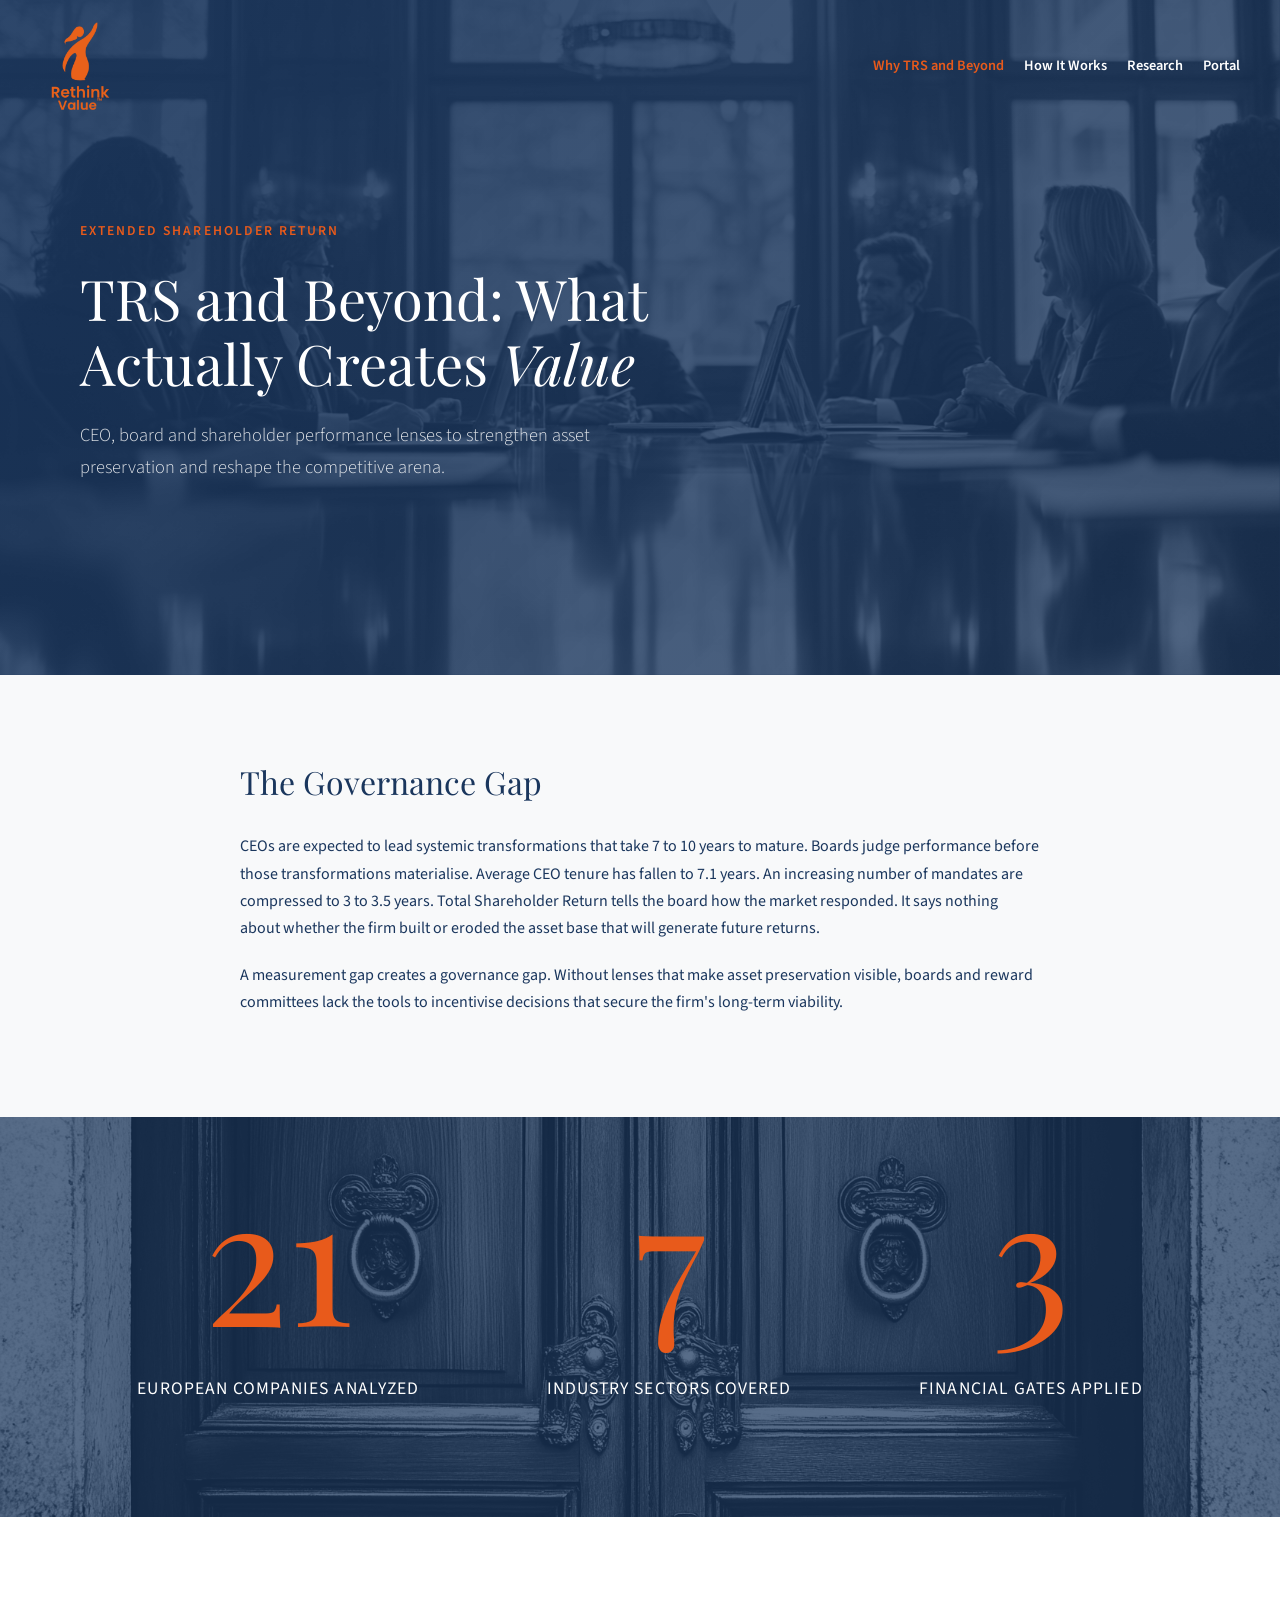
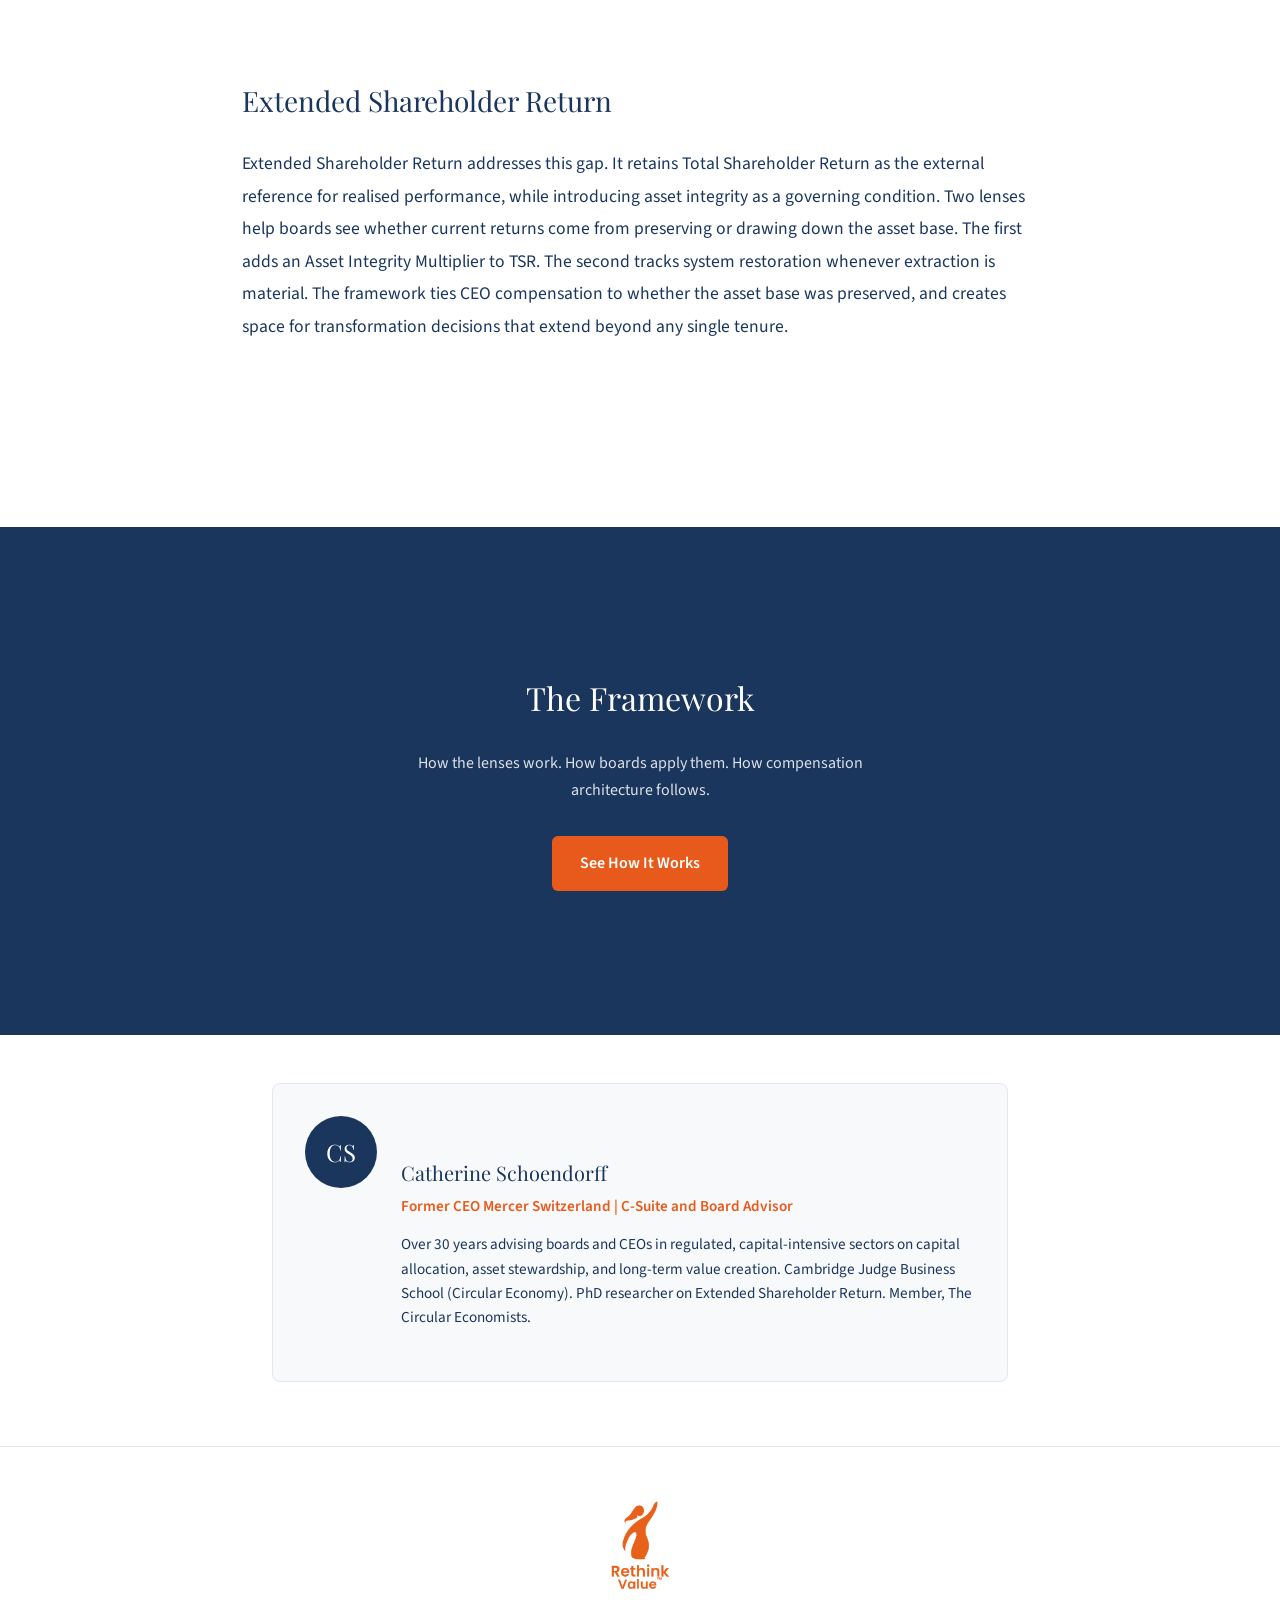
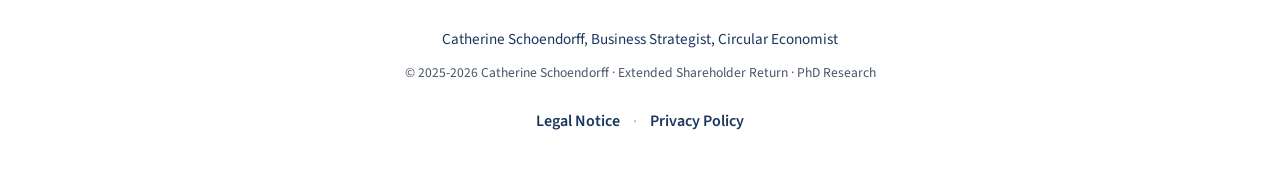
<file: index.html>
<!DOCTYPE html>
<html lang="en">
<head>
    <meta charset="UTF-8">
    <meta name="viewport" content="width=device-width, initial-scale=1.0">
    <title>Rethink Value™ | Extended Shareholder Return for CEOs and Boards</title>
    <meta name="description" content="Extended Shareholder Return metrics that tie CEO compensation to long-term asset preservation. Built for boards measuring real competitive advantage.">
    <meta name="author" content="Catherine Schoendorff">
    
    <!-- SEO: Open Graph for LinkedIn/social sharing -->
    <meta property="og:title" content="Rethink Value™ | Extended Shareholder Return for CEOs and Boards">
    <meta property="og:description" content="Extended Shareholder Return metrics that tie CEO compensation to long-term asset preservation.">
    <meta property="og:type" content="website">
    <meta property="og:url" content="https://catherineschoendorff.github.io/tr2s-formulas-website/">
    <meta property="og:image" content="https://catherineschoendorff.github.io/tr2s-formulas-website/images/u7742118559_Corporate_board_meeting_in_a_classic_Zurich_board_72cc7290-ce93-4769-8830-04294963a5be_2.png">
    
    <!-- SEO: Twitter Card -->
    <meta name="twitter:card" content="summary_large_image">
    <meta name="twitter:title" content="Rethink Value™ | Extended Shareholder Return for CEOs and Boards">
    <meta name="twitter:description" content="Extended Shareholder Return metrics that tie CEO compensation to long-term asset preservation.">
    
    <!-- SEO: Canonical URL -->
    <link rel="canonical" href="https://catherineschoendorff.github.io/tr2s-formulas-website/">
    
    <!-- SEO: Schema.org JSON-LD for E-E-A-T -->
    <script type="application/ld+json">
    {
        "@context": "https://schema.org",
        "@type": "WebSite",
        "name": "Rethink Value™",
        "description": "Extended Shareholder Return framework for CEOs and boards measuring long-term asset preservation and competitive advantage.",
        "url": "https://catherineschoendorff.github.io/tr2s-formulas-website/",
        "author": {
            "@type": "Person",
            "name": "Catherine Schoendorff",
            "jobTitle": "C-Suite and Board Advisor, Capital Stewardship",
            "description": "Former CEO of Mercer Switzerland. Over 30 years advising boards and CEOs in regulated, capital-intensive sectors on capital allocation, asset stewardship, and long-term value creation. PhD researcher on Extended Shareholder Return.",
            "sameAs": "https://www.linkedin.com/in/ceo-strategic-advisor",
            "alumniOf": [
                {
                    "@type": "EducationalOrganization",
                    "name": "Cambridge Judge Business School",
                    "department": "Circular Economy and Sustainability Strategies"
                },
                {
                    "@type": "EducationalOrganization",
                    "name": "POBS Fernstudium",
                    "department": "Doctoral Research Program, Business Administration"
                }
            ],
            "memberOf": {
                "@type": "Organization",
                "name": "The Circular Economists"
            },
            "knowsAbout": ["Capital Stewardship", "Board-Level Strategy", "Strategic Governance", "Asset Stewardship", "Regulated Environments", "CEO Compensation", "Circular Economy"]
        }
    }
    </script>
    
    <!-- Fonts -->
    <link rel="preconnect" href="https://fonts.googleapis.com">
    <link rel="preconnect" href="https://fonts.gstatic.com" crossorigin>
    <link href="https://fonts.googleapis.com/css2?family=Playfair+Display:ital,wght@0,400;0,500;1,400;1,500&family=Source+Sans+3:wght@400;600&display=swap" rel="stylesheet">
    
    <style>
        :root {
            --navy: #1a365d;
            --orange: #E85A1B;
            --white: #ffffff;
            --bg-light: #f8f9fa;
            --border: #e2e8f0;
            --text: #1a365d;
            --text-light: #4a5568;
        }

        * {
            margin: 0;
            padding: 0;
            box-sizing: border-box;
        }

        html {
            scroll-behavior: smooth;
        }

        body {
            font-family: 'Source Sans 3', sans-serif;
            color: var(--text);
            line-height: 1.7;
            background: var(--white);
        }

        /* Navigation */
        nav {
            position: fixed;
            top: 0;
            left: 0;
            right: 0;
            z-index: 100;
            padding: 1rem 2rem;
            background: transparent;
            transition: background 0.3s ease, box-shadow 0.3s ease;
        }

        nav.scrolled {
            background: var(--white);
            box-shadow: 0 2px 10px rgba(0,0,0,0.1);
        }

        .nav-inner {
            max-width: 1200px;
            margin: 0 auto;
            display: flex;
            justify-content: space-between;
            align-items: center;
        }

        .logo {
            display: flex;
            align-items: center;
            gap: 0.75rem;
            text-decoration: none;
        }

        .logo-icon {
            width: 80px;
            height: auto;
        }

        .nav-links {
            display: flex;
            list-style: none;
            gap: 1.25rem;
        }

        .nav-links a {
            text-decoration: none;
            color: var(--white);
            font-weight: 600;
            font-size: 0.9rem;
            transition: color 0.3s ease;
            white-space: nowrap;
        }

        /* Hide mobile CTA on desktop */
        .nav-cta-item {
            display: none;
        }

        nav.scrolled .nav-links a {
            color: var(--navy);
        }

        .nav-links a:hover,
        .nav-links a.active {
            color: var(--orange);
        }

        /* Hamburger Menu */
        .nav-toggle {
            display: none;
            flex-direction: column;
            justify-content: center;
            gap: 5px;
            width: 30px;
            height: 30px;
            background: none;
            border: none;
            cursor: pointer;
            padding: 0;
        }

        .nav-toggle span {
            display: block;
            width: 100%;
            height: 2px;
            background: var(--white);
            transition: all 0.3s ease;
        }

        nav.scrolled .nav-toggle span {
            background: var(--navy);
        }

        /* Hero */
        .hero {
            position: relative;
            width: 100%;
            height: 75vh;
            min-height: 500px;
            overflow: hidden;
        }

        .hero-bg {
            position: absolute;
            top: 0;
            left: 0;
            width: 100%;
            height: 100%;
            z-index: 0;
            background: #2d3748;
            overflow: hidden;
        }

        @-webkit-keyframes slowZoom {
            0%   { -webkit-transform: scale(1.0); transform: scale(1.0); }
            100% { -webkit-transform: scale(1.3); transform: scale(1.3); }
        }

        @keyframes slowZoom {
            0%   { transform: scale(1.0); }
            100% { transform: scale(1.3); }
        }

        .hero-bg img {
            width: 100%;
            height: 100%;
            object-fit: cover;
            object-position: center center;
            filter: grayscale(100%);
            -webkit-filter: grayscale(100%);
            transform-origin: center center;
            -webkit-animation: slowZoom 20s ease-in-out infinite alternate;
            animation: slowZoom 20s ease-in-out infinite alternate;
            will-change: transform;
        }

        .hero-overlay {
            position: absolute;
            top: 0;
            left: 0;
            width: 100%;
            height: 100%;
            background: linear-gradient(135deg, rgba(26,54,93,0.92) 0%, rgba(26,54,93,0.75) 100%);
            z-index: 1;
        }

        .hero-content {
            position: relative;
            z-index: 3;
            height: 100%;
            display: flex;
            flex-direction: column;
            justify-content: center;
            max-width: 700px;
            padding: 6rem 3rem 3rem;
        }

        @media (max-width: 900px) {
            .hero-content {
                justify-content: flex-start;
                padding-top: 140px;
            }
        }

        @-webkit-keyframes fadeInUp {
            0% { 
                opacity: 0; 
                -webkit-transform: translateY(30px);
                transform: translateY(30px); 
            }
            100% { 
                opacity: 1; 
                -webkit-transform: translateY(0);
                transform: translateY(0); 
            }
        }

        @keyframes fadeInUp {
            0% { 
                opacity: 0; 
                transform: translateY(30px); 
            }
            100% { 
                opacity: 1; 
                transform: translateY(0); 
            }
        }

        .hero-label {
            display: inline-block;
            font-size: 0.85rem;
            font-weight: 600;
            letter-spacing: 0.15em;
            text-transform: uppercase;
            color: var(--orange);
            margin-bottom: 1.5rem;
            opacity: 0;
            -webkit-animation: fadeInUp 1s ease forwards;
            animation: fadeInUp 1s ease forwards;
            animation-delay: 0.3s;
        }

        .hero h1 {
            font-family: 'Playfair Display', serif;
            font-size: clamp(2.5rem, 5vw, 3.5rem);
            font-weight: 400;
            line-height: 1.15;
            color: #ffffff;
            margin-bottom: 1.5rem;
            opacity: 0;
            animation: fadeInUp 1s ease-out 0.8s forwards;
        }

        .hero h1 em {
            font-style: italic;
        }

        .hero-intro {
            font-family: 'Source Sans 3', sans-serif;
            font-size: 1.15rem;
            font-weight: 300;
            line-height: 1.75;
            color: rgba(255, 255, 255, 0.85);
            max-width: 550px;
            opacity: 0;
            animation: fadeInUp 1s ease-out 1.1s forwards;
        }

        .hero-cta {
            display: flex;
            gap: 1rem;
            justify-content: center;
            flex-wrap: wrap;
        }

        .btn {
            display: inline-flex;
            align-items: center;
            gap: 0.5rem;
            padding: 0.875rem 1.75rem;
            font-family: 'Source Sans 3', sans-serif;
            font-size: 1rem;
            font-weight: 600;
            text-decoration: none;
            border-radius: 6px;
            transition: all 0.2s ease;
        }

        .btn-primary {
            background: var(--orange);
            color: var(--white);
        }

        .btn-primary:hover {
            background: #d14f15;
            transform: translateY(-2px);
        }

        .btn-secondary {
            background: transparent;
            color: var(--white);
            border: 2px solid var(--white);
        }

        .btn-secondary:hover {
            background: var(--white);
            color: var(--navy);
        }

        /* Sections */
        section {
            padding: 5rem 2rem;
        }

        .section-inner {
            max-width: 800px;
            margin: 0 auto;
        }

        .section-alt {
            background: var(--bg-light);
        }

        h2 {
            font-family: 'Playfair Display', serif;
            font-size: 2rem;
            font-weight: 400;
            color: var(--navy);
            margin-bottom: 1.5rem;
        }

        h3 {
            font-family: 'Playfair Display', serif;
            font-size: 1.5rem;
            font-weight: 400;
            color: var(--navy);
            margin: 2.5rem 0 1rem;
        }

        p {
            margin-bottom: 1.25rem;
            color: var(--text);
        }

        p strong {
            color: var(--navy);
        }

        /* Framework Cards */
        .framework-grid {
            display: grid;
            grid-template-columns: repeat(3, 1fr);
            gap: 1.5rem;
            margin: 3rem 0;
        }

        .framework-card {
            background: var(--navy);
            color: var(--white);
            padding: 2rem;
            border-radius: 8px;
            text-align: center;
        }

        .framework-card .label {
            font-size: 0.75rem;
            text-transform: uppercase;
            letter-spacing: 0.1em;
            opacity: 0.7;
            margin-bottom: 0.5rem;
        }

        .framework-card h3 {
            font-family: 'Playfair Display', serif;
            font-size: 2.5rem;
            color: var(--white);
            margin: 0.5rem 0;
        }

        .framework-card .highlight {
            color: var(--orange);
            font-weight: 600;
            font-size: 0.95rem;
            margin-bottom: 1rem;
        }

        .framework-card p {
            color: rgba(255,255,255,0.85);
            font-size: 0.95rem;
            margin-bottom: 0;
        }

        /* Highlight Box */
        .highlight-box {
            background: linear-gradient(135deg, rgba(26,54,93,0.08) 0%, rgba(232,90,27,0.08) 100%);
            border-left: 4px solid var(--orange);
            border-radius: 0 8px 8px 0;
            padding: 1.5rem 2rem;
            margin: 2rem 0;
        }

        .highlight-box p {
            margin-bottom: 0;
            font-weight: 600;
            font-size: 1.1rem;
            color: var(--navy);
            font-family: 'Playfair Display', serif;
            font-style: italic;
        }

        /* Figures */
        .figure {
            margin: 3rem 0;
            text-align: center;
        }

        .figure img {
            max-width: 100%;
            height: auto;
            border-radius: 8px;
            box-shadow: 0 4px 20px rgba(0,0,0,0.1);
        }

        .figure-caption {
            margin-top: 1rem;
            font-size: 0.9rem;
            color: var(--text-light);
            font-style: italic;
        }

        /* Image Break */
        .image-break {
            width: 100%;
            height: 400px;
            overflow: hidden;
        }

        .image-break img {
            width: 100%;
            height: 100%;
            object-fit: cover;
            filter: grayscale(100%);
        }

        .image-break-overlay {
            position: relative;
        }

        .image-break-navy-overlay {
            position: absolute;
            top: 0;
            left: 0;
            width: 100%;
            height: 100%;
            background: rgba(26, 54, 93, 0.72);
            pointer-events: none;
        }

        /* Stats on Doors Overlay */
        .doors-stats {
            position: absolute;
            top: 0;
            left: 0;
            right: 0;
            bottom: 18%;
            display: flex;
            align-items: center;
            justify-content: center;
            gap: 8rem;
            z-index: 3;
        }
        .doors-stat {
            text-align: center;
        }
        .doors-stat-number {
            font-family: 'Playfair Display', serif;
            font-size: clamp(5rem, 15vw, 11rem);
            color: #E85A1B;
            line-height: 1.1;
            display: block;
        }
        .doors-stat-label {
            font-family: 'Source Sans 3', sans-serif;
            font-size: clamp(0.85rem, 1.4vw, 1.1rem);
            color: #ffffff;
            margin-top: 1.4rem;
            letter-spacing: 0.06em;
            text-transform: uppercase;
            display: block;
        }

        /* Stats */
        .stats-grid {
            display: grid;
            grid-template-columns: repeat(3, 1fr);
            gap: 2rem;
            text-align: center;
            padding: 3rem 0;
        }

        .stat-number {
            font-family: 'Playfair Display', serif;
            font-size: 3.5rem;
            color: var(--orange);
            line-height: 1;
            margin-bottom: 0.5rem;
        }

        .stat-label {
            font-size: 0.95rem;
            color: var(--text-light);
        }

        /* CTA Section */
        .cta-section {
            background: var(--navy);
            color: var(--white);
            text-align: center;
        }

        .cta-section h2 {
            color: var(--white);
        }

        .cta-section p {
            color: rgba(255,255,255,0.85);
            max-width: 500px;
            margin: 0 auto 2rem;
        }

        /* Footer */
        footer {
            background: var(--white);
            border-top: 1px solid var(--border);
            padding: 3rem 2rem;
            text-align: center;
        }

        .footer-legal {
            margin-bottom: 1.5rem;
            font-size: 1rem;
            color: var(--navy);
        }

        .footer-legal a {
            color: var(--navy);
            text-decoration: none;
            font-weight: 600;
            transition: color 0.2s;
        }

        .footer-legal a:hover {
            color: var(--orange);
        }

        .footer-legal span {
            margin: 0 0.6rem;
            color: #a0aec0;
        }

        .footer-logo {
            display: flex;
            flex-direction: column;
            align-items: center;
            gap: 0.25rem;
            margin-bottom: 1.5rem;
        }

        .footer-logo img {
            width: 80px;
            height: auto;
            margin-bottom: 0.5rem;
        }

        .footer-author {
            font-size: 0.95rem;
            color: var(--text);
            margin-bottom: 0.5rem;
        }

        .footer-meta {
            font-size: 0.85rem;
            color: var(--text-light);
        }


        /* Mobile */
        @media (max-width: 900px) {
            nav {
                padding: 1rem 1.5rem;
            }

            .logo-icon {
                width: 60px;
            }

            .logo {
                z-index: 1001;
            }

            .nav-toggle {
                display: flex;
                z-index: 1001;
            }

            .nav-links {
                position: fixed;
                top: 0;
                right: -100%;
                width: 280px;
                height: auto;
                max-height: 100vh;
                flex-direction: column;
                background: var(--navy);
                padding: 5rem 2rem 2.5rem;
                gap: 0;
                transition: right 0.3s ease;
                box-shadow: -5px 0 20px rgba(0,0,0,0.2);
                border-radius: 0 0 0 12px;
            }

            .nav-links.open {
                right: 0;
            }

            .nav-links li {
                border-bottom: 1px solid rgba(255,255,255,0.1);
            }

            .nav-links a {
                display: block;
                padding: 1rem 0;
                color: var(--white) !important;
                font-size: 1.1rem;
            }

            .nav-links a:hover,
            .nav-links a.active {
                color: var(--orange) !important;
            }

            /* Mobile Nav CTA Button */
            .nav-cta-item {
                display: block !important;
                border-bottom: none !important;
                padding-top: 1.5rem;
                margin-top: 0.5rem;
            }

            .nav-cta-button {
                display: block;
                background: var(--orange) !important;
                color: var(--white) !important;
                padding: 1rem 2rem !important;
                border-radius: 8px;
                text-align: center;
                font-weight: 600;
                font-size: 1.1rem;
            }

            .nav-cta-button:hover {
                background: #d14f15 !important;
                color: var(--white) !important;
            }

            /* Hamburger animation when open */
            .nav-toggle.open span:nth-child(1) {
                transform: rotate(45deg) translate(5px, 5px);
            }

            .nav-toggle.open span:nth-child(2) {
                opacity: 0;
            }

            .nav-toggle.open span:nth-child(3) {
                transform: rotate(-45deg) translate(5px, -5px);
            }

            .hero h1 {
                font-size: 2.25rem;
            }

            .hero-intro {
                font-size: 1.1rem;
            }

            .hero {
                height: auto;
                min-height: 100vh;
            }

            .hero-content {
                padding: 120px 1.5rem 3rem;
            }

            .framework-grid,
            .stats-grid {
                grid-template-columns: 1fr;
            }

            h2 {
                font-size: 1.75rem;
            }

            section {
                padding: 3rem 1.5rem;
            }

            /* Stats on Doors - Mobile */
            .doors-stats {
                flex-direction: column;
                gap: 2rem;
                bottom: 10%;
            }

            .doors-stat-number {
                font-size: 3.5rem;
            }

            .doors-stat-label {
                font-size: 0.75rem;
            }
        }

        /* Author Section (E-E-A-T) */
        .author-section {
            max-width: 800px;
            margin: 0 auto;
            padding: 3rem 2rem 4rem;
        }

        .author-card {
            background: #f8f9fa;
            border: 1px solid var(--border);
            border-radius: 8px;
            padding: 2rem;
            display: flex;
            gap: 1.5rem;
            align-items: flex-start;
        }

        .author-avatar {
            width: 72px;
            height: 72px;
            border-radius: 50%;
            background: var(--navy);
            display: flex;
            align-items: center;
            justify-content: center;
            flex-shrink: 0;
        }

        .author-avatar span {
            font-family: 'Playfair Display', serif;
            font-size: 1.5rem;
            color: var(--white);
        }

        .author-info h3 {
            font-family: 'Playfair Display', serif;
            font-size: 1.25rem;
            font-weight: 400;
            color: var(--navy);
            margin-bottom: 0.25rem;
        }

        .author-title {
            font-size: 0.95rem;
            color: var(--orange);
            font-weight: 600;
            margin-bottom: 0.75rem;
        }

        .author-bio {
            font-size: 0.95rem;
            line-height: 1.6;
            color: var(--navy);
        }

        @media (max-width: 600px) {
            .author-card {
                flex-direction: column;
                text-align: center;
                align-items: center;
            }

            .hero h1 {
                font-size: 1.85rem;
            }

            .hero-intro {
                font-size: 1rem;
                line-height: 1.6;
            }

            .hero-label {
                font-size: 0.7rem;
            }

            .hero-content {
                padding: 100px 1.25rem 2rem;
            }
        }
    </style>
</head>
<body>
    <!-- Navigation -->
    <nav id="nav">
        <div class="nav-inner">
            <a href="index.html" class="logo">
                <img src="images/Rethink%20Value%20Logo%20Final.png" alt="Rethink Value" class="logo-icon">
            </a>
            <button class="nav-toggle" id="navToggle" aria-label="Toggle menu">
                <span></span>
                <span></span>
                <span></span>
            </button>
            <ul class="nav-links" id="navLinks">
                <li><a href="index.html" class="active">Why TRS and Beyond</a></li>
                <li><a href="formulas.html">How It Works</a></li>
                <li><a href="research.html">Research</a></li>
                <li><a href="portal.html">Portal</a></li>
                <li class="nav-cta-item"><a href="contact.html" class="nav-cta-button">Find Out More</a></li>
            </ul>
        </div>
    </nav>

    <!-- Hero -->
    <section class="hero">
        <div class="hero-bg">
            <img src="images/u7742118559_Corporate_board_meeting_in_a_classic_Zurich_board_72cc7290-ce93-4769-8830-04294963a5be_2.png" alt="Executive boardroom">
        </div>
        <div class="hero-overlay"></div>
        <div class="hero-content">
            <span class="hero-label">EXTENDED SHAREHOLDER RETURN</span>
            <h1>TRS and Beyond: What Actually Creates <em>Value</em></h1>
            <p class="hero-intro">CEO, board and shareholder performance lenses to strengthen asset preservation and reshape the competitive arena.</p>
        </div>
    </section>

    <!-- The Problem - One focused statement -->
    <section id="introduction" class="section-alt">
        <div class="section-inner editorial-intro">

            <h2 class="editorial-heading">The Governance Gap</h2>
            <p>CEOs are expected to lead systemic transformations that take 7 to 10 years to mature. Boards judge performance before those transformations materialise. Average CEO tenure has fallen to 7.1 years. An increasing number of mandates are compressed to 3 to 3.5 years. Total Shareholder Return tells the board how the market responded. It says nothing about whether the firm built or eroded the asset base that will generate future returns.</p>
            <p>A measurement gap creates a governance gap. Without lenses that make asset preservation visible, boards and reward committees lack the tools to incentivise decisions that secure the firm's long-term viability.</p>

        </div>
    </section>


    <!-- Doors Image Break -->
    <div class="image-break image-break-overlay">
        <img src="images/u7742118559_Detail_of_grand_wooden_double_doors_with_brass_ha_5fed3058-12bf-4ce0-a2aa-5bdc9b8b6dda_2.png" alt="Grand entrance doors">
        <div class="image-break-navy-overlay"></div>
        <div class="doors-stats">
            <div class="doors-stat">
                <div class="doors-stat-number">21</div>
                <div class="doors-stat-label">European companies analyzed</div>
            </div>
            <div class="doors-stat">
                <div class="doors-stat-number">7</div>
                <div class="doors-stat-label">Industry sectors covered</div>
            </div>
            <div class="doors-stat">
                <div class="doors-stat-number">3</div>
                <div class="doors-stat-label">Financial Gates Applied</div>
            </div>
        </div>
    </div>


    <!-- The Direction -->
    <section class="esr-bridge-section">
        <div class="section-inner" style="max-width: 860px; padding: 5rem 2rem;">
            <h2 class="editorial-heading" style="font-size: 1.75rem; margin-bottom: 1.5rem;">Extended Shareholder Return</h2>
            <p style="font-size: 1.1rem; line-height: 1.85; color: #1a365d; margin-bottom: 1.5rem;">Extended Shareholder Return addresses this gap. It retains Total Shareholder Return as the external reference for realised performance, while introducing asset integrity as a governing condition. Two lenses help boards see whether current returns come from preserving or drawing down the asset base. The first adds an Asset Integrity Multiplier to TSR. The second tracks system restoration whenever extraction is material. The framework ties CEO compensation to whether the asset base was preserved, and creates space for transformation decisions that extend beyond any single tenure.</p>
        </div>
    </section>

    <!-- CTA -->
    <section class="cta-section">
        <div class="section-inner" style="padding: 4rem 0;">
            <h2>The Framework</h2>
            <p>How the lenses work. How boards apply them. How compensation architecture follows.</p>
            <a href="formulas.html" class="btn btn-primary">See How It Works</a>
        </div>
    </section>

    <!-- Author Section (E-E-A-T Signal) -->
    <section class="author-section">
        <div class="author-card">
            <div class="author-avatar">
                <span>CS</span>
            </div>
            <div class="author-info">
                <h3>Catherine Schoendorff</h3>
                <p class="author-title">Former CEO Mercer Switzerland | C-Suite and Board Advisor</p>
                <p class="author-bio">Over 30 years advising boards and CEOs in regulated, capital-intensive sectors on capital allocation, asset stewardship, and long-term value creation. Cambridge Judge Business School (Circular Economy). PhD researcher on Extended Shareholder Return. Member, The Circular Economists.</p>
            </div>
        </div>
    </section>

    <!-- Footer -->
    <footer>
        <div class="footer-logo">
            <img src="images/Rethink%20Value%20Logo%20Final.png" alt="Rethink Value Logo">
        </div>
        <p class="footer-author">Catherine Schoendorff, Business Strategist, Circular Economist</p>
        <p class="footer-meta">© 2025-2026 Catherine Schoendorff · Extended Shareholder Return · PhD Research</p>
        <div class="footer-legal" style="margin-top: 1.5rem; margin-bottom: 0;">
            <a href="impressum.html">Legal Notice</a>
            <span>·</span>
            <a href="datenschutz.html">Privacy Policy</a>
        </div>
    </footer>

    <script>
        // Navigation scroll effect
        const nav = document.getElementById('nav');
        window.addEventListener('scroll', () => {
            if (window.scrollY > 20) {
                nav.classList.add('scrolled');
            } else {
                nav.classList.remove('scrolled');
            }
        });

        // Mobile menu toggle
        const navToggle = document.getElementById('navToggle');
        const navLinks = document.getElementById('navLinks');

        navToggle.addEventListener('click', function() {
            navToggle.classList.toggle('open');
            navLinks.classList.toggle('open');
        });

        // Close menu when clicking a link
        navLinks.querySelectorAll('a').forEach(link => {
            link.addEventListener('click', () => {
                navToggle.classList.remove('open');
                navLinks.classList.remove('open');
            });
        });
    </script>
</body>
</html>
</file>
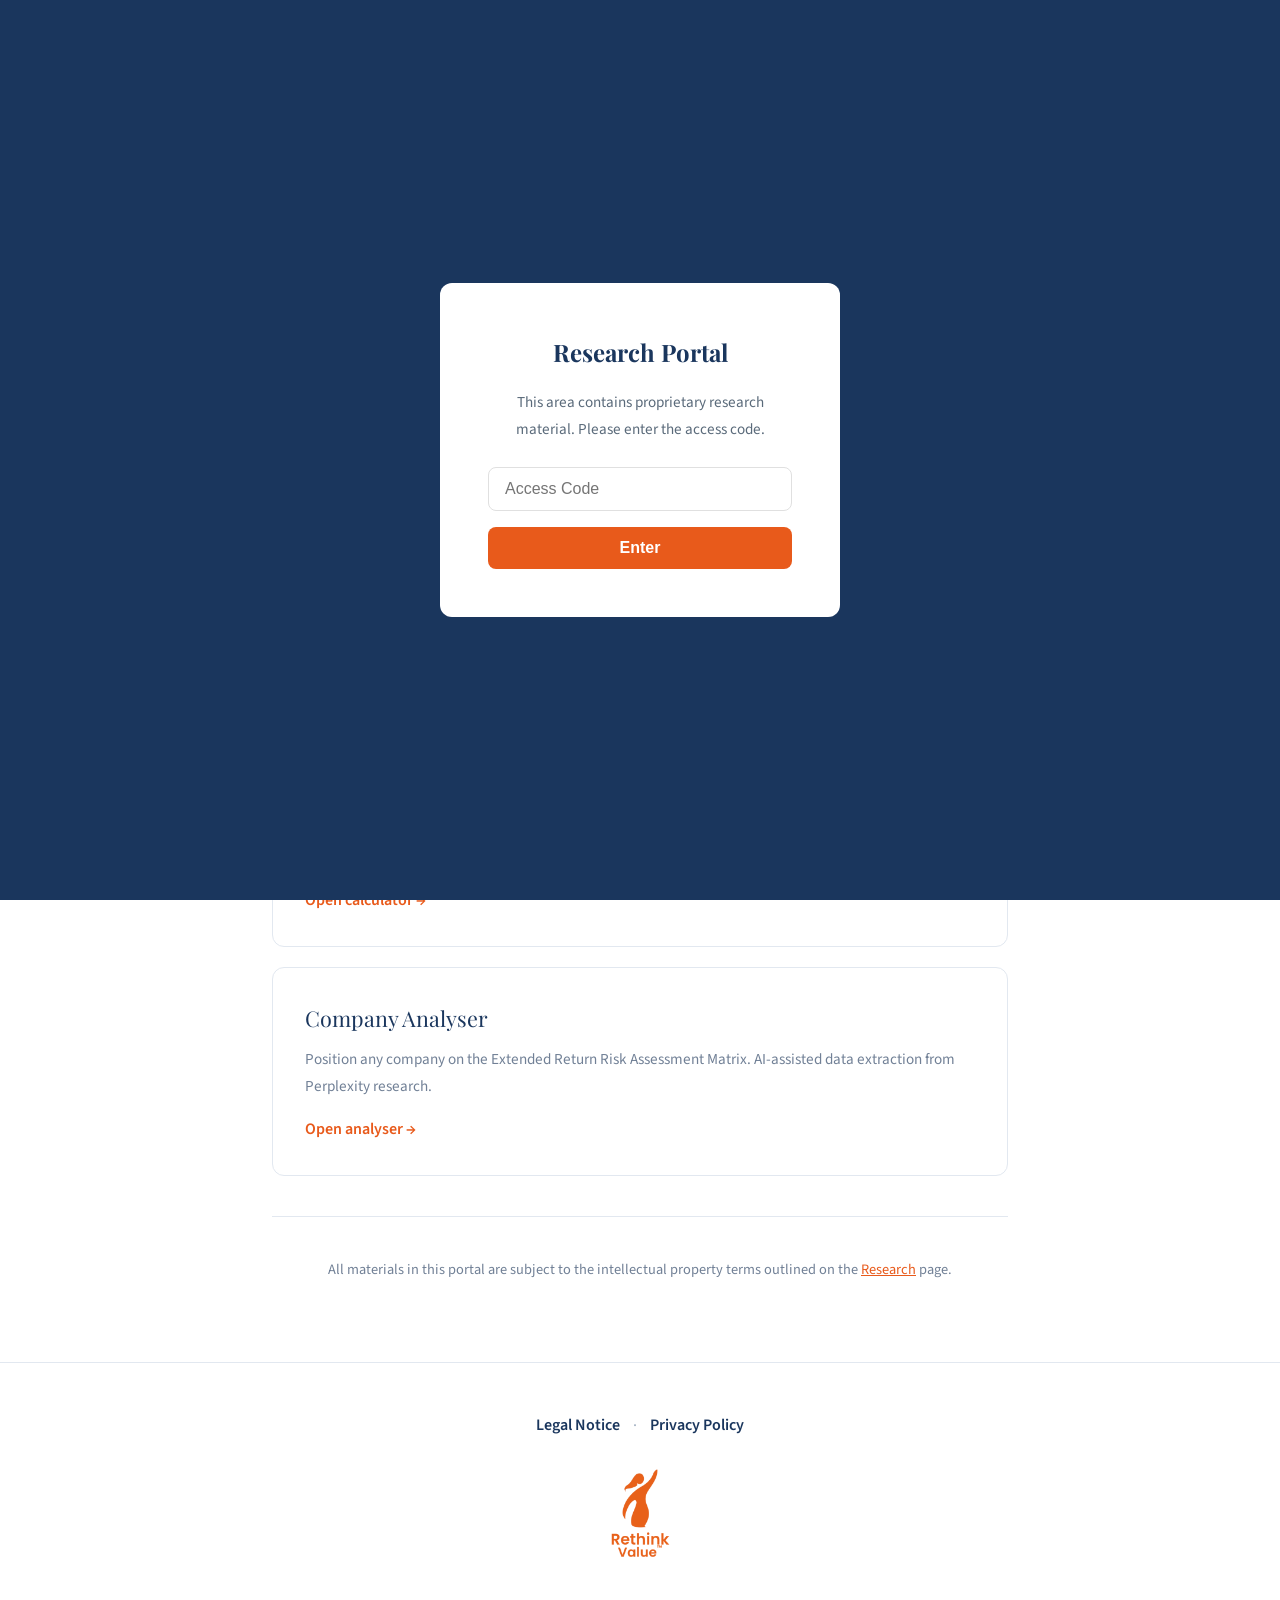
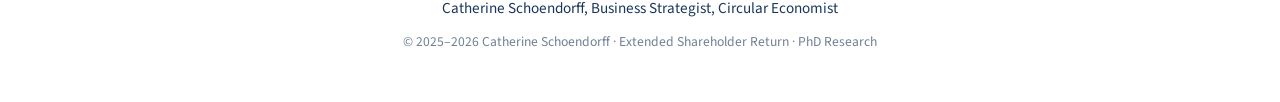
<file: analyzer.html>
<!DOCTYPE html>
<html lang="en">
<head>
    <meta charset="UTF-8">
    <meta name="viewport" content="width=device-width, initial-scale=1.0">
    <title>Company Analyzer | Rethink Value™</title>
    <link rel="preconnect" href="https://fonts.googleapis.com">
    <link rel="preconnect" href="https://fonts.gstatic.com" crossorigin>
    <link href="https://fonts.googleapis.com/css2?family=Playfair+Display:ital,wght@0,400;0,500;0,600;1,400;1,500&family=Source+Sans+3:wght@300;400;500;600&display=swap" rel="stylesheet">
    <style>
        :root {
            --color-brand: #1a365d;
            --color-orange: #E85A1B;
            --color-white: #ffffff;
            --color-bg: #faf9f7;
            --color-text-light: #64748b;
            --color-border: #e2e8f0;
            --font-display: 'Playfair Display', Georgia, serif;
            --font-body: 'Source Sans 3', -apple-system, BlinkMacSystemFont, sans-serif;
        }

        * { margin: 0; padding: 0; box-sizing: border-box; }

        body {
            font-family: var(--font-body);
            background-color: var(--color-bg);
            color: var(--color-brand);
            line-height: 1.7;
        }

        /* Navigation */
        nav {
            position: fixed;
            top: 0;
            left: 0;
            right: 0;
            padding: 1.25rem 2rem;
            z-index: 1000;
            background: transparent;
            transition: background 0.3s ease, box-shadow 0.3s ease;
        }

        nav.scrolled {
            background: var(--color-white);
            box-shadow: 0 2px 10px rgba(0,0,0,0.1);
        }

        .nav-inner {
            max-width: 1200px;
            margin: 0 auto;
            display: flex;
            justify-content: space-between;
            align-items: center;
        }

        .logo {
            display: flex;
            align-items: center;
            text-decoration: none;
        }

        .logo-icon {
            width: 80px;
            height: auto;
        }

        .nav-links {
            display: flex;
            list-style: none;
            gap: 1.25rem;
        }

        .nav-links a {
            text-decoration: none;
            color: rgba(255, 255, 255, 0.9);
            font-weight: 600;
            font-size: 0.9rem;
            transition: color 0.2s;
        }

        nav.scrolled .nav-links a {
            color: var(--color-brand);
        }

        .nav-links a:hover,
        .nav-links a.active {
            color: var(--color-orange);
        }

        /* Hamburger */
        .nav-toggle {
            display: none;
            flex-direction: column;
            gap: 5px;
            background: none;
            border: none;
            cursor: pointer;
            padding: 0;
        }

        .nav-toggle span {
            display: block;
            width: 28px;
            height: 2px;
            background: var(--color-white);
            transition: all 0.3s ease;
        }

        nav.scrolled .nav-toggle span {
            background: var(--color-brand);
        }

        @media (max-width: 900px) {
            .nav-toggle { display: flex; }
            .nav-links {
                position: fixed;
                top: 0;
                right: -100%;
                width: 280px;
                height: auto;
                flex-direction: column;
                background: var(--color-brand);
                padding: 5rem 2rem 2.5rem;
                gap: 0;
                transition: right 0.3s ease;
                box-shadow: -5px 0 20px rgba(0,0,0,0.2);
            }
            .nav-links.open { right: 0; }
            .nav-links li { border-bottom: 1px solid rgba(255,255,255,0.1); }
            .nav-links a {
                display: block;
                padding: 1rem 0;
                color: var(--color-white) !important;
            }
            .nav-toggle.open span:nth-child(1) { transform: rotate(45deg) translate(5px, 5px); }
            .nav-toggle.open span:nth-child(2) { opacity: 0; }
            .nav-toggle.open span:nth-child(3) { transform: rotate(-45deg) translate(5px, -5px); }
        }

        /* Hero */
        .hero {
            position: relative;
            width: 100%;
            height: 50vh;
            min-height: 350px;
            overflow: hidden;
        }

        .hero-background {
            position: absolute;
            top: 0;
            left: 0;
            width: 100%;
            height: 100%;
            z-index: 1;
        }

        .hero-background img {
            width: 100%;
            height: 100%;
            object-fit: cover;
            filter: grayscale(100%);
            transform: scale(1);
            transform-origin: center center;
            animation: slowZoom 25s ease-out forwards;
        }

        @keyframes slowZoom {
            0% { transform: scale(1.0); }
            100% { transform: scale(1.15); }
        }

        .hero-overlay {
            position: absolute;
            top: 0;
            left: 0;
            width: 100%;
            height: 100%;
            background: linear-gradient(135deg, rgba(26,54,93,0.88) 0%, rgba(26,54,93,0.75) 40%, rgba(26,54,93,0.55) 100%);
            z-index: 2;
        }

        .hero-content {
            position: relative;
            z-index: 3;
            height: 100%;
            display: flex;
            flex-direction: column;
            justify-content: center;
            max-width: 700px;
            padding: 6rem 3rem 3rem;
        }

        @media (max-width: 900px) {
            .hero-content {
                justify-content: flex-start;
                padding: 7rem 1.5rem 2rem;
            }
        }

        .category {
            font-size: 0.75rem;
            font-weight: 600;
            letter-spacing: 0.2em;
            text-transform: uppercase;
            color: var(--color-orange);
            margin-bottom: 1rem;
        }

        .hero-content h1 {
            font-family: var(--font-display);
            font-size: clamp(2rem, 4vw, 2.75rem);
            font-weight: 400;
            line-height: 1.2;
            color: var(--color-white);
            margin-bottom: 1rem;
        }

        .hero-content h1 em { font-style: italic; }

        .hero-intro {
            font-size: 1.1rem;
            color: rgba(255,255,255,0.85);
            max-width: 550px;
        }

        /* Main Content */
        main {
            background: var(--color-white);
        }

        .content {
            max-width: 1100px;
            margin: 0 auto;
            padding: 4rem 2rem;
        }

        /* Two Column Layout */
        .analyzer-grid {
            display: grid;
            grid-template-columns: 1fr 1fr;
            gap: 3rem;
        }

        @media (max-width: 900px) {
            .analyzer-grid {
                grid-template-columns: 1fr;
            }
        }

        /* Input Panel */
        .input-panel {
            background: #f8f9fa;
            border: 1px solid var(--color-border);
            border-radius: 12px;
            padding: 2rem;
        }

        .panel-title {
            font-family: var(--font-display);
            font-size: 1.35rem;
            color: var(--color-brand);
            margin-bottom: 1.5rem;
        }

        .step {
            margin-bottom: 2rem;
        }

        .step-header {
            display: flex;
            align-items: center;
            gap: 0.75rem;
            margin-bottom: 1rem;
        }

        .step-number {
            width: 28px;
            height: 28px;
            background: var(--color-orange);
            color: white;
            border-radius: 50%;
            display: flex;
            align-items: center;
            justify-content: center;
            font-weight: 600;
            font-size: 0.85rem;
        }

        .step-title {
            font-weight: 600;
            color: var(--color-brand);
        }

        .form-group {
            margin-bottom: 1rem;
        }

        label {
            display: block;
            font-size: 0.9rem;
            font-weight: 600;
            color: var(--color-brand);
            margin-bottom: 0.5rem;
        }

        input, select, textarea {
            width: 100%;
            padding: 0.75rem 1rem;
            border: 1px solid var(--color-border);
            border-radius: 6px;
            font-family: var(--font-body);
            font-size: 1rem;
            color: var(--color-brand);
            background: var(--color-white);
            transition: border-color 0.2s;
        }

        input:focus, select:focus, textarea:focus {
            outline: none;
            border-color: var(--color-orange);
        }

        textarea {
            min-height: 120px;
            resize: vertical;
        }

        .input-row {
            display: grid;
            grid-template-columns: 1fr 1fr;
            gap: 1rem;
        }

        @media (max-width: 500px) {
            .input-row {
                grid-template-columns: 1fr;
            }
        }

        .input-hint {
            font-size: 0.8rem;
            color: var(--color-text-light);
            margin-top: 0.25rem;
        }

        /* Prompt Box */
        .prompt-box {
            background: var(--color-brand);
            color: white;
            padding: 1.25rem;
            border-radius: 8px;
            font-size: 0.85rem;
            line-height: 1.6;
            margin-bottom: 1rem;
            max-height: 200px;
            overflow-y: auto;
        }

        .copy-btn {
            display: inline-flex;
            align-items: center;
            gap: 0.5rem;
            background: var(--color-orange);
            color: white;
            border: none;
            padding: 0.6rem 1.25rem;
            border-radius: 6px;
            font-weight: 600;
            font-size: 0.9rem;
            cursor: pointer;
            transition: background 0.2s;
        }

        .copy-btn:hover {
            background: #d14e15;
        }

        .copy-btn.copied {
            background: #22c55e;
        }

        /* Analyze Button */
        .analyze-btn {
            width: 100%;
            background: var(--color-brand);
            color: white;
            border: none;
            padding: 1rem;
            border-radius: 8px;
            font-family: var(--font-body);
            font-size: 1.1rem;
            font-weight: 600;
            cursor: pointer;
            transition: background 0.2s, transform 0.2s;
        }

        .analyze-btn:hover {
            background: #2d4a6f;
            transform: translateY(-1px);
        }

        .analyze-btn:disabled {
            background: #94a3b8;
            cursor: not-allowed;
            transform: none;
        }

        /* Results Panel */
        .results-panel {
            position: sticky;
            top: 100px;
        }

        @media (max-width: 900px) {
            .results-panel {
                position: static;
            }
        }

        .matrix-container {
            background: var(--color-brand);
            border-radius: 12px;
            padding: 1.5rem;
            margin-bottom: 1.5rem;
        }

        .matrix-svg {
            width: 100%;
            height: auto;
        }

        /* Results Cards */
        .results-cards {
            display: flex;
            flex-direction: column;
            gap: 1rem;
        }

        .result-card {
            background: #f8f9fa;
            border: 1px solid var(--color-border);
            border-radius: 8px;
            padding: 1.25rem;
        }

        .result-card.highlight {
            border-color: var(--color-orange);
            border-width: 2px;
        }

        .result-label {
            font-size: 0.8rem;
            font-weight: 600;
            text-transform: uppercase;
            letter-spacing: 0.05em;
            color: var(--color-text-light);
            margin-bottom: 0.25rem;
        }

        .result-value {
            font-family: var(--font-display);
            font-size: 1.5rem;
            color: var(--color-brand);
        }

        .result-value.pass { color: #22c55e; }
        .result-value.fail { color: var(--color-orange); }

        .result-description {
            font-size: 0.9rem;
            color: var(--color-text-light);
            margin-top: 0.5rem;
        }

        /* Gate Status */
        .gates-grid {
            display: grid;
            grid-template-columns: repeat(3, 1fr);
            gap: 0.75rem;
            margin-top: 0.75rem;
        }

        .gate-item {
            text-align: center;
            padding: 0.75rem;
            background: white;
            border-radius: 6px;
        }

        .gate-icon {
            font-size: 1.25rem;
            margin-bottom: 0.25rem;
        }

        .gate-icon.pass { color: var(--color-brand); }
        .gate-icon.fail { color: var(--color-orange); }

        .gate-name {
            font-size: 0.75rem;
            color: var(--color-text-light);
        }

        /* Quadrant Badge */
        .quadrant-badge {
            display: inline-block;
            padding: 0.5rem 1rem;
            border-radius: 20px;
            font-weight: 600;
            font-size: 0.9rem;
        }

        .quadrant-badge.stewards { background: rgba(34,197,94,0.15); color: #16a34a; }
        .quadrant-badge.underpriced { background: rgba(59,130,246,0.15); color: #2563eb; }
        .quadrant-badge.trap { background: rgba(232,90,27,0.15); color: var(--color-orange); }
        .quadrant-badge.deathzone { background: rgba(239,68,68,0.15); color: #dc2626; }

        /* Vulnerability Indicator */
        .vulnerability-dot {
            display: inline-block;
            width: 14px;
            height: 14px;
            border-radius: 50%;
            margin-right: 0.5rem;
            vertical-align: middle;
        }

        .vulnerability-dot.low {
            background: white;
            border: 2px solid var(--color-brand);
        }

        .vulnerability-dot.medium {
            background: white;
            box-shadow: 0 0 0 3px var(--color-orange);
        }

        .vulnerability-dot.high {
            background: var(--color-orange);
        }

        /* Placeholder State */
        .placeholder-state {
            text-align: center;
            padding: 3rem 2rem;
            color: var(--color-text-light);
        }

        .placeholder-state svg {
            width: 64px;
            height: 64px;
            margin-bottom: 1rem;
            opacity: 0.5;
        }

        /* Research Findings Summary */
        .findings-summary {
            background: #f8f9fa;
            border: 1px solid var(--color-border);
            border-radius: 8px;
            padding: 1.5rem;
            margin-bottom: 1.5rem;
        }

        .findings-title {
            font-family: var(--font-display);
            font-size: 1.1rem;
            color: var(--color-brand);
            margin-bottom: 1rem;
            padding-bottom: 0.75rem;
            border-bottom: 1px solid var(--color-border);
        }

        .findings-grid {
            display: grid;
            grid-template-columns: 1fr 1fr;
            gap: 1rem;
        }

        @media (max-width: 500px) {
            .findings-grid {
                grid-template-columns: 1fr;
            }
        }

        .finding-item {
            padding: 0.75rem;
            background: white;
            border-radius: 6px;
            border-left: 3px solid var(--color-orange);
        }

        .finding-label {
            font-size: 0.75rem;
            font-weight: 600;
            text-transform: uppercase;
            letter-spacing: 0.03em;
            color: var(--color-text-light);
            margin-bottom: 0.25rem;
        }

        .finding-value {
            font-size: 0.95rem;
            color: var(--color-brand);
            line-height: 1.5;
        }

        .finding-item.full-width {
            grid-column: 1 / -1;
        }

        .findings-note {
            margin-top: 1rem;
            padding-top: 0.75rem;
            border-top: 1px solid var(--color-border);
            font-size: 0.85rem;
            color: var(--color-text-light);
            font-style: italic;
        }

        /* Footer */
        footer {
            background: var(--color-white);
            padding: 4rem 2rem;
            text-align: center;
            border-top: 1px solid var(--color-border);
        }

        .footer-legal {
            margin-bottom: 1.5rem;
        }

        .footer-legal a {
            color: var(--color-brand);
            text-decoration: none;
            font-weight: 600;
        }

        .footer-legal a:hover {
            color: var(--color-orange);
        }

        .footer-legal span {
            margin: 0 0.6rem;
            color: #a0aec0;
        }

        .footer-logo {
            margin-bottom: 1.5rem;
        }

        .footer-logo img {
            width: 80px;
        }

        .footer-author {
            font-size: 0.95rem;
            color: var(--color-brand);
            margin-bottom: 0.5rem;
        }

        .footer-meta {
            font-size: 0.85rem;
            color: var(--color-text-light);
        }
    </style>
</head>
<body>
    <!-- Navigation -->
    <nav id="nav">
        <div class="nav-inner">
            <a href="index.html" class="logo">
                <img src="images/Rethink%20Value%20Logo%20Final.png" alt="Rethink Value" class="logo-icon">
            </a>
            <button class="nav-toggle" id="navToggle" aria-label="Toggle menu">
                <span></span>
                <span></span>
                <span></span>
            </button>
            <ul class="nav-links" id="navLinks">
                <li><a href="index.html">Why TRS and Beyond</a></li>
                <li><a href="formulas.html">How It Works</a></li>
                <li><a href="research.html">Research</a></li>
                <li><a href="portal.html">Portal</a></li>
                <li><a href="mechanics.html">Manual</a></li>
                <li><a href="examples.html">Examples</a></li>
                <li><a href="calculator.html">Calculator</a></li>
                <li><a href="analyzer.html" class="active">Analyzer</a></li>
                <li class="nav-cta-item"><a href="contact.html" class="nav-cta-button">Find Out More</a></li>
            </ul>
        </div>
    </nav>

    <!-- Hero -->
    <section class="hero">
        <div class="hero-background">
            <img src="images/Frontal_view_of_elegant_19th_century_bourgeois.png" alt="Elegant building facade">
        </div>
        <div class="hero-overlay"></div>
        <div class="hero-content">
            <span class="category">Analysis Tool</span>
            <h1>Company <em>Analyzer</em></h1>
            <p class="hero-intro">Position any company on the Extended Return Risk Assessment Matrix using the TR²S/TR³S framework.</p>
        </div>
    </section>

    <!-- Main Content -->
    <main>
        <div class="content">
            <div class="analyzer-grid">
                <!-- Input Panel -->
                <div class="input-panel">
                    <h2 class="panel-title">Analyze a Company</h2>

                    <!-- Step 1: Company Info -->
                    <div class="step">
                        <div class="step-header">
                            <span class="step-number">1</span>
                            <span class="step-title">Company Information</span>
                        </div>
                        <div class="form-group">
                            <label for="companyName">Company Name</label>
                            <input type="text" id="companyName" placeholder="e.g., Siemens AG">
                        </div>
                        <div class="form-group">
                            <label for="sector">Sector</label>
                            <select id="sector">
                                <option value="">Select sector...</option>
                                <option value="extractives">Extractives & Primary Materials</option>
                                <option value="manufacturing">Manufacturing</option>
                                <option value="construction">Construction & Built Environment</option>
                                <option value="consumer">Consumer Goods & Fashion</option>
                                <option value="food">Food Systems</option>
                                <option value="transport">Transport & Logistics</option>
                                <option value="technology">Technology & Digital Platforms</option>
                            </select>
                        </div>
                    </div>

                    <!-- Step 2: Perplexity Prompt -->
                    <div class="step">
                        <div class="step-header">
                            <span class="step-number">2</span>
                            <span class="step-title">Research with Perplexity</span>
                        </div>
                        <p style="font-size: 0.9rem; color: var(--color-text-light); margin-bottom: 1rem;">Copy this prompt and use it in Perplexity to gather the required data:</p>
                        <div class="prompt-box" id="promptBox">For [COMPANY NAME], provide the following metrics with sources:

CAPITAL STEWARDSHIP (X-Axis)
1. ROIC (Return on Invested Capital) - last 3 years average
2. WACC (Weighted Average Cost of Capital) - current estimate
3. ROIC-WACC spread trend over 3 years

ECONOMIC ASSET VIABILITY (Y-Axis)
4. Primary Material Dependency - share of inputs from primary vs. secondary raw materials, recycled content percentage
5. Resource Cost Exposure - sensitivity of margins to commodity price fluctuations, raw material cost as % of COGS
6. Circular Revenue Share - revenue from repair, reuse, refurbishment, recycling, service models as % of total
7. Asset Utilization - capex intensity trend, revenue per installed base, asset turnover

Focus on concrete numbers from annual reports and sustainability reports. Cite sources.</div>
                        <button class="copy-btn" id="copyPrompt" onclick="copyPrompt()">
                            <svg width="16" height="16" viewBox="0 0 24 24" fill="none" stroke="currentColor" stroke-width="2"><rect x="9" y="9" width="13" height="13" rx="2" ry="2"></rect><path d="M5 15H4a2 2 0 0 1-2-2V4a2 2 0 0 1 2-2h9a2 2 0 0 1 2 2v1"></path></svg>
                            Copy Prompt
                        </button>
                    </div>

                    <!-- Step 2.5: Paste Results -->
                    <div class="step">
                        <div class="step-header">
                            <span class="step-number" style="background: var(--color-brand);">2b</span>
                            <span class="step-title">Paste Perplexity Results</span>
                        </div>
                        <p style="font-size: 0.9rem; color: var(--color-text-light); margin-bottom: 1rem;">Paste the Perplexity response below and click "Extract Data" to auto-fill the form:</p>
                        <div class="form-group">
                            <textarea id="perplexityResults" placeholder="Paste Perplexity response here..." style="min-height: 180px; font-size: 0.9rem;"></textarea>
                        </div>
                        <button class="copy-btn" onclick="parsePerplexityResults()" style="background: var(--color-brand);">
                            <svg width="16" height="16" viewBox="0 0 24 24" fill="none" stroke="currentColor" stroke-width="2"><path d="M14 2H6a2 2 0 0 0-2 2v16a2 2 0 0 0 2 2h12a2 2 0 0 0 2-2V8z"></path><polyline points="14 2 14 8 20 8"></polyline><line x1="16" y1="13" x2="8" y2="13"></line><line x1="16" y1="17" x2="8" y2="17"></line></svg>
                            Extract Data
                        </button>
                        <div id="extractionResult" style="margin-top: 1rem; display: none;"></div>
                    </div>

                    <!-- Step 3: Input Data -->
                    <div class="step">
                        <div class="step-header">
                            <span class="step-number">3</span>
                            <span class="step-title">Capital Stewardship (X-Axis)</span>
                        </div>
                        <p style="font-size: 0.85rem; color: var(--color-text-light); margin-bottom: 1rem;">ROIC exceeding WACC = Low Capital Risk (right side of matrix)</p>
                        <div class="input-row">
                            <div class="form-group">
                                <label for="roic">ROIC (%)</label>
                                <input type="number" id="roic" step="0.1" placeholder="e.g., 12.5">
                                <span class="input-hint">3-year average</span>
                            </div>
                            <div class="form-group">
                                <label for="wacc">WACC (%)</label>
                                <input type="number" id="wacc" step="0.1" placeholder="e.g., 8.0">
                                <span class="input-hint">Current estimate</span>
                            </div>
                        </div>
                    </div>

                    <!-- Step 4: Asset Viability -->
                    <div class="step">
                        <div class="step-header">
                            <span class="step-number">4</span>
                            <span class="step-title">Economic Asset Viability (Y-Axis)</span>
                        </div>
                        <p style="font-size: 0.85rem; color: var(--color-text-light); margin-bottom: 1rem;">Reduced primary resource dependency = Low Asset Risk (top of matrix)</p>
                        
                        <div class="form-group">
                            <label for="primaryMaterialDep">1. Primary Material Dependency</label>
                            <select id="primaryMaterialDep">
                                <option value="">Select level...</option>
                                <option value="low">Low - >50% secondary/recycled inputs</option>
                                <option value="medium">Medium - 20-50% secondary/recycled inputs</option>
                                <option value="high">High - <20% secondary/recycled inputs</option>
                            </select>
                        </div>

                        <div class="form-group">
                            <label for="resourceCostExposure">2. Resource Cost Exposure</label>
                            <select id="resourceCostExposure">
                                <option value="">Select level...</option>
                                <option value="low">Low - Margins stable despite commodity swings</option>
                                <option value="medium">Medium - Some margin sensitivity to raw materials</option>
                                <option value="high">High - Margins highly volatile with commodity prices</option>
                            </select>
                        </div>

                        <div class="form-group">
                            <label for="circularRevenue">3. Circular Revenue Share (%)</label>
                            <input type="number" id="circularRevenue" step="1" placeholder="e.g., 25">
                            <span class="input-hint">Revenue from repair, reuse, refurbishment, recycling, services</span>
                        </div>

                        <div class="form-group">
                            <label for="assetUtilization">4. Asset Utilization Intensity</label>
                            <select id="assetUtilization">
                                <option value="">Select trend...</option>
                                <option value="improving">Improving - Declining capex intensity, more value from existing assets</option>
                                <option value="stable">Stable - Capex intensity holding steady</option>
                                <option value="worsening">Worsening - Growth requires constant new asset creation</option>
                            </select>
                        </div>
                    </div>

                    <button class="analyze-btn" id="analyzeBtn" onclick="analyzeCompany()">
                        Analyze Company
                    </button>
                </div>

                <!-- Results Panel -->
                <div class="results-panel">
                    <!-- Matrix Visualization -->
                    <div class="matrix-container">
                        <svg class="matrix-svg" viewBox="0 0 400 340" xmlns="http://www.w3.org/2000/svg">
                            <!-- Matrix area -->
                            <rect x="60" y="30" width="320" height="260" fill="none" stroke="rgba(255,255,255,0.2)" stroke-width="1"/>
                            
                            <!-- Quadrant fills -->
                            <rect x="60" y="30" width="160" height="130" fill="rgba(255,255,255,0.05)"/>
                            <rect x="220" y="30" width="160" height="130" fill="rgba(255,255,255,0.08)"/>
                            <rect x="60" y="160" width="160" height="130" fill="rgba(232,90,27,0.15)"/>
                            <rect x="220" y="160" width="160" height="130" fill="rgba(232,90,27,0.08)"/>
                            
                            <!-- Grid lines -->
                            <line x1="220" y1="30" x2="220" y2="290" stroke="rgba(255,255,255,0.3)" stroke-width="1" stroke-dasharray="4,3"/>
                            <line x1="60" y1="160" x2="380" y2="160" stroke="rgba(255,255,255,0.3)" stroke-width="1" stroke-dasharray="4,3"/>
                            
                            <!-- Axes -->
                            <line x1="60" y1="290" x2="380" y2="290" stroke="#ffffff" stroke-width="2"/>
                            <line x1="60" y1="30" x2="60" y2="290" stroke="#ffffff" stroke-width="2"/>
                            
                            <!-- Axis labels -->
                            <text x="220" y="320" text-anchor="middle" font-family="Source Sans 3" font-size="11" fill="#ffffff">Capital Stewardship</text>
                            <text x="25" y="160" text-anchor="middle" font-family="Source Sans 3" font-size="11" fill="#ffffff" transform="rotate(-90, 25, 160)">Asset Viability</text>
                            
                            <!-- Quadrant labels -->
                            <text x="140" y="75" text-anchor="middle" font-family="Playfair Display" font-size="12" fill="#ffffff">Undervalued Asset</text>
                            <text x="140" y="90" text-anchor="middle" font-family="Playfair Display" font-size="12" fill="#ffffff">Risk Zone</text>
                            
                            <text x="300" y="75" text-anchor="middle" font-family="Playfair Display" font-size="12" fill="#ffffff">Resilient</text>
                            <text x="300" y="90" text-anchor="middle" font-family="Playfair Display" font-size="12" fill="#ffffff">Transformation Zone</text>
                            
                            <text x="140" y="205" text-anchor="middle" font-family="Playfair Display" font-size="12" fill="#ffffff">Stranded Asset</text>
                            <text x="140" y="220" text-anchor="middle" font-family="Playfair Display" font-size="12" fill="#ffffff">Risk Zone</text>
                            
                            <text x="300" y="205" text-anchor="middle" font-family="Playfair Display" font-size="12" fill="#ffffff">Commoditization</text>
                            <text x="300" y="220" text-anchor="middle" font-family="Playfair Display" font-size="12" fill="#ffffff">Risk Zone</text>
                            
                            <!-- Sector Benchmark Points (hidden initially, shown when sector selected) -->
                            <g id="benchmarkPoints"></g>
                            
                            <!-- Company Point (hidden initially) -->
                            <g id="companyPoint" style="display: none;">
                                <circle id="pointCircle" cx="0" cy="0" r="10" fill="#E85A1B" stroke="#ffffff" stroke-width="2"/>
                                <text id="pointLabel" x="0" y="-15" text-anchor="middle" font-family="Source Sans 3" font-size="11" font-weight="600" fill="#ffffff"></text>
                            </g>
                        </svg>
                        
                        <!-- Vulnerability Legend -->
                        <div class="matrix-legend" style="display: flex; justify-content: center; gap: 1.5rem; margin-top: 1rem; font-size: 0.8rem; color: var(--color-text-light);">
                            <span style="font-weight: 600; color: var(--color-navy);">Structural Vulnerability:</span>
                            <div style="display: flex; align-items: center; gap: 0.35rem;">
                                <span style="width: 12px; height: 12px; border-radius: 50%; background: #ffffff; border: 2px solid #1a365d; display: inline-block;"></span>
                                <span>Low</span>
                            </div>
                            <div style="display: flex; align-items: center; gap: 0.35rem;">
                                <span style="width: 12px; height: 12px; border-radius: 50%; background: #ffffff; border: 3px solid #E85A1B; display: inline-block;"></span>
                                <span>Medium</span>
                            </div>
                            <div style="display: flex; align-items: center; gap: 0.35rem;">
                                <span style="width: 12px; height: 12px; border-radius: 50%; background: #E85A1B; border: 2px solid #ffffff; display: inline-block;"></span>
                                <span>High</span>
                            </div>
                        </div>
                    </div>

                    <!-- Research Findings Summary -->
                    <div id="findingsSummary" class="findings-summary" style="display: none;">
                        <h3 class="findings-title">Research Findings</h3>
                        <div id="findingsContent"></div>
                    </div>

                    <!-- Results Cards -->
                    <div class="results-cards" id="resultsCards">
                        <div class="placeholder-state">
                            <svg viewBox="0 0 24 24" fill="none" stroke="currentColor" stroke-width="1.5">
                                <path d="M9 17v-2m3 2v-4m3 4v-6m2 10H7a2 2 0 01-2-2V5a2 2 0 012-2h5.586a1 1 0 01.707.293l5.414 5.414a1 1 0 01.293.707V19a2 2 0 01-2 2z"/>
                            </svg>
                            <p>Enter company data and click "Analyze" to see results</p>
                        </div>
                    </div>
                </div>
            </div>
        </div>
    </main>

    <!-- Footer -->
    <footer>
        <div class="footer-legal">
            <a href="impressum.html">Legal Notice</a>
            <span>&#183;</span>
            <a href="datenschutz.html">Privacy Policy</a>
        </div>
        <div class="footer-logo">
            <img src="images/Rethink%20Value%20Logo%20Final.png" alt="Rethink Value Logo">
        </div>
        <p class="footer-author">Catherine Schoendorff, Business Strategist, Circular Economist</p>
        <p class="footer-meta">&#169; 2025-2026 Catherine Schoendorff &#183; Extended Shareholder Return &#183; PhD Research</p>
    </footer>

    <script>
        // Portal authentication check
        (function() {
            if (sessionStorage.getItem('portalAuth') !== 'true') {
                window.location.href = 'portal.html';
            }
        })();

        // Mobile menu
        const navToggle = document.getElementById('navToggle');
        const navLinks = document.getElementById('navLinks');
        navToggle.addEventListener('click', () => {
            navToggle.classList.toggle('open');
            navLinks.classList.toggle('open');
        });

        // Nav scroll
        const nav = document.getElementById('nav');
        window.addEventListener('scroll', () => {
            nav.classList.toggle('scrolled', window.scrollY > 50);
        });

        // Benchmark companies by sector (from examples.html - updated positions)
        const sectorBenchmarks = {
            'consumer': [
                { name: 'Pandora', cs: 62, av: 40, vulnerability: 'high' },
                { name: 'Inditex', cs: 42, av: 72, vulnerability: 'medium' },
                { name: 'H&M', cs: 35, av: 29, vulnerability: 'high' }
            ],
            'manufacturing': [
                { name: 'Signify', cs: 65, av: 71, vulnerability: 'medium' },
                { name: 'ABB', cs: 78, av: 48, vulnerability: 'medium' },
                { name: 'Schneider', cs: 68, av: 73, vulnerability: 'medium' }
            ],
            'extractives': [
                { name: 'ArcelorMittal', cs: 75, av: 33, vulnerability: 'high' },
                { name: 'ThyssenKrupp', cs: 18, av: 27, vulnerability: 'high' },
                { name: 'SSAB', cs: 80, av: 73, vulnerability: 'high' },
                { name: 'Caterpillar', cs: 45, av: 40, vulnerability: 'high' }
            ],
            'construction': [
                { name: 'Sika', cs: 78, av: 71, vulnerability: 'low' },
                { name: 'Holcim', cs: 72, av: 59, vulnerability: 'high' },
                { name: 'Saint-Gobain', cs: 45, av: 68, vulnerability: 'high' },
                { name: 'Heidelberg', cs: 85, av: 60, vulnerability: 'high' }
            ],
            'food': [
                { name: 'Unilever', cs: 28, av: 40, vulnerability: 'high' },
                { name: 'Danone', cs: 22, av: 35, vulnerability: 'high' }
            ],
            'transport': [
                { name: 'Renault', cs: 45, av: 55, vulnerability: 'high' },
                { name: 'Rolls-Royce', cs: 72, av: 78, vulnerability: 'low' },
                { name: 'Maersk', cs: 38, av: 58, vulnerability: 'high' },
                { name: 'Volvo', cs: 48, av: 63, vulnerability: 'high' }
            ],
            'technology': [
                { name: 'Siemens', cs: 48, av: 44, vulnerability: 'high' }
            ]
        };

        // Show sector benchmarks when sector is selected
        document.getElementById('sector').addEventListener('change', function() {
            const sector = this.value;
            showSectorBenchmarks(sector);
        });

        function showSectorBenchmarks(sector) {
            const benchmarkGroup = document.getElementById('benchmarkPoints');
            benchmarkGroup.innerHTML = '';
            
            if (!sector || !sectorBenchmarks[sector]) return;
            
            const companies = sectorBenchmarks[sector];
            
            companies.forEach(company => {
                // Convert scores to SVG coordinates
                const x = 60 + (company.cs / 100) * 320;
                const y = 290 - (company.av / 100) * 260;
                
                // Determine fill based on vulnerability
                let fill, stroke, strokeWidth;
                if (company.vulnerability === 'low') {
                    fill = 'rgba(255,255,255,0.6)';
                    stroke = 'rgba(255,255,255,0.8)';
                    strokeWidth = 2;
                } else if (company.vulnerability === 'medium') {
                    fill = 'rgba(255,255,255,0.6)';
                    stroke = 'rgba(232,90,27,0.8)';
                    strokeWidth = 3;
                } else {
                    fill = 'rgba(232,90,27,0.6)';
                    stroke = 'rgba(255,255,255,0.8)';
                    strokeWidth = 2;
                }
                
                const point = document.createElementNS('http://www.w3.org/2000/svg', 'g');
                point.innerHTML = `
                    <circle cx="${x}" cy="${y}" r="7" fill="${fill}" stroke="${stroke}" stroke-width="${strokeWidth}" opacity="0.7"/>
                    <text x="${x}" y="${y - 10}" text-anchor="middle" font-family="Source Sans 3" font-size="9" fill="rgba(255,255,255,0.8)">${company.name}</text>
                `;
                benchmarkGroup.appendChild(point);
            });
        }

        // Copy prompt
        function copyPrompt() {
            const companyName = document.getElementById('companyName').value || '[COMPANY NAME]';
            const promptText = document.getElementById('promptBox').innerText.replace('[COMPANY NAME]', companyName);
            navigator.clipboard.writeText(promptText);
            
            const btn = document.getElementById('copyPrompt');
            btn.innerHTML = '<svg width="16" height="16" viewBox="0 0 24 24" fill="none" stroke="currentColor" stroke-width="2"><polyline points="20 6 9 17 4 12"></polyline></svg> Copied!';
            btn.classList.add('copied');
            
            setTimeout(() => {
                btn.innerHTML = '<svg width="16" height="16" viewBox="0 0 24 24" fill="none" stroke="currentColor" stroke-width="2"><rect x="9" y="9" width="13" height="13" rx="2" ry="2"></rect><path d="M5 15H4a2 2 0 0 1-2-2V4a2 2 0 0 1 2-2h9a2 2 0 0 1 2 2v1"></path></svg> Copy Prompt';
                btn.classList.remove('copied');
            }, 2000);
        }

        // Analyze company
        function analyzeCompany() {
            const companyName = document.getElementById('companyName').value;
            const sector = document.getElementById('sector').value;
            const roic = parseFloat(document.getElementById('roic').value);
            const wacc = parseFloat(document.getElementById('wacc').value);
            
            // Asset Viability inputs
            const primaryMaterialDep = document.getElementById('primaryMaterialDep').value;
            const resourceCostExposure = document.getElementById('resourceCostExposure').value;
            const circularRevenue = parseFloat(document.getElementById('circularRevenue').value) || 0;
            const assetUtilization = document.getElementById('assetUtilization').value;

            // Validation
            if (!companyName || !sector || isNaN(roic) || isNaN(wacc) || !primaryMaterialDep || !resourceCostExposure || !assetUtilization) {
                alert('Please fill in all required fields.');
                return;
            }

            // Calculate positions
            const spread = roic - wacc;
            const capitalPosition = calculateCapitalPosition(spread);
            const assetViabilityPosition = calculateAssetViabilityPosition(primaryMaterialDep, resourceCostExposure, circularRevenue, assetUtilization);
            const quadrant = determineQuadrant(capitalPosition, assetViabilityPosition);
            const gatePass = roic > wacc;
            
            // Calculate formula inputs
            const formulaInputs = calculateFormulaInputs(primaryMaterialDep, resourceCostExposure, circularRevenue, assetUtilization);

            // Update visualization
            updateMatrix(capitalPosition, assetViabilityPosition, companyName, primaryMaterialDep, resourceCostExposure);
            
            // Update results
            updateResults(companyName, quadrant, gatePass, spread, roic, wacc, primaryMaterialDep, resourceCostExposure, circularRevenue, assetUtilization, formulaInputs);
        }

        function calculateCapitalPosition(spread) {
            // X-axis position based on ROIC-WACC spread
            // Direct mapping: spread determines position
            // Spread <= 0: Left side (Gate FAIL)
            // Spread > 0: Right side (Gate PASS)
            
            // Position ranges:
            // Spread <= -5pp: 15 (far left)
            // Spread -5 to 0: 25-45 (left)
            // Spread 0 to +2pp: 50-55 (just right of center)
            // Spread +2 to +5pp: 55-70 (right)
            // Spread +5 to +10pp: 70-85 (far right)
            // Spread > +10pp: 85-95 (maximum)
            
            if (spread <= -5) return 15;
            if (spread <= 0) return 25 + (spread + 5) * 4; // -5 to 0 maps to 25-45
            if (spread <= 2) return 50 + (spread * 2.5); // 0 to 2 maps to 50-55
            if (spread <= 5) return 55 + ((spread - 2) * 5); // 2 to 5 maps to 55-70
            if (spread <= 10) return 70 + ((spread - 5) * 3); // 5 to 10 maps to 70-85
            return Math.min(95, 85 + (spread - 10)); // >10 caps at 95
        }

        function calculateFormulaInputs(primaryMaterialDep, resourceCostExposure, circularRevenue, assetUtilization) {
            // Map assessment questions to formula inputs
            let rar, lve, crr, thetaAdj;
            
            // Primary Material Dependency → RAR
            if (primaryMaterialDep === 'low') rar = 0.85;
            else if (primaryMaterialDep === 'medium') rar = 0.50;
            else rar = 0.15;
            
            // Asset Utilization Intensity → LVE
            if (assetUtilization === 'improving') lve = 0.85;
            else if (assetUtilization === 'stable') lve = 0.50;
            else lve = 0.15;
            
            // Circular Revenue Share → CRR
            crr = Math.min(1.0, circularRevenue / 50);
            
            // Resource Cost Exposure → θ adjustment
            if (resourceCostExposure === 'low') thetaAdj = 0.05;
            else if (resourceCostExposure === 'medium') thetaAdj = 0.00;
            else thetaAdj = -0.05;
            
            return { rar, lve, crr, thetaAdj };
        }

        function calculateAssetViabilityPosition(primaryMaterialDep, resourceCostExposure, circularRevenue, assetUtilization) {
            // Count how many factors are "good" (low dependency/exposure, high circular, improving utilization)
            let goodCount = 0;
            let badCount = 0;
            
            // Primary Material Dependency: low = good, high = bad
            if (primaryMaterialDep === 'low') goodCount++;
            else if (primaryMaterialDep === 'high') badCount++;
            
            // Resource Cost Exposure: low = good, high = bad
            if (resourceCostExposure === 'low') goodCount++;
            else if (resourceCostExposure === 'high') badCount++;
            
            // Circular Revenue Share: >30% = good, <10% = bad
            if (circularRevenue >= 30) goodCount++;
            else if (circularRevenue < 10) badCount++;
            
            // Asset Utilization: improving = good, worsening = bad
            if (assetUtilization === 'improving') goodCount++;
            else if (assetUtilization === 'worsening') badCount++;
            
            // Position based on balance of good vs bad factors
            // 4 good, 0 bad = 85 (top)
            // 3 good, 0-1 bad = 70
            // 2 good or mixed = 50 (middle)
            // 1 good, 2-3 bad = 30
            // 0 good, 3-4 bad = 15 (bottom)
            
            const netScore = goodCount - badCount;
            
            if (netScore >= 4) return 85;
            if (netScore >= 3) return 75;
            if (netScore >= 2) return 65;
            if (netScore >= 1) return 55;
            if (netScore >= 0) return 45;
            if (netScore >= -1) return 35;
            if (netScore >= -2) return 25;
            return 15;
        }

        function calculateVulnerability(primaryMaterialDep, resourceCostExposure, spread) {
            let riskScore = 0;
            
            if (primaryMaterialDep === 'high') riskScore += 2;
            else if (primaryMaterialDep === 'medium') riskScore += 1;
            
            if (resourceCostExposure === 'high') riskScore += 2;
            else if (resourceCostExposure === 'medium') riskScore += 1;
            
            if (spread < 2) riskScore += 1;
            
            if (riskScore >= 4) return 'high';
            if (riskScore >= 2) return 'medium';
            return 'low';
        }

        function determineQuadrant(capitalStewardship, assetViability) {
            // Capital Stewardship > 50 means ROIC > WACC (positive spread)
            // Asset Viability >= 50 means low primary resource dependency
            if (capitalStewardship > 50 && assetViability >= 50) return 'stewards';
            if (capitalStewardship <= 50 && assetViability >= 50) return 'underpriced';
            if (capitalStewardship > 50 && assetViability < 50) return 'trap';
            return 'deathzone';
        }

        function updateMatrix(capitalPosition, assetViabilityPosition, companyName, primaryMaterialDep, resourceCostExposure) {
            const point = document.getElementById('companyPoint');
            const circle = document.getElementById('pointCircle');
            const label = document.getElementById('pointLabel');
            
            // Convert positions to SVG coordinates
            // X: 60 (left) to 380 (right) = 320 width
            // Y: 290 (bottom) to 30 (top) = 260 height
            const x = 60 + (capitalPosition / 100) * 320;
            const y = 290 - (assetViabilityPosition / 100) * 260;
            
            point.style.display = 'block';
            circle.setAttribute('cx', x);
            circle.setAttribute('cy', y);
            label.setAttribute('x', x);
            label.setAttribute('y', y - 15);
            label.textContent = companyName.length > 15 ? companyName.substring(0, 12) + '...' : companyName;
            
            // Set color based on primary material dependency
            if (primaryMaterialDep === 'low' && resourceCostExposure === 'low') {
                circle.setAttribute('fill', '#ffffff');
                circle.setAttribute('stroke', '#1a365d');
                circle.setAttribute('stroke-width', '2');
            } else if (primaryMaterialDep === 'high' || resourceCostExposure === 'high') {
                circle.setAttribute('fill', '#E85A1B');
                circle.setAttribute('stroke', '#ffffff');
                circle.setAttribute('stroke-width', '2');
            } else {
                circle.setAttribute('fill', '#ffffff');
                circle.setAttribute('stroke', '#E85A1B');
                circle.setAttribute('stroke-width', '4');
            }
        }

        function updateResults(companyName, quadrant, gatePass, spread, roic, wacc, primaryMaterialDep, resourceCostExposure, circularRevenue, assetUtilization, formulaInputs) {
            const quadrantNames = {
                'stewards': 'Resilient Transformation Zone',
                'underpriced': 'Undervalued Asset Risk Zone',
                'trap': 'Commoditization Risk Zone',
                'deathzone': 'Stranded Asset Risk Zone'
            };

            const quadrantDescriptions = {
                'stewards': 'Lowest risk profile. ROIC exceeds WACC and asset base is being preserved through reduced primary resource dependency.',
                'underpriced': 'Capital discipline risk. Asset base is being preserved but ROIC at or below WACC despite sound transformation logic.',
                'trap': 'Commoditization risk. ROIC exceeds WACC but high primary resource dependency creates margin erosion exposure.',
                'deathzone': 'Highest risk zone. ROIC at or below WACC combined with high primary resource dependency. Stranded asset exposure.'
            };

            const resultsHTML = `
                <div class="result-card highlight">
                    <div class="result-label">Position</div>
                    <div class="result-value">
                        <span class="quadrant-badge ${quadrant}">${quadrantNames[quadrant]}</span>
                    </div>
                    <div class="result-description">${quadrantDescriptions[quadrant]}</div>
                </div>

                <div class="result-card">
                    <div class="result-label">Capital Discipline Gate</div>
                    <div class="result-value ${gatePass ? 'pass' : 'fail'}">${gatePass ? 'PASS' : 'FAIL'}</div>
                    <div class="result-description">
                        ROIC ${roic}% ${gatePass ? '>' : '≤'} WACC ${wacc}%<br>
                        Spread: ${spread >= 0 ? '+' : ''}${spread.toFixed(2)}pp
                    </div>
                    <div class="result-description" style="margin-top: 0.5rem;">
                        ${gatePass ? 'Extended return metrics (TR²S/TR³S) are eligible for LTI consideration.' : 'Extended return metrics blocked until ROIC exceeds WACC.'}
                    </div>
                </div>

                <div class="result-card">
                    <div class="result-label">Capital Stewardship (X-Axis)</div>
                    <div style="margin-top: 0.5rem;">
                        <div style="font-size: 1.5rem; font-weight: 600; color: var(--color-brand);">
                            ROIC-WACC Spread: ${spread >= 0 ? '+' : ''}${spread.toFixed(2)}pp
                        </div>
                        <div style="font-size: 0.85rem; color: var(--color-text-light); margin-top: 0.25rem;">
                            ROIC ${roic}% vs WACC ${wacc}%
                        </div>
                    </div>
                </div>

                <div class="result-card">
                    <div class="result-label">Economic Asset Viability (Y-Axis)</div>
                    <div style="display: grid; grid-template-columns: 1fr 1fr; gap: 0.75rem; margin-top: 0.75rem;">
                        <div style="padding: 0.5rem; background: ${primaryMaterialDep === 'low' ? '#f0fdf4' : primaryMaterialDep === 'high' ? '#fef2f2' : '#fffbeb'}; border-radius: 4px;">
                            <div style="font-size: 0.7rem; text-transform: uppercase; color: var(--color-text-light);">Material Dependency → RAR</div>
                            <div style="font-weight: 600;">${primaryMaterialDep === 'low' ? 'Low' : primaryMaterialDep === 'high' ? 'High' : 'Medium'} <span style="color: var(--color-orange);">${formulaInputs.rar.toFixed(2)}</span></div>
                        </div>
                        <div style="padding: 0.5rem; background: ${resourceCostExposure === 'low' ? '#f0fdf4' : resourceCostExposure === 'high' ? '#fef2f2' : '#fffbeb'}; border-radius: 4px;">
                            <div style="font-size: 0.7rem; text-transform: uppercase; color: var(--color-text-light);">Cost Exposure → θ adj.</div>
                            <div style="font-weight: 600;">${resourceCostExposure === 'low' ? 'Low' : resourceCostExposure === 'high' ? 'High' : 'Medium'} <span style="color: var(--color-orange);">${formulaInputs.thetaAdj >= 0 ? '+' : ''}${formulaInputs.thetaAdj.toFixed(2)}</span></div>
                        </div>
                        <div style="padding: 0.5rem; background: #f8f9fa; border-radius: 4px;">
                            <div style="font-size: 0.7rem; text-transform: uppercase; color: var(--color-text-light);">Circular Revenue → CRR</div>
                            <div style="font-weight: 600;">${circularRevenue}% <span style="color: var(--color-orange);">${formulaInputs.crr.toFixed(2)}</span></div>
                        </div>
                        <div style="padding: 0.5rem; background: ${assetUtilization === 'improving' ? '#f0fdf4' : assetUtilization === 'worsening' ? '#fef2f2' : '#fffbeb'}; border-radius: 4px;">
                            <div style="font-size: 0.7rem; text-transform: uppercase; color: var(--color-text-light);">Asset Utilization → LVE</div>
                            <div style="font-weight: 600;">${assetUtilization === 'improving' ? 'Improving' : assetUtilization === 'worsening' ? 'Worsening' : 'Stable'} <span style="color: var(--color-orange);">${formulaInputs.lve.toFixed(2)}</span></div>
                        </div>
                    </div>
                </div>

                <div class="result-card">
                    <div class="result-label">Formula Inputs for Calculator</div>
                    <div style="background: #f8f9fa; padding: 1rem; border-radius: 4px; margin-top: 0.5rem; font-family: monospace; font-size: 0.85rem;">
                        RAR = ${formulaInputs.rar.toFixed(2)} | LVE = ${formulaInputs.lve.toFixed(2)} | CRR = ${formulaInputs.crr.toFixed(2)} | θ adj = ${formulaInputs.thetaAdj >= 0 ? '+' : ''}${formulaInputs.thetaAdj.toFixed(2)}
                    </div>
                    <div style="font-size: 0.8rem; color: var(--color-text-light); margin-top: 0.5rem;">
                        Use these values in the Calculator to compute TR²S and TR³S with sector-specific weights.
                    </div>
                </div>

                <div class="result-card">
                    <div class="result-label">Board Relevance</div>
                    <div class="result-description" style="margin-top: 0;">
                        ${generateBoardRelevance(quadrant, gatePass, companyName, primaryMaterialDep)}
                    </div>
                </div>
            `;

            document.getElementById('resultsCards').innerHTML = resultsHTML;
        }

        function generateBoardRelevance(quadrant, gatePass, companyName, primaryMaterialDep) {
            if (quadrant === 'stewards' && gatePass) {
                return `<strong>Full Proceed.</strong> ${companyName} passes the Capital Discipline Gate and demonstrates asset preservation. TR²S and TR³S metrics can be applied to LTI vesting.`;
            } else if (quadrant === 'underpriced') {
                return `<strong>Conditional Proceed.</strong> ${companyName} shows strong asset preservation but capital discipline needs attention. ${gatePass ? 'Gate passed, but monitor ROIC-WACC spread.' : 'Gate failed. Focus on restoring ROIC above WACC before applying extended metrics.'}`;
            } else if (quadrant === 'trap') {
                return `<strong>Strategic Review Required.</strong> ${companyName} demonstrates capital discipline but primary resource dependency remains high. Asset preservation must improve before extended metrics fully apply.`;
            } else {
                return `<strong>Action Required.</strong> ${companyName} shows both capital discipline gaps and high resource dependency. Focus on restoring ROIC above WACC and reducing primary material inputs.`;
            }
        }

        // Parse Perplexity Results
        function parsePerplexityResults() {
            const text = document.getElementById('perplexityResults').value;
            const resultDiv = document.getElementById('extractionResult');
            
            if (!text.trim()) {
                resultDiv.style.display = 'block';
                resultDiv.innerHTML = '<p style="color: var(--color-orange);">Please paste Perplexity results first.</p>';
                return;
            }

            // Extract data using regex patterns
            const extracted = {
                roic: null,
                wacc: null,
                circularRevenue: null,
                primaryMaterialDep: null,
                resourceCostExposure: null,
                assetUtilization: null
            };

            // Helper function to extract average from range like "~3.2% to 3.8%" or "3.2% - 3.8%"
            function extractValueOrRange(text, patterns) {
                for (const pattern of patterns) {
                    const match = text.match(pattern);
                    if (match) {
                        // Check if it's a range (two numbers)
                        if (match[2]) {
                            // Return average of range
                            return (parseFloat(match[1]) + parseFloat(match[2])) / 2;
                        }
                        return parseFloat(match[1]);
                    }
                }
                return null;
            }

            // ROIC patterns - handle ranges and table formats
            const roicPatterns = [
                /ROIC[^|]*\|\s*~?(\d+\.?\d*)%?\s*to\s*(\d+\.?\d*)%/i,
                /ROIC[^|]*\|\s*~?(\d+\.?\d*)%/i,
                /ROIC[^\d]*(\d+\.?\d*)%?\s*to\s*(\d+\.?\d*)%/i,
                /ROIC[^\d]*(\d+\.?\d*)\s*%/i,
                /return on invested capital[^\d]*(\d+\.?\d*)%/i,
                /ROIC[^|]*is\s*(\d+\.?\d*)%/i,
                /ROIC[^|]*estimate[^\d]*(\d+\.?\d*)%/i
            ];
            extracted.roic = extractValueOrRange(text, roicPatterns);

            // WACC patterns - handle ranges and table formats
            const waccPatterns = [
                /WACC[^|]*\|\s*~?(\d+\.?\d*)%?\s*to\s*(\d+\.?\d*)%/i,
                /WACC[^|]*\|\s*~?(\d+\.?\d*)%/i,
                /WACC[^\d]*(\d+\.?\d*)%?\s*to\s*(\d+\.?\d*)%/i,
                /WACC[^\d]*(\d+\.?\d*)\s*%/i,
                /weighted average cost of capital[^\d]*(\d+\.?\d*)%/i,
                /WACC[^|]*is\s*(\d+\.?\d*)%/i,
                /WACC[^|]*estimate[^\d]*(\d+\.?\d*)%/i
            ];
            extracted.wacc = extractValueOrRange(text, waccPatterns);

            // Circular/Service revenue patterns
            const circularPatterns = [
                /circular[^\d]*revenue[^\d]*(\d+\.?\d*)%/i,
                /service[^\d]*revenue[^\d]*(\d+\.?\d*)%/i,
                /services[^\d]*segment[^\d]*(\d+\.?\d*)\s*bn/i,
                /aftermarket[^\d]*(\d+\.?\d*)%/i,
                /recurring[^\d]*revenue[^\d]*(\d+\.?\d*)%/i,
                /financial services[^\d]*(\d+\.?\d*)\s*bn/i
            ];
            extracted.circularRevenue = extractValueOrRange(text, circularPatterns);

            const textLower = text.toLowerCase();

            // Primary Material Dependency assessment - improved detection
            const secondaryPatterns = [
                /recycled[^\d]*content[^\d]*(\d+\.?\d*)%/i,
                /secondary[^\d]*material[^\d]*(\d+\.?\d*)%/i,
                /recycled[^\d]*input[^\d]*(\d+\.?\d*)%/i,
                /(\d+\.?\d*)%[^\d]*recycl/i
            ];
            let secondaryPercent = extractValueOrRange(text, secondaryPatterns);
            
            if (secondaryPercent !== null) {
                if (secondaryPercent > 50) extracted.primaryMaterialDep = 'low';
                else if (secondaryPercent >= 20) extracted.primaryMaterialDep = 'medium';
                else extracted.primaryMaterialDep = 'high';
            } else if (textLower.includes('high recycled') || textLower.includes('majority secondary') || textLower.includes('circular inputs') || textLower.includes('closed loop')) {
                extracted.primaryMaterialDep = 'low';
            } else if (textLower.includes('increasing the use of secondary') || textLower.includes('some recycled') || textLower.includes('increasing secondary') || textLower.includes('secondary first')) {
                extracted.primaryMaterialDep = 'medium';
            } else if (textLower.includes('does not disclose') || textLower.includes('primarily virgin') || textLower.includes('raw material') || textLower.includes('commodity inputs') || textLower.includes('not publish')) {
                extracted.primaryMaterialDep = 'high';
            }

            // Resource Cost Exposure assessment - improved detection
            if (textLower.includes('margin stability') || textLower.includes('hedging') || textLower.includes('pass-through') || textLower.includes('pricing power') || textLower.includes('premium brand')) {
                extracted.resourceCostExposure = 'low';
            } else if (textLower.includes('reduce geopolitical risk') || textLower.includes('commodity exposure is material') || textLower.includes('some exposure') || textLower.includes('moderate sensitivity')) {
                extracted.resourceCostExposure = 'medium';
            } else if (textLower.includes('volatile margin') || textLower.includes('commodity exposed') || textLower.includes('raw material cost') || textLower.includes('high exposure')) {
                extracted.resourceCostExposure = 'high';
            }

            // Asset Utilization assessment - improved detection
            if (textLower.includes('investment in future projects to decrease') || textLower.includes('declining capex') || textLower.includes('asset-light') || textLower.includes('improving utilization') || textLower.includes('moderation in capex')) {
                extracted.assetUtilization = 'improving';
            } else if (textLower.includes('stable capex') || textLower.includes('steady investment') || textLower.includes('capex ratio of')) {
                extracted.assetUtilization = 'stable';
            } else if (textLower.includes('heavy capex') || textLower.includes('capital intensive') || textLower.includes('expansion') || textLower.includes('new capacity') || textLower.includes('capex up from')) {
                extracted.assetUtilization = 'worsening';
            }

            // Auto-fill the form
            let filledCount = 0;
            
            if (extracted.roic !== null) {
                document.getElementById('roic').value = extracted.roic.toFixed(1);
                filledCount++;
            }
            if (extracted.wacc !== null) {
                document.getElementById('wacc').value = extracted.wacc.toFixed(1);
                filledCount++;
            }
            if (extracted.circularRevenue !== null) {
                document.getElementById('circularRevenue').value = extracted.circularRevenue;
                filledCount++;
            }
            if (extracted.primaryMaterialDep) {
                document.getElementById('primaryMaterialDep').value = extracted.primaryMaterialDep;
                filledCount++;
            }
            if (extracted.resourceCostExposure) {
                document.getElementById('resourceCostExposure').value = extracted.resourceCostExposure;
                filledCount++;
            }
            if (extracted.assetUtilization) {
                document.getElementById('assetUtilization').value = extracted.assetUtilization;
                filledCount++;
            }

            // Extract key findings for display
            const findings = extractFindings(text);
            displayFindings(findings);

            // Show results
            resultDiv.style.display = 'block';
            resultDiv.innerHTML = `
                <div style="background: #f0fdf4; border: 1px solid #22c55e; border-radius: 6px; padding: 1rem; font-size: 0.9rem;">
                    <strong style="color: #16a34a;">✓ Extracted ${filledCount} data points:</strong>
                    <ul style="margin: 0.5rem 0 0 1.5rem; color: var(--color-brand);">
                        ${extracted.roic !== null ? `<li>ROIC: ${extracted.roic.toFixed(1)}%</li>` : '<li style="color: var(--color-text-light);">ROIC: not found</li>'}
                        ${extracted.wacc !== null ? `<li>WACC: ${extracted.wacc.toFixed(1)}%</li>` : '<li style="color: var(--color-text-light);">WACC: not found</li>'}
                        ${extracted.primaryMaterialDep ? `<li>Primary Material Dependency: ${extracted.primaryMaterialDep}</li>` : '<li style="color: var(--color-text-light);">Primary Material Dependency: not found</li>'}
                        ${extracted.resourceCostExposure ? `<li>Resource Cost Exposure: ${extracted.resourceCostExposure}</li>` : '<li style="color: var(--color-text-light);">Resource Cost Exposure: not found</li>'}
                        ${extracted.circularRevenue !== null ? `<li>Circular Revenue: ${extracted.circularRevenue}%</li>` : '<li style="color: var(--color-text-light);">Circular Revenue: not found</li>'}
                        ${extracted.assetUtilization ? `<li>Asset Utilization: ${extracted.assetUtilization}</li>` : '<li style="color: var(--color-text-light);">Asset Utilization: not found</li>'}
                    </ul>
                    <p style="margin-top: 0.75rem; font-size: 0.85rem; color: var(--color-text-light);">Review and adjust values in Steps 3 and 4 below, then click "Analyze Company".</p>
                </div>
            `;
        }

        // Extract structured findings from Perplexity text
        function extractFindings(text) {
            const findings = {
                financials: '',
                circularInitiatives: '',
                moatAssessment: '',
                riskFactors: '',
                keyInsight: ''
            };

            // Extract financial metrics section
            const revenueMatch = text.match(/revenue[^.]*\d+\.?\d*\s*(bn|billion|EUR|USD)[^.]*\./gi);
            const roicWaccMatch = text.match(/ROIC[^.]*WACC[^.]*\./gi) || text.match(/spread[^.]*favor[^.]*\./gi);
            if (revenueMatch || roicWaccMatch) {
                findings.financials = (revenueMatch ? revenueMatch[0] : '') + ' ' + (roicWaccMatch ? roicWaccMatch[0] : '');
                findings.financials = findings.financials.trim().replace(/\s+/g, ' ');
            }

            // Extract circular initiatives
            const circularMatches = text.match(/circular[^.]*\./gi) || [];
            const recyclingMatches = text.match(/recycl[^.]*\./gi) || [];
            const secondaryMatches = text.match(/secondary[^.]*material[^.]*\./gi) || [];
            const allCircular = [...circularMatches, ...recyclingMatches, ...secondaryMatches];
            if (allCircular.length > 0) {
                // Take the most informative sentences (up to 2)
                findings.circularInitiatives = allCircular
                    .filter(s => s.length > 50)
                    .slice(0, 2)
                    .join(' ')
                    .replace(/\s+/g, ' ')
                    .trim();
            }

            // Extract moat assessment
            const moatMatches = text.match(/moat[^.]*\./gi) || [];
            const defensibleMatches = text.match(/defensible[^.]*\./gi) || [];
            const brandMatches = text.match(/brand[^.]*equity[^.]*\./gi) || [];
            const allMoat = [...moatMatches, ...defensibleMatches, ...brandMatches];
            if (allMoat.length > 0) {
                findings.moatAssessment = allMoat[0].replace(/\s+/g, ' ').trim();
            }

            // Extract risk factors
            const riskMatches = text.match(/risk[^.]*\./gi) || [];
            const strandingMatches = text.match(/stranding[^.]*\./gi) || [];
            const transitionMatches = text.match(/transition[^.]*\./gi) || [];
            const allRisk = [...strandingMatches, ...riskMatches.filter(r => r.toLowerCase().includes('asset') || r.toLowerCase().includes('obsolescence'))];
            if (allRisk.length > 0) {
                findings.riskFactors = allRisk[0].replace(/\s+/g, ' ').trim();
            }

            // Extract key insight (practical readout or summary)
            const insightMatches = text.match(/looks like[^.]*\./gi) || text.match(/interpretation[^.]*\./gi) || text.match(/readout[^.]*\./gi);
            if (insightMatches) {
                findings.keyInsight = insightMatches[0].replace(/\s+/g, ' ').trim();
            }

            return findings;
        }

        // Display findings in the summary panel
        function displayFindings(findings) {
            const summaryDiv = document.getElementById('findingsSummary');
            const contentDiv = document.getElementById('findingsContent');
            
            const companyName = document.getElementById('companyName').value || 'Company';

            let html = '<div class="findings-grid">';

            if (findings.financials) {
                html += `
                    <div class="finding-item">
                        <div class="finding-label">Capital Discipline (ROIC/WACC)</div>
                        <div class="finding-value">${findings.financials.substring(0, 200)}${findings.financials.length > 200 ? '...' : ''}</div>
                    </div>
                `;
            }

            if (findings.moatAssessment) {
                html += `
                    <div class="finding-item">
                        <div class="finding-label">Competitive Position</div>
                        <div class="finding-value">${findings.moatAssessment.substring(0, 200)}${findings.moatAssessment.length > 200 ? '...' : ''}</div>
                    </div>
                `;
            }

            if (findings.circularInitiatives) {
                html += `
                    <div class="finding-item full-width">
                        <div class="finding-label">Asset Preservation Evidence</div>
                        <div class="finding-value">${findings.circularInitiatives.substring(0, 300)}${findings.circularInitiatives.length > 300 ? '...' : ''}</div>
                    </div>
                `;
            }

            if (findings.riskFactors) {
                html += `
                    <div class="finding-item full-width">
                        <div class="finding-label">Resource & Cost Exposure</div>
                        <div class="finding-value">${findings.riskFactors.substring(0, 250)}${findings.riskFactors.length > 250 ? '...' : ''}</div>
                    </div>
                `;
            }

            html += '</div>';

            if (findings.keyInsight) {
                html += `<div class="findings-note"><strong>Board Discussion Point: Interpretation</strong> ${findings.keyInsight}</div>`;
            }

            html += `<p style="font-size: 0.8rem; color: var(--color-text-light); margin-top: 1rem; font-style: italic;">For sources, consult the Perplexity research output above.</p>`;

            contentDiv.innerHTML = html;
            summaryDiv.style.display = 'block';
        }
    </script>
</body>
</html>
</file>
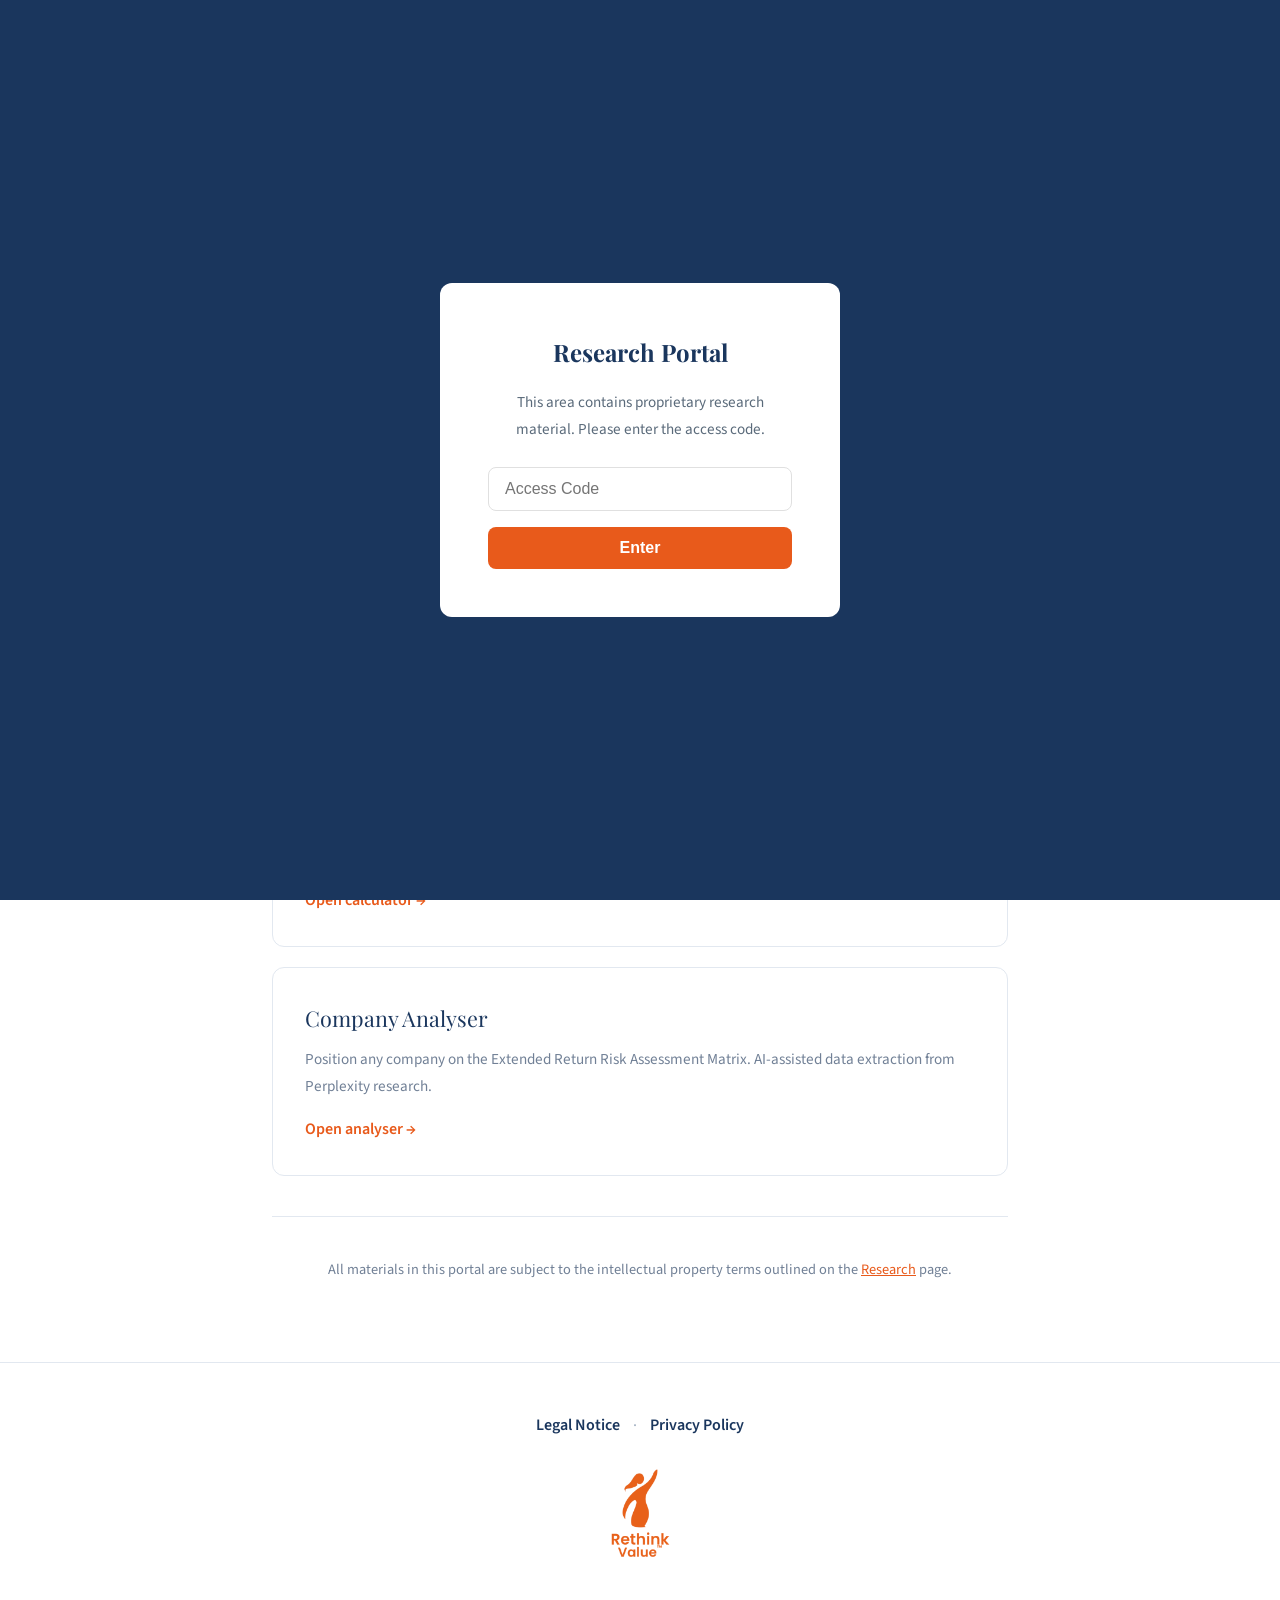
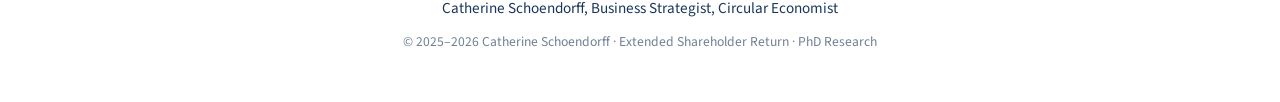
<file: calculator.html>
<!DOCTYPE html>
<html lang="en">
<head>
    <meta charset="UTF-8">
    <meta name="viewport" content="width=device-width, initial-scale=1.0">
    <title>Extended Shareholder Return Calculator | Rethink Value™</title>
    
    <!-- Portal Authentication Check -->
    <script>
        (function() {
            if (sessionStorage.getItem('calculatorAuth') !== 'true') {
                window.location.href = 'portal.html';
            }
        })();
    </script>
    
    <!-- SEO Meta Tags -->
    <meta name="description" content="Calculate TR²S and TR³S extended shareholder returns. Assess capital stewardship, circular asset allocation, and CEO compensation scenarios for European incumbent firms.">
    <meta name="keywords" content="extended shareholder return, TR2S, TR3S, circular economy, regenerative business, CEO compensation, capital stewardship, ESG metrics, sustainable finance">
    <meta name="author" content="Catherine Schoendorff">
    <meta name="robots" content="index, follow">
    
    <!-- Open Graph / Social Media -->
    <meta property="og:type" content="website">
    <meta property="og:title" content="Extended Shareholder Return Calculator | Rethink Value™">
    <meta property="og:description" content="Calculate TR²S and TR³S extended shareholder returns. Assess capital stewardship and circular asset allocation for strategic governance.">
    <meta property="og:url" content="https://catherineschoendorff.github.io/tr2s-formulas-website/calculator.html">
    <meta property="og:site_name" content="Rethink Value™">
    <meta property="og:locale" content="en_US">
    
    <!-- Twitter Card -->
    <meta name="twitter:card" content="summary_large_image">
    <meta name="twitter:title" content="Extended Shareholder Return Calculator | Rethink Value™">
    <meta name="twitter:description" content="Calculate TR²S and TR³S extended shareholder returns for circular economy governance.">
    
    <!-- Canonical URL -->
    <link rel="canonical" href="https://catherineschoendorff.github.io/tr2s-formulas-website/calculator.html">
    
    <!-- Fonts -->
    <link rel="preconnect" href="https://fonts.googleapis.com">
    <link rel="preconnect" href="https://fonts.gstatic.com" crossorigin>
    <link href="https://fonts.googleapis.com/css2?family=Playfair+Display:ital,wght@0,400;0,500;1,400&family=Source+Sans+3:wght@400;600&display=swap" rel="stylesheet">
    
    <style>
        :root {
            --color-navy: #1a365d;
            --color-navy-light: #2d4a6f;
            --color-orange: #E85A1B;
            --color-orange-hover: #c94d16;
            --color-white: #ffffff;
            --color-bg: #ffffff;
            --color-grey-box: #f8f9fa;
            --color-border: #e2e8f0;
            --color-text: #1a365d;
            --color-text-light: #5a6a7a;
            --color-success: #38a169;
            --color-danger: #c53030;
            --color-warning: #d69e2e;
            --font-display: 'Playfair Display', Georgia, serif;
            --font-body: 'Source Sans 3', -apple-system, BlinkMacSystemFont, sans-serif;
        }

        * { margin: 0; padding: 0; box-sizing: border-box; }

        body {
            font-family: var(--font-body);
            background-color: var(--color-bg);
            color: var(--color-text);
            line-height: 1.6;
        }

        /* Navigation - always white background (no hero on this page) */
        nav {
            position: fixed;
            top: 0;
            left: 0;
            right: 0;
            z-index: 1000;
            padding: 1.25rem 2rem;
            background: var(--color-white);
            box-shadow: 0 2px 10px rgba(0,0,0,0.1);
        }

        .nav-inner {
            max-width: 1200px;
            margin: 0 auto;
            display: flex;
            justify-content: space-between;
            align-items: center;
        }

        .logo {
            display: flex;
            align-items: center;
            gap: 0.75rem;
            text-decoration: none;
            z-index: 1001;
        }

        .logo-icon {
            width: 80px;
            height: auto;
        }

        .nav-links {
            display: flex;
            list-style: none;
            gap: 1.25rem;
        }

        .nav-links a {
            text-decoration: none;
            color: var(--color-navy);
            font-weight: 600;
            font-size: 0.9rem;
            transition: color 0.2s;
            white-space: nowrap;
        }

        /* Hide mobile CTA on desktop */
        .nav-cta-item {
            display: none;
        }

        .nav-links a:hover,
        .nav-links a.active {
            color: var(--color-orange);
        }

        /* Hamburger Menu */
        .nav-toggle {
            display: none;
            flex-direction: column;
            justify-content: center;
            gap: 5px;
            width: 30px;
            height: 30px;
            background: none;
            border: none;
            cursor: pointer;
            padding: 0;
            z-index: 1001;
        }

        .nav-toggle span {
            display: block;
            width: 100%;
            height: 2px;
            background: var(--color-navy);
            transition: all 0.3s ease;
        }

        @media (max-width: 768px) {
            nav {
                padding: 1rem 1.5rem;
            }

            .logo-icon {
                width: 60px;
            }

            .nav-toggle {
                display: flex;
            }

            .nav-links {
                position: fixed;
                top: 0;
                right: -100%;
                width: 280px;
                height: auto;
                max-height: 100vh;
                flex-direction: column;
                background: var(--color-navy);
                padding: 5rem 2rem 2.5rem;
                gap: 0;
                transition: right 0.3s ease;
                box-shadow: -5px 0 20px rgba(0,0,0,0.2);
                border-radius: 0 0 0 12px;
            }

            .nav-links.open {
                right: 0;
            }

            .nav-links li {
                border-bottom: 1px solid rgba(255,255,255,0.1);
            }

            .nav-links a {
                display: block;
                padding: 1rem 0;
                color: var(--color-white) !important;
                font-size: 1.1rem;
            }

            .nav-links a:hover,
            .nav-links a.active {
                color: var(--color-orange) !important;
            }

            /* Mobile Nav CTA Button */
            .nav-cta-item {
                display: block !important;
                border-bottom: none !important;
                padding-top: 1.5rem;
                margin-top: 0.5rem;
            }

            .nav-cta-button {
                display: block;
                background: var(--color-orange) !important;
                color: var(--color-white) !important;
                padding: 1rem 2rem !important;
                border-radius: 8px;
                text-align: center;
                font-weight: 600;
                font-size: 1.1rem;
            }

            .nav-cta-button:hover {
                background: #d14f15 !important;
                color: var(--color-white) !important;
            }

            /* Hamburger animation when open */
            .nav-toggle.open span:nth-child(1) {
                transform: rotate(45deg) translate(5px, 5px);
            }

            .nav-toggle.open span:nth-child(2) {
                opacity: 0;
            }

            .nav-toggle.open span:nth-child(3) {
                transform: rotate(-45deg) translate(5px, -5px);
            }
        }

        /* Main Content */
        main {
            max-width: 1200px;
            margin: 0 auto;
            padding: 140px 2rem 3rem;
        }

        @media (max-width: 900px) {
            main {
                padding: 120px 1rem 2rem;
            }
        }

        /* Page Header */
        .page-header {
            text-align: center;
            margin-bottom: 2rem;
        }

        .page-header h1 {
            font-family: var(--font-display);
            font-size: 2.25rem;
            font-weight: 400;
            color: var(--color-navy);
            margin-bottom: 0.5rem;
        }

        .page-header p {
            color: var(--color-text-light);
            font-size: 1.1rem;
        }

        /* Mode Toggle */
        .mode-toggle {
            display: flex;
            justify-content: center;
            gap: 1rem;
            margin-bottom: 2rem;
        }

        .mode-btn {
            padding: 0.875rem 2rem;
            font-family: var(--font-body);
            font-size: 1rem;
            font-weight: 600;
            border: 2px solid var(--color-navy);
            border-radius: 8px;
            cursor: pointer;
            transition: all 0.2s;
            background: var(--color-white);
            color: var(--color-navy);
        }

        .mode-btn:hover {
            background: var(--color-grey-box);
        }

        .mode-btn.active {
            background: var(--color-navy);
            color: var(--color-white);
        }

        /* Prompt Helper */
        .prompt-helper {
            background: var(--color-grey-box);
            border: 1px solid var(--color-border);
            border-radius: 8px;
            padding: 1.5rem;
            margin-bottom: 2rem;
            display: flex;
            align-items: center;
            gap: 1.5rem;
            flex-wrap: wrap;
        }

        .prompt-helper.hidden {
            display: none;
        }

        .prompt-helper-content {
            flex: 1;
            min-width: 250px;
        }

        .prompt-helper-content h3 {
            font-family: var(--font-display);
            font-size: 1.1rem;
            font-weight: 400;
            color: var(--color-navy);
            margin-bottom: 0.25rem;
        }

        .prompt-helper-content p {
            font-size: 0.9rem;
            color: var(--color-text-light);
            margin: 0;
        }

        .prompt-helper-note {
            font-size: 0.8rem;
            color: #8a9bb3;
            margin-top: 0.5rem !important;
            flex-basis: 100%;
        }

        .prompt-helper-buttons {
            display: flex;
            gap: 0.75rem;
            flex-wrap: wrap;
        }

        /* Buttons */
        .btn {
            padding: 0.75rem 1.5rem;
            border-radius: 8px;
            font-family: var(--font-body);
            font-size: 0.9rem;
            font-weight: 600;
            cursor: pointer;
            transition: all 0.2s;
            border: none;
            text-decoration: none;
            display: inline-flex;
            align-items: center;
            gap: 0.5rem;
        }

        .btn-primary {
            background: var(--color-orange);
            color: var(--color-white);
        }

        .btn-primary:hover {
            background: var(--color-orange-hover);
        }

        .btn-navy {
            background: var(--color-navy);
            color: var(--color-white);
        }

        .btn-navy:hover {
            background: var(--color-navy-light);
        }

        .btn-secondary {
            background: var(--color-white);
            color: var(--color-navy);
            border: 1px solid var(--color-border);
        }

        .btn-secondary:hover {
            background: var(--color-grey-box);
        }

        .copy-feedback {
            display: none;
            color: var(--color-success);
            font-size: 0.9rem;
            font-weight: 600;
        }

        .copy-feedback.show {
            display: inline;
        }

        /* Modal */
        .modal-overlay {
            display: none;
            position: fixed;
            top: 0;
            left: 0;
            right: 0;
            bottom: 0;
            background: rgba(0,0,0,0.5);
            z-index: 2000;
            align-items: center;
            justify-content: center;
            padding: 1rem;
        }

        .modal-overlay.show {
            display: flex;
        }

        .modal {
            background: var(--color-white);
            border-radius: 12px;
            max-width: 900px;
            width: 100%;
            max-height: 85vh;
            overflow: hidden;
            display: flex;
            flex-direction: column;
        }

        .modal-header {
            padding: 1.25rem 1.5rem;
            border-bottom: 1px solid var(--color-border);
            display: flex;
            justify-content: space-between;
            align-items: center;
        }

        .modal-header h2 {
            font-family: var(--font-display);
            font-size: 1.25rem;
            font-weight: 400;
            color: var(--color-navy);
        }

        .modal-close {
            background: none;
            border: none;
            font-size: 1.75rem;
            cursor: pointer;
            color: var(--color-text-light);
            line-height: 1;
        }

        .modal-close:hover {
            color: var(--color-navy);
        }

        .modal-body {
            padding: 1.5rem;
            overflow-y: auto;
            flex: 1;
        }

        .modal-body pre {
            background: var(--color-grey-box);
            padding: 1.25rem;
            border-radius: 8px;
            font-size: 0.8rem;
            line-height: 1.6;
            white-space: pre-wrap;
            font-family: 'SF Mono', Monaco, 'Courier New', monospace;
            border: 1px solid var(--color-border);
        }

        .modal-footer {
            padding: 1rem 1.5rem;
            border-top: 1px solid var(--color-border);
            display: flex;
            gap: 0.75rem;
            justify-content: flex-end;
        }

        /* Calculator Grid */
        .calculator-grid {
            display: grid;
            grid-template-columns: 1fr 1fr;
            gap: 1.5rem;
            margin-bottom: 2rem;
        }

        .card.full-width {
            grid-column: 1 / -1;
        }

        @media (max-width: 900px) {
            .calculator-grid {
                grid-template-columns: 1fr;
            }
        }

        /* Cards */
        .card {
            background: var(--color-white);
            border: 1px solid var(--color-border);
            border-radius: 8px;
            padding: 1.5rem;
        }

        .card-header {
            display: flex;
            align-items: center;
            gap: 0.75rem;
            margin-bottom: 1.25rem;
            padding-bottom: 0.75rem;
            border-bottom: 1px solid var(--color-border);
        }

        .card-header .step {
            width: 32px;
            height: 32px;
            border-radius: 50%;
            background: var(--color-navy);
            color: var(--color-white);
            display: flex;
            align-items: center;
            justify-content: center;
            font-weight: 600;
            font-size: 0.9rem;
        }

        .card-header h2 {
            font-family: var(--font-display);
            font-size: 1.15rem;
            font-weight: 400;
            color: var(--color-navy);
        }

        .card-header .subtitle {
            font-size: 0.85rem;
            color: var(--color-text-light);
            font-weight: 400;
        }

        /* Form Elements */
        .form-group {
            margin-bottom: 1rem;
        }

        .form-group:last-child {
            margin-bottom: 0;
        }

        .form-row {
            display: grid;
            grid-template-columns: 1fr 1fr;
            gap: 1rem;
        }

        .form-row-3 {
            display: grid;
            grid-template-columns: 1fr 1fr 1fr;
            gap: 0.75rem;
        }

        @media (max-width: 500px) {
            .form-row {
                grid-template-columns: 1fr;
            }
            .form-row-3 {
                gap: 0.5rem;
            }
        }

        label {
            display: block;
            font-size: 0.9rem;
            font-weight: 600;
            margin-bottom: 0.35rem;
            color: var(--color-navy);
        }

        label .hint {
            font-weight: 400;
            color: var(--color-text-light);
        }

        label .required {
            color: var(--color-orange);
        }

        .label-subtext {
            display: block;
            font-size: 0.75rem;
            font-weight: 400;
            color: #8a9bb3;
            margin-top: -0.2rem;
            margin-bottom: 0.35rem;
        }

        input, select {
            width: 100%;
            padding: 0.7rem 0.9rem;
            border: 1px solid var(--color-border);
            border-radius: 8px;
            font-size: 1rem;
            font-family: var(--font-body);
            color: var(--color-navy);
            background: var(--color-white);
        }

        input:focus, select:focus {
            outline: none;
            border-color: var(--color-orange);
            box-shadow: 0 0 0 3px rgba(232, 90, 27, 0.15);
        }

        input:read-only {
            background: var(--color-grey-box);
            color: var(--color-text-light);
        }

        select:required:invalid {
            color: var(--color-text-light);
        }

        /* Sliders */
        .slider-container {
            display: flex;
            align-items: center;
            gap: 0.75rem;
        }

        .slider-container input[type="range"] {
            flex: 1;
            padding: 0;
            height: 6px;
            -webkit-appearance: none;
            background: var(--color-border);
            border-radius: 3px;
            border: none;
        }

        .slider-container input[type="range"]::-webkit-slider-thumb {
            -webkit-appearance: none;
            width: 20px;
            height: 20px;
            border-radius: 50%;
            background: var(--color-orange);
            cursor: pointer;
            border: 2px solid var(--color-white);
            box-shadow: 0 2px 4px rgba(0,0,0,0.2);
        }

        .slider-value {
            min-width: 50px;
            text-align: right;
            font-weight: 600;
            color: var(--color-navy);
            font-size: 0.95rem;
        }

        /* Coefficients Display */
        .coefficients-display {
            background: var(--color-grey-box);
            border: 1px solid var(--color-border);
            border-radius: 8px;
            padding: 1rem;
            margin-top: 1rem;
        }

        .coefficients-display p {
            font-size: 0.85rem;
            color: var(--color-text-light);
            margin-bottom: 0.5rem;
        }

        .coefficients-grid {
            display: flex;
            flex-wrap: wrap;
            gap: 1rem;
        }

        .coef-item {
            display: flex;
            align-items: center;
            gap: 0.35rem;
        }

        .coef-item .coef-label {
            font-weight: 600;
            color: var(--color-navy);
        }

        .coef-item .coef-value {
            color: var(--color-text-light);
        }

        /* Gate Status */
        .gate-row {
            display: grid;
            grid-template-columns: 1fr 1fr 50px;
            gap: 0.75rem;
            align-items: end;
            margin-bottom: 1rem;
            padding-bottom: 1rem;
            border-bottom: 1px solid var(--color-border);
        }

        .gate-row .form-group {
            display: flex;
            flex-direction: column;
        }

        .gate-row .gate-status {
            align-self: end;
            margin-bottom: 8px;
            justify-self: center;
        }

        .gate-row:last-of-type {
            border-bottom: none;
            margin-bottom: 0;
            padding-bottom: 0;
        }

        @media (max-width: 500px) {
            .gate-row {
                grid-template-columns: 1fr 1fr;
            }
            .gate-row .gate-status {
                grid-column: 1 / -1;
                justify-self: center;
                margin-bottom: 0;
            }
        }

        .gate-status {
            width: 40px;
            height: 40px;
            border-radius: 50%;
            display: flex;
            align-items: center;
            justify-content: center;
            font-weight: 700;
            font-size: 1.1rem;
            position: relative;
            cursor: help;
        }

        .gate-status::after {
            content: attr(data-tooltip);
            position: absolute;
            right: 50px;
            top: 50%;
            transform: translateY(-50%);
            background: var(--color-navy);
            color: var(--color-white);
            padding: 0.5rem 0.75rem;
            border-radius: 6px;
            font-size: 0.75rem;
            font-weight: 400;
            white-space: nowrap;
            opacity: 0;
            visibility: hidden;
            transition: opacity 0.2s, visibility 0.2s;
            z-index: 10;
        }

        .gate-status:hover::after {
            opacity: 1;
            visibility: visible;
        }

        .gate-status.pass {
            background: var(--color-success);
            color: var(--color-white);
        }

        .gate-status.fail {
            background: var(--color-danger);
            color: var(--color-white);
        }

        .gate-status.pending {
            background: var(--color-border);
            color: var(--color-text-light);
        }

        /* CES Display */
        .ces-result-wrapper {
            display: flex;
            align-items: center;
            gap: 1rem;
            margin-top: 1.5rem;
        }

        .ces-display {
            flex: 1;
            padding: 1.25rem;
            border-radius: 8px;
            text-align: center;
            background: #f8f9fa;
            border: 1px solid #e2e8f0;
        }

        .ces-display .ces-label {
            font-size: 0.8rem;
            text-transform: uppercase;
            letter-spacing: 0.5px;
            margin-bottom: 0.25rem;
        }

        .ces-display .ces-value {
            font-size: 1.75rem;
            font-weight: 700;
        }

        .ces-gate-help {
            flex-shrink: 0;
        }

        /* TR²S Result Display */
        .tr2s-result-wrapper {
            display: flex;
            align-items: center;
            gap: 1rem;
            margin-top: 1.5rem;
        }

        .tr2s-result {
            flex: 1;
            padding: 1.25rem;
            border-radius: 8px;
            text-align: center;
            background: #f8f9fa;
            border: 1px solid #e2e8f0;
        }

        .tr2s-result .tr2s-label {
            font-size: 0.8rem;
            text-transform: uppercase;
            letter-spacing: 0.5px;
            margin-bottom: 0.25rem;
            color: var(--color-text-light);
        }

        .tr2s-result .tr2s-value {
            font-size: 1.5rem;
            font-weight: 700;
            color: var(--color-navy);
        }

        /* Dynamic weight display */
        .weight-display {
            font-size: 0.8rem;
            color: var(--color-orange);
            font-weight: 600;
            margin-left: 0.5rem;
        }

        /* Slider explanation text */
        .slider-explanation {
            font-size: 0.8rem;
            color: var(--color-text-light);
            font-style: italic;
            margin-top: 0.25rem;
            margin-bottom: 0;
        }

        /* Slider scale labels */
        .slider-scale {
            display: flex;
            justify-content: space-between;
            font-size: 0.75rem;
            color: var(--color-text-light);
            margin-top: 0.25rem;
            padding: 0 0.25rem;
        }

        /* SCF Grid (Card 5) */
        .scf-grid {
            display: grid;
            grid-template-columns: 1fr 1fr;
            gap: 2rem;
        }

        .scf-inputs {
            display: flex;
            flex-direction: column;
            gap: 1rem;
        }

        .scf-explanation {
            display: flex;
            flex-direction: column;
            gap: 1rem;
        }

        .scf-explanation .formula-explanation {
            background: #f8f9fa;
            border: 1px solid #e2e8f0;
            border-radius: 8px;
            padding: 1rem 1.5rem;
        }

        .formula-line {
            font-family: var(--font-heading);
            font-size: 1rem;
            color: var(--color-navy);
            margin: 0;
            text-align: center;
        }

        .formula-desc {
            font-size: 0.8rem;
            color: var(--color-text-light);
            font-style: italic;
            margin: 0.25rem 0 1rem 0;
            text-align: center;
        }

        .formula-desc:last-child {
            margin-bottom: 0;
        }

        /* RI and RE Result Boxes */
        .ri-re-results {
            display: grid;
            grid-template-columns: 1fr 1fr;
            gap: 1rem;
            margin-top: 1rem;
        }

        .ri-result-box,
        .re-result-box {
            background: #f8f9fa;
            border: 1px solid #e2e8f0;
            border-radius: 8px;
            padding: 1rem;
            text-align: center;
        }

        .ri-label,
        .re-label {
            font-size: 0.8rem;
            text-transform: uppercase;
            letter-spacing: 0.5px;
            color: var(--color-text-light);
            margin-bottom: 0.25rem;
        }

        .ri-value,
        .re-value {
            font-size: 1.25rem;
            font-weight: 700;
            color: var(--color-navy);
        }

        .result-explanation {
            font-size: 0.75rem;
            color: var(--color-text-light);
            font-style: italic;
            margin: 0.5rem 0 0 0;
        }

        /* Card 6: Compensation Structure */
        .comp-intro {
            font-size: 0.9rem;
            color: var(--color-text-light);
            margin-bottom: 1.5rem;
        }

        .comp-boxes {
            display: grid;
            grid-template-columns: repeat(5, 1fr);
            gap: 1rem;
            margin-bottom: 2rem;
        }

        .comp-box {
            background: #f8f9fa;
            border: 1px solid #e2e8f0;
            border-radius: 8px;
            padding: 1rem;
            text-align: center;
        }

        .comp-box-label {
            font-size: 0.75rem;
            text-transform: uppercase;
            letter-spacing: 0.5px;
            color: var(--color-text-light);
            margin-bottom: 0.5rem;
        }

        .comp-box-input {
            display: flex;
            align-items: center;
            justify-content: center;
            gap: 0.25rem;
        }

        .comp-box-input input {
            width: 80px;
            text-align: center;
            font-size: 1.25rem;
            font-weight: 700;
            color: var(--color-navy);
            border: 1px solid #e2e8f0;
            border-radius: 4px;
            padding: 0.5rem;
        }

        .comp-box-input select {
            font-size: 1.25rem;
            font-weight: 700;
            color: var(--color-navy);
            border: 1px solid #e2e8f0;
            border-radius: 4px;
            padding: 0.5rem;
        }

        .comp-box-unit {
            font-size: 1rem;
            color: var(--color-navy);
            font-weight: 600;
        }

        .comp-box-hint {
            font-size: 0.7rem;
            color: var(--color-text-light);
            font-style: italic;
            margin-top: 0.5rem;
        }

        /* Vesting Section */
        .vesting-section {
            margin-bottom: 2rem;
        }

        .vesting-section h3 {
            font-family: var(--font-heading);
            font-size: 1.1rem;
            color: var(--color-navy);
            margin-bottom: 0.5rem;
        }

        .vesting-intro {
            font-size: 0.85rem;
            color: var(--color-text-light);
            font-style: italic;
            margin-bottom: 1rem;
        }

        .vesting-table {
            width: 100%;
            border-collapse: collapse;
        }

        .vesting-table th {
            background: var(--color-navy);
            color: white;
            padding: 0.75rem;
            font-size: 0.85rem;
            text-align: center;
        }

        .vesting-table th .hint {
            display: block;
            font-size: 0.7rem;
            font-weight: 400;
            opacity: 0.8;
        }

        .vesting-table td {
            padding: 0.75rem;
            text-align: center;
            border-bottom: 1px solid #e2e8f0;
        }

        .vesting-table td.metric-name {
            font-weight: 700;
            color: var(--color-navy);
            text-align: left;
        }

        .vesting-table input {
            width: 50px;
            text-align: center;
            border: 1px solid #e2e8f0;
            border-radius: 4px;
            padding: 0.4rem;
            font-size: 0.9rem;
        }

        /* Metric Selection */
        .metric-selection {
            margin-bottom: 1.5rem;
        }

        .metric-selection h3 {
            font-family: var(--font-heading);
            font-size: 1.1rem;
            color: var(--color-navy);
            margin-bottom: 0.5rem;
        }

        .selection-intro {
            font-size: 0.85rem;
            color: var(--color-text-light);
            font-style: italic;
            margin-bottom: 1rem;
        }

        .metric-options {
            display: grid;
            grid-template-columns: repeat(3, 1fr);
            gap: 1rem;
        }

        .metric-option {
            display: flex;
            flex-direction: column;
            align-items: center;
            padding: 1rem;
            background: #f8f9fa;
            border: 1px solid #e2e8f0;
            border-radius: 8px;
            cursor: pointer;
            transition: all 0.2s;
        }

        .metric-option:hover {
            background: #f1f5f9;
        }

        .metric-option input[type="radio"] {
            margin-bottom: 0.5rem;
            accent-color: var(--color-navy);
        }

        .metric-option:has(input:checked) {
            background: #f1f5f9;
            border-color: var(--color-navy);
        }

        .metric-option:has(input:checked) .metric-label {
            color: var(--color-navy);
        }

        .metric-label {
            font-size: 1.25rem;
            font-weight: 700;
            color: var(--color-navy);
        }

        .metric-desc {
            font-size: 0.75rem;
            color: var(--color-text-light);
            text-align: center;
            margin-top: 0.25rem;
        }

        @media (max-width: 768px) {
            .comp-boxes {
                grid-template-columns: repeat(2, 1fr);
            }
            .metric-options {
                grid-template-columns: 1fr;
            }
        }

        /* Card 6: Strategic Map styles */
        .strategic-map-card {
            background: var(--color-navy);
            color: white;
        }

        .strategic-map-card .card-header h2 {
            color: white;
        }

        .strategic-map-card .card-header .step {
            background: var(--color-orange);
            color: white;
        }

        .strategic-map-card .card-help {
            background: rgba(255,255,255,0.2);
            color: white;
        }

        .map-intro {
            font-size: 0.9rem;
            color: rgba(255,255,255,0.8);
            margin-bottom: 1.5rem;
        }

        .map-grid {
            display: grid;
            grid-template-columns: 1fr 1fr;
            gap: 2rem;
            margin-bottom: 1.5rem;
        }

        .map-section-title {
            font-family: var(--font-heading);
            font-size: 1rem;
            color: white;
            margin-bottom: 0.75rem;
            font-weight: 600;
        }

        .map-row {
            display: flex;
            justify-content: space-between;
            padding: 0.5rem 0;
            border-bottom: 1px solid rgba(255,255,255,0.2);
        }

        .map-label {
            color: rgba(255,255,255,0.8);
            font-size: 0.9rem;
        }

        .map-value {
            font-weight: 600;
            color: white;
        }

        .map-value.pass {
            color: #9ae6b4;
        }

        .map-value.fail {
            color: #feb2b2;
        }

        .map-value.positive {
            color: #9ae6b4;
        }

        .map-value.negative {
            color: #feb2b2;
        }

        .position-box {
            background: rgba(255,255,255,0.1);
            border: 1px solid rgba(255,255,255,0.2);
            border-radius: 8px;
            padding: 1.5rem;
            margin: 1.5rem 0;
        }

        .position-grid {
            display: grid;
            grid-template-columns: repeat(4, 1fr);
            gap: 1rem;
        }

        .position-item {
            text-align: center;
        }

        .pos-label {
            font-size: 0.75rem;
            color: rgba(255,255,255,0.7);
            text-transform: uppercase;
            letter-spacing: 0.5px;
            margin-bottom: 0.25rem;
        }

        .pos-value {
            font-size: 1.25rem;
            font-weight: 700;
            color: white;
        }

        .pos-value.quadrant {
            font-size: 1rem;
        }

        .interpretation {
            font-size: 0.9rem;
            color: rgba(255,255,255,0.9);
            padding: 1rem;
            background: rgba(255,255,255,0.1);
            border: 1px solid rgba(255,255,255,0.2);
            border-radius: 8px;
        }

        /* Card 7: Scenarios Section */
        .scenarios-section {
            margin-top: 2rem;
            padding-top: 1.5rem;
            border-top: 1px solid #e2e8f0;
        }

        .scenarios-section h3 {
            font-family: var(--font-heading);
            font-size: 1.1rem;
            color: var(--color-navy);
            margin-bottom: 0.5rem;
        }

        .scenarios-intro {
            font-size: 0.85rem;
            color: var(--color-text-light);
            font-style: italic;
            margin-bottom: 1rem;
        }

        .scenarios-table {
            width: 100%;
            border-collapse: collapse;
        }

        .scenarios-table th {
            background: var(--color-navy);
            color: white;
            padding: 0.75rem;
            font-size: 0.85rem;
            text-align: center;
        }

        .scenarios-table td {
            padding: 0.75rem;
            text-align: center;
            border-bottom: 1px solid #e2e8f0;
        }

        .scenarios-table td.metric-name {
            font-weight: 700;
            color: var(--color-navy);
            text-align: left;
        }

        .scenarios-table .vs-trs {
            color: var(--color-orange);
            font-weight: 600;
        }

        /* Selected metric row highlighting */
        .scenario-row {
            opacity: 0.4;
            transition: opacity 0.2s;
        }

        .scenario-row.selected {
            opacity: 1;
            background: #f8f9fa;
        }

        .scenario-row.selected td {
            font-weight: 600;
        }

        .scenario-row.selected td.metric-name {
            color: var(--color-navy);
        }

        /* Print Buttons - Orange, no icons */
        .print-row {
            display: flex;
            justify-content: center;
            gap: 1rem;
            margin: 2rem 0;
        }

        .print-row .btn-primary {
            background: var(--color-orange);
            color: white;
            border: none;
            padding: 0.75rem 2rem;
            border-radius: 8px;
            font-size: 1rem;
            font-weight: 600;
            cursor: pointer;
            transition: background 0.2s;
        }

        .print-row .btn-primary:hover {
            background: #d14e17;
        }

        @media (max-width: 768px) {
            .map-grid {
                grid-template-columns: 1fr;
            }
            .position-grid {
                grid-template-columns: repeat(2, 1fr);
            }
        }

        /* TR³S Result Display */
        .tr3s-result-wrapper {
            display: flex;
            align-items: center;
            gap: 1rem;
            margin-top: 1.5rem;
        }

        .tr3s-result {
            flex: 1;
            padding: 1.25rem;
            border-radius: 8px;
            text-align: center;
            background: #f8f9fa;
            border: 1px solid #e2e8f0;
        }

        .tr3s-result .tr3s-label {
            font-size: 0.8rem;
            text-transform: uppercase;
            letter-spacing: 0.5px;
            margin-bottom: 0.25rem;
            color: var(--color-text-light);
        }

        .tr3s-result .tr3s-value {
            font-size: 1.5rem;
            font-weight: 700;
            color: var(--color-navy);
        }

        @media (max-width: 768px) {
            .scf-grid {
                grid-template-columns: 1fr;
            }
        }

        .ces-display.pass {
            background: linear-gradient(135deg, #c6f6d5 0%, #9ae6b4 100%);
        }

        .ces-display.fail {
            background: linear-gradient(135deg, #fed7d7 0%, #feb2b2 100%);
        }

        .ces-display.pass .ces-label {
            color: #22543d;
        }

        .ces-display.fail .ces-label {
            color: #742a2a;
        }

        .ces-display.pass .ces-value {
            color: #276749;
        }

        .ces-display.fail .ces-value {
            color: #c53030;
        }

        .ces-explanation {
            font-size: 0.8rem;
            color: #8a9bb3;
            text-align: left;
            margin-top: 1rem;
            font-style: italic;
            line-height: 1.5;
        }

        /* Formula explanations */
        .formula-explanation {
            font-size: 0.85rem;
            color: var(--color-navy);
            font-family: var(--font-heading);
            text-align: center;
            margin-top: 1rem;
            padding: 0.5rem;
            background: #f8f9fa;
            border-radius: 4px;
        }

        .formula-text {
            font-size: 0.85rem;
            color: var(--color-text-light);
            font-style: italic;
            text-align: left;
            margin-top: 0.75rem;
        }

        .formula-note {
            font-size: 0.8rem;
            color: #c53030;
            text-align: center;
            margin-top: 0.5rem;
            font-style: italic;
        }

        /* AVF Grid Layout */
        .avf-grid {
            display: grid;
            grid-template-columns: 1fr 1fr;
            gap: 2rem;
        }

        @media (max-width: 900px) {
            .avf-grid {
                grid-template-columns: 1fr;
            }
        }

        .avf-sliders {
            display: flex;
            flex-direction: column;
            gap: 1rem;
        }

        .avf-explanation {
            display: flex;
            flex-direction: column;
            gap: 0.75rem;
        }

        .avf-intro {
            font-size: 0.85rem;
            color: var(--color-text-light);
            line-height: 1.6;
        }

        .weights-table {
            width: 100%;
            border-collapse: collapse;
            font-size: 0.8rem;
        }

        .weights-table th,
        .weights-table td {
            padding: 0.5rem 0.4rem;
            text-align: center;
            border-bottom: 1px solid var(--color-border);
        }

        .weights-table th {
            background: var(--color-navy);
            color: white;
            font-weight: 600;
        }

        .weights-table th:first-child,
        .weights-table td:first-child {
            text-align: left;
        }

        .weights-table tbody tr:hover {
            background: #f8f9fa;
        }

        .weights-table .separator {
            width: 2px;
            padding: 0;
            background: var(--color-border);
        }

        .weights-table thead .separator {
            background: rgba(255,255,255,0.3);
        }

        .avf-board-note {
            font-size: 0.8rem;
            color: #8a9bb3;
            text-align: left;
            margin-top: 1rem;
            font-style: italic;
            line-height: 1.5;
        }

        /* Card header with help icon */
        .card-header {
            position: relative;
        }

        .card-help {
            position: absolute;
            right: 0;
            top: 50%;
            transform: translateY(-50%);
            width: 32px;
            height: 32px;
            font-size: 0.9rem;
        }

        /* Slider with help layout */
        .slider-with-help .label-row {
            display: flex;
            justify-content: space-between;
            align-items: center;
            margin-bottom: 0.5rem;
        }

        .slider-help {
            width: 28px;
            height: 28px;
            font-size: 0.8rem;
            flex-shrink: 0;
        }

        /* RM header with help */
        .rm-header {
            display: flex;
            justify-content: space-between;
            align-items: center;
        }

        .rm-header p {
            margin: 0;
        }

        /* Print Buttons Row */
        .print-row {
            display: flex;
            justify-content: center;
            gap: 1rem;
            margin: 2rem 0;
        }

        /* Output Section */
        .output-section {
            margin-top: 3rem;
        }

        .output-section h2 {
            font-family: var(--font-display);
            font-size: 1.75rem;
            font-weight: 400;
            color: var(--color-navy);
            text-align: center;
            margin-bottom: 2rem;
        }

        /* Strategic Map Panel */
        /* CEO Compensation Panel */
        .compensation-panel {
            background: var(--color-white);
            border: 1px solid var(--color-border);
            border-radius: 8px;
            padding: 2rem;
        }

        .compensation-panel h3 {
            font-family: var(--font-display);
            font-size: 1.5rem;
            font-weight: 400;
            color: var(--color-navy);
            margin-bottom: 0.5rem;
        }

        .compensation-panel .panel-subtitle {
            color: var(--color-text-light);
            font-size: 0.95rem;
            margin-bottom: 2rem;
        }

        /* Comp Structure */
        .comp-structure {
            display: grid;
            grid-template-columns: repeat(4, 1fr);
            gap: 1rem;
            margin-bottom: 2rem;
        }

        @media (max-width: 700px) {
            .comp-structure {
                grid-template-columns: repeat(2, 1fr);
            }
        }

        .comp-box {
            border: 1px solid var(--color-border);
            border-radius: 8px;
            padding: 1rem;
            text-align: center;
        }

        .comp-box .comp-label {
            font-size: 0.7rem;
            font-weight: 600;
            text-transform: uppercase;
            letter-spacing: 0.05em;
            color: var(--color-text-light);
            margin-bottom: 0.5rem;
        }

        .comp-box .comp-value {
            font-size: 1.25rem;
            font-weight: 600;
            color: var(--color-navy);
        }

        /* Scenarios Table */
        .scenarios-title {
            font-family: var(--font-display);
            font-size: 1.1rem;
            font-weight: 400;
            color: var(--color-navy);
            margin-bottom: 1rem;
        }

        .scenarios-table {
            width: 100%;
            border-collapse: collapse;
            margin-bottom: 1rem;
        }

        .scenarios-table th {
            background: var(--color-navy);
            color: var(--color-white);
            padding: 0.875rem 1rem;
            text-align: left;
            font-size: 0.75rem;
            font-weight: 600;
            text-transform: uppercase;
            letter-spacing: 0.05em;
        }

        .scenarios-table th:first-child {
            border-radius: 8px 0 0 0;
        }

        .scenarios-table th:last-child {
            border-radius: 0 8px 0 0;
        }

        .scenarios-table td {
            padding: 1rem;
            border-bottom: 1px solid var(--color-border);
            color: var(--color-navy);
        }

        .scenarios-table tbody tr:last-child td {
            border-bottom: none;
        }

        .scenarios-table tbody tr:hover {
            background: var(--color-grey-box);
        }

        .scenarios-table .metric-name {
            font-weight: 600;
        }

        .scenarios-table .positive {
            color: var(--color-success);
        }

        .scenarios-table .negative {
            color: var(--color-danger);
        }

        .scenarios-table .vs-trs {
            font-weight: 600;
            color: var(--color-success);
        }

        /* Footer */
        footer {
            background-color: var(--color-white);
            padding: 4rem 2rem;
            text-align: center;
            border-top: 1px solid var(--color-border);
        }

        .footer-legal {
            margin-bottom: 1.5rem;
            font-size: 1rem;
            color: var(--color-navy);
        }

        .footer-legal a {
            color: var(--color-navy);
            text-decoration: none;
            font-weight: 600;
            transition: color 0.2s;
        }

        .footer-legal a:hover {
            color: var(--color-orange);
        }

        .footer-legal span {
            margin: 0 0.6rem;
            color: #a0aec0;
        }

        .footer-logo {
            display: flex;
            flex-direction: column;
            align-items: center;
            gap: 0.25rem;
            margin-bottom: 1.5rem;
        }

        .footer-logo img {
            width: 80px;
            height: auto;
            margin-bottom: 0.5rem;
        }

        .footer-author {
            font-size: 0.95rem;
            color: var(--color-navy);
            margin-bottom: 0.5rem;
        }

        .footer-meta {
            font-size: 0.85rem;
            color: var(--color-text-light);
        }

        /* Print Styles */
        @media print {
            nav, .mode-toggle, .prompt-helper, .print-row, footer, .nav-toggle, .btn {
                display: none !important;
            }

            main {
                padding: 0;
                max-width: 100%;
            }

            .card, .strategic-map-panel, .compensation-panel {
                break-inside: avoid;
                page-break-inside: avoid;
            }

            .strategic-map-panel {
                background: var(--color-navy) !important;
                -webkit-print-color-adjust: exact;
                print-color-adjust: exact;
            }

            .print-header {
                display: block !important;
                text-align: center;
                margin-bottom: 2rem;
                padding-bottom: 1rem;
                border-bottom: 2px solid var(--color-navy);
            }

            .print-header img {
                width: 50px;
                margin-bottom: 0.5rem;
            }

            .print-header h1 {
                font-family: var(--font-display);
                font-size: 1.5rem;
                color: var(--color-navy);
                margin-bottom: 0.25rem;
            }

            .print-header p {
                color: var(--color-text-light);
                font-size: 0.9rem;
            }

            .print-footer {
                display: block !important;
                text-align: center;
                margin-top: 2rem;
                padding-top: 1rem;
                border-top: 1px solid var(--color-border);
                font-size: 0.8rem;
                color: var(--color-text-light);
            }
        }

        .print-header, .print-footer {
            display: none;
        }

        /* Validation Error */
        .validation-error {
            background: #fed7d7;
            border: 1px solid #fc8181;
            border-radius: 8px;
            padding: 1rem;
            margin-bottom: 1.5rem;
            color: #742a2a;
            font-weight: 500;
            text-align: center;
            display: none;
        }

        .validation-error.show {
            display: block;
        }
    </style>
</head>
<body>
    <!-- Authentication Check -->
    <script>
        if (sessionStorage.getItem('calculatorAuth') !== 'true') {
            window.location.href = 'portal.html';
        }
    </script>

    <!-- Navigation -->
    <nav>
        <div class="nav-inner">
            <a href="index.html" class="logo">
                <img src="images/Rethink%20Value%20Logo%20Final.png" alt="Rethink Value" class="logo-icon">
            </a>
            <button class="nav-toggle" id="navToggle" aria-label="Toggle menu">
                <span></span>
                <span></span>
                <span></span>
            </button>
            <ul class="nav-links" id="navLinks">
                <li><a href="index.html">Why TRS and Beyond</a></li>
                <li><a href="formulas.html">How It Works</a></li>
                <li><a href="research.html">Research</a></li>
                <li><a href="portal.html">Portal</a></li>
                <li><a href="mechanics.html">Manual</a></li>
                <li><a href="examples.html">Examples</a></li>
                <li><a href="calculator.html" class="active">Calculator</a></li>
                <li><a href="analyzer.html">Analyzer</a></li>
                <li class="nav-cta-item"><a href="contact.html" class="nav-cta-button">Find Out More</a></li>
            </ul>
        </div>
    </nav>

    <!-- Print Header (only visible when printing) -->
    <div class="print-header">
        <img src="images/Rethink%20Value%20Logo%20Final.png" alt="Rethink Value">
        <h1>Extended Shareholder Return Calculator</h1>
        <p>Generated: <span id="printDate"></span></p>
    </div>

    <main>
        <div class="page-header">
            <h1>Extended Return Calculator</h1>
            <p>Capital Stewardship Assessment</p>
        </div>

        <!-- Mode Toggle -->
        <div class="mode-toggle">
            <button class="mode-btn active" id="modePublic" onclick="setMode('public')">Public Company</button>
            <button class="mode-btn" id="modePrivate" onclick="setMode('private')">Private Company</button>
        </div>

        <!-- Perplexity Prompt Helper -->
        <div class="prompt-helper" id="promptHelper">
            <div class="prompt-helper-content">
                <h3>Need help collecting data?</h3>
                <p>Use our Perplexity Deep Research prompt to gather all required inputs for any public company.</p>
            </div>
            <div class="prompt-helper-buttons">
                <button class="btn btn-navy" onclick="openPromptModal()">View Prompt</button>
                <button class="btn btn-primary" onclick="copyPrompt()">Copy to Clipboard</button>
                <button class="btn btn-primary" onclick="openImportModal()">Import Data</button>
                <button class="btn btn-secondary" id="resetImportBtn" onclick="resetImport()" style="display: none;">Reset Import</button>
                <span class="copy-feedback" id="copyFeedback">Copied!</span>
            </div>
            <p class="prompt-helper-note" style="width: 100%; margin-top: 1rem;"><em>No data is transmitted. The prompt is copied locally to your clipboard for use on external platforms.</em></p>
        </div>

        <!-- Validation Error -->
        <div class="validation-error" id="validationError">
            Please select a sector to proceed with calculations.
        </div>

        <!-- Calculator Grid -->
        <div class="calculator-grid">

            <!-- Card 1: Company -->
            <div class="card">
                <div class="card-header">
                    <span class="step">1</span>
                    <h2>Company</h2>
                </div>
                <div class="form-row">
                    <div class="form-group">
                        <label>Company Name <span class="required">*</span></label>
                        <input type="text" id="companyName" placeholder="e.g., Pandora A/S" required>
                    </div>
                    <div class="form-group">
                        <label>Ticker <span class="required">*</span></label>
                        <input type="text" id="ticker" placeholder="e.g., PNDORA.CO" required>
                    </div>
                </div>
                <div class="form-row">
                    <div class="form-group">
                        <label>Year <span class="required">*</span></label>
                        <input type="text" id="year" placeholder="e.g., 2024" required>
                    </div>
                    <div class="form-group">
                        <label>Currency <span class="required">*</span></label>
                        <select id="currency" required>
                            <option value="" disabled selected>Select...</option>
                            <option value="EUR">EUR</option>
                            <option value="CHF">CHF</option>
                            <option value="USD">USD</option>
                            <option value="GBP">GBP</option>
                            <option value="DKK">DKK</option>
                            <option value="SEK">SEK</option>
                            <option value="NOK">NOK</option>
                        </select>
                    </div>
                </div>
                <div class="form-row">
                    <div class="form-group">
                        <label>Sector <span class="required">*</span></label>
                        <select id="sector" onchange="applySectorPresets()" required>
                            <option value="" disabled selected>Select sector...</option>
                            <option value="extractives">Extractives & Primary Materials</option>
                            <option value="manufacturing">Manufacturing</option>
                            <option value="construction">Construction & Built Environment</option>
                            <option value="consumer">Consumer Goods & Fashion</option>
                            <option value="food">Food Systems</option>
                            <option value="transport">Transport & Logistics</option>
                            <option value="technology">Technology & Digital Platforms</option>
                        </select>
                    </div>
                    <div class="form-group">
                        <!-- Empty for alignment -->
                    </div>
                </div>
            </div>

            <!-- Card 2: Stock Data (was Card 3) -->
            <div class="card" id="stockDataCard">
                <div class="card-header">
                    <span class="step">2</span>
                    <h2>Stock Data <span class="subtitle">with TRS Calculation</span></h2>
                </div>
                <div class="form-row">
                    <div class="form-group">
                        <label>P₀ <span class="hint">Opening price</span></label>
                        <input type="number" id="p0" step="0.01" placeholder="e.g., 236.50" oninput="calculate()">
                    </div>
                    <div class="form-group">
                        <label>P₁ <span class="hint">Closing price</span></label>
                        <input type="number" id="p1" step="0.01" placeholder="e.g., 340.00" oninput="calculate()">
                    </div>
                </div>
                <div class="form-row">
                    <div class="form-group">
                        <label>D <span class="hint">Dividends per share</span></label>
                        <input type="number" id="dividends" step="0.01" placeholder="e.g., 3.60" oninput="calculate()">
                    </div>
                    <div class="form-group">
                        <label>Currency</label>
                        <input type="text" id="stockCurrency" readonly style="background: #f1f5f9; cursor: not-allowed;" value="-">
                        <span class="label-subtext">From Company settings</span>
                    </div>
                </div>
                <div class="coefficients-display">
                    <p>Calculated TRS:</p>
                    <div class="coefficients-grid">
                        <div class="coef-item"><span class="coef-label">TRS:</span> <span class="coef-value" id="trsDisplay">-</span></div>
                    </div>
                </div>
                <p class="formula-text">Total Return to Shareholders formula: TRS = (P₁ - P₀ + D) / P₀</p>
                <p class="formula-note" id="trsNote" style="display: none;">Note: When P₁ < P₀, FVF = 0 regardless of calculated TRS (governance floor).</p>
            </div>

            <!-- Card 3: Capital Discipline Gate (was Card 2) - Full Width -->
            <div class="card full-width">
                <div class="card-header">
                    <span class="step">3</span>
                    <h2>Capital Discipline Gate</h2>
                </div>
                
                <div class="gate-row">
                    <div class="form-group">
                        <label>ROIC <span class="hint">%</span></label>
                        <span class="label-subtext">Return on Invested Capital</span>
                        <input type="number" id="roic" step="0.01" placeholder="e.g., 25.13" oninput="calculateGates()">
                    </div>
                    <div class="form-group">
                        <label>WACC <span class="hint">%</span></label>
                        <span class="label-subtext">Weighted Average Cost of Capital</span>
                        <input type="number" id="wacc" step="0.01" placeholder="e.g., 10.00" oninput="calculateGates()">
                    </div>
                    <div class="gate-status pending" id="gate1Status" data-tooltip="Gate 1: ROIC must exceed WACC">?</div>
                </div>

                <div class="gate-row">
                    <div class="form-group">
                        <label>FCF <span class="hint">millions</span></label>
                        <span class="label-subtext">Free Cash Flow</span>
                        <input type="number" id="fcf" step="0.1" placeholder="e.g., 1402.9" oninput="calculateGates()">
                    </div>
                    <div class="form-group">
                        <label>Currency</label>
                        <input type="text" id="fcfCurrency" readonly style="background: #f1f5f9; cursor: not-allowed;" value="-">
                        <span class="label-subtext">From Company settings</span>
                    </div>
                    <div class="gate-status pending" id="gate2Status" data-tooltip="Gate 2: FCF must be positive">?</div>
                </div>

                <div class="gate-row">
                    <div class="form-group">
                        <label>ND / EBITDA</label>
                        <span class="label-subtext">Net Debt / EBITDA</span>
                        <input type="number" id="leverage" step="0.1" placeholder="e.g., 2.4" oninput="calculateGates()">
                    </div>
                    <div class="form-group">
                        <label>Threshold <span class="hint">sector-based</span></label>
                        <span class="label-subtext">Automatically set by sector</span>
                        <input type="number" id="leverageThreshold" value="3.0" step="0.1" readonly style="background: #f1f5f9; cursor: not-allowed;">
                    </div>
                    <div class="gate-status pending" id="gate3Status" data-tooltip="Gate 3: ND/EBITDA cap by sector: Tech 2.0x | Extractives/Manufacturing/Consumer 2.5x | Construction/Food 3.0x | Transport 3.5x">?</div>
                </div>

                <div class="ces-result-wrapper">
                    <div class="ces-display" id="cesDisplay">
                        <div class="ces-label">Capital Discipline Gate</div>
                        <div class="ces-value" id="cesValue">CDG = ?</div>
                    </div>
                    <div class="gate-status pending ces-gate-help" data-tooltip="CDG = PASS: All gates passed. TR²S/TR³S metrics activate for LTI. | CDG = FAIL: One or more gates failed. Extended metrics blocked.">?</div>
                </div>
                <p class="ces-explanation">The Capital Discipline Gate determines whether extended return metrics (TR²S, TR³S) can inform CEO long-term incentive compensation. Only companies demonstrating capital discipline (CDG = PASS) qualify for extended LTI structures.</p>
            </div>

            <!-- Card 4: Asset Viability Factor - Full Width -->
            <div class="card full-width">
                <div class="card-header">
                    <span class="step">4</span>
                    <h2>Asset Viability Factor</h2>
                    <div class="gate-status pending card-help" data-tooltip="Measures how well the company preserves its asset base by reducing primary resource dependency. Feeds into the Regenerative Multiplier (RM) for TR²S calculation.">?</div>
                </div>
                
                <div class="avf-grid">
                    <div class="avf-sliders">
                        <div class="form-group slider-with-help">
                            <div class="label-row">
                                <label>Primary Material Dependency <span class="hint">→ RAR (0.00 - 1.00)</span> <span class="weight-display" id="alphaDisplay"></span></label>
                            </div>
                            <div class="slider-container">
                                <input type="range" id="rar" min="0" max="1" step="0.01" value="0.00" oninput="updateSlider(this); calculate()">
                                <span class="slider-value" id="rarValue">0.00</span>
                            </div>
                            <div class="slider-scale">
                                <span>← High primary inputs</span>
                                <span>High secondary inputs →</span>
                            </div>
                            <p class="slider-explanation">What share of inputs comes from secondary vs. primary raw materials? High secondary (>50%) = 0.8-1.0</p>
                        </div>
                        <div class="form-group slider-with-help">
                            <div class="label-row">
                                <label>Asset Utilization Intensity <span class="hint">→ LVE (0.00 - 1.00)</span> <span class="weight-display" id="betaDisplay"></span></label>
                            </div>
                            <div class="slider-container">
                                <input type="range" id="lve" min="0" max="1" step="0.01" value="0.00" oninput="updateSlider(this); calculate()">
                                <span class="slider-value" id="lveValue">0.00</span>
                            </div>
                            <div class="slider-scale">
                                <span>← Growth needs new assets</span>
                                <span>Value from existing →</span>
                            </div>
                            <p class="slider-explanation">Does growth require new assets or does the company extract more value from existing assets? Improving = 0.7-1.0</p>
                        </div>
                        <div class="form-group slider-with-help">
                            <div class="label-row">
                                <label>Circular Revenue Share <span class="hint">→ CRR (0.00 - 1.00)</span> <span class="weight-display" id="gammaDisplay"></span></label>
                            </div>
                            <div class="slider-container">
                                <input type="range" id="crr" min="0" max="1" step="0.01" value="0.00" oninput="updateSlider(this); calculate()">
                                <span class="slider-value" id="crrValue">0.00</span>
                            </div>
                            <div class="slider-scale">
                                <span>← Product sales only</span>
                                <span>Service/circular revenue →</span>
                            </div>
                            <p class="slider-explanation">What share of revenue comes from repair, reuse, recycling, refurbishment, services? High (>40%) = 0.8-1.0</p>
                        </div>
                        <div class="form-group slider-with-help">
                            <div class="label-row">
                                <label>Resource Cost Exposure <span class="hint">→ θ adjustment</span> <span class="weight-display" id="thetaAdjDisplay"></span></label>
                            </div>
                            <div class="slider-container">
                                <input type="range" id="resourceExposure" min="-0.10" max="0.10" step="0.01" value="0.00" oninput="updateSlider(this); calculate()">
                                <span class="slider-value" id="resourceExposureValue">0.00</span>
                            </div>
                            <div class="slider-scale">
                                <span>← High exposure (lower θ)</span>
                                <span>Low exposure (higher θ) →</span>
                            </div>
                            <p class="slider-explanation">How strongly do commodity prices affect margins? Stable margins = positive adjustment to sector θ baseline.</p>
                        </div>
                        <div class="coefficients-display">
                            <div class="rm-header">
                                <p>Calculated RM (Regenerative Multiplier): <span class="weight-display" id="thetaDisplay"></span></p>
                                <div class="gate-status pending slider-help" data-tooltip="Multiplier that rewards asset preservation. Higher RM means TR²S exceeds TRS. θ provides downside protection when TRS is negative.">?</div>
                            </div>
                            <div class="coefficients-grid">
                                <div class="coef-item"><span class="coef-label">RM:</span> <span class="coef-value" id="rmDisplay">-</span></div>
                            </div>
                        </div>
                    </div>
                    <div class="avf-explanation">
                        <p class="formula-explanation">RM = α·RAR + β·LVE + γ·CRR</p>
                        <p class="avf-intro">When TRS ≥ 0: TR²S = TRS × (1 + RM)<br>When TRS < 0: TR²S = TRS × (1 - θ·RM)</p>
                        <table class="weights-table">
                            <thead>
                                <tr><th>Sector</th><th>θ base</th><th class="separator"></th><th>α (RAR)</th><th>β (LVE)</th><th>γ (CRR)</th></tr>
                            </thead>
                            <tbody>
                                <tr><td>Extractives</td><td>0.40</td><td class="separator"></td><td>0.45</td><td>0.35</td><td>0.20</td></tr>
                                <tr><td>Manufacturing</td><td>0.30</td><td class="separator"></td><td>0.40</td><td>0.40</td><td>0.20</td></tr>
                                <tr><td>Construction</td><td>0.35</td><td class="separator"></td><td>0.35</td><td>0.45</td><td>0.20</td></tr>
                                <tr><td>Consumer Goods</td><td>0.25</td><td class="separator"></td><td>0.30</td><td>0.30</td><td>0.40</td></tr>
                                <tr><td>Food Systems</td><td>0.32</td><td class="separator"></td><td>0.35</td><td>0.35</td><td>0.30</td></tr>
                                <tr><td>Transport</td><td>0.28</td><td class="separator"></td><td>0.40</td><td>0.40</td><td>0.20</td></tr>
                                <tr><td>Technology</td><td>0.20</td><td class="separator"></td><td>0.35</td><td>0.30</td><td>0.35</td></tr>
                            </tbody>
                        </table>
                        <p class="weights-note" style="font-size: 0.75rem; color: var(--color-text-light); margin-top: 0.5rem;">θ base adjusted by Resource Cost Exposure assessment (-0.10 to +0.10)</p>
                    </div>
                </div>
                <p class="avf-board-note">The Asset Viability Factor enables boards to reward CEOs for preserving the asset base. The four assessment questions (Primary Material Dependency, Asset Utilization, Circular Revenue, Resource Cost Exposure) translate into formula inputs (RAR, LVE, CRR, θ). Higher scores increase the Regenerative Multiplier (RM), lifting TR²S above TRS. In downturns, θ dampens losses for companies with strong asset preservation. CDG = FAIL blocks all extended bonuses if ROIC falls below WACC.</p>
                <div class="tr2s-result-wrapper">
                    <div class="tr2s-result">
                        <div class="tr2s-label">Extended Return (First Lens)</div>
                        <div class="tr2s-value" id="tr2sDisplay">TR²S = -</div>
                    </div>
                    <div class="gate-status pending slider-help" data-tooltip="TR²S extends TRS by rewarding asset preservation. When TRS ≥ 0: TR²S = TRS × (1 + RM). When TRS < 0: TR²S = TRS × (1 - θ·RM).">?</div>
                </div>
            </div>

            <!-- Card 5: System Conditions Factor -->
            <div class="card full-width">
                <div class="card-header">
                    <span class="step">5</span>
                    <h2>System Conditions Factor</h2>
                    <div class="gate-status pending card-help" data-tooltip="Does your business model deplete or regenerate natural resources? Extractive models reduce TR³S; regenerative models amplify it.">?</div>
                </div>
                <div class="scf-grid">
                    <div class="scf-inputs">
                        <div class="form-group">
                            <label>Business Model Exposure <span class="hint">PA (-1.0 to +1.0)</span></label>
                            <select id="pa" onchange="calculate()">
                                <option value="-1.0">-1.0 Profits from depletion</option>
                                <option value="-0.5">-0.5 Partially extractive</option>
                                <option value="0" selected>0.0 Neutral</option>
                                <option value="0.3">+0.3 Leaning preserving</option>
                                <option value="0.5">+0.5 Aligned with preservation</option>
                                <option value="0.7">+0.7 Strongly preserving</option>
                                <option value="1.0">+1.0 Fully regenerative</option>
                            </select>
                            <p class="slider-explanation">Does your business model profit from resource depletion or regeneration?</p>
                        </div>
                        <div class="form-group slider-with-help">
                            <div class="label-row">
                                <label>Supply Chain Resilience <span class="hint">VCI (0.00 - 1.00)</span> <span class="weight-display" id="lambdaDisplay"></span></label>
                            </div>
                            <div class="slider-container">
                                <input type="range" id="vci" min="0" max="1" step="0.01" value="0.50" oninput="updateSlider(this); calculate()">
                                <span class="slider-value" id="vciValue">0.50</span>
                            </div>
                            <div class="slider-scale">
                                <span>← Fragile</span>
                                <span>Resilient →</span>
                            </div>
                            <p class="slider-explanation">How resilient is your supply chain against resource shocks?</p>
                        </div>
                        <div class="form-group slider-with-help">
                            <div class="label-row">
                                <label>Ecosystem Contribution <span class="hint">ECR (0.00 - 1.00)</span> <span class="weight-display" id="muDisplay"></span></label>
                            </div>
                            <div class="slider-container">
                                <input type="range" id="ecr" min="0" max="1" step="0.01" value="0.50" oninput="updateSlider(this); calculate()">
                                <span class="slider-value" id="ecrValue">0.50</span>
                            </div>
                            <div class="slider-scale">
                                <span>← Extractive</span>
                                <span>Regenerative →</span>
                            </div>
                            <p class="slider-explanation">How much do you invest in restoring the ecosystems you depend on?</p>
                        </div>
                        <div class="ri-re-results">
                            <div class="ri-result-box">
                                <div class="ri-label">Resilience Index</div>
                                <div class="ri-value" id="riDisplay">RI = -</div>
                                <p class="result-explanation">Weighted sum of supply chain and ecosystem factors</p>
                            </div>
                            <div class="re-result-box">
                                <div class="re-label">Regenerative Exposure</div>
                                <div class="re-value" id="reDisplay">RE = -</div>
                                <p class="result-explanation">Business model direction amplifies or dampens RI</p>
                            </div>
                        </div>
                    </div>
                    <div class="scf-explanation">
                        <div class="formula-explanation">
                            <p class="formula-line"><strong>RI = λ·VCI + μ·ECR</strong></p>
                            <p class="formula-desc">Resilience Index: weighted sum of supply chain and ecosystem factors</p>
                            <p class="formula-line"><strong>RE = PA × RI</strong></p>
                            <p class="formula-desc">Regenerative Exposure: business model direction amplifies or dampens RI</p>
                            <p class="formula-line"><strong>TR³S = TR²S × (1 + RE)</strong></p>
                            <p class="formula-desc">Second lens: system-level impact on extended return</p>
                        </div>
                        <table class="weights-table" id="scfWeightsTable">
                            <thead>
                                <tr><th>Sector</th><th>λ (VCI)</th><th>μ (ECR)</th></tr>
                            </thead>
                            <tbody>
                                <tr><td>Extractives</td><td>0.40</td><td>0.60</td></tr>
                                <tr><td>Manufacturing</td><td>0.50</td><td>0.50</td></tr>
                                <tr><td>Construction</td><td>0.45</td><td>0.55</td></tr>
                                <tr><td>Consumer Goods</td><td>0.60</td><td>0.40</td></tr>
                                <tr><td>Food Systems</td><td>0.50</td><td>0.50</td></tr>
                                <tr><td>Transport</td><td>0.55</td><td>0.45</td></tr>
                                <tr><td>Technology</td><td>0.60</td><td>0.40</td></tr>
                            </tbody>
                        </table>
                    </div>
                </div>
                <p class="avf-board-note">The System Conditions Factor enables boards to reward CEOs for building external resilience. PA determines whether the business model amplifies or dampens system risk. Higher VCI and ECR inputs increase the Resilience Index (RI), which feeds into the Regenerative Exposure (RE). Positive RE lifts TR³S above TR²S; negative PA can reduce it. This aligns CEO incentives with long-term system stability, not just internal asset management.</p>
                <div class="tr3s-result-wrapper">
                    <div class="tr3s-result">
                        <div class="tr3s-label">Extended Return (Second Lens)</div>
                        <div class="tr3s-value" id="tr3sDisplay">TR³S = -</div>
                    </div>
                    <div class="gate-status pending slider-help" data-tooltip="TR³S extends TR²S by factoring in system-level resilience. TR³S = TR²S × (1 + RE), where RE = PA × RI.">?</div>
                </div>
            </div>

            <!-- Card 6: Extended Return Risk Assessment Matrix -->
            <div class="card full-width strategic-map-card">
                <div class="card-header">
                    <span class="step">6</span>
                    <h2>Extended Return Risk Assessment Matrix</h2>
                    <div class="gate-status pending card-help" data-tooltip="Summary of all inputs for positioning analysis. Shows where the company stands on capital stewardship, asset viability, and structural vulnerability.">?</div>
                </div>
                
                <p class="map-intro">Input summary for year <span id="outputYear">2024</span>. Capital Stewardship × Asset Viability × Structural Vulnerability.</p>

                <div class="map-grid">
                    <div>
                        <div class="map-section-title">Capital Discipline Gate</div>
                        <div class="map-row">
                            <span class="map-label">Status</span>
                            <span class="map-value" id="mapGateStatus">-</span>
                        </div>
                        <div class="map-row">
                            <span class="map-label">ROIC Spread</span>
                            <span class="map-value" id="mapRoicSpread">-</span>
                        </div>
                    </div>
                    <div>
                        <div class="map-section-title">Asset Viability Factor</div>
                        <div class="map-row">
                            <span class="map-label">Primary Material Dep.</span>
                            <span class="map-value" id="mapRAR">-</span>
                        </div>
                        <div class="map-row">
                            <span class="map-label">Asset Utilization</span>
                            <span class="map-value" id="mapLVE">-</span>
                        </div>
                        <div class="map-row">
                            <span class="map-label">Circular Revenue</span>
                            <span class="map-value" id="mapCRR">-</span>
                        </div>
                        <div class="map-row">
                            <span class="map-label">Resource Exposure</span>
                            <span class="map-value" id="mapResourceExposure">-</span>
                        </div>
                    </div>
                </div>

                <div class="map-section-title">System Conditions Factor</div>
                <div class="map-grid">
                    <div>
                        <div class="map-row">
                            <span class="map-label">Business Model Exposure</span>
                            <span class="map-value" id="mapPA">-</span>
                        </div>
                        <div class="map-row">
                            <span class="map-label">Supply Chain Resilience</span>
                            <span class="map-value" id="mapVCI">-</span>
                        </div>
                    </div>
                    <div>
                        <div class="map-row">
                            <span class="map-label">Ecosystem Contribution</span>
                            <span class="map-value" id="mapECR">-</span>
                        </div>
                        <div class="map-row">
                            <span class="map-label">Factor Score</span>
                            <span class="map-value" id="mapFactorScore">-</span>
                        </div>
                    </div>
                </div>

                <div class="position-box">
                    <div class="map-section-title">Position</div>
                    <div class="position-grid">
                        <div class="position-item">
                            <div class="pos-label">Capital Stewardship</div>
                            <div class="pos-value" id="posCapital">-</div>
                        </div>
                        <div class="position-item">
                            <div class="pos-label">Asset Viability</div>
                            <div class="pos-value" id="posAsset">-</div>
                        </div>
                        <div class="position-item">
                            <div class="pos-label">Structural Vulnerability</div>
                            <div class="pos-value" id="posVulnerability">-</div>
                        </div>
                        <div class="position-item">
                            <div class="pos-label">Quadrant</div>
                            <div class="pos-value quadrant" id="posQuadrant">-</div>
                        </div>
                    </div>
                </div>

                <div class="interpretation" id="interpretation">
                    Enter data above to generate positioning analysis.
                </div>
            </div>

            <!-- Card 7: CEO Compensation -->
            <div class="card full-width">
                <div class="card-header">
                    <span class="step">7</span>
                    <h2>CEO Compensation Structure</h2>
                    <div class="gate-status pending card-help" data-tooltip="Define the compensation structure and vesting thresholds. The board selects which metric (TRS, TR²S, or TR³S) determines LTI payout.">?</div>
                </div>
                
                <p class="comp-intro">Based on European Large-Cap Median Structure. Adjust values to match the actual remuneration report.</p>
                
                <!-- Visual Compensation Boxes -->
                <div class="comp-boxes">
                    <div class="comp-box">
                        <div class="comp-box-label">Base Salary</div>
                        <div class="comp-box-input">
                            <input type="number" id="baseSalary" step="0.01" value="1.50" oninput="calculate()">
                            <span class="comp-box-unit">M</span>
                        </div>
                        <div class="comp-box-hint">Fixed annual salary</div>
                    </div>
                    <div class="comp-box">
                        <div class="comp-box-label">STI Target</div>
                        <div class="comp-box-input">
                            <input type="number" id="stiTarget" step="0.01" value="1.50" oninput="calculate()">
                            <span class="comp-box-unit">M</span>
                        </div>
                        <div class="comp-box-hint">Short-term incentive (fixed)</div>
                    </div>
                    <div class="comp-box">
                        <div class="comp-box-label">LTI Target</div>
                        <div class="comp-box-input">
                            <input type="number" id="ltiTarget" step="0.01" value="1.50" oninput="calculate()">
                            <span class="comp-box-unit">M</span>
                        </div>
                        <div class="comp-box-hint">Tied to selected metric</div>
                    </div>
                    <div class="comp-box">
                        <div class="comp-box-label">LTI Cap</div>
                        <div class="comp-box-input">
                            <input type="number" id="ltiCap" step="1" value="200" oninput="calculate()">
                            <span class="comp-box-unit">%</span>
                        </div>
                        <div class="comp-box-hint">Maximum payout</div>
                    </div>
                    <div class="comp-box">
                        <div class="comp-box-label">Currency</div>
                        <div class="comp-box-input">
                            <select id="compCurrency" onchange="calculate()">
                                <option value="EUR" selected>EUR</option>
                                <option value="CHF">CHF</option>
                                <option value="USD">USD</option>
                                <option value="GBP">GBP</option>
                            </select>
                        </div>
                        <div class="comp-box-hint">Reporting currency</div>
                    </div>
                </div>

                <!-- Vesting Ladder -->
                <div class="vesting-section">
                    <h3>Vesting Ladder <span class="hint">(3-year cumulative returns)</span></h3>
                    <p class="vesting-intro">Define the performance thresholds for each metric. Vesting interpolates linearly between levels.</p>
                    <table class="vesting-table">
                        <thead>
                            <tr>
                                <th>Metric</th>
                                <th>Threshold <span class="hint">(50%)</span></th>
                                <th>Target <span class="hint">(100%)</span></th>
                                <th>Stretch <span class="hint">(150%)</span></th>
                                <th>Cap <span class="hint">(200%)</span></th>
                            </tr>
                        </thead>
                        <tbody>
                            <tr>
                                <td class="metric-name">TRS</td>
                                <td><input type="number" id="trsThreshold" value="0" step="1" oninput="updateVestingLadder()">%</td>
                                <td><input type="number" id="trsTarget" value="30" step="1" oninput="updateVestingLadder()">%</td>
                                <td><input type="number" id="trsStretch" value="40" step="1" oninput="updateVestingLadder()">%</td>
                                <td><input type="number" id="trsCap" value="50" step="1" oninput="updateVestingLadder()">%</td>
                            </tr>
                            <tr>
                                <td class="metric-name">TR²S</td>
                                <td><input type="number" id="tr2sThreshold" value="0" step="1" oninput="updateVestingLadder()">%</td>
                                <td><input type="number" id="tr2sTarget" value="25" step="1" oninput="updateVestingLadder()">%</td>
                                <td><input type="number" id="tr2sStretch" value="35" step="1" oninput="updateVestingLadder()">%</td>
                                <td><input type="number" id="tr2sCap" value="45" step="1" oninput="updateVestingLadder()">%</td>
                            </tr>
                            <tr>
                                <td class="metric-name">TR³S</td>
                                <td><input type="number" id="tr3sThreshold" value="0" step="1" oninput="updateVestingLadder()">%</td>
                                <td><input type="number" id="tr3sTarget" value="20" step="1" oninput="updateVestingLadder()">%</td>
                                <td><input type="number" id="tr3sStretch" value="30" step="1" oninput="updateVestingLadder()">%</td>
                                <td><input type="number" id="tr3sCap" value="40" step="1" oninput="updateVestingLadder()">%</td>
                            </tr>
                        </tbody>
                    </table>
                </div>

                <!-- Board Metric Selection -->
                <div class="metric-selection">
                    <h3>Board Metric Selection</h3>
                    <p class="selection-intro">Which metric should determine the CEO's LTI payout?</p>
                    <div class="metric-options">
                        <label class="metric-option">
                            <input type="radio" name="boardMetric" value="trs" onchange="updateSelectedMetric(); calculate()">
                            <span class="metric-label">TRS</span>
                            <span class="metric-desc">Traditional shareholder return</span>
                        </label>
                        <label class="metric-option">
                            <input type="radio" name="boardMetric" value="tr2s" onchange="updateSelectedMetric(); calculate()">
                            <span class="metric-label">TR²S</span>
                            <span class="metric-desc">Rewards asset preservation</span>
                        </label>
                        <label class="metric-option">
                            <input type="radio" name="boardMetric" value="tr3s" checked onchange="updateSelectedMetric(); calculate()">
                            <span class="metric-label">TR³S</span>
                            <span class="metric-desc">Rewards system-level regeneration</span>
                        </label>
                    </div>
                </div>

                <p class="avf-board-note">TR²S and TR³S have lower thresholds than TRS because they already incorporate asset preservation and system resilience, making them harder to achieve. Boards selecting TR³S signal commitment to long-term value creation beyond quarterly returns. The selected metric determines which row of the vesting ladder applies to the CEO's LTI calculation.</p>

                <!-- Compensation Result Table -->
                <div class="scenarios-section">
                    <h3>Compensation Result</h3>
                    <p class="scenarios-intro">Comparison of CEO compensation under each metric. The selected metric row is highlighted.</p>
                    <table class="scenarios-table" id="scenariosTable">
                        <thead>
                            <tr>
                                <th>Metric</th>
                                <th>Return</th>
                                <th>Vesting %</th>
                                <th>LTI Payout</th>
                                <th>Total Comp</th>
                                <th>vs TRS</th>
                            </tr>
                        </thead>
                        <tbody>
                            <tr id="rowTrs" class="scenario-row">
                                <td class="metric-name">TRS</td>
                                <td id="scenarioTrsReturn">-</td>
                                <td id="scenarioTrsVesting">-</td>
                                <td id="scenarioTrsLti">-</td>
                                <td id="scenarioTrsTotal">-</td>
                                <td>-</td>
                            </tr>
                            <tr id="rowTr2s" class="scenario-row">
                                <td class="metric-name">TR²S</td>
                                <td id="scenarioTr2sReturn">-</td>
                                <td id="scenarioTr2sVesting">-</td>
                                <td id="scenarioTr2sLti">-</td>
                                <td id="scenarioTr2sTotal">-</td>
                                <td id="scenarioTr2sVsTrs" class="vs-trs">-</td>
                            </tr>
                            <tr id="rowTr3s" class="scenario-row selected">
                                <td class="metric-name">TR³S</td>
                                <td id="scenarioTr3sReturn">-</td>
                                <td id="scenarioTr3sVesting">-</td>
                                <td id="scenarioTr3sLti">-</td>
                                <td id="scenarioTr3sTotal">-</td>
                                <td id="scenarioTr3sVsTrs" class="vs-trs">-</td>
                            </tr>
                        </tbody>
                    </table>
                </div>
            </div>

        </div>

        <!-- Print Buttons -->
        <div class="print-row">
            <button class="btn btn-primary" onclick="printInputData()">Print Input Data</button>
            <button class="btn btn-primary" onclick="printResults()">Print Results</button>
        </div>

    </main>

    <!-- Print Footer (only visible when printing) -->
    <div class="print-footer">
        © 2025-2026 Catherine Schoendorff | Extended Shareholder Return | PhD Research<br>
        Generated by Rethink Value™ Calculator | catherineschoendorff.github.io
    </div>

    <!-- Footer -->
    <footer>
        <div class="footer-legal">
            <a href="impressum.html">Legal Notice</a>
            <span>&#183;</span>
            <a href="datenschutz.html">Privacy Policy</a>
        </div>
        <div class="footer-logo">
            <img src="images/Rethink%20Value%20Logo%20Final.png" alt="Rethink Value Logo" class="logo-icon">
        </div>
        <p class="footer-author">Catherine Schoendorff, Business Strategist, Circular Economist</p>
        <p class="footer-meta">&#169; 2025&#8211;2026 Catherine Schoendorff &#183; Extended Shareholder Return &#183; PhD Research</p>
    </footer>

    <!-- Prompt Modal -->
    <div class="modal-overlay" id="promptModal">
        <div class="modal">
            <div class="modal-header">
                <h2>Perplexity Deep Research Prompt</h2>
                <button class="modal-close" onclick="closePromptModal()">×</button>
            </div>
            <div class="modal-body">
                <p style="margin-bottom: 1rem; color: var(--color-text-light); font-size: 0.9rem;">
                    Replace <strong>[COMPANY NAME]</strong>, <strong>[TICKER]</strong>, and <strong>[YEAR]</strong> with your target.
                </p>
                <pre id="promptText">Analyze [COMPANY NAME] ([TICKER]) for fiscal year [YEAR] to provide inputs for the Extended Shareholder Return Calculator.

═══════════════════════════════════════════════════════════════
SECTION A: STOCK PERFORMANCE (TRS Calculation)
═══════════════════════════════════════════════════════════════

Provide exact values:
- P₀: Opening share price on first trading day of [YEAR]
- P₁: Closing share price on last trading day of [YEAR]
- D: Total dividends paid per share during [YEAR]
- Currency: [EUR/CHF/USD/GBP/DKK]
- Calculate: TRS = (P₁ - P₀ + D) / P₀

═══════════════════════════════════════════════════════════════
SECTION B: CAPITAL DISCIPLINE GATE
═══════════════════════════════════════════════════════════════

B1. Gate 1: ROIC vs WACC
- ROIC (Return on Invested Capital) in %
- WACC (Weighted Average Cost of Capital) in %
- Spread in percentage points (ROIC minus WACC)
- Gate Status: PASS if ROIC ≥ WACC

B2. Gate 2: Free Cash Flow
- Free Cash Flow in millions (specify currency)
- Gate Status: PASS if FCF > 0

B3. Gate 3: Balance Sheet
- Net Debt / EBITDA ratio
- Gate Status: PASS if ratio < 3.0x

B4. Capital Discipline Gate (CDG)
- CDG Status: PASS if all gates pass, FAIL if any gate fails

═══════════════════════════════════════════════════════════════
SECTION C: ASSET VIABILITY FACTOR (for TR²S)
═══════════════════════════════════════════════════════════════

Provide data to estimate each factor on a 0.00 to 1.00 scale:

C1. Primary Material Dependency (→ RAR)
- What share of inputs comes from secondary vs. primary raw materials?
- Examples: recycled content %, post-consumer materials, renewable inputs
- High secondary (>50%) = 0.8-1.0, Medium (20-50%) = 0.4-0.7, Low (<20%) = 0.0-0.3
- Provide evidence and estimate RAR (0.00 to 1.00)

C2. Asset Utilization Intensity (→ LVE)
- Does growth require new assets, or does the company extract more value from existing assets?
- Examples: declining capex intensity, revenue per installed base, asset turnover trends
- Improving utilization = 0.7-1.0, Stable = 0.4-0.6, Worsening = 0.0-0.3
- Provide evidence and estimate LVE (0.00 to 1.00)

C3. Circular Revenue Share (→ CRR)
- What share of revenue comes from repair, reuse, recycling, refurbishment, services?
- Examples: service contracts, aftermarket, take-back, rental, subscription
- High (>40%) = 0.8-1.0, Medium (10-40%) = 0.3-0.7, Low (<10%) = 0.0-0.2
- Provide evidence and estimate CRR (0.00 to 1.00)

C4. Resource Cost Exposure (→ θ adjustment)
- How strongly do raw material prices affect margins?
- Examples: COGS sensitivity to commodity indices, margin volatility, hedging needs
- Low exposure (stable margins) = +0.05 to +0.10, High exposure = -0.05 to -0.10
- Provide evidence and estimate adjustment (-0.10 to +0.10)

═══════════════════════════════════════════════════════════════
SECTION D: SYSTEM CONDITIONS FACTOR (for TR³S)
═══════════════════════════════════════════════════════════════

D1. Business Model Exposure (PA - Purpose Alignment)
- Does the core business model profit from extraction or preservation?
- Scale: -1.0 (profits from depletion) to +1.0 (profits from regeneration)
- Provide reasoning and estimate PA

D2. Supply Chain Resilience (VCI - Value Chain Impact)
- How dependent is the company on extractive/volatile inputs?
- Scale: 0.00 (fully extractive-dependent) to 1.00 (fully circular/resilient)
- Provide evidence and estimate VCI

D3. External Risk Mitigation (ECR - Ecosystem Condition Risk)
- What is the company's exposure to regulatory, physical, and transition risks?
- Scale: 0.00 (high exposure, no mitigation) to 1.00 (low exposure or strong mitigation)
- Provide evidence and estimate ECR

═══════════════════════════════════════════════════════════════
SECTION E: CEO COMPENSATION STRUCTURE
═══════════════════════════════════════════════════════════════

From the most recent remuneration report, provide:
- Base Salary (annual, in EUR or local currency)
- STI Target (Short-Term Incentive target, typically % of base or fixed amount)
- LTI Target (Long-Term Incentive target at 100% achievement)
- LTI Cap (maximum payout, typically 150-200% of target)
- Performance metrics currently used for LTI (e.g., TSR, EPS, ROIC)

═══════════════════════════════════════════════════════════════
SECTION F: SECTOR CLASSIFICATION
═══════════════════════════════════════════════════════════════

Classify into ONE sector for weighting coefficients:
- Extractives & Primary Materials
- Manufacturing
- Construction & Built Environment
- Consumer Goods & Fashion
- Food Systems
- Transport & Logistics
- Technology & Digital Platforms

═══════════════════════════════════════════════════════════════
OUTPUT FORMAT
═══════════════════════════════════════════════════════════════

Provide a summary table with all numeric inputs:

STOCK DATA
| Metric | Value |
| P₀ | [value] [currency] |
| P₁ | [value] [currency] |
| D | [value] [currency] |
| TRS | [value]% |

CAPITAL DISCIPLINE GATE
| Gate | Metric | Value | Status |
| Gate 1 | ROIC | [x]% | PASS/FAIL |
| Gate 1 | WACC | [x]% | - |
| Gate 1 | Spread | [x]pp | - |
| Gate 2 | FCF | [x]M | PASS/FAIL |
| Gate 3 | ND/EBITDA | [x]x | PASS/FAIL |
| CDG | - | PASS or FAIL | - |

ASSET VIABILITY FACTOR
| Component | Evidence | Estimate |
| Primary Material Dependency (→ RAR) | [brief evidence] | [0.00-1.00] |
| Asset Utilization Intensity (→ LVE) | [brief evidence] | [0.00-1.00] |
| Circular Revenue Share (→ CRR) | [brief evidence] | [0.00-1.00] |
| Resource Cost Exposure (→ θ adj.) | [brief evidence] | [-0.10 to +0.10] |

SYSTEM CONDITIONS FACTOR
| Component | Evidence | Estimate |
| Business Model Exposure (PA) | [brief evidence] | [-1.0 to +1.0] |
| Supply Chain Resilience (VCI) | [brief evidence] | [0.00-1.00] |
| External Risk Mitigation (ECR) | [brief evidence] | [0.00-1.00] |

CEO COMPENSATION
| Component | Value |
| Base Salary | [value] |
| STI Target | [value] |
| LTI Target | [value] |
| LTI Cap | [value] |

SECTOR: [classification]

Please cite all sources (Annual Reports, Sustainability Reports, Remuneration Reports, financial databases).</pre>
            </div>
            <div class="modal-footer">
                <button class="btn btn-secondary" onclick="closePromptModal()">Close</button>
                <button class="btn btn-primary" onclick="copyPromptFromModal()">Copy to Clipboard</button>
            </div>
        </div>
    </div>

    <!-- Import Data Modal -->
    <div class="modal-overlay" id="importModal">
        <div class="modal">
            <div class="modal-header">
                <h2>Import Perplexity Data</h2>
                <button class="modal-close" onclick="closeImportModal()">&times;</button>
            </div>
            <div class="modal-body">
                <p style="margin-bottom: 1rem; color: var(--color-text-light); font-size: 0.9rem;">
                    Paste the complete Perplexity output below. The calculator will extract and populate the values automatically.
                </p>
                <textarea id="importText" placeholder="Paste Perplexity output here..." style="width: 100%; height: 300px; font-family: var(--font-body); font-size: 0.85rem; padding: 1rem; border: 1px solid var(--color-border); border-radius: 8px; resize: vertical;"></textarea>
                <div id="importFeedback" style="margin-top: 1rem; padding: 1rem; border-radius: 8px; display: none;"></div>
            </div>
            <div class="modal-footer">
                <button class="btn btn-secondary" onclick="closeImportModal()">Cancel</button>
                <button class="btn btn-primary" onclick="parseAndImport()">Import Data</button>
            </div>
        </div>
    </div>

    <script>
        // Sector presets with all coefficients
        const sectorPresets = {
            extractives: { alpha: 0.45, beta: 0.35, gamma: 0.20, theta: 0.40, lambda: 0.40, mu: 0.60, leverageCap: 2.5 },
            manufacturing: { alpha: 0.40, beta: 0.40, gamma: 0.20, theta: 0.30, lambda: 0.50, mu: 0.50, leverageCap: 2.5 },
            construction: { alpha: 0.35, beta: 0.45, gamma: 0.20, theta: 0.35, lambda: 0.45, mu: 0.55, leverageCap: 3.0 },
            consumer: { alpha: 0.30, beta: 0.30, gamma: 0.40, theta: 0.25, lambda: 0.60, mu: 0.40, leverageCap: 2.5 },
            food: { alpha: 0.35, beta: 0.35, gamma: 0.30, theta: 0.32, lambda: 0.50, mu: 0.50, leverageCap: 3.0 },
            transport: { alpha: 0.40, beta: 0.40, gamma: 0.20, theta: 0.28, lambda: 0.55, mu: 0.45, leverageCap: 3.5 },
            technology: { alpha: 0.35, beta: 0.30, gamma: 0.35, theta: 0.20, lambda: 0.60, mu: 0.40, leverageCap: 2.0 }
        };

        // Vesting ladder thresholds (cumulative 3-year returns)
        // Get vesting ladder from inputs
        function getVestingLadder() {
            return {
                trs: {
                    threshold: parseFloat(document.getElementById('trsThreshold').value) / 100 || 0,
                    target: parseFloat(document.getElementById('trsTarget').value) / 100 || 0.30,
                    stretch: parseFloat(document.getElementById('trsStretch').value) / 100 || 0.40,
                    cap: parseFloat(document.getElementById('trsCap').value) / 100 || 0.50
                },
                tr2s: {
                    threshold: parseFloat(document.getElementById('tr2sThreshold').value) / 100 || 0,
                    target: parseFloat(document.getElementById('tr2sTarget').value) / 100 || 0.25,
                    stretch: parseFloat(document.getElementById('tr2sStretch').value) / 100 || 0.35,
                    cap: parseFloat(document.getElementById('tr2sCap').value) / 100 || 0.45
                },
                tr3s: {
                    threshold: parseFloat(document.getElementById('tr3sThreshold').value) / 100 || 0,
                    target: parseFloat(document.getElementById('tr3sTarget').value) / 100 || 0.20,
                    stretch: parseFloat(document.getElementById('tr3sStretch').value) / 100 || 0.30,
                    cap: parseFloat(document.getElementById('tr3sCap').value) / 100 || 0.40
                }
            };
        }

        // Update vesting ladder and recalculate
        function updateVestingLadder() {
            calculate();
        }

        const vestingLadder = {
            trs: { threshold: 0, target: 0.30, stretch: 0.40, cap: 0.50 },
            tr2s: { threshold: 0, target: 0.25, stretch: 0.35, cap: 0.45 },
            tr3s: { threshold: 0, target: 0.20, stretch: 0.30, cap: 0.40 }
        };

        // Current coefficients
        let currentCoefs = null;
        let cesStatus = null;
        let currentMode = 'public';

        // Mobile menu toggle
        const navToggle = document.getElementById('navToggle');
        const navLinks = document.getElementById('navLinks');

        navToggle.addEventListener('click', () => {
            navToggle.classList.toggle('open');
            navLinks.classList.toggle('open');
        });

        navLinks.querySelectorAll('a').forEach(link => {
            link.addEventListener('click', () => {
                navToggle.classList.remove('open');
                navLinks.classList.remove('open');
            });
        });

        // Mode toggle
        function setMode(mode) {
            currentMode = mode;
            document.getElementById('modePublic').classList.toggle('active', mode === 'public');
            document.getElementById('modePrivate').classList.toggle('active', mode === 'private');
            document.getElementById('promptHelper').classList.toggle('hidden', mode !== 'public');
            document.getElementById('stockDataCard').style.display = mode === 'public' ? 'block' : 'none';
        }

        // Prompt modal
        function openPromptModal() {
            document.getElementById('promptModal').classList.add('show');
        }

        function closePromptModal() {
            document.getElementById('promptModal').classList.remove('show');
        }

        function copyPrompt() {
            navigator.clipboard.writeText(document.getElementById('promptText').textContent).then(() => {
                const fb = document.getElementById('copyFeedback');
                fb.classList.add('show');
                setTimeout(() => fb.classList.remove('show'), 2000);
            });
        }

        // Update selected metric row highlighting
        function updateSelectedMetric() {
            const selectedMetric = document.querySelector('input[name="boardMetric"]:checked').value;
            
            // Remove selected class from all rows
            document.querySelectorAll('.scenario-row').forEach(row => {
                row.classList.remove('selected');
            });
            
            // Add selected class to the chosen metric row
            if (selectedMetric === 'trs') {
                document.getElementById('rowTrs').classList.add('selected');
            } else if (selectedMetric === 'tr2s') {
                document.getElementById('rowTr2s').classList.add('selected');
            } else if (selectedMetric === 'tr3s') {
                document.getElementById('rowTr3s').classList.add('selected');
            }
        }

        function copyPromptFromModal() {
            navigator.clipboard.writeText(document.getElementById('promptText').textContent).then(() => {
                const btn = event.target;
                btn.textContent = 'Copied!';
                setTimeout(() => { btn.textContent = 'Copy to Clipboard'; }, 2000);
            });
        }

        // Import Modal Functions
        function openImportModal() {
            document.getElementById('importModal').classList.add('show');
            document.getElementById('importText').value = '';
            document.getElementById('importFeedback').style.display = 'none';
        }

        function closeImportModal() {
            document.getElementById('importModal').classList.remove('show');
        }

        function parseAndImport() {
            const text = document.getElementById('importText').value;
            const feedback = document.getElementById('importFeedback');
            const results = [];
            const errors = [];

            // Helper function to extract numeric values
            function extractNumber(pattern, text, fieldName) {
                const match = text.match(pattern);
                if (match) {
                    const value = parseFloat(match[1].replace(',', '.'));
                    if (!isNaN(value)) {
                        results.push(`${fieldName}: ${value}`);
                        return value;
                    }
                }
                return null;
            }

            // Helper to set slider value
            function setSlider(id, value, min, max) {
                const slider = document.getElementById(id);
                if (slider && value !== null) {
                    const clampedValue = Math.max(min, Math.min(max, value));
                    slider.value = clampedValue;
                    // Trigger input event to update display
                    slider.dispatchEvent(new Event('input'));
                }
            }

            // Helper to set input value
            function setInput(id, value) {
                const input = document.getElementById(id);
                if (input && value !== null) {
                    input.value = value;
                }
            }

            // Parse Stock Data
            const p0 = extractNumber(/P[₀0]\s*[:\|]\s*(\d+[\.,]?\d*)/i, text, 'P0');
            const p1 = extractNumber(/P[₁1]\s*[:\|]\s*(\d+[\.,]?\d*)/i, text, 'P1');
            const d = extractNumber(/\bD\s*[:\|]\s*(\d+[\.,]?\d*)/i, text, 'Dividends');

            if (p0) setInput('p0', p0);
            if (p1) setInput('p1', p1);
            if (d) setInput('dividends', d);

            // Parse Capital Discipline Gate
            const roic = extractNumber(/ROIC\s*[:\|]\s*(\d+[\.,]?\d*)\s*%?/i, text, 'ROIC');
            const wacc = extractNumber(/WACC\s*[:\|]\s*(\d+[\.,]?\d*)\s*%?/i, text, 'WACC');
            const fcf = extractNumber(/FCF\s*[:\|]\s*[€$£]?\s*(-?\d+[\.,]?\d*)/i, text, 'FCF');
            const ndEbitda = extractNumber(/(?:Net\s*Debt\s*\/\s*EBITDA|ND\/EBITDA|Leverage)\s*[:\|]\s*(\d+[\.,]?\d*)/i, text, 'ND/EBITDA');

            if (roic) setInput('roic', roic);
            if (wacc) setInput('wacc', wacc);
            if (fcf) setInput('fcf', fcf);
            if (ndEbitda) setInput('leverage', ndEbitda);

            // Parse Asset Viability (RAR, LVE, CRR)
            const rar = extractNumber(/(?:RAR|Asset\s*Mix\s*Shift)\s*[:\|]?\s*.*?(\d+[\.,]\d+)/i, text, 'RAR');
            const lve = extractNumber(/(?:LVE|Lifetime|Life\s*Extension)\s*[:\|]?\s*.*?(\d+[\.,]\d+)/i, text, 'LVE');
            const crr = extractNumber(/(?:CRR|Circular\s*Revenue)\s*[:\|]?\s*.*?(\d+[\.,]\d+)/i, text, 'CRR');

            if (rar) setSlider('rar', rar, 0, 1);
            if (lve) setSlider('lve', lve, 0, 1);
            if (crr) setSlider('crr', crr, 0, 1);

            // Parse System Conditions (PA, VCI, ECR)
            const pa = extractNumber(/(?:PA|Purpose\s*Alignment)\s*[:\|]?\s*.*?(-?\d+[\.,]\d+)/i, text, 'PA');
            const vci = extractNumber(/(?:VCI|Value\s*Chain|Supply\s*Chain)\s*[:\|]?\s*.*?(\d+[\.,]\d+)/i, text, 'VCI');
            const ecr = extractNumber(/(?:ECR|External\s*Risk|Ecosystem)\s*[:\|]?\s*.*?(\d+[\.,]\d+)/i, text, 'ECR');

            if (pa) setSlider('pa', pa, -1, 1);
            if (vci) setSlider('vci', vci, 0, 1);
            if (ecr) setSlider('ecr', ecr, 0, 1);

            // Parse CEO Compensation
            const baseSalary = extractNumber(/Base\s*Salary\s*[:\|]\s*[€$£]?\s*(\d+[\.,]?\d*)/i, text, 'Base Salary');
            const stiTarget = extractNumber(/STI\s*(?:Target)?\s*[:\|]\s*[€$£]?\s*(\d+[\.,]?\d*)/i, text, 'STI Target');
            const ltiTarget = extractNumber(/LTI\s*Target\s*[:\|]\s*[€$£]?\s*(\d+[\.,]?\d*)/i, text, 'LTI Target');
            const ltiCap = extractNumber(/LTI\s*Cap\s*[:\|]\s*[€$£]?\s*(\d+[\.,]?\d*)/i, text, 'LTI Cap');

            if (baseSalary) setInput('baseSalary', baseSalary);
            if (stiTarget) setInput('stiTarget', stiTarget);
            if (ltiTarget) setInput('ltiTarget', ltiTarget);
            if (ltiCap) setInput('ltiCap', ltiCap);

            // Parse Sector
            const sectorMap = {
                'extractives': 'extractives',
                'primary materials': 'extractives',
                'manufacturing': 'manufacturing',
                'construction': 'construction',
                'built environment': 'construction',
                'consumer goods': 'consumer',
                'fashion': 'consumer',
                'food': 'food',
                'food systems': 'food',
                'transport': 'transport',
                'logistics': 'transport',
                'technology': 'technology',
                'digital': 'technology'
            };

            for (const [keyword, sectorValue] of Object.entries(sectorMap)) {
                if (text.toLowerCase().includes(keyword)) {
                    document.getElementById('sector').value = sectorValue;
                    applySectorPresets();
                    results.push(`Sector: ${sectorValue}`);
                    break;
                }
            }

            // Parse Currency
            const currencyMatch = text.match(/Currency\s*[:\|]\s*(EUR|CHF|USD|GBP|DKK|SEK|NOK)/i);
            if (currencyMatch) {
                const currency = currencyMatch[1].toUpperCase();
                document.getElementById('currency').value = currency;
                document.getElementById('fcfCurrency').value = currency;
                document.getElementById('stockCurrency').value = currency;
                results.push(`Currency: ${currency}`);
            }

            // Parse Company Name and Ticker
            const companyMatch = text.match(/Company\s*(?:Name)?\s*[:\|]\s*([^\n\|]+)/i);
            const tickerMatch = text.match(/Ticker\s*[:\|]\s*([A-Z0-9\.\-]+)/i);
            const yearMatch = text.match(/Year\s*[:\|]\s*(20\d{2})/i);
            
            if (companyMatch) {
                document.getElementById('companyName').value = companyMatch[1].trim();
                results.push(`Company: ${companyMatch[1].trim()}`);
            }
            if (tickerMatch) {
                document.getElementById('ticker').value = tickerMatch[1];
                results.push(`Ticker: ${tickerMatch[1]}`);
            }
            if (yearMatch) {
                document.getElementById('year').value = yearMatch[1];
                results.push(`Year: ${yearMatch[1]}`);
            }

            // Show feedback
            if (results.length > 0) {
                feedback.innerHTML = `<strong style="color: #059669;">Successfully imported ${results.length} values:</strong><br><span style="font-size: 0.85rem; color: var(--color-text-light);">${results.join(', ')}</span>`;
                feedback.style.display = 'block';
                feedback.style.background = '#ecfdf5';
                feedback.style.border = '1px solid #a7f3d0';
                
                // Lock all imported fields
                const importedFields = [
                    'companyName', 'ticker', 'year', 'currency', 'sector',
                    'p0', 'p1', 'dividends',
                    'roic', 'wacc', 'fcf', 'leverage',
                    'rar', 'lve', 'crr', 'pa', 'vci', 'ecr',
                    'baseSalary', 'stiTarget', 'ltiTarget', 'ltiCap'
                ];
                lockImportedFields(importedFields);
                
                // Trigger calculation
                calculateGates();
                calculate();
                
                // Close modal after short delay
                setTimeout(() => {
                    closeImportModal();
                }, 2000);
            } else {
                feedback.innerHTML = '<strong style="color: #dc2626;">No values could be extracted.</strong><br><span style="font-size: 0.85rem;">Please ensure the Perplexity output follows the expected format with labeled values.</span>';
                feedback.style.display = 'block';
                feedback.style.background = '#fef2f2';
                feedback.style.border = '1px solid #fecaca';
            }
        }

        document.getElementById('promptModal').addEventListener('click', e => {
            if (e.target.id === 'promptModal') closePromptModal();
        });

        document.getElementById('importModal').addEventListener('click', e => {
            if (e.target.id === 'importModal') closeImportModal();
        });

        document.addEventListener('keydown', e => {
            if (e.key === 'Escape') {
                closePromptModal();
                closeImportModal();
            }
        });

        // Currency sync - propagate from Card 1 to Card 2 and Card 3
        document.getElementById('currency').addEventListener('change', function() {
            const currency = this.value;
            document.getElementById('fcfCurrency').value = currency;
            document.getElementById('stockCurrency').value = currency;
        });

        // Lock fields after import
        function lockImportedFields(importedFieldIds) {
            importedFieldIds.forEach(id => {
                const el = document.getElementById(id);
                if (el) {
                    if (el.tagName === 'SELECT') {
                        el.disabled = true;
                    } else if (el.type === 'range') {
                        el.disabled = true;
                        el.style.opacity = '0.6';
                    } else {
                        el.readOnly = true;
                    }
                    el.style.background = '#f1f5f9';
                    el.style.cursor = 'not-allowed';
                    el.classList.add('imported');
                }
            });
            // Show Reset button
            document.getElementById('resetImportBtn').style.display = 'inline-block';
        }

        // Reset button - unlock all fields
        function resetImport() {
            document.querySelectorAll('.imported').forEach(el => {
                if (el.tagName === 'SELECT') {
                    el.disabled = false;
                } else if (el.type === 'range') {
                    el.disabled = false;
                    el.style.opacity = '';
                } else {
                    el.readOnly = false;
                }
                el.style.background = '';
                el.style.cursor = '';
                el.classList.remove('imported');
            });
            // Hide Reset button
            document.getElementById('resetImportBtn').style.display = 'none';
        }

        // Sector presets
        function applySectorPresets() {
            const sector = document.getElementById('sector').value;
            if (sector && sectorPresets[sector]) {
                currentCoefs = sectorPresets[sector];
                // Set sector-specific leverage threshold
                document.getElementById('leverageThreshold').value = currentCoefs.leverageCap.toFixed(1);
                document.getElementById('validationError').classList.remove('show');
                
                // Highlight active row in weights table
                const rows = document.querySelectorAll('.weights-table tbody tr');
                const sectorIndex = {
                    'extractives': 0,
                    'manufacturing': 1,
                    'construction': 2,
                    'consumer': 3,
                    'food': 4,
                    'transport': 5,
                    'technology': 6
                };
                rows.forEach((row, idx) => {
                    if (idx === sectorIndex[sector]) {
                        row.style.background = '#fff3e0';
                        row.style.fontWeight = '600';
                    } else {
                        row.style.background = '';
                        row.style.fontWeight = '';
                    }
                });
                
                // Update weight displays in slider labels
                document.getElementById('alphaDisplay').textContent = '· α = ' + currentCoefs.alpha.toFixed(2);
                document.getElementById('betaDisplay').textContent = '· β = ' + currentCoefs.beta.toFixed(2);
                document.getElementById('gammaDisplay').textContent = '· γ = ' + currentCoefs.gamma.toFixed(2);
                document.getElementById('thetaDisplay').textContent = '(θ base = ' + currentCoefs.theta.toFixed(2) + ')';
                document.getElementById('thetaAdjDisplay').textContent = '· θ base = ' + currentCoefs.theta.toFixed(2);
                
                // Update SCF weight displays
                document.getElementById('lambdaDisplay').textContent = '· λ = ' + currentCoefs.lambda.toFixed(2);
                document.getElementById('muDisplay').textContent = '· μ = ' + currentCoefs.mu.toFixed(2);
                
                // Highlight active row in SCF weights table
                const scfRows = document.querySelectorAll('#scfWeightsTable tbody tr');
                scfRows.forEach((row, idx) => {
                    if (idx === sectorIndex[sector]) {
                        row.style.background = '#fff3e0';
                        row.style.fontWeight = '600';
                    } else {
                        row.style.background = '';
                        row.style.fontWeight = '';
                    }
                });
                
                calculateGates();
                calculate();
            }
        }

        // Update slider display
        function updateSlider(slider) {
            document.getElementById(slider.id + 'Value').textContent = parseFloat(slider.value).toFixed(2);
        }

        // Calculate gates
        function calculateGates() {
            const roic = parseFloat(document.getElementById('roic').value);
            const wacc = parseFloat(document.getElementById('wacc').value);
            const fcf = parseFloat(document.getElementById('fcf').value);
            const leverage = parseFloat(document.getElementById('leverage').value);
            const leverageThreshold = parseFloat(document.getElementById('leverageThreshold').value) || 3.0;

            let g1 = null, g2 = null, g3 = null;

            // Gate 1: ROIC >= WACC
            if (!isNaN(roic) && !isNaN(wacc)) {
                g1 = roic >= wacc;
                const g1El = document.getElementById('gate1Status');
                g1El.textContent = g1 ? '✓' : '✗';
                g1El.className = 'gate-status ' + (g1 ? 'pass' : 'fail');
                g1El.setAttribute('data-tooltip', g1 ? 'Pass: ROIC exceeds WACC' : 'Fail: ROIC below WACC');
            } else {
                document.getElementById('gate1Status').textContent = '?';
                document.getElementById('gate1Status').className = 'gate-status pending';
                document.getElementById('gate1Status').setAttribute('data-tooltip', 'Gate 1: ROIC must exceed WACC');
            }

            // Gate 2: FCF > 0
            if (!isNaN(fcf)) {
                g2 = fcf > 0;
                const g2El = document.getElementById('gate2Status');
                g2El.textContent = g2 ? '✓' : '✗';
                g2El.className = 'gate-status ' + (g2 ? 'pass' : 'fail');
                g2El.setAttribute('data-tooltip', g2 ? 'Pass: Positive cash flow' : 'Fail: Negative cash flow');
            } else {
                document.getElementById('gate2Status').textContent = '?';
                document.getElementById('gate2Status').className = 'gate-status pending';
                document.getElementById('gate2Status').setAttribute('data-tooltip', 'Gate 2: FCF must be positive');
            }

            // Gate 3: Leverage < threshold
            if (!isNaN(leverage)) {
                g3 = leverage < leverageThreshold;
                const g3El = document.getElementById('gate3Status');
                g3El.textContent = g3 ? '✓' : '✗';
                g3El.className = 'gate-status ' + (g3 ? 'pass' : 'fail');
                g3El.setAttribute('data-tooltip', g3 ? 'Pass: Leverage ' + leverage.toFixed(1) + 'x below ' + leverageThreshold.toFixed(1) + 'x cap' : 'Fail: Leverage ' + leverage.toFixed(1) + 'x exceeds ' + leverageThreshold.toFixed(1) + 'x cap');
            } else {
                document.getElementById('gate3Status').textContent = '?';
                document.getElementById('gate3Status').className = 'gate-status pending';
                document.getElementById('gate3Status').setAttribute('data-tooltip', 'Gate 3: ND/EBITDA cap by sector: Tech 2.0x | Extractives/Manufacturing/Consumer 2.5x | Construction/Food 3.0x | Transport 3.5x');
            }

            // CDG (Capital Discipline Gate)
            if (g1 !== null && g2 !== null && g3 !== null) {
                cesStatus = (g1 && g2 && g3) ? 1 : 0;
                const cesEl = document.getElementById('cesDisplay');
                const cesVal = document.getElementById('cesValue');
                cesEl.className = 'ces-display ' + (cesStatus ? 'pass' : 'fail');
                cesVal.textContent = 'CDG = ' + (cesStatus ? 'PASS' : 'FAIL');
            } else {
                cesStatus = null;
                document.getElementById('cesDisplay').className = 'ces-display';
                document.getElementById('cesValue').textContent = 'CDG = ?';
            }

            calculate();
        }

        // Get vesting factor from ladder
        function getVestingFactor(ret, ladder) {
            if (ret < 0) return 0;
            if (ret >= ladder.cap) return 2.0;
            if (ret >= ladder.stretch) return 1.5 + 0.5 * (ret - ladder.stretch) / (ladder.cap - ladder.stretch);
            if (ret >= ladder.target) return 1.0 + 0.5 * (ret - ladder.target) / (ladder.stretch - ladder.target);
            if (ret >= ladder.threshold) return 0.5 + 0.5 * (ret - ladder.threshold) / (ladder.target - ladder.threshold);
            return 0;
        }

        // Main calculation
        function calculate() {
            const sector = document.getElementById('sector').value;
            if (!sector || !currentCoefs) {
                return;
            }

            const year = document.getElementById('year').value || '2024';
            document.getElementById('outputYear').textContent = year;
            document.getElementById('scenarioYear').textContent = year;

            // Get inputs
            const p0 = parseFloat(document.getElementById('p0').value) || 0;
            const p1 = parseFloat(document.getElementById('p1').value) || 0;
            const d = parseFloat(document.getElementById('dividends').value) || 0;
            const roic = parseFloat(document.getElementById('roic').value) || 0;
            const wacc = parseFloat(document.getElementById('wacc').value) || 0;

            const rar = parseFloat(document.getElementById('rar').value) || 0;
            const lve = parseFloat(document.getElementById('lve').value) || 0;
            const crr = parseFloat(document.getElementById('crr').value) || 0;
            const resourceExposure = parseFloat(document.getElementById('resourceExposure').value) || 0;

            const pa = parseFloat(document.getElementById('pa').value) || 0;
            const vci = parseFloat(document.getElementById('vci').value) || 0;
            const ecr = parseFloat(document.getElementById('ecr').value) || 0;

            const baseSalary = parseFloat(document.getElementById('baseSalary').value) || 1.5;
            const stiTarget = parseFloat(document.getElementById('stiTarget').value) || 1.5;
            const ltiTarget = parseFloat(document.getElementById('ltiTarget').value) || 1.5;
            const ltiCapPct = parseFloat(document.getElementById('ltiCap').value) || 200;
            const compCurrency = document.getElementById('compCurrency').value;

            // Calculate TRS
            let trs = 0;
            if (p0 > 0) {
                trs = (p1 - p0 + d) / p0;
            }
            document.getElementById('trsDisplay').textContent = (trs >= 0 ? '+' : '') + (trs * 100).toFixed(2) + '%';
            
            // Show/hide TRS note when P1 < P0
            const trsNote = document.getElementById('trsNote');
            if (p1 > 0 && p0 > 0 && p1 < p0) {
                trsNote.style.display = 'block';
            } else {
                trsNote.style.display = 'none';
            }

            // Calculate RM
            const rm = currentCoefs.alpha * rar + currentCoefs.beta * lve + currentCoefs.gamma * crr;
            document.getElementById('rmDisplay').textContent = rm.toFixed(4);

            // Calculate adjusted theta based on Resource Cost Exposure
            const adjustedTheta = Math.max(0, Math.min(1, currentCoefs.theta + resourceExposure));

            // Calculate TR2S
            // When TRS >= 0: TR2S = TRS × (1 + RM) - RM is an uplift
            // When TRS < 0: TR2S = TRS × (1 - θ·RM) - downside damping (using adjusted theta)
            let tr2s;
            if (trs >= 0) {
                tr2s = trs * (1 + rm);
            } else {
                tr2s = trs * (1 - adjustedTheta * rm);
            }
            
            // Display TR²S
            document.getElementById('tr2sDisplay').textContent = 'TR²S = ' + (tr2s >= 0 ? '+' : '') + (tr2s * 100).toFixed(2) + '%';

            // Calculate RI and RE
            const ri = currentCoefs.lambda * vci + currentCoefs.mu * ecr;
            const re = pa * ri;
            document.getElementById('riDisplay').textContent = 'RI = ' + ri.toFixed(4);
            document.getElementById('reDisplay').textContent = 'RE = ' + (re >= 0 ? '+' : '') + re.toFixed(4);

            // Calculate TR3S
            const tr3s = tr2s * (1 + re);
            
            // Display TR³S
            document.getElementById('tr3sDisplay').textContent = 'TR³S = ' + (tr3s >= 0 ? '+' : '') + (tr3s * 100).toFixed(2) + '%';

            // Update Strategic Map Panel
            const roicSpread = roic - wacc;
            document.getElementById('mapGateStatus').textContent = cesStatus === 1 ? 'Passed' : (cesStatus === 0 ? 'Failed' : '-');
            document.getElementById('mapGateStatus').className = 'map-value ' + (cesStatus === 1 ? 'pass' : (cesStatus === 0 ? 'fail' : ''));
            document.getElementById('mapRoicSpread').textContent = (!isNaN(roicSpread) ? (roicSpread >= 0 ? '+' : '') + roicSpread.toFixed(0) + 'pp above WACC' : '-');
            document.getElementById('mapRoicSpread').className = 'map-value ' + (roicSpread >= 0 ? 'positive' : 'negative');

            document.getElementById('mapRAR').textContent = rar.toFixed(2);
            document.getElementById('mapLVE').textContent = lve.toFixed(2);
            document.getElementById('mapCRR').textContent = crr.toFixed(2);
            document.getElementById('mapResourceExposure').textContent = (resourceExposure >= 0 ? '+' : '') + resourceExposure.toFixed(2);
            document.getElementById('mapResourceExposure').className = 'map-value ' + (resourceExposure >= 0 ? 'positive' : 'negative');

            document.getElementById('mapPA').textContent = (pa >= 0 ? '+' : '') + pa.toFixed(1);
            document.getElementById('mapPA').className = 'map-value ' + (pa >= 0 ? 'positive' : 'negative');
            document.getElementById('mapVCI').textContent = vci.toFixed(2);
            document.getElementById('mapECR').textContent = ecr.toFixed(2);
            document.getElementById('mapFactorScore').textContent = (re >= 0 ? '+' : '') + re.toFixed(2);
            document.getElementById('mapFactorScore').className = 'map-value ' + (re >= 0 ? 'positive' : 'negative');

            // Position assessment
            const capitalRisk = cesStatus === 1 && roicSpread > 5 ? 'Low Risk' : (cesStatus === 1 ? 'Medium' : 'High Risk');
            const assetRisk = rm >= 0.5 ? 'Low Risk' : (rm >= 0.3 ? 'Medium' : 'High Risk');
            const vulnLevel = re >= 0.1 ? 'Low' : (re >= 0 ? 'Medium' : 'High');

            document.getElementById('posCapital').textContent = capitalRisk;
            document.getElementById('posAsset').textContent = assetRisk;
            document.getElementById('posVulnerability').textContent = vulnLevel;

            // Quadrant logic
            let quadrant = 'Stranded Asset Risk Zone';
            if (cesStatus === 1 && rm >= 0.4 && re >= 0) {
                quadrant = 'Resilient Transformation Zone';
            } else if (cesStatus === 1 && rm < 0.4 && re < 0.1) {
                quadrant = 'Commoditization Risk Zone';
            } else if (cesStatus === 0 && rm >= 0.4) {
                quadrant = 'Undervalued Asset Risk Zone';
            }
            document.getElementById('posQuadrant').textContent = quadrant;

            // Interpretation
            const companyName = document.getElementById('companyName').value || 'This company';
            let interp = '';
            if (quadrant === 'Resilient Transformation Zone') {
                interp = `${companyName} demonstrates strong capital discipline combined with high asset viability and positive system alignment. ROIC exceeds WACC and asset base is being preserved. TR²S and TR³S metrics can be applied to LTI vesting.`;
            } else if (quadrant === 'Commoditization Risk Zone') {
                interp = `${companyName} shows strong capital returns but high primary resource dependency remains. ROIC exceeds WACC, but asset preservation lags. Physical circularity may be present, but value capture is failing.`;
            } else if (quadrant === 'Undervalued Asset Risk Zone') {
                interp = `${companyName} has strong asset preservation but capital discipline needs attention. ROIC at or below WACC despite sound transformation logic. Focus on restoring capital discipline before applying extended metrics.`;
            } else {
                interp = `${companyName} shows both capital discipline gaps and high resource dependency. ROIC at or below WACC and primary material dependency remains high. Strategic review required.`;
            }
            document.getElementById('interpretation').textContent = interp;

            // CEO Compensation
            const ltiCap = ltiTarget * (ltiCapPct / 100);
            document.getElementById('compBase').textContent = compCurrency + baseSalary.toFixed(2) + 'M';
            document.getElementById('compSTI').textContent = compCurrency + stiTarget.toFixed(2) + 'M';
            document.getElementById('compCap').textContent = compCurrency + ltiCap.toFixed(2) + 'M';

            // Vesting calculations
            const ladder = getVestingLadder();
            const trsVesting = cesStatus === 1 ? Math.min(getVestingFactor(trs, ladder.trs), 2) : 0;
            const tr2sVesting = cesStatus === 1 ? Math.min(getVestingFactor(tr2s, ladder.tr2s), 2) : 0;
            const tr3sVesting = cesStatus === 1 ? Math.min(getVestingFactor(tr3s, ladder.tr3s), 2) : 0;

            // Price floor check
            const priceFloor = p1 >= p0 || p0 === 0;
            const trsVestingFinal = priceFloor ? trsVesting : 0;
            const tr2sVestingFinal = priceFloor ? tr2sVesting : 0;
            const tr3sVestingFinal = priceFloor ? tr3sVesting : 0;

            // LTI payouts
            const trsLti = Math.min(ltiTarget * trsVestingFinal, ltiCap);
            const tr2sLti = Math.min(ltiTarget * tr2sVestingFinal, ltiCap);
            const tr3sLti = Math.min(ltiTarget * tr3sVestingFinal, ltiCap);

            // Total comp
            const trsTotal = baseSalary + stiTarget + trsLti;
            const tr2sTotal = baseSalary + stiTarget + tr2sLti;
            const tr3sTotal = baseSalary + stiTarget + tr3sLti;

            // Format helpers
            const fmtPct = v => (v >= 0 ? '+' : '') + (v * 100).toFixed(2) + '%';
            const fmtVest = v => (v * 100).toFixed(1) + '%' + (v >= 2 ? ' (capped)' : '');
            const fmtMoney = v => compCurrency + v.toFixed(2) + 'M' + (v >= ltiCap ? ' (capped)' : '');

            // Update scenario table
            document.getElementById('scenarioTrsReturn').textContent = fmtPct(trs);
            document.getElementById('scenarioTrsReturn').className = trs >= 0 ? 'positive' : 'negative';
            document.getElementById('scenarioTrsVesting').textContent = fmtVest(trsVestingFinal);
            document.getElementById('scenarioTrsLti').textContent = fmtMoney(trsLti);
            document.getElementById('scenarioTrsTotal').textContent = compCurrency + trsTotal.toFixed(2) + 'M';

            document.getElementById('scenarioTr2sReturn').textContent = fmtPct(tr2s);
            document.getElementById('scenarioTr2sReturn').className = tr2s >= 0 ? 'positive' : 'negative';
            document.getElementById('scenarioTr2sVesting').textContent = fmtVest(tr2sVestingFinal);
            document.getElementById('scenarioTr2sLti').textContent = fmtMoney(tr2sLti);
            document.getElementById('scenarioTr2sTotal').textContent = compCurrency + tr2sTotal.toFixed(2) + 'M';

            const tr2sDelta = tr2sTotal - trsTotal;
            const tr2sDeltaPct = trsTotal > 0 ? ((tr2sTotal / trsTotal - 1) * 100) : 0;
            document.getElementById('scenarioTr2sVsTrs').textContent = tr2sDelta !== 0 ? 
                (tr2sDelta >= 0 ? '+' : '') + compCurrency + tr2sDelta.toFixed(2) + 'M (' + (tr2sDeltaPct >= 0 ? '+' : '') + tr2sDeltaPct.toFixed(0) + '%)' : '-';

            document.getElementById('scenarioTr3sReturn').textContent = fmtPct(tr3s);
            document.getElementById('scenarioTr3sReturn').className = tr3s >= 0 ? 'positive' : 'negative';
            document.getElementById('scenarioTr3sVesting').textContent = fmtVest(tr3sVestingFinal);
            document.getElementById('scenarioTr3sLti').textContent = fmtMoney(tr3sLti);
            document.getElementById('scenarioTr3sTotal').textContent = compCurrency + tr3sTotal.toFixed(2) + 'M';

            const tr3sDelta = tr3sTotal - trsTotal;
            const tr3sDeltaPct = trsTotal > 0 ? ((tr3sTotal / trsTotal - 1) * 100) : 0;
            document.getElementById('scenarioTr3sVsTrs').textContent = tr3sDelta !== 0 ? 
                (tr3sDelta >= 0 ? '+' : '') + compCurrency + tr3sDelta.toFixed(2) + 'M (' + (tr3sDeltaPct >= 0 ? '+' : '') + tr3sDeltaPct.toFixed(0) + '%)' : '-';
        }

        // Print functions
        function printInputData() {
            const sector = document.getElementById('sector').value;
            if (!sector) {
                document.getElementById('validationError').classList.add('show');
                return;
            }
            document.getElementById('printDate').textContent = new Date().toLocaleDateString('en-GB');
            window.print();
        }

        function printResults() {
            const sector = document.getElementById('sector').value;
            if (!sector) {
                document.getElementById('validationError').classList.add('show');
                return;
            }
            document.getElementById('printDate').textContent = new Date().toLocaleDateString('en-GB');
            window.print();
        }

        // Initialize
        document.addEventListener('DOMContentLoaded', function() {
            // Set default values for sliders
            document.querySelectorAll('input[type="range"]').forEach(slider => {
                updateSlider(slider);
            });
        });
    </script>

</body>
</html>
</file>
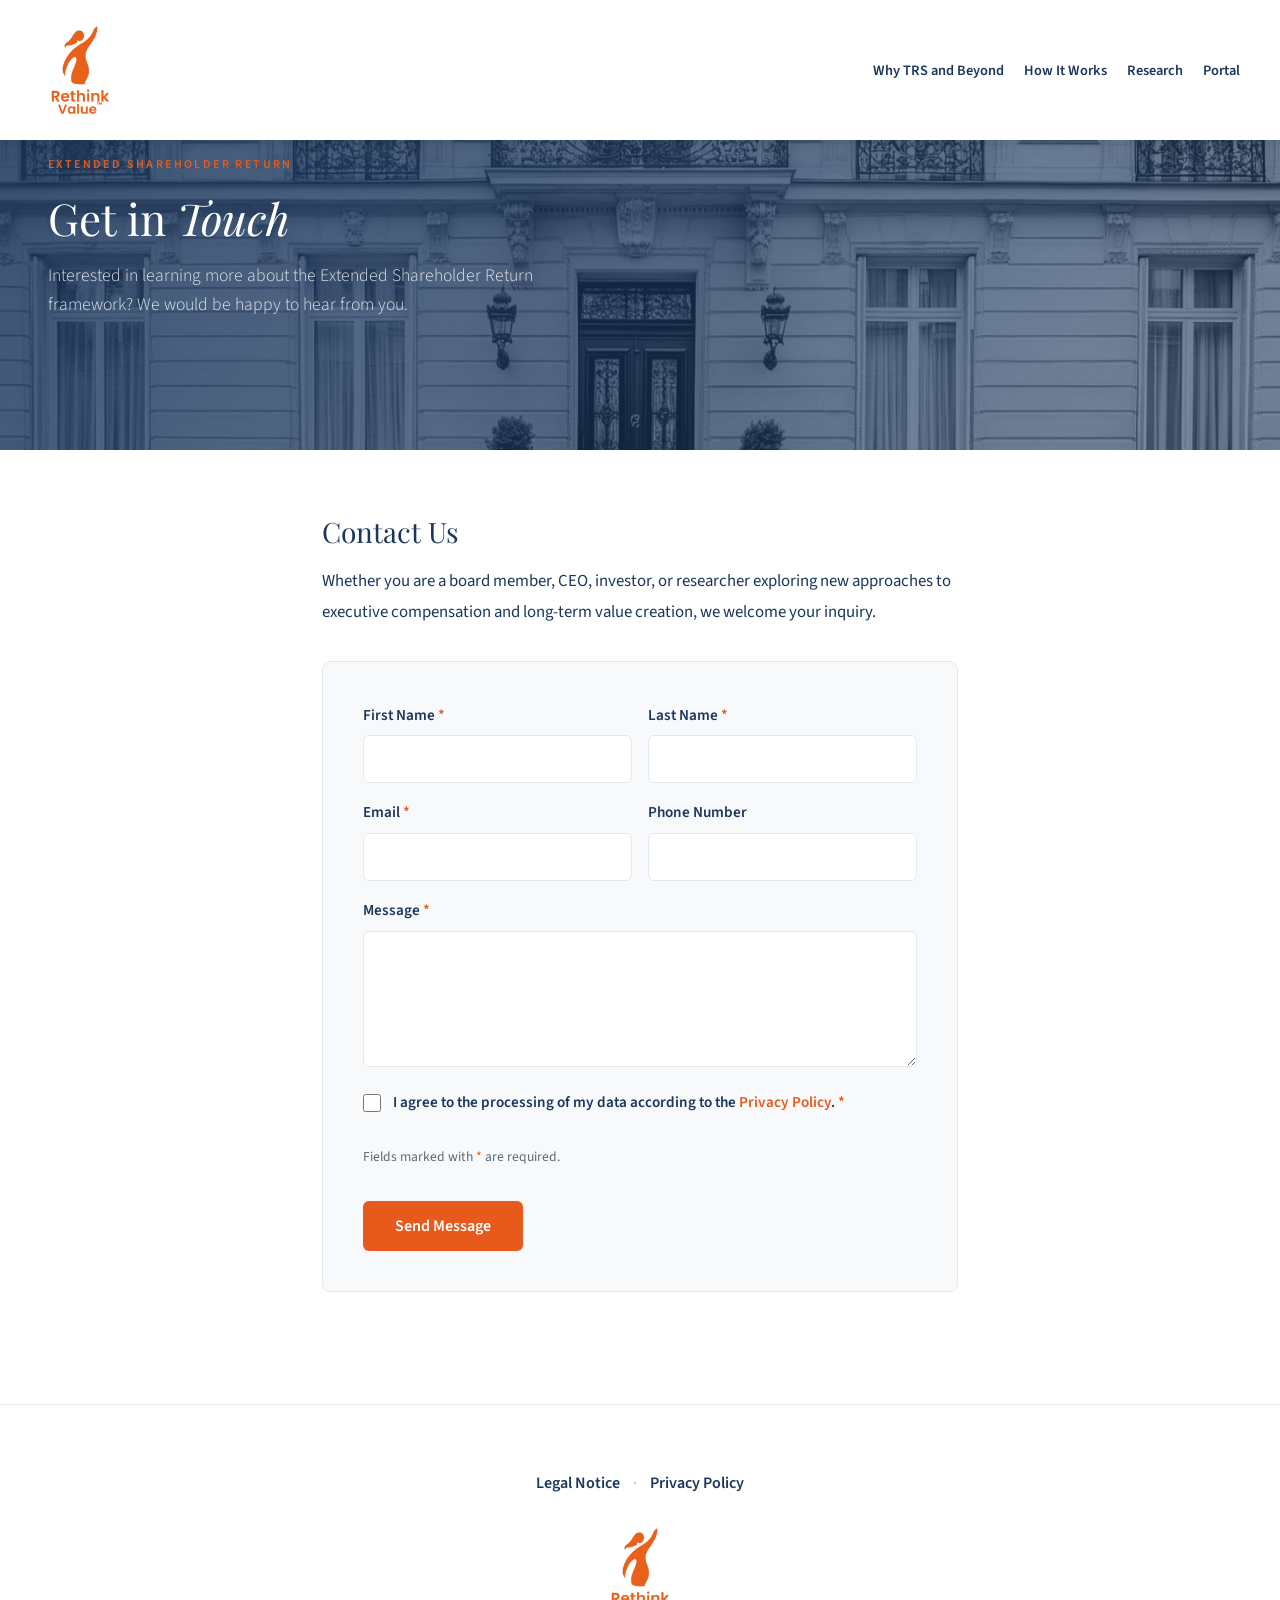
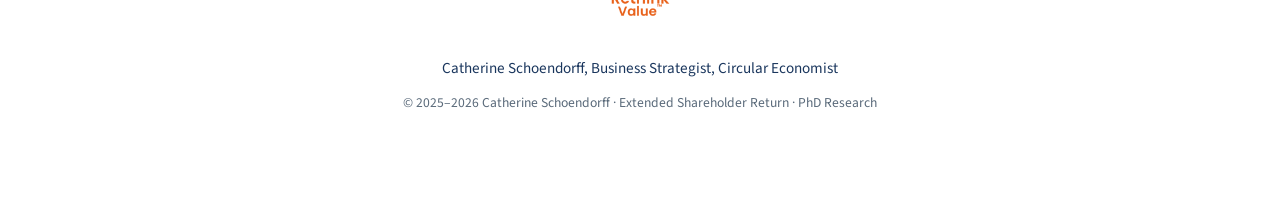
<file: contact.html>
<!DOCTYPE html>
<html lang="en">
<head>
    <meta charset="UTF-8">
    <meta name="viewport" content="width=device-width, initial-scale=1.0">
    <title>Contact | Rethink Value™</title>
    <link rel="preconnect" href="https://fonts.googleapis.com">
    <link rel="preconnect" href="https://fonts.gstatic.com" crossorigin>
    <link href="https://fonts.googleapis.com/css2?family=Playfair+Display:ital,wght@0,400;0,500;0,600;1,400;1,500&family=Source+Sans+3:wght@300;400;500;600&display=swap" rel="stylesheet">
    <style>
        :root {
            --color-brand: #1a365d;
            --color-orange: #E85A1B;
            --color-white: #ffffff;
            --color-text-light: #5a6a7a;
            --color-border: #e2e8f0;
            
            --font-display: 'Playfair Display', Georgia, serif;
            --font-body: 'Source Sans 3', -apple-system, BlinkMacSystemFont, sans-serif;
        }

        * { margin: 0; padding: 0; box-sizing: border-box; }
        html { font-size: 16px; }

        body {
            font-family: var(--font-body);
            font-weight: 400;
            line-height: 1.8;
            color: var(--color-brand);
            background-color: var(--color-white);
            -webkit-font-smoothing: antialiased;
        }

        /* Navigation */
        nav {
            position: fixed;
            top: 0;
            left: 0;
            right: 0;
            padding: 1.25rem 2rem;
            z-index: 1000;
            background: var(--color-white);
            box-shadow: 0 2px 10px rgba(0,0,0,0.1);
        }

        .nav-inner {
            max-width: 1200px;
            margin: 0 auto;
            display: flex;
            justify-content: space-between;
            align-items: center;
        }

        .logo {
            display: flex;
            align-items: center;
            gap: 0.75rem;
            text-decoration: none;
        }

        .logo-icon {
            width: 80px;
            height: auto;
        }

        .nav-links {
            display: flex;
            list-style: none;
            gap: 1.25rem;
        }

        .nav-links a {
            text-decoration: none;
            color: var(--color-brand);
            font-weight: 600;
            font-size: 0.9rem;
            transition: color 0.2s;
            white-space: nowrap;
        }

        /* Hide mobile CTA on desktop */
        .nav-cta-item {
            display: none;
        }

        .nav-links a:hover,
        .nav-links a.active {
            color: var(--color-orange);
        }

        /* Hamburger Menu */
        .nav-toggle {
            display: none;
            flex-direction: column;
            justify-content: center;
            gap: 5px;
            width: 30px;
            height: 30px;
            background: none;
            border: none;
            cursor: pointer;
            padding: 0;
        }

        .nav-toggle span {
            display: block;
            width: 100%;
            height: 2px;
            background: var(--color-brand);
            transition: all 0.3s ease;
        }

        @media (max-width: 900px) {
            nav {
                padding: 1rem 1.5rem;
            }

            .logo-icon {
                width: 60px;
            }

            .logo {
                z-index: 1001;
            }

            .nav-toggle {
                display: flex;
                z-index: 1001;
            }

            .nav-links {
                position: fixed;
                top: 0;
                right: -100%;
                width: 280px;
                height: auto;
                max-height: 100vh;
                flex-direction: column;
                background: var(--color-brand);
                padding: 5rem 2rem 2.5rem;
                gap: 0;
                transition: right 0.3s ease;
                box-shadow: -5px 0 20px rgba(0,0,0,0.2);
                border-radius: 0 0 0 12px;
            }

            .nav-links.open {
                right: 0;
            }

            .nav-links li {
                border-bottom: 1px solid rgba(255,255,255,0.1);
            }

            .nav-links a {
                display: block;
                padding: 1rem 0;
                color: var(--color-white) !important;
                font-size: 1.1rem;
            }

            .nav-links a:hover,
            .nav-links a.active {
                color: var(--color-orange) !important;
            }

            /* Mobile Nav CTA Button */
            .nav-cta-item {
                display: block !important;
                border-bottom: none !important;
                padding-top: 1.5rem;
                margin-top: 0.5rem;
            }

            .nav-cta-button {
                display: block;
                background: var(--color-orange) !important;
                color: var(--color-white) !important;
                padding: 1rem 2rem !important;
                border-radius: 8px;
                text-align: center;
                font-weight: 600;
                font-size: 1.1rem;
            }

            .nav-cta-button:hover {
                background: #d14f15 !important;
                color: var(--color-white) !important;
            }

            .nav-toggle.open span:nth-child(1) {
                transform: rotate(45deg) translate(5px, 5px);
            }

            .nav-toggle.open span:nth-child(2) {
                opacity: 0;
            }

            .nav-toggle.open span:nth-child(3) {
                transform: rotate(-45deg) translate(5px, -5px);
            }
        }

        /* Hero */
        .hero {
            position: relative;
            width: 100%;
            height: 50vh;
            min-height: 350px;
            overflow: hidden;
        }

        .hero-background {
            position: absolute;
            top: 0;
            left: 0;
            width: 100%;
            height: 100%;
            z-index: 1;
        }

        .hero-background img {
            width: 100%;
            height: 100%;
            object-fit: cover;
            filter: grayscale(100%);
            transform: scale(1);
            transform-origin: center center;
            animation: slowZoom 25s ease-out forwards;
        }

        @keyframes slowZoom {
            0% { transform: scale(1.0); }
            100% { transform: scale(1.15); }
        }

        .hero-overlay {
            position: absolute;
            top: 0;
            left: 0;
            width: 100%;
            height: 100%;
            background: linear-gradient(
                135deg,
                rgba(26, 54, 93, 0.88) 0%,
                rgba(26, 54, 93, 0.75) 40%,
                rgba(26, 54, 93, 0.55) 100%
            );
            z-index: 2;
        }

        .hero-content {
            position: relative;
            z-index: 3;
            height: 100%;
            display: flex;
            flex-direction: column;
            justify-content: center;
            max-width: 700px;
            padding: 6rem 3rem 3rem;
        }

        .category {
            font-family: var(--font-body);
            font-size: 0.75rem;
            font-weight: 600;
            letter-spacing: 0.2em;
            text-transform: uppercase;
            color: var(--color-orange);
            margin-bottom: 1rem;
        }

        .hero-content h1 {
            font-family: var(--font-display);
            font-size: clamp(2rem, 4vw, 2.75rem);
            font-weight: 400;
            line-height: 1.2;
            color: var(--color-white);
            margin-bottom: 1rem;
        }

        .hero-content h1 em {
            font-style: italic;
        }

        .hero-intro {
            font-family: var(--font-body);
            font-size: 1.1rem;
            font-weight: 300;
            line-height: 1.7;
            color: rgba(255, 255, 255, 0.85);
            max-width: 500px;
        }

        /* Content */
        .content {
            max-width: 700px;
            margin: 0 auto;
            padding: 4rem 2rem 5rem;
        }

        h2 {
            font-family: var(--font-display);
            font-size: 1.75rem;
            font-weight: 400;
            color: var(--color-brand);
            margin-bottom: 1rem;
            line-height: 1.3;
        }

        p {
            font-family: var(--font-body);
            font-size: 1.05rem;
            font-weight: 400;
            line-height: 1.85;
            color: var(--color-brand);
            margin-bottom: 1.5rem;
        }

        /* Contact Form */
        .contact-form-section {
            margin: 2rem 0;
            padding: 2.5rem;
            background: #f8f9fa;
            border: 1px solid #e2e8f0;
            border-radius: 8px;
        }

        .contact-form {
            display: flex;
            flex-direction: column;
            gap: 1rem;
        }

        .form-row {
            display: grid;
            grid-template-columns: 1fr 1fr;
            gap: 1rem;
        }

        @media (max-width: 600px) {
            .form-row {
                grid-template-columns: 1fr;
            }

            .hero-content {
                padding: 7rem 1.5rem 2rem;
            }

            .content {
                padding: 3rem 1.5rem 4rem;
            }

            .contact-form-section {
                padding: 1.5rem;
            }
        }

        .form-group {
            display: flex;
            flex-direction: column;
        }

        .form-group.full-width {
            grid-column: 1 / -1;
        }

        .form-group label {
            font-family: var(--font-body);
            font-size: 0.95rem;
            font-weight: 600;
            color: var(--color-brand);
            margin-bottom: 0.4rem;
        }

        .form-group input,
        .form-group textarea {
            font-family: var(--font-body);
            font-size: 1rem;
            padding: 0.75rem 1rem;
            border: 1px solid #e2e8f0;
            border-radius: 6px;
            background: #ffffff;
            color: var(--color-brand);
            transition: border-color 0.2s;
        }

        .form-group input:focus,
        .form-group textarea:focus {
            outline: none;
            border-color: var(--color-brand);
        }

        .form-group textarea {
            resize: vertical;
            min-height: 120px;
        }

        .required {
            color: var(--color-orange);
        }

        .checkbox-group {
            margin-top: 0.5rem;
        }

        .checkbox-label {
            display: flex;
            align-items: flex-start;
            gap: 0.75rem;
            font-weight: 400;
            cursor: pointer;
        }

        .checkbox-label input[type="checkbox"] {
            width: 18px;
            height: 18px;
            margin-top: 0.2rem;
            accent-color: var(--color-brand);
        }

        .checkbox-label span {
            font-size: 0.95rem;
            line-height: 1.5;
        }

        .checkbox-label a {
            color: var(--color-orange);
            text-decoration: none;
        }

        .checkbox-label a:hover {
            text-decoration: underline;
        }

        .form-note {
            font-size: 0.85rem;
            color: var(--color-text-light);
            margin: 0.5rem 0 1rem;
        }

        .submit-button {
            align-self: flex-start;
            background: var(--color-orange);
            color: #ffffff;
            font-family: var(--font-body);
            font-size: 1rem;
            font-weight: 600;
            padding: 0.875rem 2rem;
            border: none;
            border-radius: 6px;
            cursor: pointer;
            transition: background 0.2s, transform 0.2s;
        }

        .submit-button:hover {
            background: #d14e15;
            transform: translateY(-1px);
        }

        /* Footer */
        footer {
            background-color: var(--color-white);
            padding: 4rem 2rem;
            text-align: center;
            border-top: 1px solid var(--color-border);
        }

        .footer-legal {
            margin-bottom: 1.5rem;
            font-size: 1rem;
            color: var(--color-brand);
        }

        .footer-legal a {
            color: var(--color-brand);
            text-decoration: none;
            font-weight: 600;
            transition: color 0.2s;
        }

        .footer-legal a:hover {
            color: var(--color-orange);
        }

        .footer-legal span {
            margin: 0 0.6rem;
            color: #a0aec0;
        }

        .footer-logo {
            display: flex;
            flex-direction: column;
            align-items: center;
            gap: 0.25rem;
            margin-bottom: 1.5rem;
        }

        .footer-logo img {
            width: 80px;
            height: auto;
            margin-bottom: 0.5rem;
        }

        .footer-author {
            font-size: 0.95rem;
            color: var(--color-brand);
            margin-bottom: 0.5rem;
        }

        .footer-meta {
            font-size: 0.85rem;
            color: var(--color-text-light);
        }
    </style>
</head>
<body>
    <!-- Navigation -->
    <nav id="nav">
        <div class="nav-inner">
            <a href="index.html" class="logo">
                <img src="images/Rethink%20Value%20Logo%20Final.png" alt="Rethink Value" class="logo-icon">
            </a>
            <button class="nav-toggle" id="navToggle" aria-label="Toggle menu">
                <span></span>
                <span></span>
                <span></span>
            </button>
            <ul class="nav-links" id="navLinks">
                <li><a href="index.html">Why TRS and Beyond</a></li>
                <li><a href="formulas.html">How It Works</a></li>
                <li><a href="research.html">Research</a></li>
                <li><a href="portal.html">Portal</a></li>
                <li class="nav-cta-item"><a href="contact.html" class="nav-cta-button">Find Out More</a></li>
            </ul>
        </div>
    </nav>

    <!-- Hero -->
    <section class="hero">
        <div class="hero-background">
            <img src="images/Frontal_view_of_elegant_19th_century_bourgeois.png" alt="Elegant 19th century building facade">
        </div>
        <div class="hero-overlay"></div>
        <div class="hero-content">
            <p class="category">Extended Shareholder Return</p>
            <h1>Get in <em>Touch</em></h1>
            <p class="hero-intro">Interested in learning more about the Extended Shareholder Return framework? We would be happy to hear from you.</p>
        </div>
    </section>

    <!-- Content -->
    <main class="content">
        <h2>Contact Us</h2>
        <p>Whether you are a board member, CEO, investor, or researcher exploring new approaches to executive compensation and long-term value creation, we welcome your inquiry.</p>

        <div class="contact-form-section">
            <form action="https://formspree.io/f/xzdknrej" method="POST" class="contact-form">
                <div class="form-row">
                    <div class="form-group">
                        <label for="firstName">First Name <span class="required">*</span></label>
                        <input type="text" id="firstName" name="firstName" required>
                    </div>
                    <div class="form-group">
                        <label for="lastName">Last Name <span class="required">*</span></label>
                        <input type="text" id="lastName" name="lastName" required>
                    </div>
                </div>
                <div class="form-row">
                    <div class="form-group">
                        <label for="email">Email <span class="required">*</span></label>
                        <input type="email" id="email" name="email" required>
                    </div>
                    <div class="form-group">
                        <label for="phone">Phone Number</label>
                        <input type="tel" id="phone" name="phone">
                    </div>
                </div>
                <div class="form-group full-width">
                    <label for="message">Message <span class="required">*</span></label>
                    <textarea id="message" name="message" rows="5" required></textarea>
                </div>
                <div class="form-group full-width checkbox-group">
                    <label class="checkbox-label">
                        <input type="checkbox" name="privacy" required>
                        <span>I agree to the processing of my data according to the <a href="privacy-contact-form.html" target="_blank">Privacy Policy</a>. <span class="required">*</span></span>
                    </label>
                </div>
                <p class="form-note">Fields marked with <span class="required">*</span> are required.</p>
                <button type="submit" class="submit-button">Send Message</button>
            </form>
        </div>
    </main>

    <!-- Footer -->
    <footer>
        <div class="footer-legal">
            <a href="impressum.html">Legal Notice</a>
            <span>&#183;</span>
            <a href="datenschutz.html">Privacy Policy</a>
        </div>
        <div class="footer-logo">
            <img src="images/Rethink%20Value%20Logo%20Final.png" alt="Rethink Value Logo" class="logo-icon">
        </div>
        <p class="footer-author">Catherine Schoendorff, Business Strategist, Circular Economist</p>
        <p class="footer-meta">&#169; 2025&#8211;2026 Catherine Schoendorff &#183; Extended Shareholder Return &#183; PhD Research</p>
    </footer>

    <script>
        // Mobile menu toggle
        const navToggle = document.getElementById('navToggle');
        const navLinks = document.getElementById('navLinks');

        navToggle.addEventListener('click', function() {
            navToggle.classList.toggle('open');
            navLinks.classList.toggle('open');
        });

        // Close menu when clicking a link
        navLinks.querySelectorAll('a').forEach(link => {
            link.addEventListener('click', () => {
                navToggle.classList.remove('open');
                navLinks.classList.remove('open');
            });
        });
    </script>
</body>
</html>
</file>
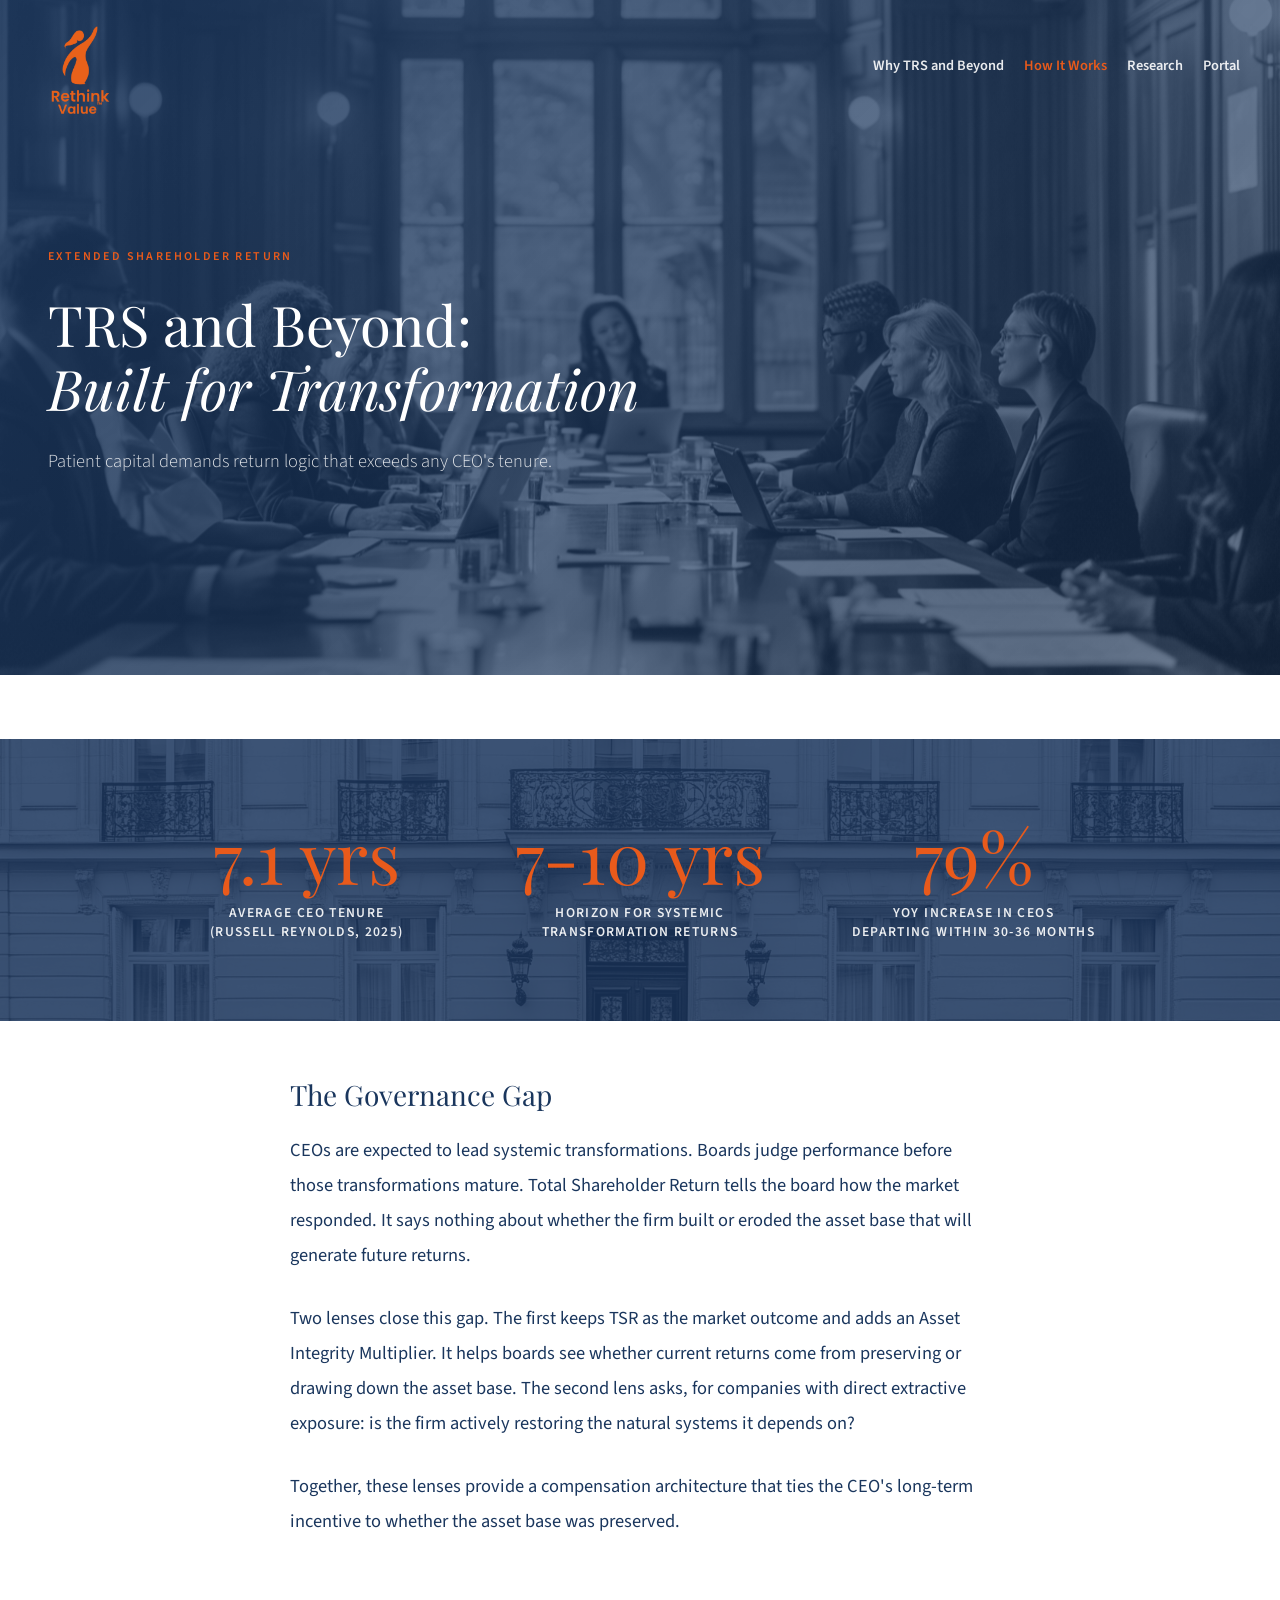
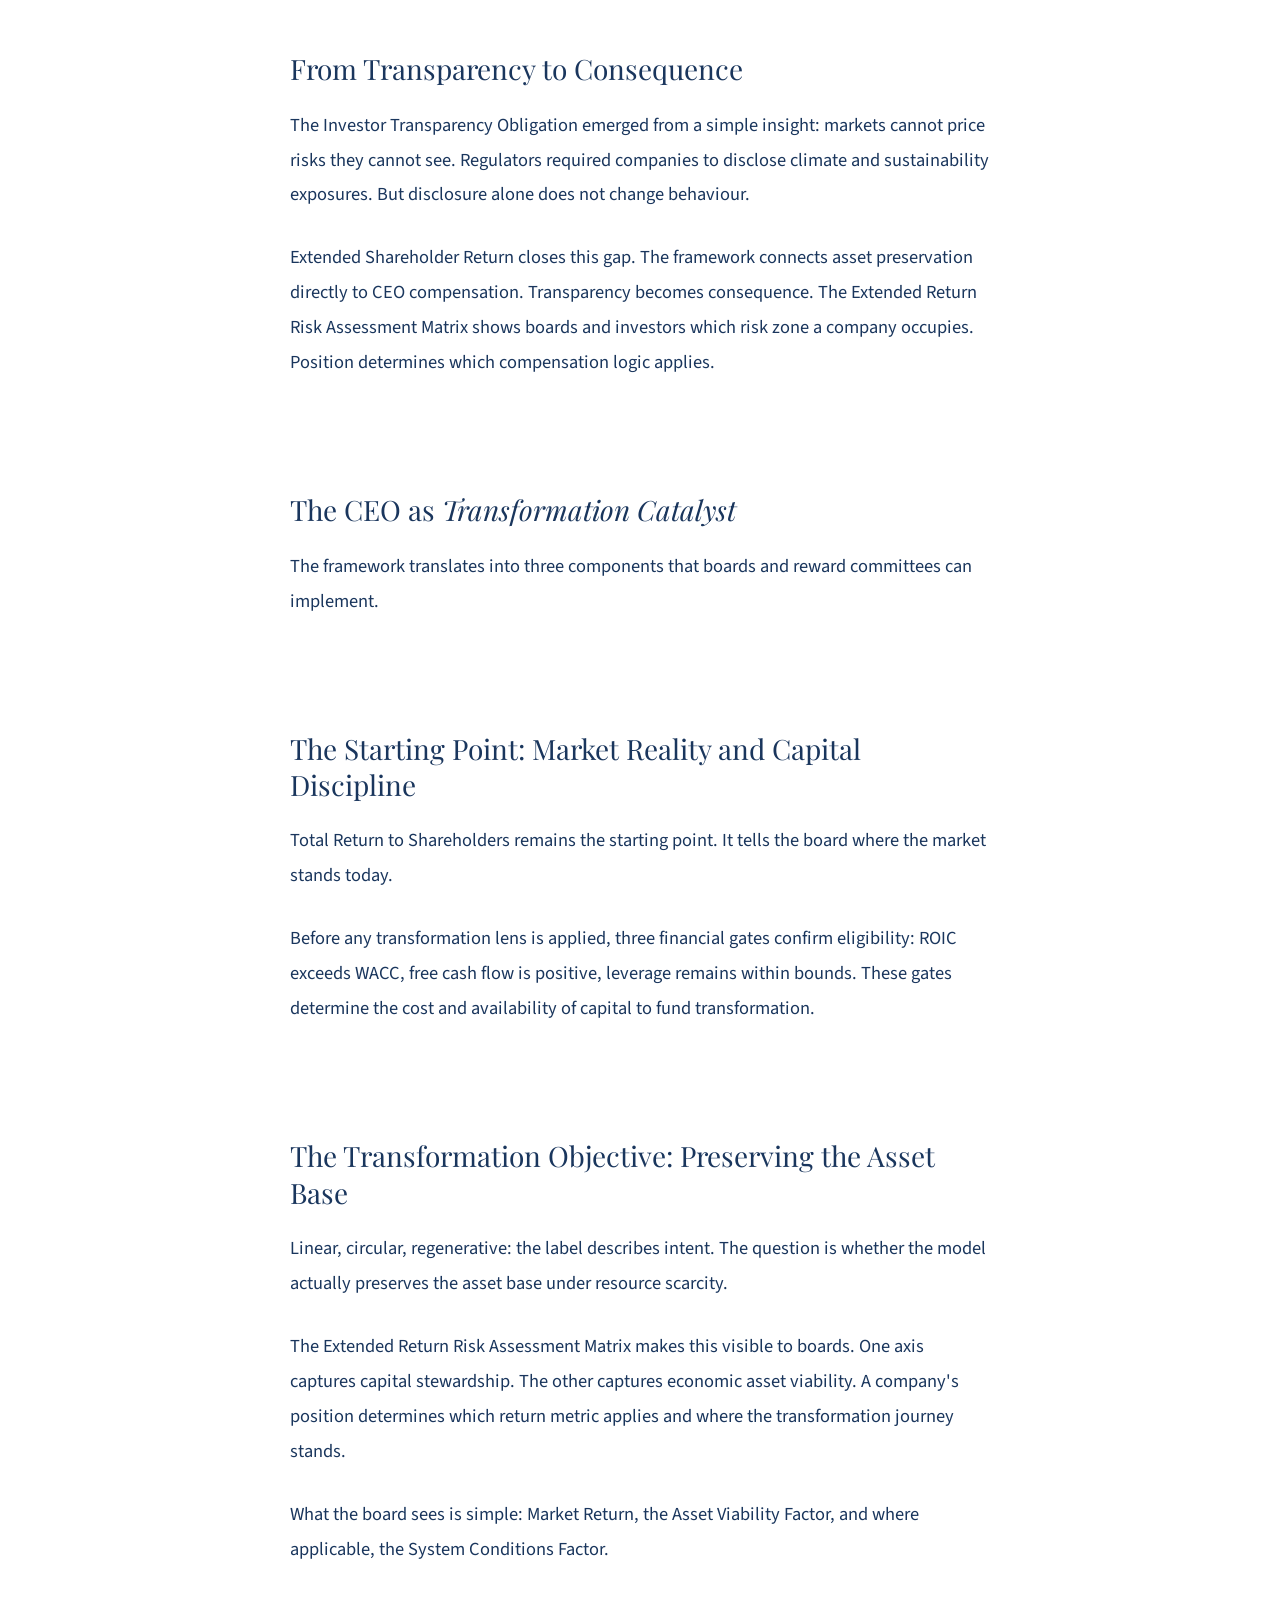
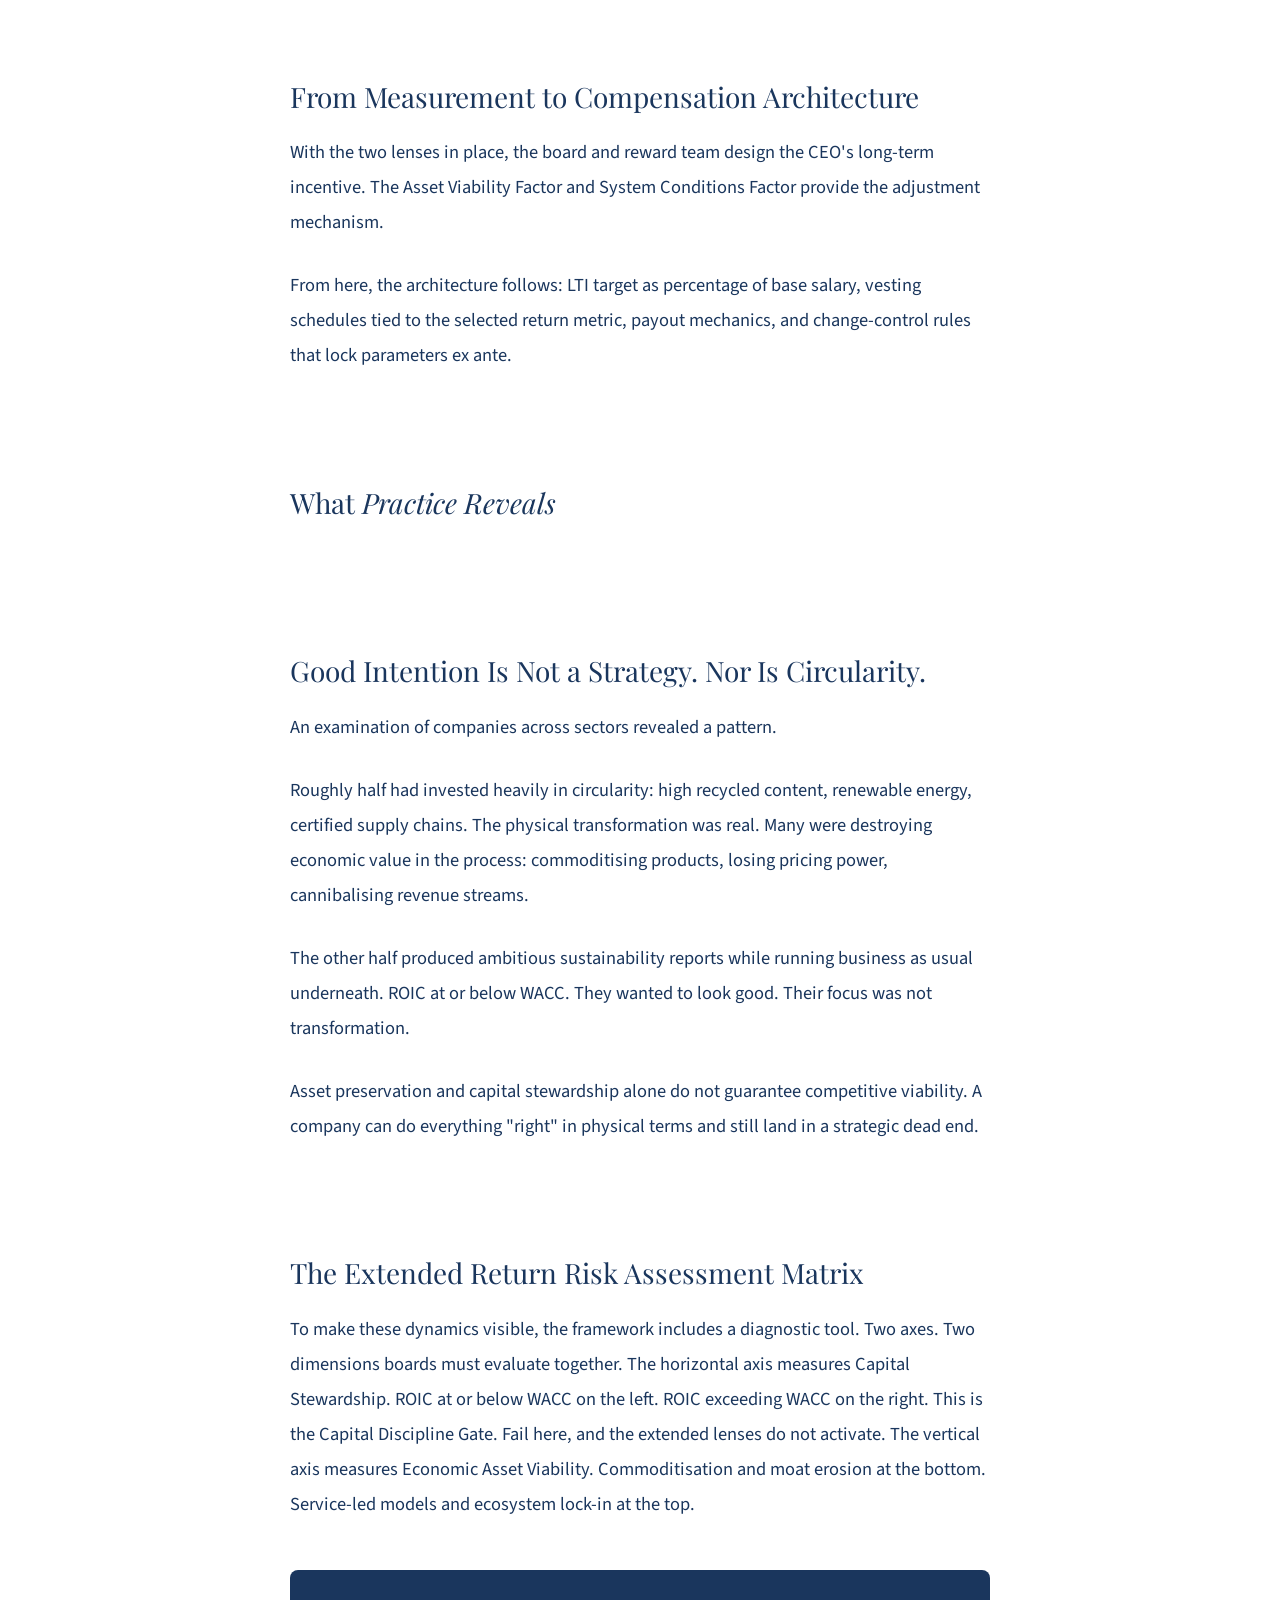
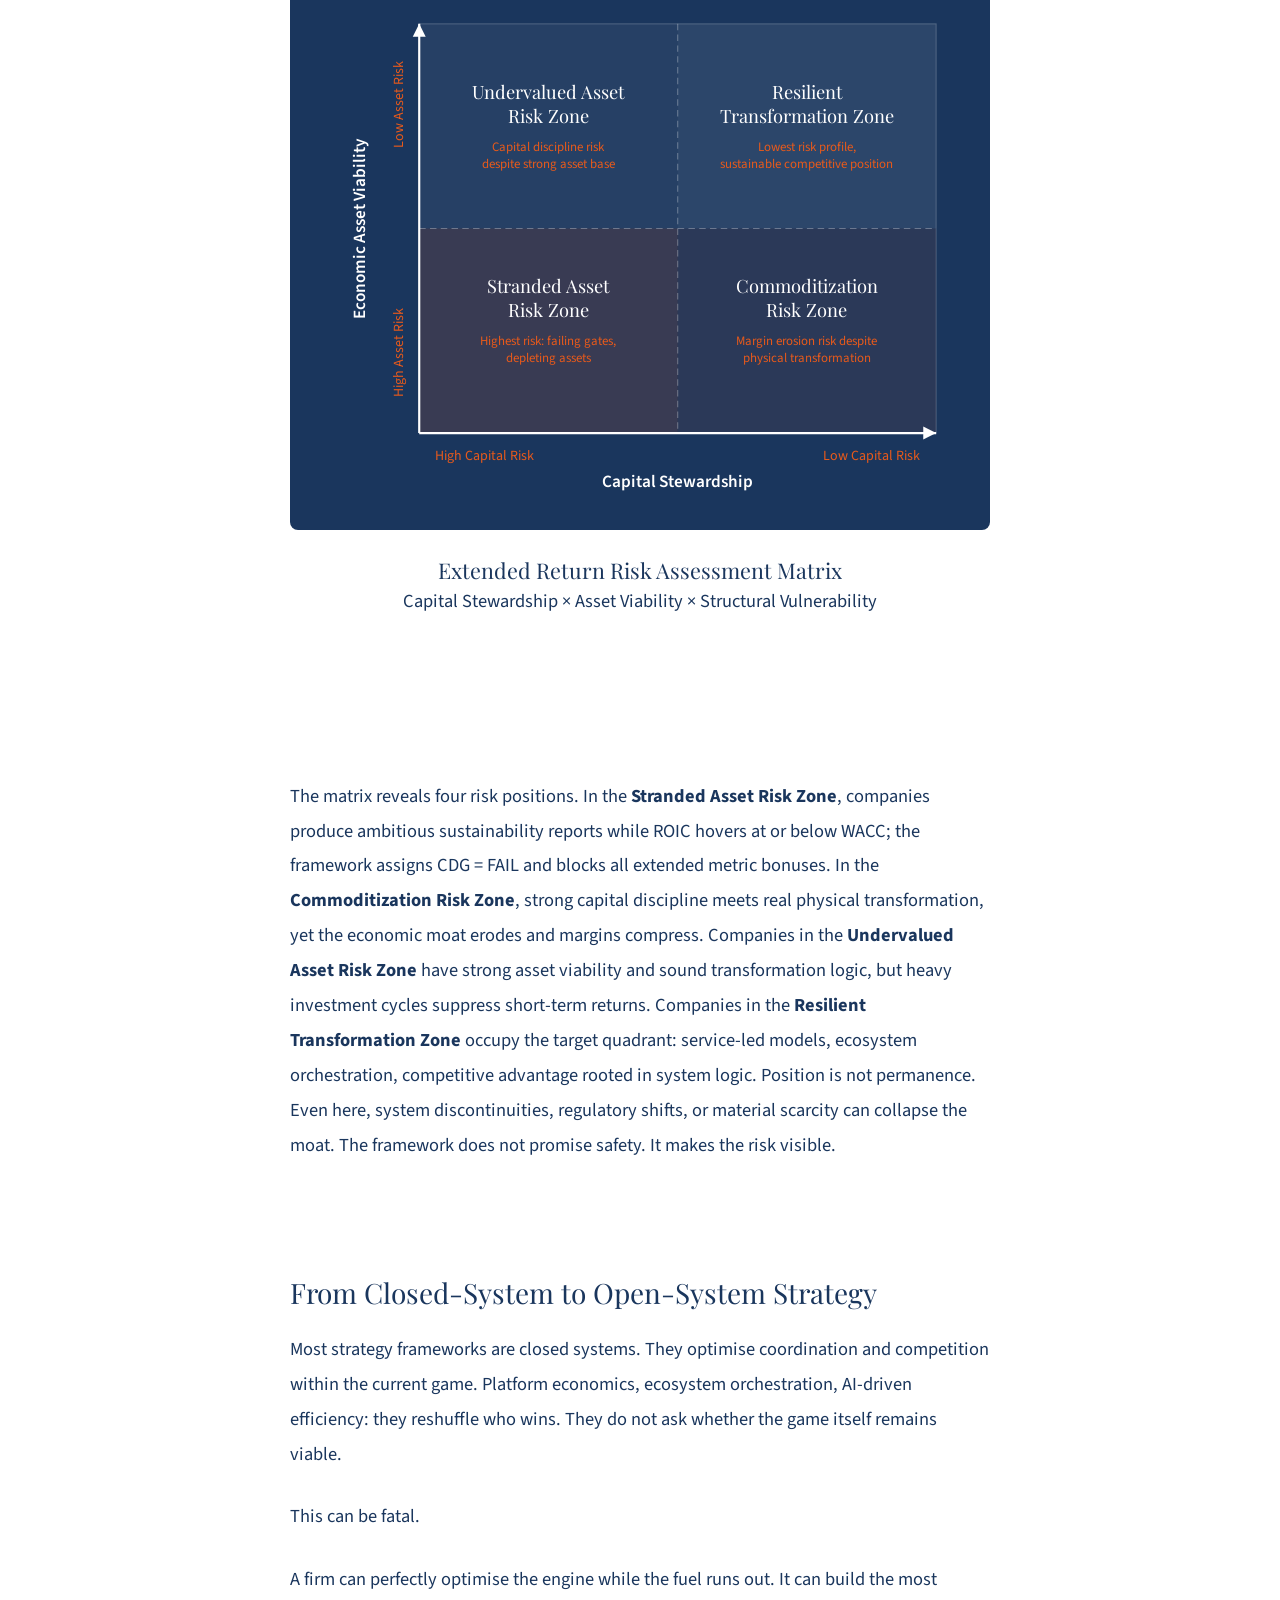
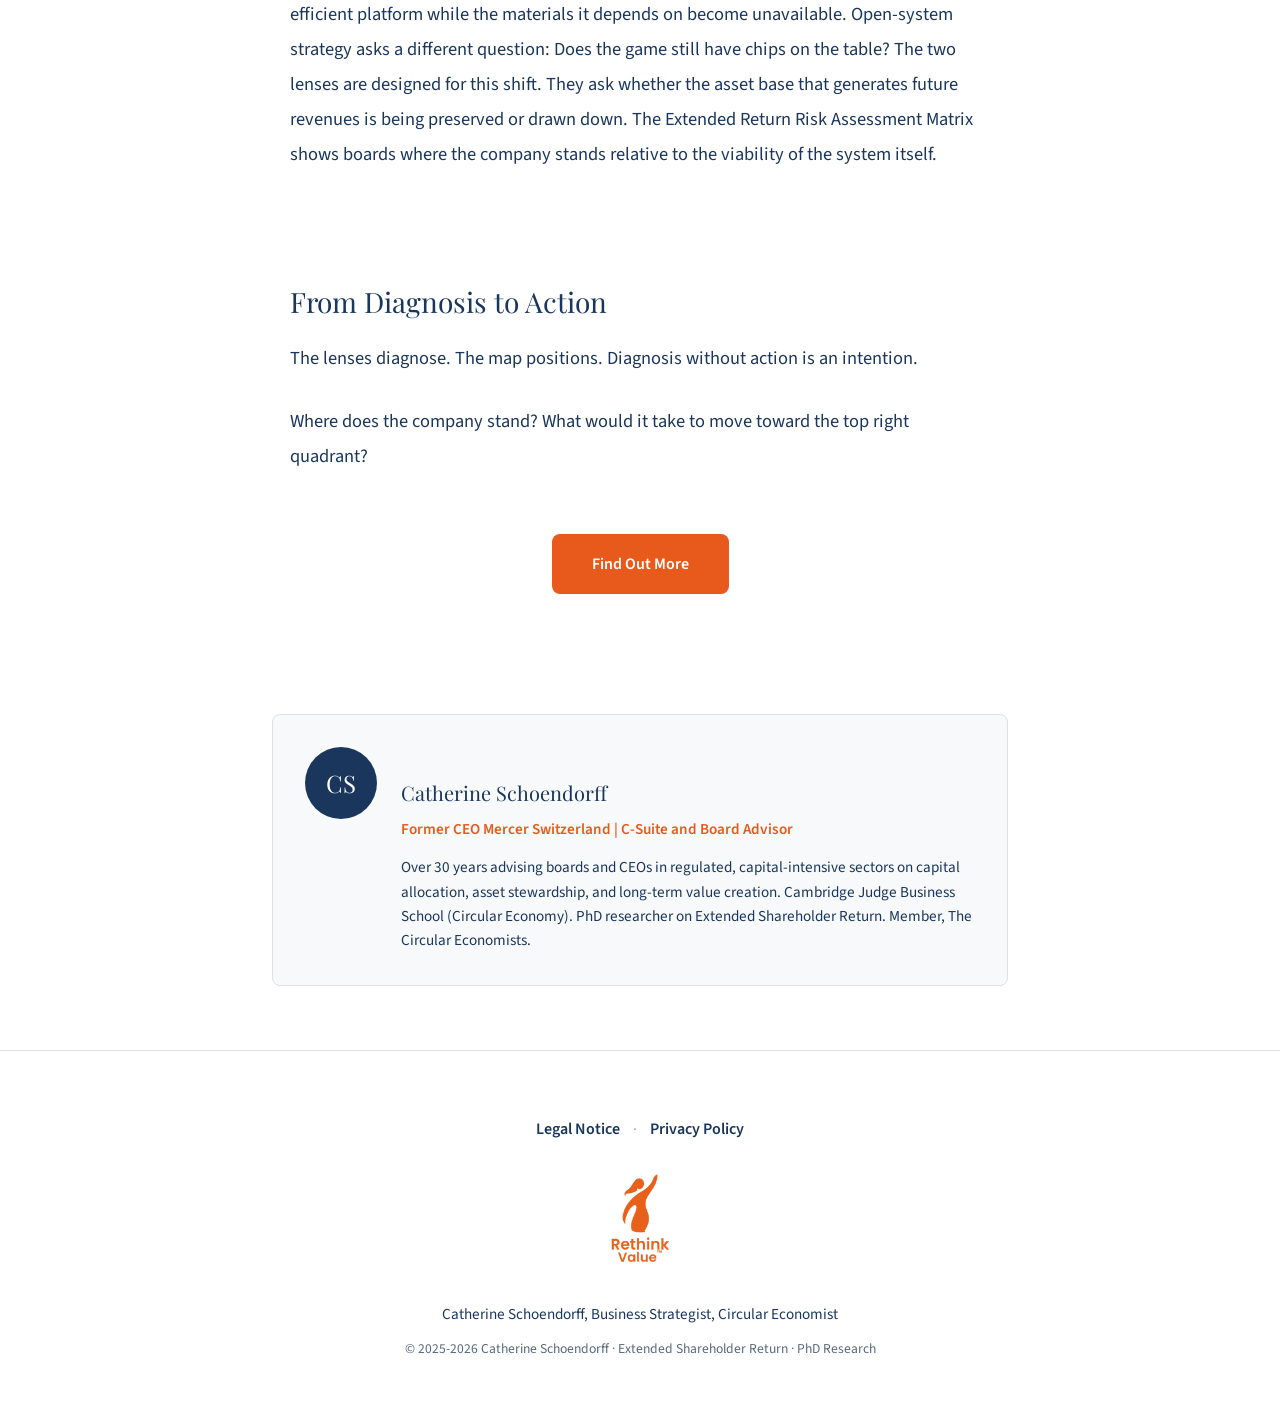
<file: formulas.html>
<!DOCTYPE html>
<html lang="en">
<head>
    <meta charset="UTF-8">
    <meta name="viewport" content="width=device-width, initial-scale=1.0">
    
    <!-- SEO: Title with primary keyword near front -->
    <title>Extended Shareholder Return Framework | Rethink Value™</title>
    
    <!-- SEO: Meta description (154 characters) -->
    <meta name="description" content="How the Asset Integrity Multiplier ties CEO compensation to long-term asset preservation. A governance framework for boards and reward committees.">
    
    <!-- SEO: Open Graph for LinkedIn/social sharing -->
    <meta property="og:title" content="Extended Shareholder Return Framework | Rethink Value™">
    <meta property="og:description" content="How the Asset Integrity Multiplier ties CEO compensation to long-term asset preservation.">
    <meta property="og:type" content="article">
    <meta property="og:url" content="https://catherineschoendorff.github.io/tr2s-formulas-website/formulas.html">
    <meta property="og:image" content="https://catherineschoendorff.github.io/tr2s-formulas-website/images/u7742118559_Corporate_board_meeting_in_a_classic_Lausanne_boa_a87e7c83-cdcd-4315-81f9-9ab8b63c741b_3.png">
    
    <!-- SEO: Twitter Card -->
    <meta name="twitter:card" content="summary_large_image">
    <meta name="twitter:title" content="Extended Shareholder Return Framework | Rethink Value™">
    <meta name="twitter:description" content="How the Asset Integrity Multiplier ties CEO compensation to long-term asset preservation.">
    
    <!-- SEO: Canonical URL -->
    <link rel="canonical" href="https://catherineschoendorff.github.io/tr2s-formulas-website/formulas.html">
    
    <!-- SEO: Schema.org JSON-LD for E-E-A-T -->
    <script type="application/ld+json">
    {
        "@context": "https://schema.org",
        "@type": "ScholarlyArticle",
        "headline": "TRS and Beyond: Built for Transformation",
        "description": "Extended Shareholder Return framework showing how the Asset Integrity Multiplier helps boards tie CEO compensation to long-term asset preservation.",
        "author": {
            "@type": "Person",
            "name": "Catherine Schoendorff",
            "jobTitle": "C-Suite and Board Advisor, Capital Stewardship",
            "description": "Former CEO of Mercer Switzerland. Over 30 years advising boards and CEOs in regulated, capital-intensive sectors on capital allocation, asset stewardship, and long-term value creation. PhD researcher on Extended Shareholder Return.",
            "sameAs": "https://www.linkedin.com/in/ceo-strategic-advisor",
            "alumniOf": [
                {
                    "@type": "EducationalOrganization",
                    "name": "Cambridge Judge Business School",
                    "department": "Circular Economy and Sustainability Strategies"
                },
                {
                    "@type": "EducationalOrganization",
                    "name": "POBS Fernstudium",
                    "department": "Doctoral Research Program, Business Administration"
                }
            ],
            "memberOf": {
                "@type": "Organization",
                "name": "The Circular Economists"
            },
            "knowsAbout": ["Capital Stewardship", "Board-Level Strategy", "Strategic Governance", "Asset Stewardship", "Regulated Environments", "CEO Compensation", "Circular Economy"]
        },
        "publisher": {
            "@type": "Organization",
            "name": "Rethink Value™",
            "url": "https://catherineschoendorff.github.io/tr2s-formulas-website/"
        },
        "datePublished": "2025-01-01",
        "dateModified": "2026-04-11",
        "mainEntityOfPage": {
            "@type": "WebPage",
            "@id": "https://catherineschoendorff.github.io/tr2s-formulas-website/formulas.html"
        },
        "keywords": "Extended Shareholder Return, Asset Integrity Multiplier, CEO compensation, board governance, capital stewardship, circular economy"
    }
    </script>
    
    <link rel="preconnect" href="https://fonts.googleapis.com">
    <link rel="preconnect" href="https://fonts.gstatic.com" crossorigin>
    <link href="https://fonts.googleapis.com/css2?family=Playfair+Display:ital,wght@0,400;0,500;0,600;1,400;1,500&family=Source+Sans+3:wght@300;400;500;600&display=swap" rel="stylesheet">
    <style>
        :root {
            --color-brand: #1a365d;
            --color-orange: #E85A1B;
            --color-white: #ffffff;
            --color-text-light: #5a6a7a;
            --color-border: #e0e0e0;
            
            --font-display: 'Playfair Display', Georgia, serif;
            --font-body: 'Source Sans 3', -apple-system, BlinkMacSystemFont, sans-serif;
        }

        * { margin: 0; padding: 0; box-sizing: border-box; }
        html { font-size: 16px; }

        body {
            font-family: var(--font-body);
            font-weight: 400;
            line-height: 1.8;
            color: var(--color-brand);
            background-color: var(--color-white);
            -webkit-font-smoothing: antialiased;
        }

                /* Navigation */
        nav {
            position: fixed;
            top: 0;
            left: 0;
            right: 0;
            padding: 1.25rem 2rem;
            z-index: 1000;
            background: transparent;
            transition: background 0.3s ease, box-shadow 0.3s ease;
        }

        nav.scrolled {
            background: var(--color-white);
            box-shadow: 0 2px 10px rgba(0,0,0,0.1);
        }

        .nav-inner {
            max-width: 1200px;
            margin: 0 auto;
            display: flex;
            justify-content: space-between;
            align-items: center;
        }

        .logo {
            display: flex;
            align-items: center;
            gap: 0.75rem;
            text-decoration: none;
        }

        .logo-icon {
            width: 80px;
            height: auto;
        }

        .nav-links {
            display: flex;
            list-style: none;
            gap: 1.25rem;
        }

        .nav-links a {
            text-decoration: none;
            color: rgba(255, 255, 255, 0.9);
            font-weight: 600;
            font-size: 0.9rem;
            transition: color 0.2s;
            white-space: nowrap;
        }

        /* Hide mobile CTA on desktop */
        .nav-cta-item {
            display: none;
        }

        nav.scrolled .nav-links a {
            color: var(--color-brand);
        }

        .nav-links a:hover,
        .nav-links a.active {
            color: var(--color-orange);
        }

        /* Hamburger Menu */
        .nav-toggle {
            display: none;
            flex-direction: column;
            justify-content: center;
            gap: 5px;
            width: 30px;
            height: 30px;
            background: none;
            border: none;
            cursor: pointer;
            padding: 0;
        }

        .nav-toggle span {
            display: block;
            width: 100%;
            height: 2px;
            background: var(--color-white);
            transition: all 0.3s ease;
        }

        nav.scrolled .nav-toggle span {
            background: var(--color-brand);
        }

        @media (max-width: 900px) {
            nav {
                padding: 1rem 1.5rem;
            }

            .logo-icon {
                width: 60px;
            }

            .logo {
                z-index: 1001;
            }

            .nav-toggle {
                display: flex;
                z-index: 1001;
            }

            .nav-links {
                position: fixed;
                top: 0;
                right: -100%;
                width: 280px;
                height: auto;
                max-height: 100vh;
                flex-direction: column;
                background: var(--color-brand);
                padding: 5rem 2rem 2.5rem;
                gap: 0;
                transition: right 0.3s ease;
                box-shadow: -5px 0 20px rgba(0,0,0,0.2);
                border-radius: 0 0 0 12px;
            }

            .nav-links.open {
                right: 0;
            }

            .nav-links li {
                border-bottom: 1px solid rgba(255,255,255,0.1);
            }

            .nav-links a {
                display: block;
                padding: 1rem 0;
                color: var(--color-white) !important;
                font-size: 1.1rem;
            }

            .nav-links a:hover,
            .nav-links a.active {
                color: var(--color-orange) !important;
            }

            /* Mobile Nav CTA Button */
            .nav-cta-item {
                display: block !important;
                border-bottom: none !important;
                padding-top: 1.5rem;
                margin-top: 0.5rem;
            }

            .nav-cta-button {
                display: block;
                background: var(--color-orange) !important;
                color: var(--color-white) !important;
                padding: 1rem 2rem !important;
                border-radius: 8px;
                text-align: center;
                font-weight: 600;
                font-size: 1.1rem;
            }

            .nav-cta-button:hover {
                background: #d14f15 !important;
                color: var(--color-white) !important;
            }

            /* Hamburger animation when open */
            .nav-toggle.open span:nth-child(1) {
                transform: rotate(45deg) translate(5px, 5px);
            }

            .nav-toggle.open span:nth-child(2) {
                opacity: 0;
            }

            .nav-toggle.open span:nth-child(3) {
                transform: rotate(-45deg) translate(5px, -5px);
            }
        }

        /* Hero - BLAUES Overlay wie Screenshot */
        .hero {
            position: relative;
            width: 100%;
            height: 75vh;
            min-height: 500px;
            overflow: hidden;
        }

        .hero-background {
            position: absolute;
            top: 0;
            left: 0;
            width: 100%;
            height: 100%;
            z-index: 1;
        }

        .hero-background img {
            width: 100%;
            height: 100%;
            object-fit: cover;
            filter: grayscale(100%);
            transform: scale(1);
            transform-origin: center center;
            animation: slowZoom 25s ease-out forwards;
        }

        @keyframes slowZoom {
            0% { transform: scale(1.0); }
            100% { transform: scale(1.15); }
        }

        /* BLAUES Overlay */
        .hero-overlay {
            position: absolute;
            top: 0;
            left: 0;
            width: 100%;
            height: 100%;
            background: linear-gradient(
                135deg,
                rgba(26, 54, 93, 0.88) 0%,
                rgba(26, 54, 93, 0.75) 40%,
                rgba(26, 54, 93, 0.55) 100%
            );
            z-index: 2;
        }

        .hero-content {
            position: relative;
            z-index: 3;
            height: 100%;
            display: flex;
            flex-direction: column;
            justify-content: center;
            max-width: 700px;
            padding: 6rem 3rem 3rem;
        }

        .category {
            font-family: var(--font-body);
            font-size: 0.75rem;
            font-weight: 600;
            letter-spacing: 0.2em;
            text-transform: uppercase;
            color: var(--color-orange);
            margin-bottom: 1.5rem;
            opacity: 0;
            animation: fadeInUp 1s ease-out 0.5s forwards;
        }

        .hero-content h1 {
            font-family: var(--font-display);
            font-size: clamp(2.5rem, 5vw, 3.5rem);
            font-weight: 400;
            line-height: 1.15;
            color: var(--color-white);
            margin-bottom: 1.5rem;
            opacity: 0;
            animation: fadeInUp 1s ease-out 0.8s forwards;
        }

        .hero-content h1 em {
            font-style: italic;
        }

        .hero-intro {
            font-family: var(--font-body);
            font-size: 1.15rem;
            font-weight: 300;
            line-height: 1.75;
            color: rgba(255, 255, 255, 0.85);
            max-width: 550px;
            opacity: 0;
            animation: fadeInUp 1s ease-out 1.1s forwards;
        }

        @keyframes fadeInUp {
            0% { opacity: 0; transform: translateY(25px); }
            100% { opacity: 1; transform: translateY(0); }
        }

        /* Context Introduction */
        .context-intro {
            background: var(--color-white);
            padding: 3.5rem 2rem;
        }

        .context-intro-inner {
            max-width: 700px;
            margin: 0 auto;
        }

        .context-intro h2 {
            font-family: var(--font-display);
            font-size: 1.75rem;
            font-weight: 400;
            color: #1a365d;
            margin-bottom: 1.25rem;
            line-height: 1.3;
        }

        .context-intro p {
            font-family: var(--font-body);
            font-size: 1.15rem;
            font-weight: 400;
            line-height: 1.9;
            color: #1a365d;
            margin-bottom: 1.75rem;
        }

        .context-intro p:last-child {
            margin-bottom: 0;
        }

        /* Content - ALLE Texte in #1a365d */
        .content {
            max-width: 700px;
            margin: 0 auto;
            padding: 5rem 2rem;
        }

        .section {
            margin-bottom: 3.5rem;
        }

        .section:last-child {
            margin-bottom: 0;
        }

        h2 {
            font-family: var(--font-display);
            font-size: 1.6rem;
            font-weight: 400;
            color: #1a365d;
            margin-bottom: 1.25rem;
            line-height: 1.3;
        }

        h3 {
            font-family: var(--font-body);
            font-size: 1.05rem;
            font-weight: 600;
            color: #1a365d;
            margin-top: 1.75rem;
            margin-bottom: 0.75rem;
        }

        p {
            font-family: var(--font-body);
            font-size: 1.05rem;
            font-weight: 400;
            line-height: 1.85;
            color: #1a365d;
            margin-bottom: 1.25rem;
        }

        p:last-child {
            margin-bottom: 0;
        }

        .emphasis {
            font-style: italic;
            color: var(--color-text-light);
        }

        ul {
            margin: 1.5rem 0;
            padding-left: 1.5rem;
        }

        li {
            font-family: var(--font-body);
            font-size: 1.05rem;
            line-height: 1.85;
            color: #1a365d;
            margin-bottom: 0.6rem;
        }

        a {
            color: var(--color-orange);
            text-decoration: none;
        }

        a:hover {
            text-decoration: underline;
        }

        /* Tiles Section */
        .tiles-section {
            margin-top: 3.5rem;
            margin-bottom: 3.5rem;
        }

        .tiles-row {
            display: grid;
            grid-template-columns: repeat(3, 1fr);
            gap: 1.5rem;
        }

        .tile-button {
            display: flex;
            align-items: center;
            width: 100%;
            min-height: 140px;
            background: #1a365d;
            color: #ffffff;
            font-family: var(--font-display);
            font-size: 1.25rem;
            font-weight: 400;
            line-height: 1.4;
            padding: 1.5rem 2rem;
            border-radius: 8px;
            border: none;
            cursor: pointer;
            transition: background 0.2s;
            text-align: left;
        }

        .tile-button:hover {
            background: #2d4a6f;
        }

        .tile-content {
            display: none;
            padding: 2rem;
            background: #f8f9fa;
            border: 1px solid var(--color-border);
            border-radius: 8px;
            margin-top: 1.5rem;
        }

        .tile-content.active {
            display: block;
        }

        .tile-content p {
            color: #1a365d;
        }

        .tile-content h3 {
            color: #1a365d;
            margin-top: 1.5rem;
            margin-bottom: 0.75rem;
        }

        .tile-content ul {
            color: #1a365d;
        }

        /* IP Accordion */
        .ip-accordion {
            margin-top: 3.5rem;
            margin-bottom: 3.5rem;
        }

        .ip-button {
            display: flex;
            align-items: center;
            width: 100%;
            min-height: 80px;
            background: #1a365d;
            color: #ffffff;
            font-family: var(--font-display);
            font-size: 1.25rem;
            font-weight: 400;
            line-height: 1.4;
            padding: 1.5rem 2rem;
            border-radius: 8px;
            cursor: pointer;
            list-style: none;
            transition: background 0.2s;
        }

        .ip-button::-webkit-details-marker {
            display: none;
        }

        .ip-accordion[open] .ip-button {
            border-radius: 8px 8px 0 0;
        }

        .ip-button:hover {
            background: #2d4a6f;
        }

        .ip-content {
            padding: 2rem;
            background: #f8f9fa;
            border: 1px solid var(--color-border);
            border-top: none;
            border-radius: 0 0 8px 8px;
        }

        .ip-content p {
            color: #1a365d;
        }

        /* Stats Band - Building Facade Background */
        .stats-band {
            position: relative;
            padding: 5rem 2rem;
            margin-top: 4rem;
            overflow: hidden;
        }

        .stats-band-background {
            position: absolute;
            top: 0;
            left: 0;
            width: 100%;
            height: 100%;
            z-index: 1;
        }

        .stats-band-background img {
            width: 100%;
            height: 100%;
            object-fit: cover;
        }

        .stats-band-overlay {
            position: absolute;
            top: 0;
            left: 0;
            width: 100%;
            height: 100%;
            background: rgba(26, 54, 93, 0.85);
            z-index: 2;
        }

        .stats-band-inner {
            position: relative;
            z-index: 3;
            max-width: 1000px;
            margin: 0 auto;
            display: flex;
            justify-content: space-around;
            align-items: center;
            text-align: center;
        }

        .stat-item {
            flex: 1;
        }

        .stat-number {
            font-family: var(--font-display);
            font-size: clamp(3rem, 6vw, 4.5rem);
            font-weight: 400;
            color: var(--color-orange);
            line-height: 1;
            margin-bottom: 0.75rem;
        }

        .stat-label {
            font-family: var(--font-body);
            font-size: 0.85rem;
            font-weight: 600;
            color: rgba(255, 255, 255, 0.9);
            text-transform: uppercase;
            letter-spacing: 0.1em;
            line-height: 1.4;
        }

        @media (max-width: 900px) {
            .stats-band {
                padding: 3rem 1.5rem;
            }

            .stats-band-inner {
                flex-direction: column;
                gap: 2.5rem;
            }

            .stat-number {
                font-size: 3rem;
            }

            .stat-label {
                font-size: 0.75rem;
            }

            .catalyst-band {
                padding: 4rem 1.5rem;
            }

            .catalyst-band h2 {
                font-size: 1.75rem;
            }
        }

        /* Catalyst Band - Japanese Image Background */
        .catalyst-band {
            position: relative;
            padding: 6rem 2rem;
            overflow: hidden;
        }

        .catalyst-band-background {
            position: absolute;
            top: 0;
            left: 0;
            width: 100%;
            height: 100%;
            z-index: 1;
        }

        .catalyst-band-background img {
            width: 100%;
            height: 100%;
            object-fit: cover;
        }

        .catalyst-band-overlay {
            position: absolute;
            top: 0;
            left: 0;
            width: 100%;
            height: 100%;
            background: linear-gradient(
                135deg,
                rgba(26, 54, 93, 0.88) 0%,
                rgba(26, 54, 93, 0.75) 50%,
                rgba(26, 54, 93, 0.65) 100%
            );
            z-index: 2;
        }

        .catalyst-band-inner {
            position: relative;
            z-index: 3;
            max-width: 800px;
            margin: 0 auto;
            text-align: center;
        }

        .catalyst-band h2 {
            font-family: var(--font-display);
            font-size: clamp(2rem, 4vw, 3rem);
            font-weight: 400;
            color: var(--color-white);
            margin: 0;
        }

        .catalyst-band h2 em {
            font-style: italic;
        }

        /* Practice Band - New Divider */
        .practice-band {
            position: relative;
            padding: 6rem 2rem;
            overflow: hidden;
        }

        .practice-band-background {
            position: absolute;
            top: 0;
            left: 0;
            width: 100%;
            height: 100%;
            z-index: 1;
        }

        .practice-band-background img {
            width: 100%;
            height: 100%;
            object-fit: cover;
            filter: grayscale(100%);
        }

        .practice-band-overlay {
            position: absolute;
            top: 0;
            left: 0;
            width: 100%;
            height: 100%;
            background: linear-gradient(
                135deg,
                rgba(26, 54, 93, 0.88) 0%,
                rgba(26, 54, 93, 0.75) 50%,
                rgba(26, 54, 93, 0.65) 100%
            );
            z-index: 2;
        }

        .practice-band-inner {
            position: relative;
            z-index: 3;
            max-width: 800px;
            margin: 0 auto;
            text-align: center;
        }

        .practice-band h2 {
            font-family: var(--font-display);
            font-size: clamp(2rem, 4vw, 3rem);
            font-weight: 400;
            color: var(--color-white);
            margin: 0;
        }

        .practice-band h2 em {
            font-style: italic;
        }

        /* Extended Return Risk Assessment Matrix */
        .matrix-container {
            margin: 3rem 0;
            padding: 0;
            background: transparent;
        }

        .matrix-wrapper {
            max-width: 700px;
            margin: 0 auto;
            border-radius: 8px;
            overflow: hidden;
        }

        .matrix-svg {
            width: 100%;
            height: auto;
            display: block;
        }

        .matrix-caption {
            text-align: center;
            margin-top: 1.5rem;
            font-size: 0.9rem;
            color: var(--color-text-light);
            font-style: italic;
        }

        .matrix-title-block {
            text-align: center;
            margin-top: 1.25rem;
        }

        .matrix-main-title {
            font-family: var(--font-display);
            font-size: 1.35rem;
            font-weight: 400;
            color: var(--color-brand);
            margin-bottom: 0;
            line-height: 1.2;
        }

        .matrix-subtitle {
            font-family: var(--font-body);
            font-size: 1rem;
            font-weight: 400;
            color: var(--color-text-light);
            font-style: italic;
            margin-bottom: 0;
        }

        .matrix-subtitle-plain {
            font-family: var(--font-body);
            font-size: 1rem;
            font-weight: 400;
            color: var(--color-text-light);
            margin-bottom: 0;
            margin-top: 0;
            line-height: 1.3;
        }

        /* Quadrant Boxes */
        .quadrant-grid {
            display: grid;
            grid-template-columns: repeat(2, 1fr);
            gap: 1.5rem;
            margin: 2.5rem 0;
        }

        .quadrant-box {
            padding: 1.5rem;
            border-radius: 8px;
            background: #f8f9fa;
            border: 1px solid #e2e8f0;
        }

        .quadrant-box h4 {
            font-family: var(--font-display);
            font-size: 1.1rem;
            font-weight: 400;
            color: var(--color-brand);
            margin-bottom: 0.75rem;
        }

        .quadrant-box p {
            font-size: 0.95rem;
            line-height: 1.7;
            margin-bottom: 0;
        }

        @media (max-width: 600px) {
            .quadrant-grid {
                grid-template-columns: 1fr;
            }
        }

        /* CTA Button */
        .cta-section {
            text-align: center;
            padding: 2rem 0 1rem;
        }

        .cta-button {
            display: inline-block;
            background: var(--color-orange);
            color: var(--color-white);
            font-family: var(--font-body);
            font-size: 1rem;
            font-weight: 600;
            padding: 1rem 2.5rem;
            border-radius: 8px;
            text-decoration: none;
            transition: background 0.2s, transform 0.2s;
        }

        .cta-button:hover {
            background: #d14e15;
            transform: translateY(-2px);
            text-decoration: none;
        }

        /* Highlight Box */
        .highlight-box {
            background: #f8f9fa;
            border: 1px solid #e2e8f0;
            border-left: 4px solid var(--color-orange);
            padding: 1.5rem 2rem;
            border-radius: 0 8px 8px 0;
            margin: 2rem 0;
        }

        .highlight-box p {
            margin-bottom: 0;
            font-size: 1.05rem;
        }

/* Contact Form */
        .contact-form-section {
            margin: 3rem 0;
            padding: 2.5rem;
            background: #f8f9fa;
            border: 1px solid #e2e8f0;
            border-radius: 8px;
        }

        .contact-form-section h3 {
            font-family: var(--font-display);
            font-size: 1.4rem;
            font-weight: 400;
            color: var(--color-brand);
            margin-bottom: 0.5rem;
        }

        .contact-form-section > p {
            color: var(--color-text-light);
            margin-bottom: 1.5rem;
        }

        .contact-form {
            display: flex;
            flex-direction: column;
            gap: 1rem;
        }

        .form-row {
            display: grid;
            grid-template-columns: 1fr 1fr;
            gap: 1rem;
        }

        @media (max-width: 600px) {
            .form-row {
                grid-template-columns: 1fr;
            }
        }

        .form-group {
            display: flex;
            flex-direction: column;
        }

        .form-group.full-width {
            grid-column: 1 / -1;
        }

        .form-group label {
            font-family: var(--font-body);
            font-size: 0.95rem;
            font-weight: 600;
            color: var(--color-brand);
            margin-bottom: 0.4rem;
        }

        .form-group input,
        .form-group textarea {
            font-family: var(--font-body);
            font-size: 1rem;
            padding: 0.75rem 1rem;
            border: 1px solid #e2e8f0;
            border-radius: 6px;
            background: #ffffff;
            color: var(--color-brand);
            transition: border-color 0.2s;
        }

        .form-group input:focus,
        .form-group textarea:focus {
            outline: none;
            border-color: var(--color-brand);
        }

        .form-group textarea {
            resize: vertical;
            min-height: 120px;
        }

        .required {
            color: var(--color-orange);
        }

        .checkbox-group {
            margin-top: 0.5rem;
        }

        .checkbox-label {
            display: flex;
            align-items: flex-start;
            gap: 0.75rem;
            font-weight: 400;
            cursor: pointer;
        }

        .checkbox-label input[type="checkbox"] {
            width: 18px;
            height: 18px;
            margin-top: 0.2rem;
            accent-color: var(--color-brand);
        }

        .checkbox-label span {
            font-size: 0.95rem;
            line-height: 1.5;
        }

        .checkbox-label a {
            color: var(--color-orange);
            text-decoration: none;
        }

        .checkbox-label a:hover {
            text-decoration: underline;
        }

        .form-note {
            font-size: 0.85rem;
            color: var(--color-text-light);
            margin: 0.5rem 0 1rem;
        }

        .submit-button {
            align-self: flex-start;
            background: var(--color-orange);
            color: #ffffff;
            font-family: var(--font-body);
            font-size: 1rem;
            font-weight: 600;
            padding: 0.875rem 2rem;
            border: none;
            border-radius: 6px;
            cursor: pointer;
            transition: background 0.2s, transform 0.2s;
        }

        .submit-button:hover {
            background: #d14e15;
            transform: translateY(-1px);
        }

                /* Footer */
        footer {
            background-color: var(--color-white);
            padding: 4rem 2rem;
            text-align: center;
            border-top: 1px solid var(--color-border);
        }

        .footer-legal {
            margin-bottom: 1.5rem;
            font-size: 1rem;
            color: var(--color-brand);
        }

        .footer-legal a {
            color: var(--color-brand);
            text-decoration: none;
            font-weight: 600;
            transition: color 0.2s;
        }

        .footer-legal a:hover {
            color: var(--color-orange);
        }

        .footer-legal span {
            margin: 0 0.6rem;
            color: #a0aec0;
        }

        .footer-logo {
            display: flex;
            flex-direction: column;
            align-items: center;
            gap: 0.25rem;
            margin-bottom: 1.5rem;
        }

        .footer-logo img {
            width: 80px;
            height: auto;
            margin-bottom: 0.5rem;
        }

        .footer-author {
            font-size: 0.95rem;
            color: var(--color-brand);
            margin-bottom: 0.5rem;
        }

        .footer-meta {
            font-size: 0.85rem;
            color: var(--color-text-light);
        }

        /* Author Section (E-E-A-T) */
        .author-section {
            max-width: 800px;
            margin: 0 auto;
            padding: 3rem 2rem 4rem;
        }

        .author-card {
            background: #f8f9fa;
            border: 1px solid var(--color-border);
            border-radius: 8px;
            padding: 2rem;
            display: flex;
            gap: 1.5rem;
            align-items: flex-start;
        }

        .author-avatar {
            width: 72px;
            height: 72px;
            border-radius: 50%;
            background: var(--color-brand);
            display: flex;
            align-items: center;
            justify-content: center;
            flex-shrink: 0;
        }

        .author-avatar span {
            font-family: var(--font-display);
            font-size: 1.5rem;
            color: var(--color-white);
        }

        .author-info h3 {
            font-family: var(--font-display);
            font-size: 1.25rem;
            font-weight: 400;
            color: var(--color-brand);
            margin-bottom: 0.25rem;
        }

        .author-title {
            font-size: 0.95rem;
            color: var(--color-orange);
            font-weight: 600;
            margin-bottom: 0.75rem;
        }

        .author-bio {
            font-size: 0.95rem;
            line-height: 1.6;
            color: var(--color-brand);
        }

        @media (max-width: 600px) {
            .author-card {
                flex-direction: column;
                text-align: center;
                align-items: center;
            }
        }
    
    </style>
</head>
<body>
    <!-- Navigation -->
    <nav id="nav">
        <div class="nav-inner">
            <a href="index.html" class="logo">
                <img src="images/Rethink%20Value%20Logo%20Final.png" alt="Rethink Value" class="logo-icon">
            </a>
            <button class="nav-toggle" id="navToggle" aria-label="Toggle menu">
                <span></span>
                <span></span>
                <span></span>
            </button>
            <ul class="nav-links" id="navLinks">
                <li><a href="index.html">Why TRS and Beyond</a></li>
                <li><a href="formulas.html" class="active">How It Works</a></li>
                <li><a href="research.html">Research</a></li>
                <li><a href="portal.html">Portal</a></li>
                <li class="nav-cta-item"><a href="contact.html" class="nav-cta-button">Find Out More</a></li>
            </ul>
        </div>
    </nav>

    <section class="hero">
        <div class="hero-background">
                        <img src="images/u7742118559_Corporate_board_meeting_in_a_classic_Lausanne_boa_a87e7c83-cdcd-4315-81f9-9ab8b63c741b_3.png" alt="Board meeting">
        </div>
        <div class="hero-overlay"></div>
        <div class="hero-content">
            <p class="category">Extended Shareholder Return</p>
            <h1>TRS and Beyond:<br><em>Built for Transformation</em></h1>
            <p class="hero-intro">Patient capital demands return logic that exceeds any CEO's tenure.</p>
        </div>
    </section>

    <!-- Stats Band - The tension point -->
    <section class="stats-band">
        <div class="stats-band-background">
            <img src="images/u7742118559_Frontal_view_of_elegant_19th_century_bourgeois_to_889d0b66-fa45-42e3-a2d0-c7ff5ba5cd2d_2.png" alt="Building Facade">
        </div>
        <div class="stats-band-overlay"></div>
        <div class="stats-band-inner">
            <div class="stat-item">
                <div class="stat-number">7.1 yrs</div>
                <div class="stat-label">Average CEO tenure<br>(Russell Reynolds, 2025)</div>
            </div>
            <div class="stat-item">
                <div class="stat-number">7-10 yrs</div>
                <div class="stat-label">Horizon for systemic<br>transformation returns</div>
            </div>
            <div class="stat-item">
                <div class="stat-number">79%</div>
                <div class="stat-label">YoY increase in CEOs<br>departing within 30-36 months</div>
            </div>
        </div>
    </section>

    <!-- The Problem and the Solution - one breath -->
    <section class="context-intro">
        <div class="context-intro-inner">
            <h2>The Governance Gap</h2>
            <p>CEOs are expected to lead systemic transformations. Boards judge performance before those transformations mature. Total Shareholder Return tells the board how the market responded. It says nothing about whether the firm built or eroded the asset base that will generate future returns.</p>
            <p>Two lenses close this gap. The first keeps TSR as the market outcome and adds an Asset Integrity Multiplier. It helps boards see whether current returns come from preserving or drawing down the asset base. The second lens asks, for companies with direct extractive exposure: is the firm actively restoring the natural systems it depends on?</p>
            <p>Together, these lenses provide a compensation architecture that ties the CEO's long-term incentive to whether the asset base was preserved.</p>
        </div>
    </section>

    <!-- From Transparency to Consequence - ITO Continuity -->
    <section class="context-intro">
        <div class="context-intro-inner">
            <h2>From Transparency to Consequence</h2>
            <p>The Investor Transparency Obligation emerged from a simple insight: markets cannot price risks they cannot see. Regulators required companies to disclose climate and sustainability exposures. But disclosure alone does not change behaviour.</p>
            <p>Extended Shareholder Return closes this gap. The framework connects asset preservation directly to CEO compensation. Transparency becomes consequence. The Extended Return Risk Assessment Matrix shows boards and investors which risk zone a company occupies. Position determines which compensation logic applies.</p>
        </div>
    </section>

    <!-- The CEO as Transformation Catalyst - Mechanics header -->
    <section class="context-intro">
        <div class="context-intro-inner">
            <h2>The CEO as <em>Transformation Catalyst</em></h2>
            <p>The framework translates into three components that boards and reward committees can implement.</p>
        </div>
    </section>

    <!-- Mechanics: Starting Point -->
    <section class="context-intro">
        <div class="context-intro-inner">
            <h2>The Starting Point: Market Reality and Capital Discipline</h2>
            <p>Total Return to Shareholders remains the starting point. It tells the board where the market stands today.</p>
            <p>Before any transformation lens is applied, three financial gates confirm eligibility: ROIC exceeds WACC, free cash flow is positive, leverage remains within bounds. These gates determine the cost and availability of capital to fund transformation.</p>
        </div>
    </section>

    <section class="context-intro">
        <div class="context-intro-inner">
            <h2>The Transformation Objective: Preserving the Asset Base</h2>
            <p>Linear, circular, regenerative: the label describes intent. The question is whether the model actually preserves the asset base under resource scarcity.</p>
            <p>The Extended Return Risk Assessment Matrix makes this visible to boards. One axis captures capital stewardship. The other captures economic asset viability. A company's position determines which return metric applies and where the transformation journey stands.</p>
            <p>What the board sees is simple: Market Return, the Asset Viability Factor, and where applicable, the System Conditions Factor.</p>
        </div>
    </section>

    <section class="context-intro">
        <div class="context-intro-inner">
            <h2>From Measurement to Compensation Architecture</h2>
            <p>With the two lenses in place, the board and reward team design the CEO's long-term incentive. The Asset Viability Factor and System Conditions Factor provide the adjustment mechanism.</p>
            <p>From here, the architecture follows: LTI target as percentage of base salary, vesting schedules tied to the selected return metric, payout mechanics, and change-control rules that lock parameters ex ante.</p>
        </div>
    </section>

    <!-- What Practice Reveals -->
    <section class="context-intro">
        <div class="context-intro-inner">
            <h2>What <em>Practice Reveals</em></h2>
        </div>
    </section>

    <!-- Part 2: What Practice Reveals -->
    <section class="context-intro">
        <div class="context-intro-inner">
            <h2>Good Intention Is Not a Strategy. Nor Is Circularity.</h2>
            <p>An examination of companies across sectors revealed a pattern.</p>
            <p>Roughly half had invested heavily in circularity: high recycled content, renewable energy, certified supply chains. The physical transformation was real. Many were destroying economic value in the process: commoditising products, losing pricing power, cannibalising revenue streams.</p>
            <p>The other half produced ambitious sustainability reports while running business as usual underneath. ROIC at or below WACC. They wanted to look good. Their focus was not transformation.</p>
            <p>Asset preservation and capital stewardship alone do not guarantee competitive viability. A company can do everything "right" in physical terms and still land in a strategic dead end.</p>
        </div>
    </section>

    <section class="context-intro">
        <div class="context-intro-inner">
            <h2>The Extended Return Risk Assessment Matrix</h2>
            <p>To make these dynamics visible, the framework includes a diagnostic tool. Two axes. Two dimensions boards must evaluate together. The horizontal axis measures Capital Stewardship. ROIC at or below WACC on the left. ROIC exceeding WACC on the right. This is the Capital Discipline Gate. Fail here, and the extended lenses do not activate. The vertical axis measures Economic Asset Viability. Commoditisation and moat erosion at the bottom. Service-led models and ecosystem lock-in at the top.</p>
            
            <div class="matrix-container">
                <div class="matrix-wrapper">
                    <svg class="matrix-svg" viewBox="0 0 650 520" xmlns="http://www.w3.org/2000/svg">
                        <!-- Navy Background -->
                        <rect x="0" y="0" width="650" height="520" fill="#1a365d"/>
                        
                        <!-- Matrix area -->
                        <rect x="120" y="50" width="480" height="380" fill="none" stroke="rgba(255,255,255,0.2)" stroke-width="1"/>
                        
                        <!-- Quadrant fills -->
                        <!-- Top Left: Undervalued Asset Risk Zone -->
                        <rect x="120" y="50" width="240" height="190" fill="rgba(255,255,255,0.05)"/>
                        <!-- Top Right: Stewards -->
                        <rect x="360" y="50" width="240" height="190" fill="rgba(255,255,255,0.08)"/>
                        <!-- Bottom Left: Death Zone -->
                        <rect x="120" y="240" width="240" height="190" fill="rgba(232,90,27,0.15)"/>
                        <!-- Bottom Right: Commoditization Risk Zone -->
                        <rect x="360" y="240" width="240" height="190" fill="rgba(232,90,27,0.08)"/>
                        
                        <!-- Grid lines - dashed white -->
                        <line x1="360" y1="50" x2="360" y2="430" stroke="rgba(255,255,255,0.3)" stroke-width="1" stroke-dasharray="6,4"/>
                        <line x1="120" y1="240" x2="600" y2="240" stroke="rgba(255,255,255,0.3)" stroke-width="1" stroke-dasharray="6,4"/>
                        
                        <!-- Axes -->
                        <line x1="120" y1="430" x2="600" y2="430" stroke="#ffffff" stroke-width="2"/>
                        <line x1="120" y1="50" x2="120" y2="430" stroke="#ffffff" stroke-width="2"/>
                        
                        <!-- Axis arrows -->
                        <polygon points="600,430 588,424 588,436" fill="#ffffff"/>
                        <polygon points="120,50 114,62 126,62" fill="#ffffff"/>
                        
                        <!-- X-axis: Capital Stewardship -->
                        <text x="360" y="480" text-anchor="middle" font-family="Source Sans 3, sans-serif" font-size="16" font-weight="600" fill="#ffffff">Capital Stewardship</text>
                        <text x="135" y="455" text-anchor="start" font-family="Source Sans 3, sans-serif" font-size="13" fill="#E85A1B">High Capital Risk</text>
                        <text x="585" y="455" text-anchor="end" font-family="Source Sans 3, sans-serif" font-size="13" fill="#E85A1B">Low Capital Risk</text>
                        
                        <!-- Y-axis: Economic Asset Viability -->
                        <text x="70" y="240" text-anchor="middle" font-family="Source Sans 3, sans-serif" font-size="16" font-weight="600" fill="#ffffff" transform="rotate(-90, 70, 240)">Economic Asset Viability</text>
                        <!-- High Asset Risk - starts at X-axis level (y=430) -->
                        <text x="105" y="355" text-anchor="middle" font-family="Source Sans 3, sans-serif" font-size="13" fill="#E85A1B" transform="rotate(-90, 105, 355)">High Asset Risk</text>
                        <!-- Low Asset Risk - at top -->
                        <text x="105" y="125" text-anchor="middle" font-family="Source Sans 3, sans-serif" font-size="13" fill="#E85A1B" transform="rotate(-90, 105, 125)">Low Asset Risk</text>
                        
                        <!-- Quadrant labels - centered in each quadrant -->
                        <!-- Top Left: Undervalued Asset Risk Zone (center: 240, 145) -->
                        <text x="240" y="120" text-anchor="middle" font-family="Playfair Display, serif" font-size="17" font-weight="400" fill="#ffffff">Undervalued Asset</text>
                        <text x="240" y="142" text-anchor="middle" font-family="Playfair Display, serif" font-size="17" font-weight="400" fill="#ffffff">Risk Zone</text>
                        <text x="240" y="168" text-anchor="middle" font-family="Source Sans 3, sans-serif" font-size="12" fill="#E85A1B">Capital discipline risk</text>
                        <text x="240" y="184" text-anchor="middle" font-family="Source Sans 3, sans-serif" font-size="12" fill="#E85A1B">despite strong asset base</text>
                        
                        <!-- Top Right: Resilient Transformation Zone (center: 480, 145) -->
                        <text x="480" y="120" text-anchor="middle" font-family="Playfair Display, serif" font-size="17" font-weight="400" fill="#ffffff">Resilient</text>
                        <text x="480" y="142" text-anchor="middle" font-family="Playfair Display, serif" font-size="17" font-weight="400" fill="#ffffff">Transformation Zone</text>
                        <text x="480" y="168" text-anchor="middle" font-family="Source Sans 3, sans-serif" font-size="12" fill="#E85A1B">Lowest risk profile,</text>
                        <text x="480" y="184" text-anchor="middle" font-family="Source Sans 3, sans-serif" font-size="12" fill="#E85A1B">sustainable competitive position</text>
                        
                        <!-- Bottom Left: Stranded Asset Risk Zone (center: 240, 335) -->
                        <text x="240" y="300" text-anchor="middle" font-family="Playfair Display, serif" font-size="17" font-weight="400" fill="#ffffff">Stranded Asset</text>
                        <text x="240" y="322" text-anchor="middle" font-family="Playfair Display, serif" font-size="17" font-weight="400" fill="#ffffff">Risk Zone</text>
                        <text x="240" y="348" text-anchor="middle" font-family="Source Sans 3, sans-serif" font-size="12" fill="#E85A1B">Highest risk: failing gates,</text>
                        <text x="240" y="364" text-anchor="middle" font-family="Source Sans 3, sans-serif" font-size="12" fill="#E85A1B">depleting assets</text>
                        
                        <!-- Bottom Right: Commoditization Risk Zone (center: 480, 335) -->
                        <text x="480" y="300" text-anchor="middle" font-family="Playfair Display, serif" font-size="17" font-weight="400" fill="#ffffff">Commoditization</text>
                        <text x="480" y="322" text-anchor="middle" font-family="Playfair Display, serif" font-size="17" font-weight="400" fill="#ffffff">Risk Zone</text>
                        <text x="480" y="348" text-anchor="middle" font-family="Source Sans 3, sans-serif" font-size="12" fill="#E85A1B">Margin erosion risk despite</text>
                        <text x="480" y="364" text-anchor="middle" font-family="Source Sans 3, sans-serif" font-size="12" fill="#E85A1B">physical transformation</text>
                    </svg>
                </div>
                <div class="matrix-title-block">
                    <h3 class="matrix-main-title">Extended Return Risk Assessment Matrix</h3>
                    <p class="matrix-subtitle-plain">Capital Stewardship × Asset Viability × Structural Vulnerability</p>
                </div>
            </div>
        </div>
    </section>

    <section class="context-intro">
        <div class="context-intro-inner">
            <p>The matrix reveals four risk positions. In the <strong>Stranded Asset Risk Zone</strong>, companies produce ambitious sustainability reports while ROIC hovers at or below WACC; the framework assigns CDG = FAIL and blocks all extended metric bonuses. In the <strong>Commoditization Risk Zone</strong>, strong capital discipline meets real physical transformation, yet the economic moat erodes and margins compress. Companies in the <strong>Undervalued Asset Risk Zone</strong> have strong asset viability and sound transformation logic, but heavy investment cycles suppress short-term returns. Companies in the <strong>Resilient Transformation Zone</strong> occupy the target quadrant: service-led models, ecosystem orchestration, competitive advantage rooted in system logic. Position is not permanence. Even here, system discontinuities, regulatory shifts, or material scarcity can collapse the moat. The framework does not promise safety. It makes the risk visible.</p>
        </div>
    </section>

    <section class="context-intro">
        <div class="context-intro-inner">
            <h2>From Closed-System to Open-System Strategy</h2>
            <p>Most strategy frameworks are closed systems. They optimise coordination and competition within the current game. Platform economics, ecosystem orchestration, AI-driven efficiency: they reshuffle who wins. They do not ask whether the game itself remains viable.</p>
            <p>This can be fatal.</p>
            <p>A firm can perfectly optimise the engine while the fuel runs out. It can build the most efficient platform while the materials it depends on become unavailable. Open-system strategy asks a different question: Does the game still have chips on the table? The two lenses are designed for this shift. They ask whether the asset base that generates future revenues is being preserved or drawn down. The Extended Return Risk Assessment Matrix shows boards where the company stands relative to the viability of the system itself.</p>
        </div>
    </section>

    <section class="context-intro">
        <div class="context-intro-inner">
            <h2>From Diagnosis to Action</h2>
            <p>The lenses diagnose. The map positions. Diagnosis without action is an intention.</p>
            <p>Where does the company stand? What would it take to move toward the top right quadrant?</p>
            <div class="cta-section">
                <a href="contact.html" class="cta-button">Find Out More</a>
            </div>
        </div>
    </section>

    <!-- Author Section (E-E-A-T Signal) -->
    <section class="author-section">
        <div class="author-card">
            <div class="author-avatar">
                <span>CS</span>
            </div>
            <div class="author-info">
                <h3>Catherine Schoendorff</h3>
                <p class="author-title">Former CEO Mercer Switzerland | C-Suite and Board Advisor</p>
                <p class="author-bio">Over 30 years advising boards and CEOs in regulated, capital-intensive sectors on capital allocation, asset stewardship, and long-term value creation. Cambridge Judge Business School (Circular Economy). PhD researcher on Extended Shareholder Return. Member, The Circular Economists.</p>
            </div>
        </div>
    </section>
            </div>
        </div>
    </section>

    <!-- Footer -->
    <footer>
        <div class="footer-legal">
            <a href="impressum.html">Legal Notice</a>
            <span>&#183;</span>
            <a href="datenschutz.html">Privacy Policy</a>
        </div>
        <div class="footer-logo">
            <img src="images/Rethink%20Value%20Logo%20Final.png" alt="Rethink Value Logo" class="logo-icon">
        </div>
        <p class="footer-author">Catherine Schoendorff, Business Strategist, Circular Economist</p>
        <p class="footer-meta">&#169; 2025-2026 Catherine Schoendorff &#183; Extended Shareholder Return &#183; PhD Research</p>
    </footer>

    <script>
        // Nav scroll
        window.onscroll = function() {
            document.getElementById('nav').className = window.scrollY > 50 ? 'scrolled' : '';
        };

        // Mobile menu toggle
        const navToggle = document.getElementById('navToggle');
        const navLinks = document.getElementById('navLinks');

        navToggle.addEventListener('click', function() {
            navToggle.classList.toggle('open');
            navLinks.classList.toggle('open');
        });

        // Close menu when clicking a link
        navLinks.querySelectorAll('a').forEach(link => {
            link.addEventListener('click', () => {
                navToggle.classList.remove('open');
                navLinks.classList.remove('open');
            });
        });
    </script>

</body>
</html>
</file>
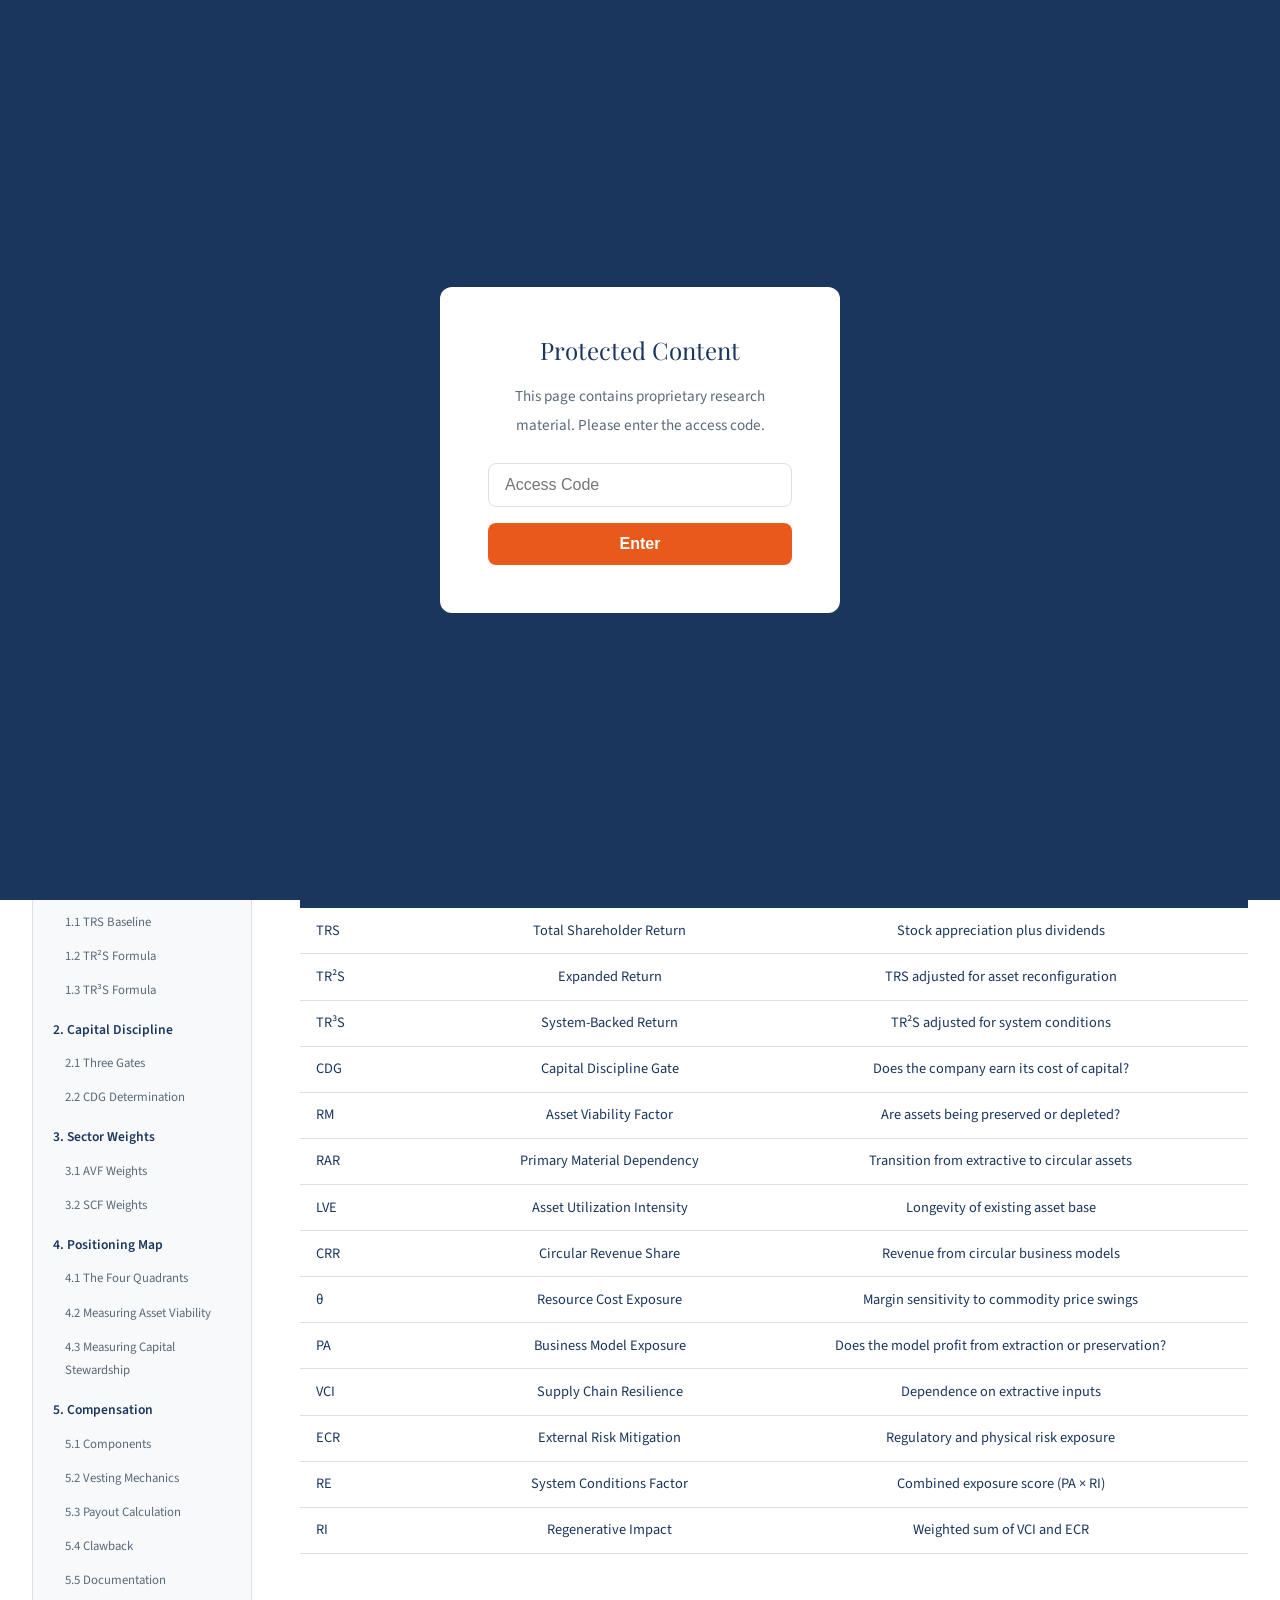
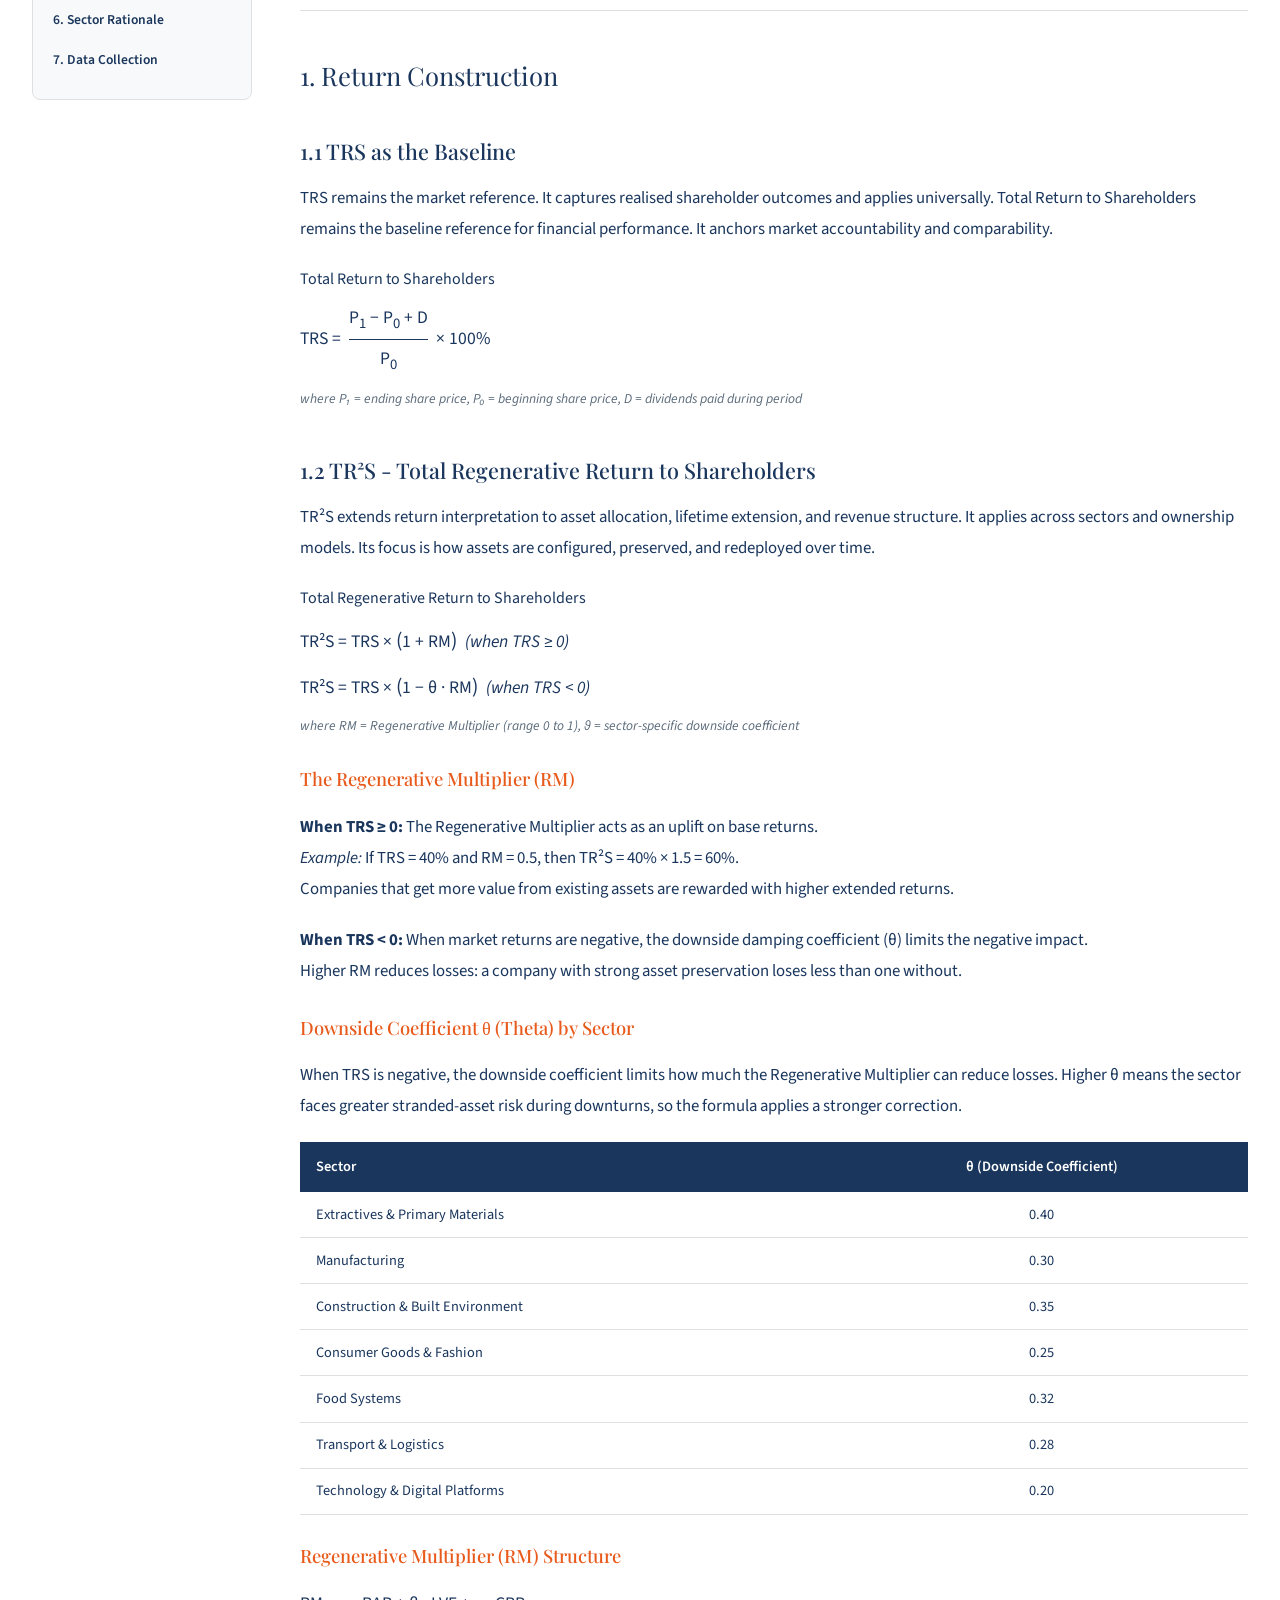
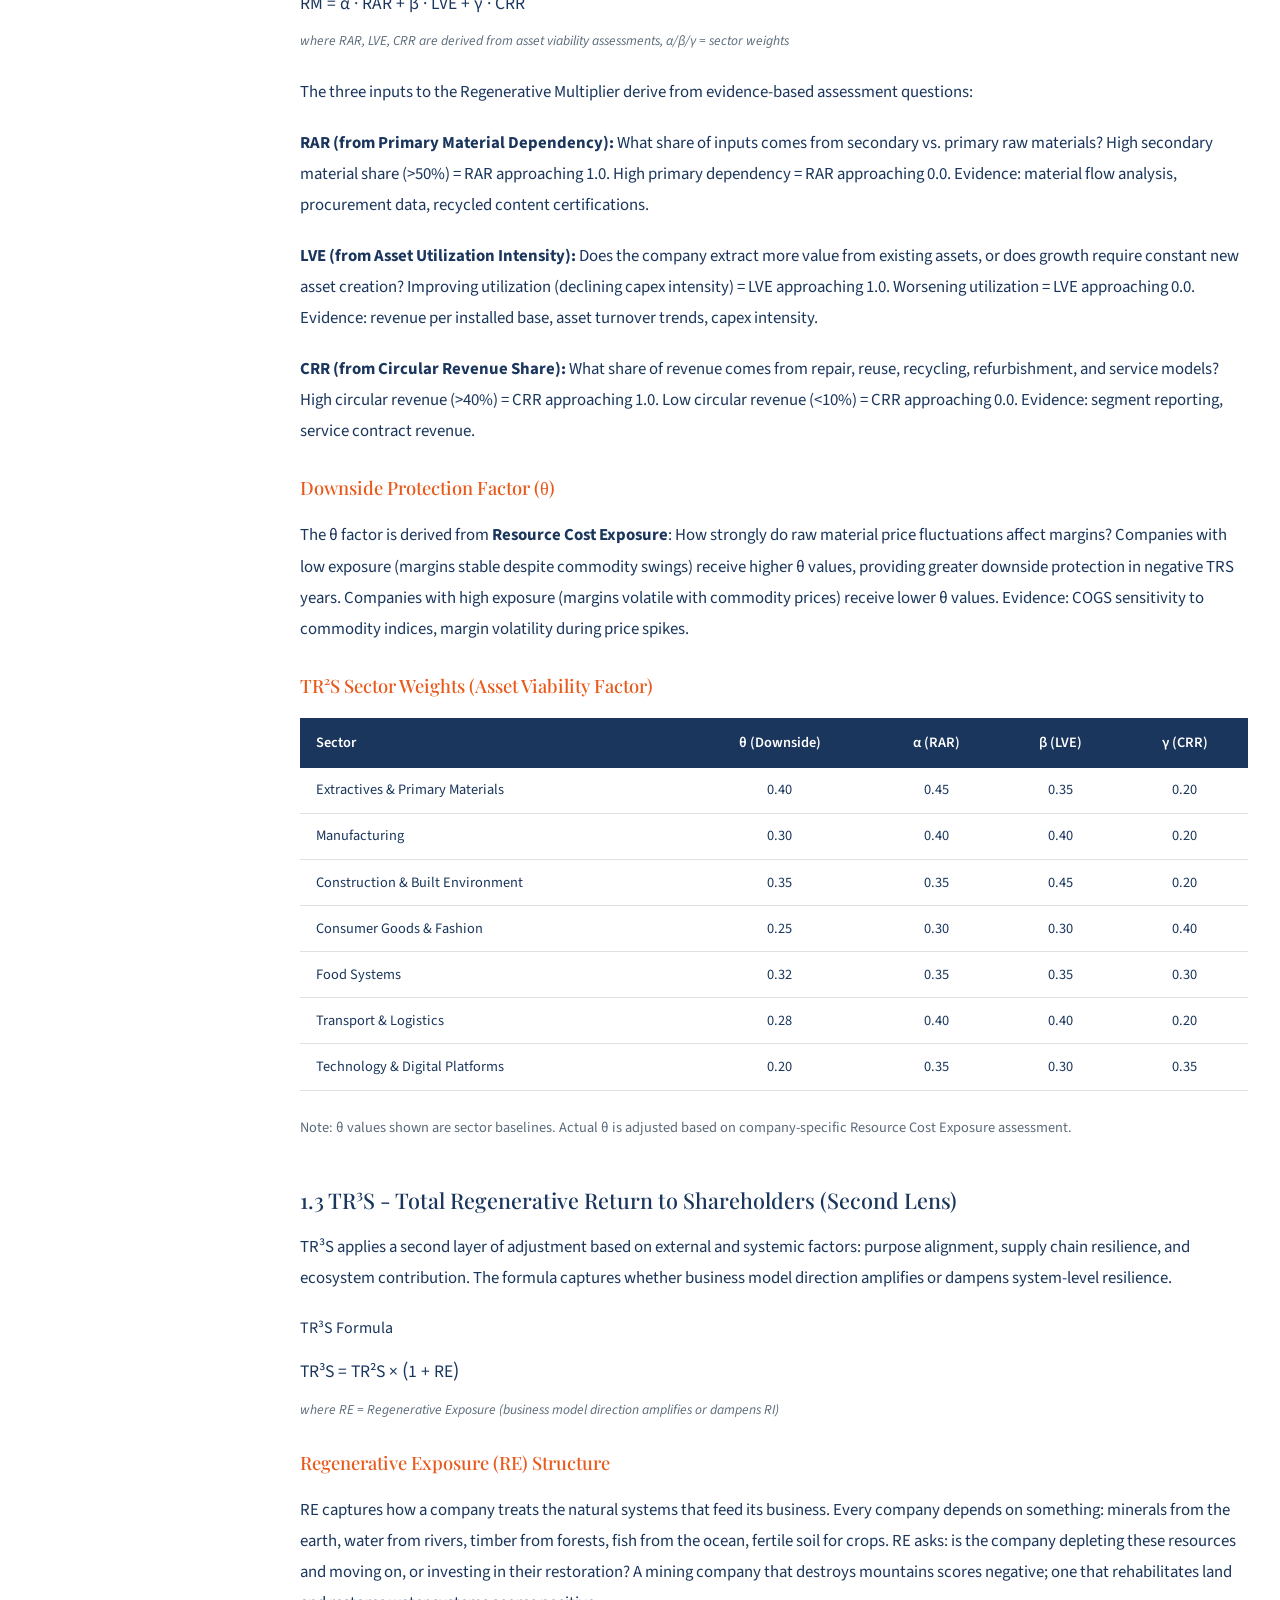
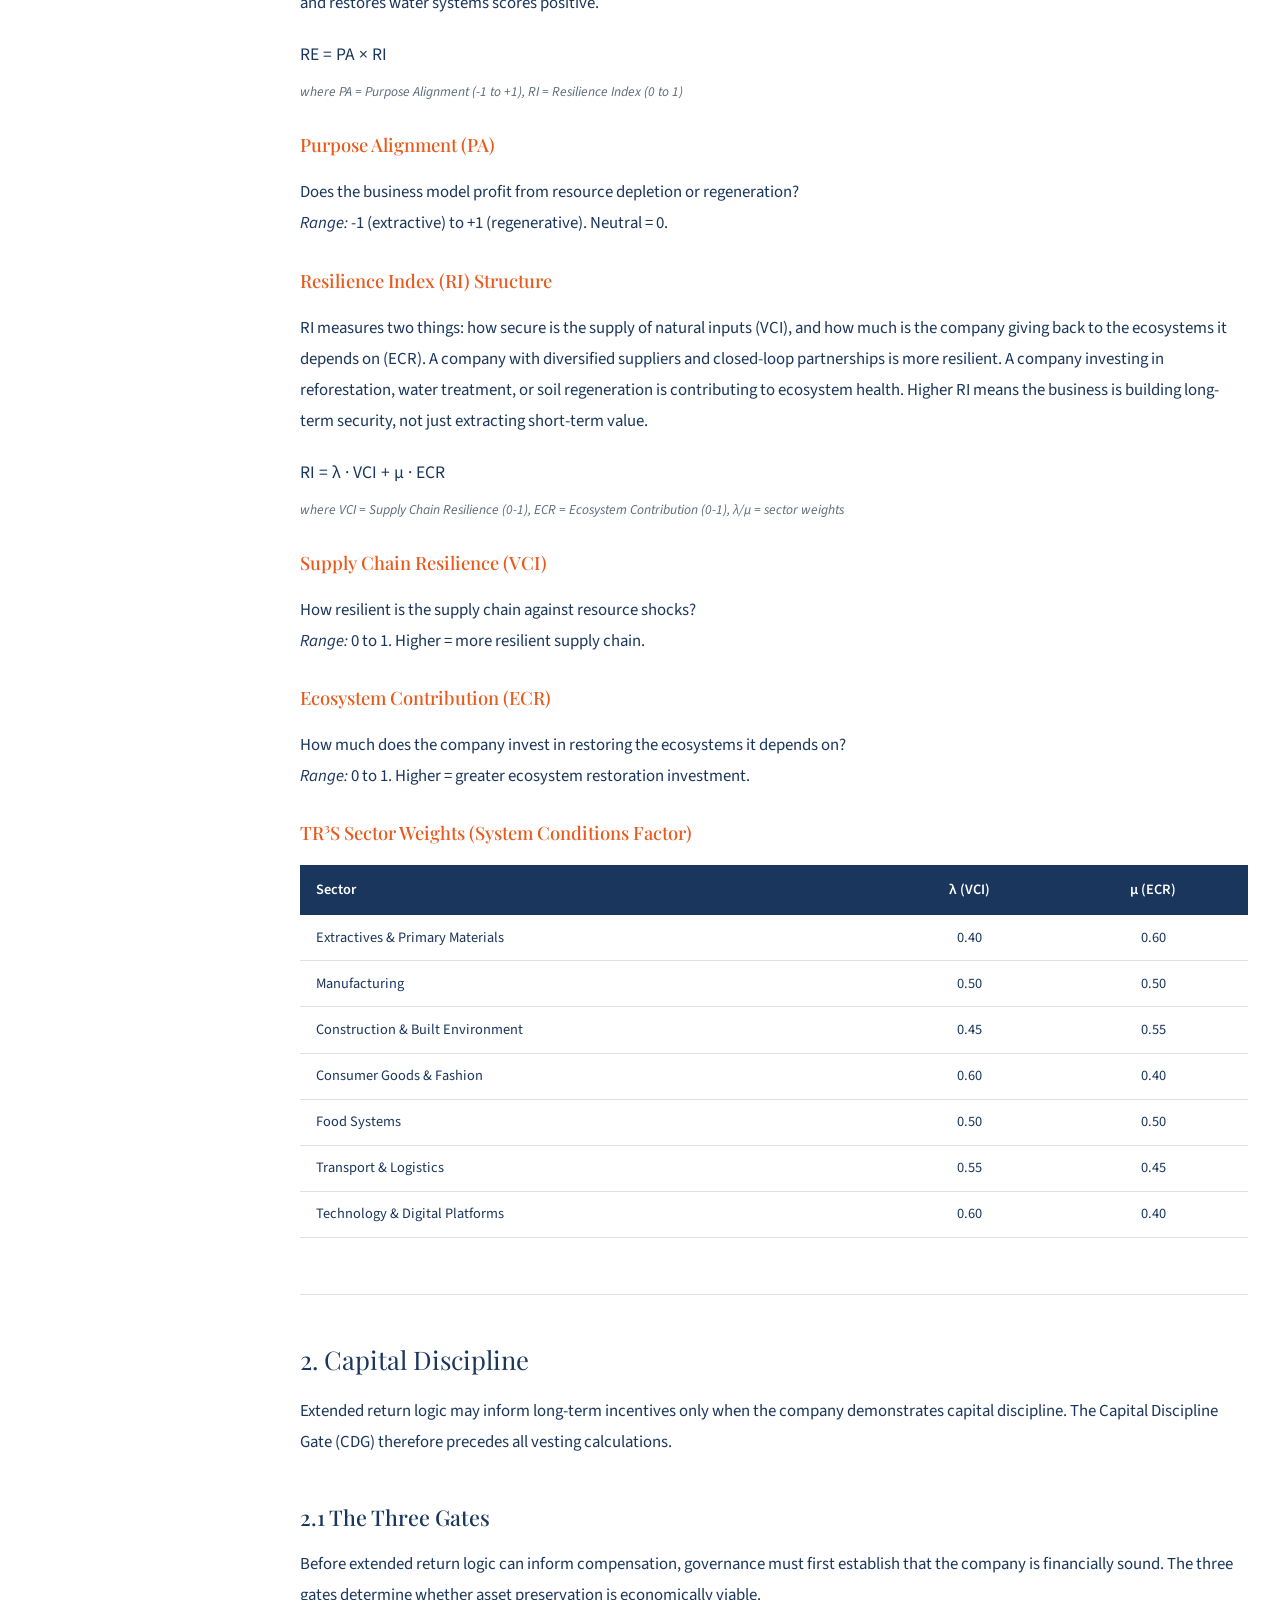
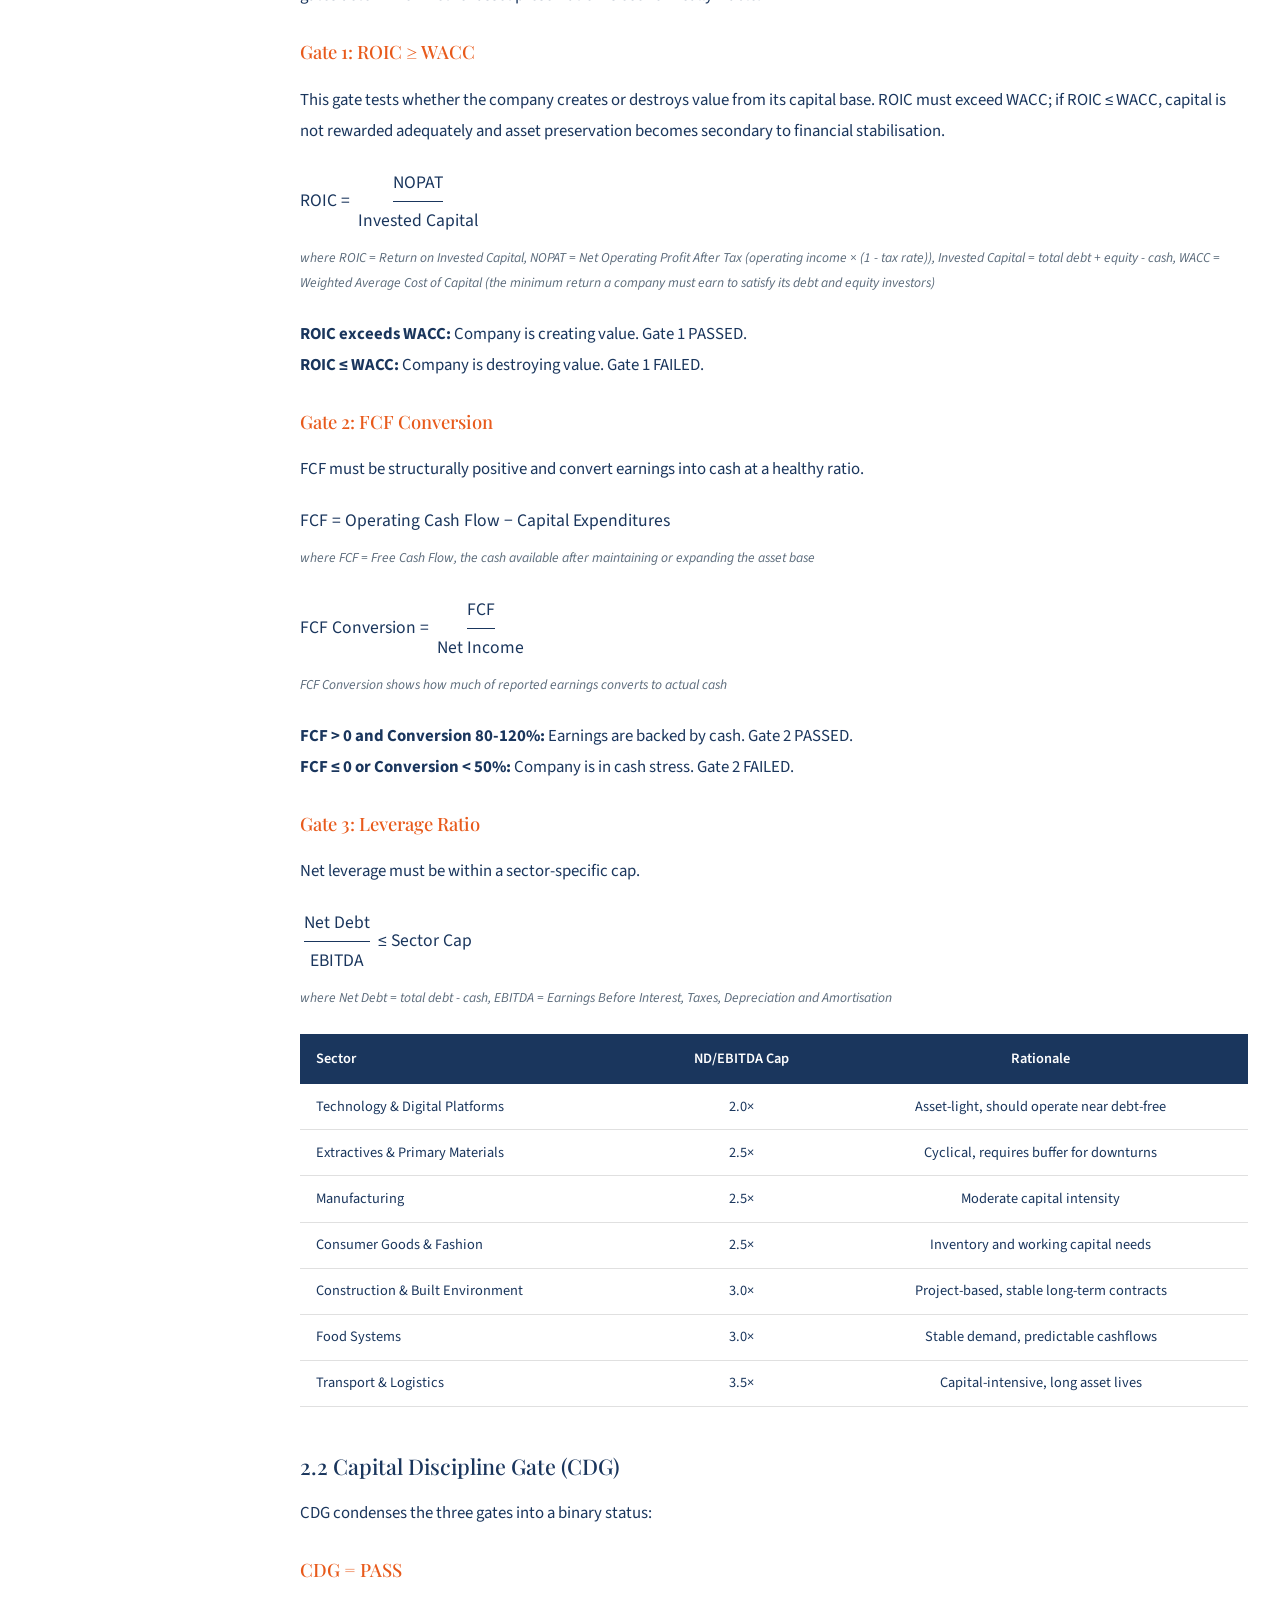
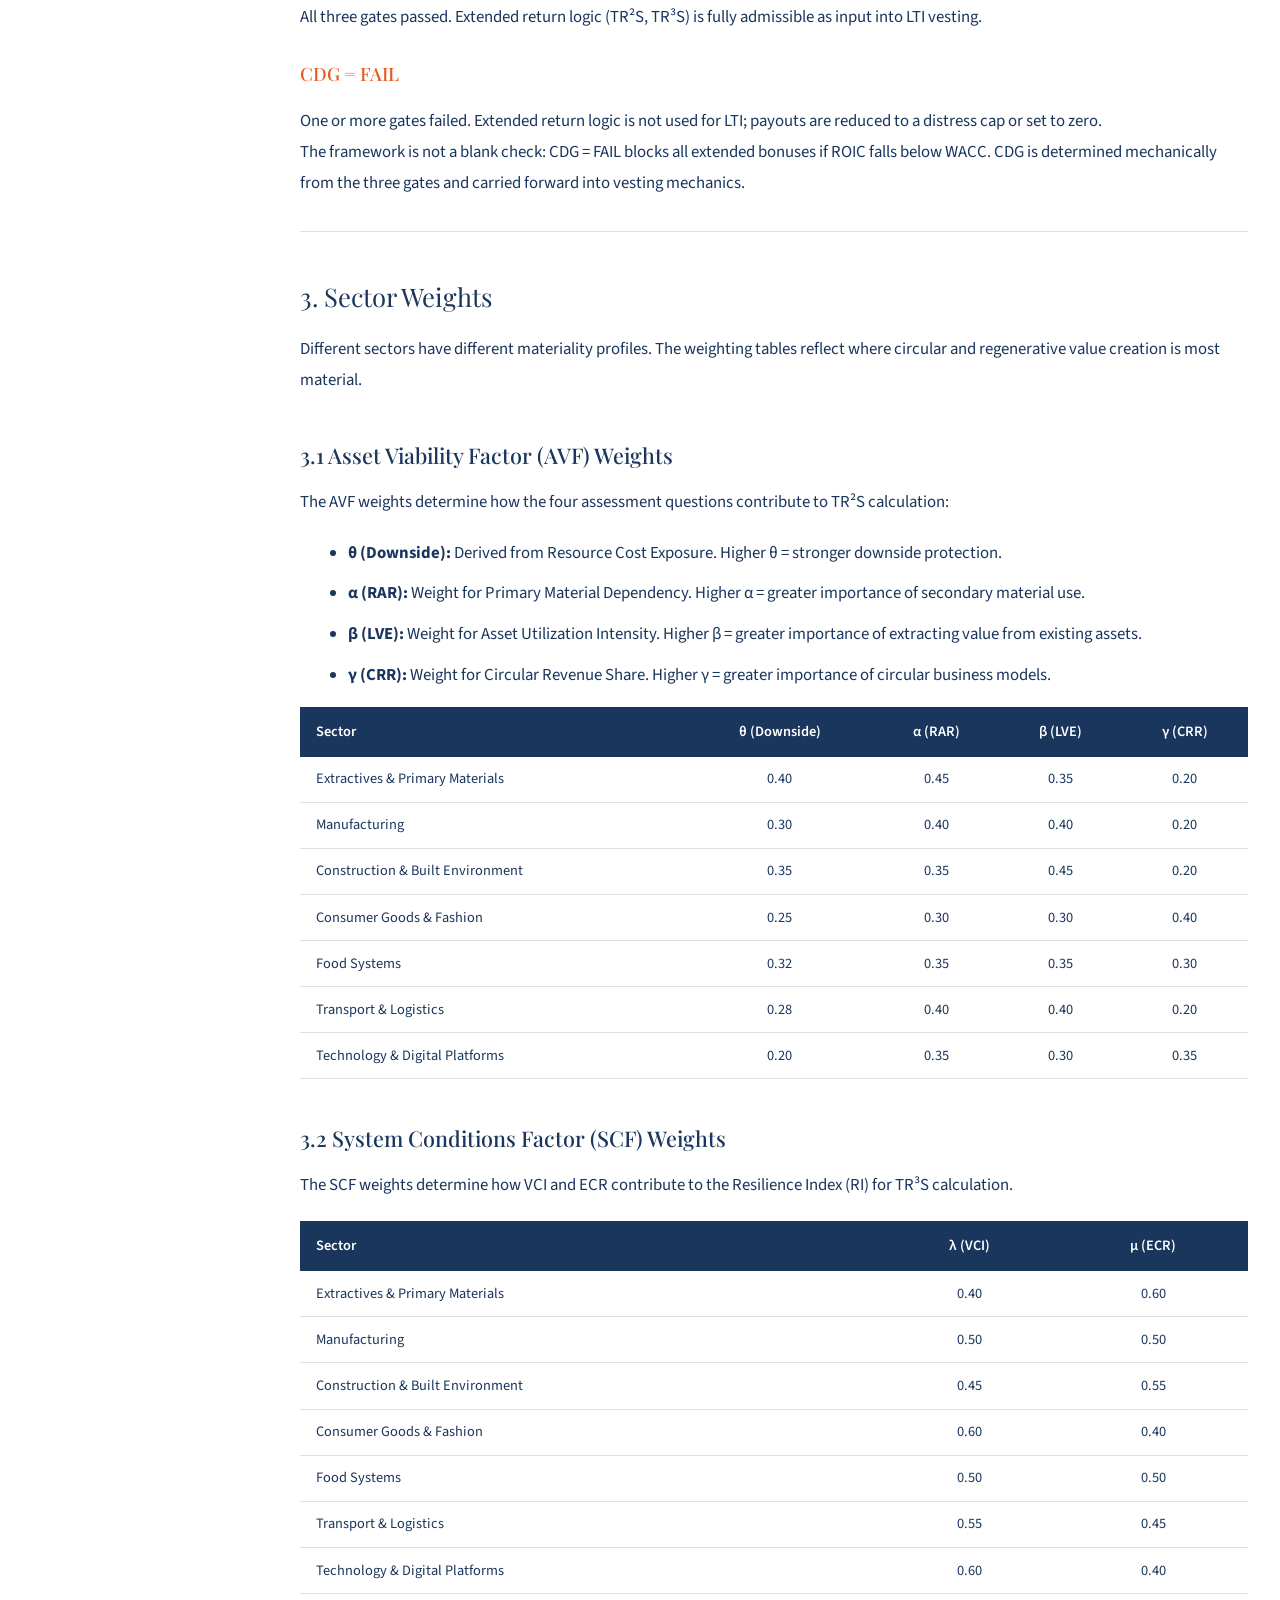
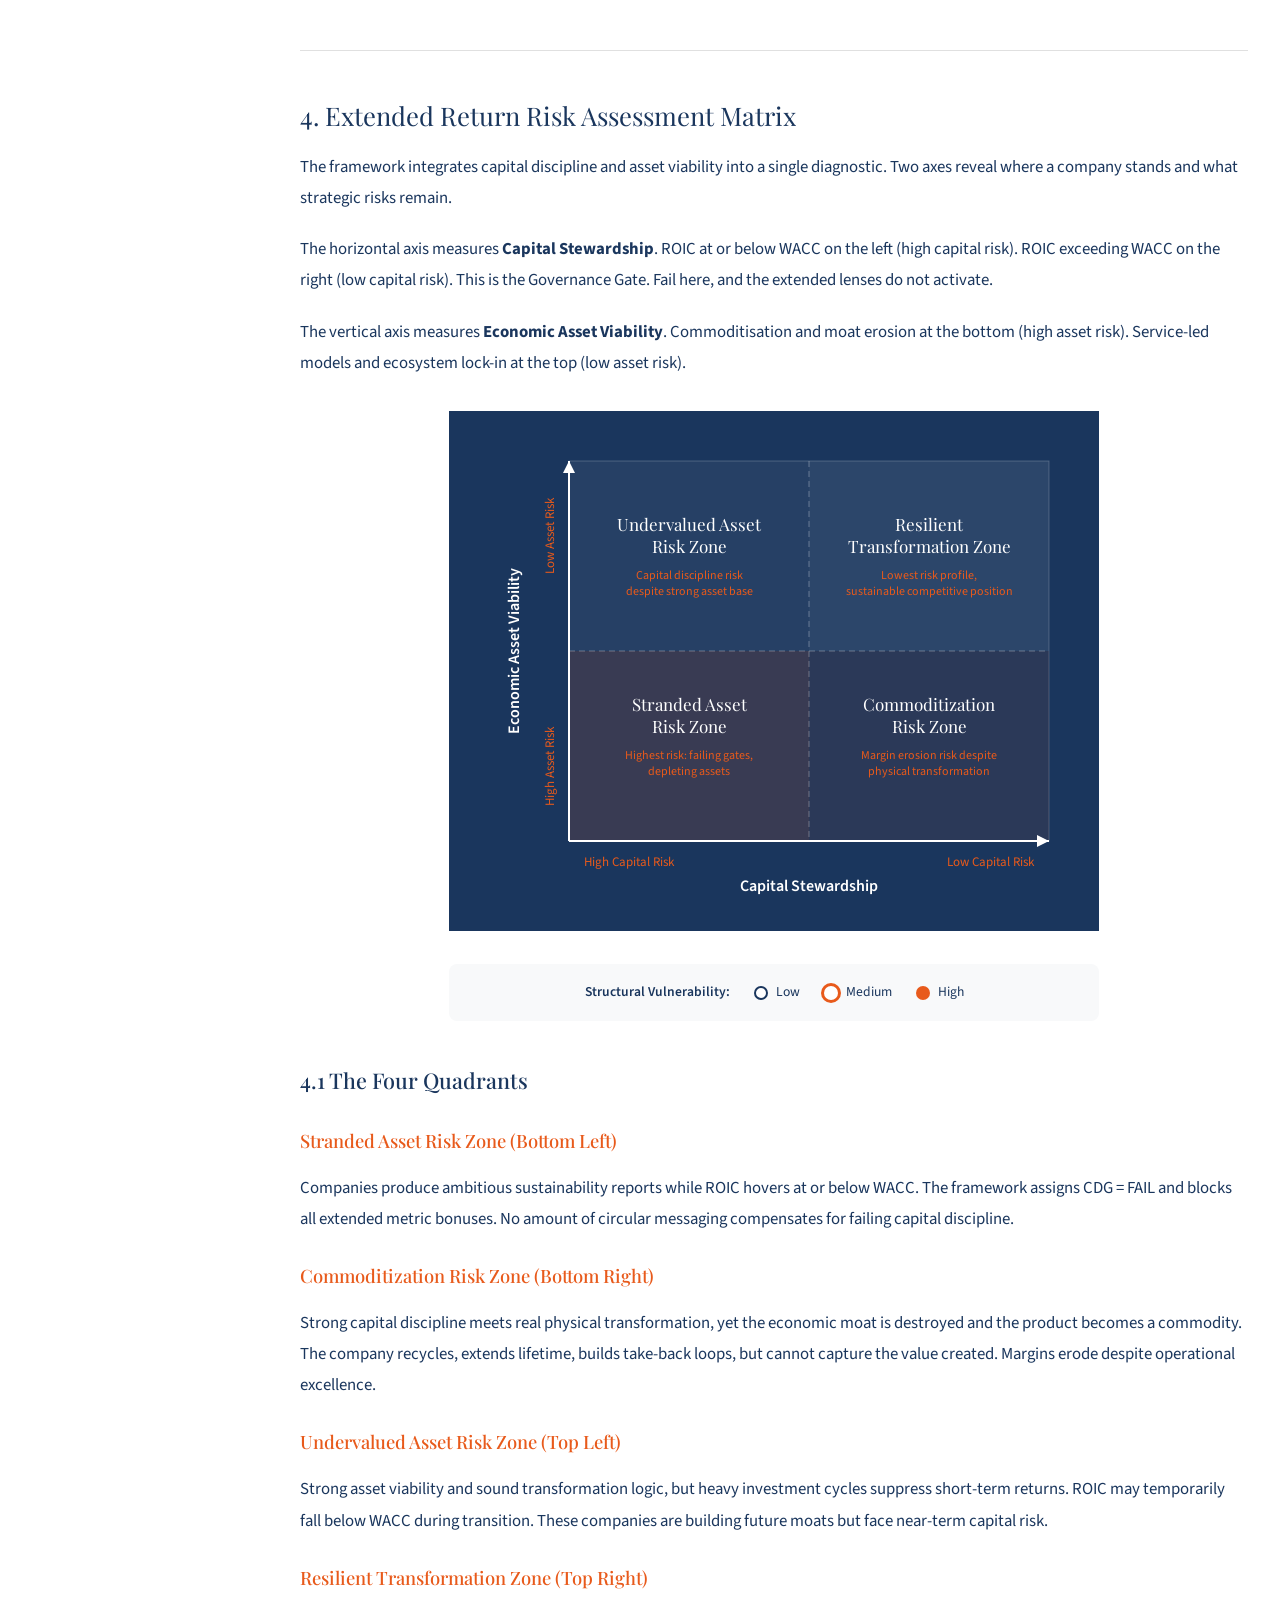
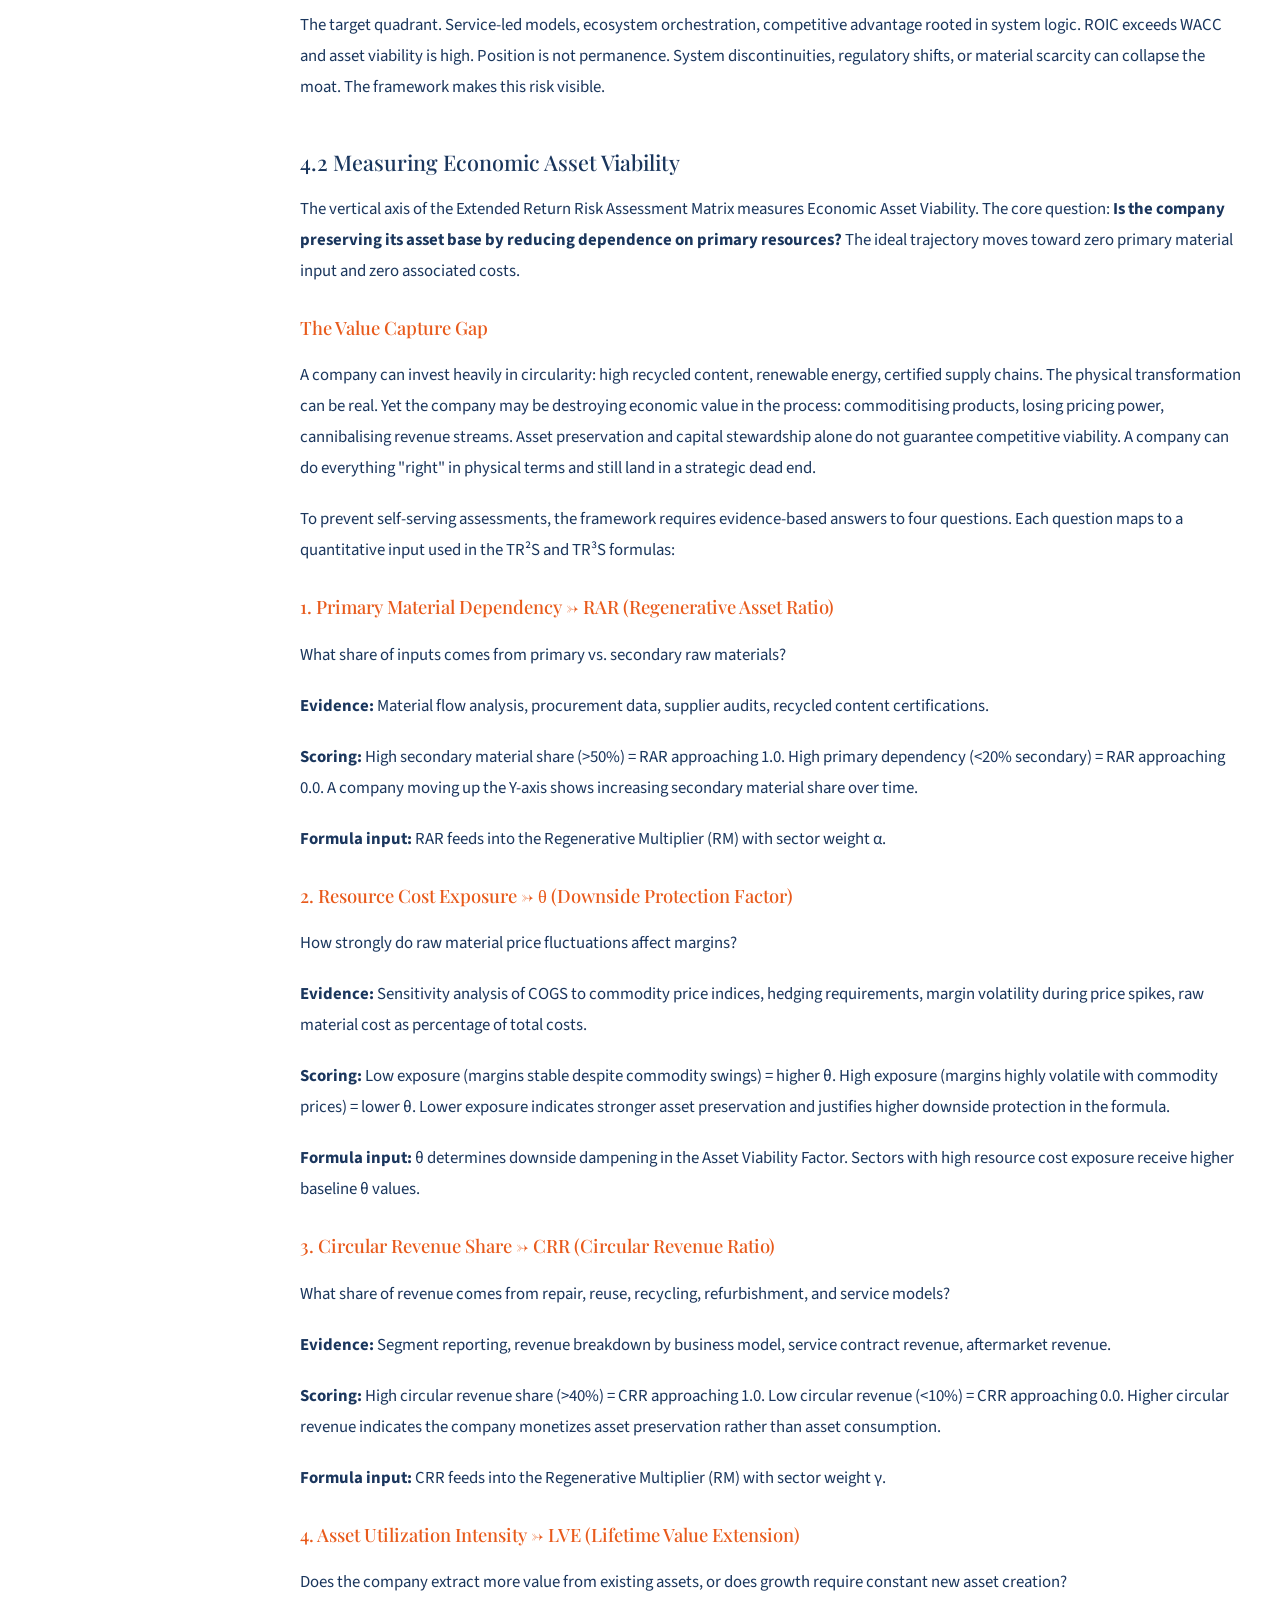
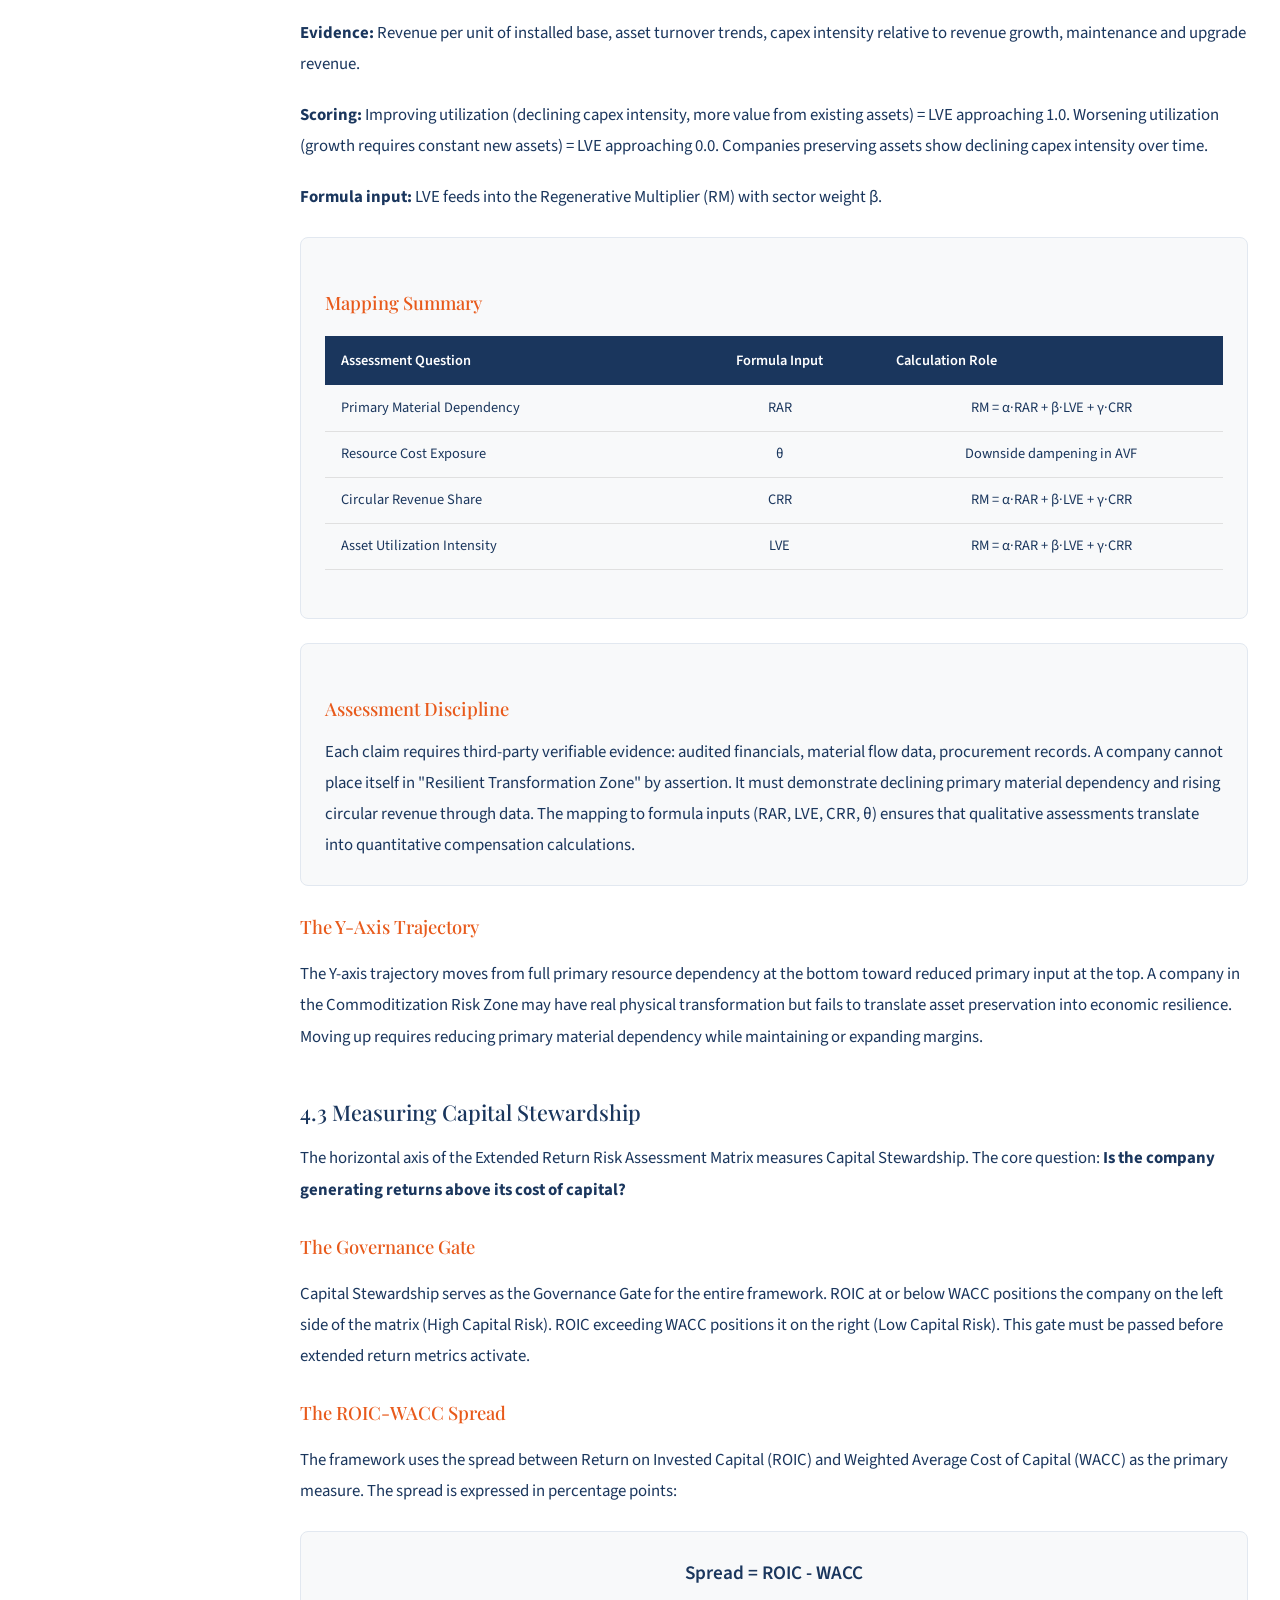
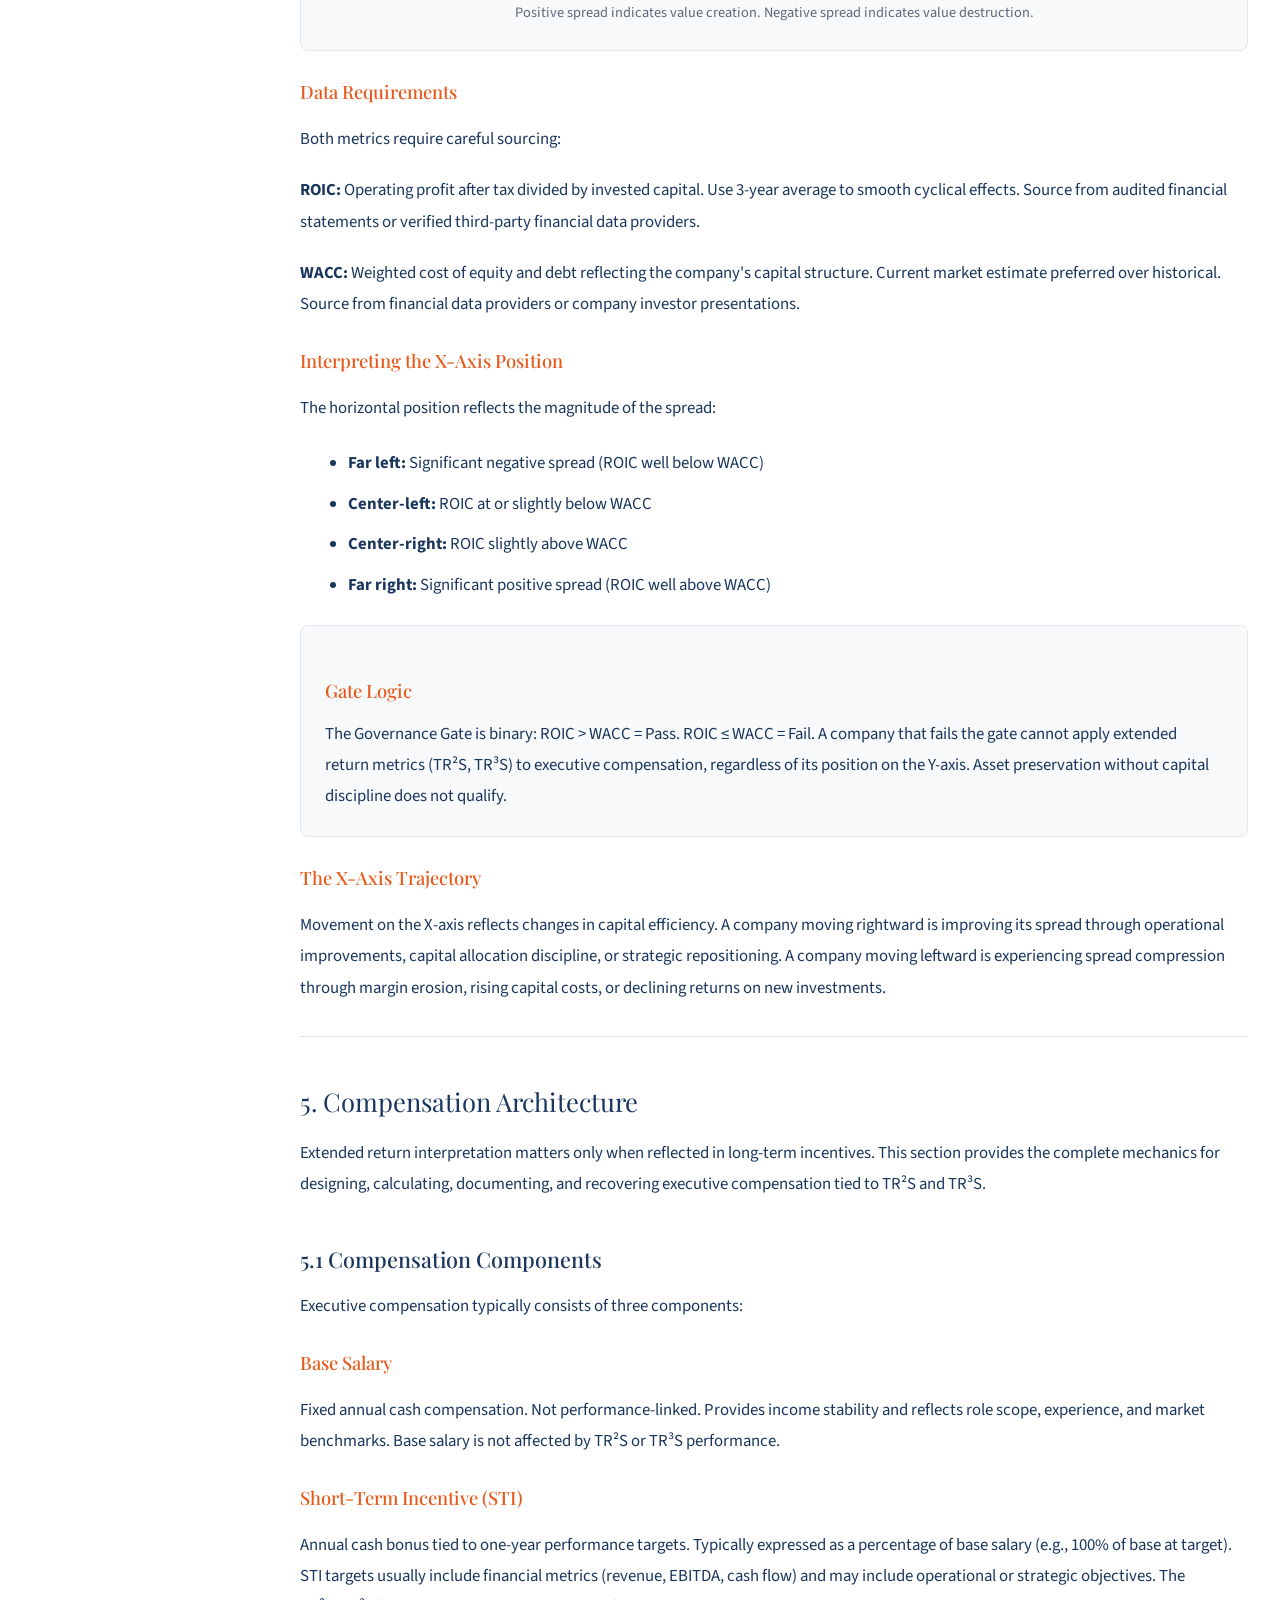
<file: mechanics.html>
<!DOCTYPE html>
<html lang="en">
<head>
    <meta charset="UTF-8">
    <meta name="viewport" content="width=device-width, initial-scale=1.0">
    <title>Calculation Manual | Rethink Value™</title>
    <link rel="preconnect" href="https://fonts.googleapis.com">
    <link rel="preconnect" href="https://fonts.gstatic.com" crossorigin>
    <link href="https://fonts.googleapis.com/css2?family=Playfair+Display:ital,wght@0,400;0,500;0,600;1,400;1,500&family=Source+Sans+3:wght@300;400;500;600&display=swap" rel="stylesheet">
    <style>
        :root {
            --color-brand: #1a365d;
            --color-orange: #E85A1B;
            --color-white: #ffffff;
            --color-text-light: #5a6a7a;
            --color-border: #e0e0e0;
            
            --font-display: 'Playfair Display', Georgia, serif;
            --font-body: 'Source Sans 3', -apple-system, BlinkMacSystemFont, sans-serif;
        }

        * { margin: 0; padding: 0; box-sizing: border-box; }
        html { font-size: 16px; }

        body {
            font-family: var(--font-body);
            font-weight: 400;
            line-height: 1.8;
            color: var(--color-brand);
            background-color: var(--color-white);
            -webkit-font-smoothing: antialiased;
        }

                /* Navigation */
        nav {
            position: fixed;
            top: 0;
            left: 0;
            right: 0;
            padding: 1.25rem 2rem;
            z-index: 1000;
            background: transparent;
            transition: background 0.3s ease, box-shadow 0.3s ease;
        }

        nav.scrolled {
            background: var(--color-white);
            box-shadow: 0 2px 10px rgba(0,0,0,0.1);
        }

        .nav-inner {
            max-width: 1200px;
            margin: 0 auto;
            display: flex;
            justify-content: space-between;
            align-items: center;
        }

        .logo {
            display: flex;
            align-items: center;
            gap: 0.75rem;
            text-decoration: none;
        }

        .logo-icon {
            width: 80px;
            height: auto;
        }

        .nav-links {
            display: flex;
            list-style: none;
            gap: 1.25rem;
        }

        .nav-links a {
            text-decoration: none;
            color: rgba(255, 255, 255, 0.9);
            font-weight: 600;
            font-size: 0.9rem;
            transition: color 0.2s;
            white-space: nowrap;
        }

        /* Hide mobile CTA on desktop */
        .nav-cta-item {
            display: none;
        }

        nav.scrolled .nav-links a {
            color: var(--color-brand);
        }

        .nav-links a:hover,
        .nav-links a.active {
            color: var(--color-orange);
        }

        /* Hamburger Menu */
        .nav-toggle {
            display: none;
            flex-direction: column;
            justify-content: center;
            gap: 5px;
            width: 30px;
            height: 30px;
            background: none;
            border: none;
            cursor: pointer;
            padding: 0;
        }

        .nav-toggle span {
            display: block;
            width: 100%;
            height: 2px;
            background: var(--color-white);
            transition: all 0.3s ease;
        }

        nav.scrolled .nav-toggle span {
            background: var(--color-brand);
        }

        @media (max-width: 768px) {
            nav {
                padding: 1rem 1.5rem;
            }

            .logo-icon {
                width: 60px;
            }

            .logo {
                z-index: 1001;
            }

            .nav-toggle {
                display: flex;
                z-index: 1001;
            }

            .nav-links {
                position: fixed;
                top: 0;
                right: -100%;
                width: 280px;
                height: auto;
                max-height: 100vh;
                flex-direction: column;
                background: var(--color-brand);
                padding: 5rem 2rem 2.5rem;
                gap: 0;
                transition: right 0.3s ease;
                box-shadow: -5px 0 20px rgba(0,0,0,0.2);
                border-radius: 0 0 0 12px;
            }

            .nav-links.open {
                right: 0;
            }

            .nav-links li {
                border-bottom: 1px solid rgba(255,255,255,0.1);
            }

            .nav-links a {
                display: block;
                padding: 1rem 0;
                color: var(--color-white) !important;
                font-size: 1.1rem;
            }

            .nav-links a:hover,
            .nav-links a.active {
                color: var(--color-orange) !important;
            }

            /* Mobile Nav CTA Button */
            .nav-cta-item {
                display: block !important;
                border-bottom: none !important;
                padding-top: 1.5rem;
                margin-top: 0.5rem;
            }

            .nav-cta-button {
                display: block;
                background: var(--color-orange) !important;
                color: var(--color-white) !important;
                padding: 1rem 2rem !important;
                border-radius: 8px;
                text-align: center;
                font-weight: 600;
                font-size: 1.1rem;
            }

            .nav-cta-button:hover {
                background: #d14f15 !important;
                color: var(--color-white) !important;
            }

            /* Hamburger animation when open */
            .nav-toggle.open span:nth-child(1) {
                transform: rotate(45deg) translate(5px, 5px);
            }

            .nav-toggle.open span:nth-child(2) {
                opacity: 0;
            }

            .nav-toggle.open span:nth-child(3) {
                transform: rotate(-45deg) translate(5px, -5px);
            }
        }

        /* Hero - BLAUES Overlay wie Screenshot */
        .hero {
            position: relative;
            width: 100%;
            height: 75vh;
            min-height: 500px;
            overflow: hidden;
        }

        .hero-background {
            position: absolute;
            top: 0;
            left: 0;
            width: 100%;
            height: 100%;
            z-index: 1;
        }

        .hero-background img {
            width: 100%;
            height: 100%;
            object-fit: cover;
            transform: scale(1);
            transform-origin: center center;
            animation: slowZoom 25s ease-out forwards;
        }

        @keyframes slowZoom {
            0% { transform: scale(1.0); }
            100% { transform: scale(1.15); }
        }

        /* BLAUES Overlay */
        .hero-overlay {
            position: absolute;
            top: 0;
            left: 0;
            width: 100%;
            height: 100%;
            background: linear-gradient(
                135deg,
                rgba(26, 54, 93, 0.88) 0%,
                rgba(26, 54, 93, 0.75) 40%,
                rgba(26, 54, 93, 0.55) 100%
            );
            z-index: 2;
        }

        .hero-content {
            position: relative;
            z-index: 3;
            height: 100%;
            display: flex;
            flex-direction: column;
            justify-content: center;
            max-width: 700px;
            padding: 6rem 3rem 3rem;
        }

        .category {
            font-family: var(--font-body);
            font-size: 0.75rem;
            font-weight: 600;
            letter-spacing: 0.2em;
            text-transform: uppercase;
            color: var(--color-orange);
            margin-bottom: 1.5rem;
            opacity: 0;
            animation: fadeInUp 1s ease-out 0.5s forwards;
        }

        .hero-content h1 {
            font-family: var(--font-display);
            font-size: clamp(2.5rem, 5vw, 3.5rem);
            font-weight: 400;
            line-height: 1.15;
            color: var(--color-white);
            margin-bottom: 1.5rem;
            opacity: 0;
            animation: fadeInUp 1s ease-out 0.8s forwards;
        }

        .hero-content h1 em {
            font-style: italic;
        }

        .hero-intro {
            font-family: var(--font-body);
            font-size: 1.15rem;
            font-weight: 300;
            line-height: 1.75;
            color: rgba(255, 255, 255, 0.85);
            max-width: 550px;
            opacity: 0;
            animation: fadeInUp 1s ease-out 1.1s forwards;
        }

        @keyframes fadeInUp {
            0% { opacity: 0; transform: translateY(25px); }
            100% { opacity: 1; transform: translateY(0); }
        }

        /* Context Introduction */
        .context-intro {
            background: var(--color-white);
            padding: 3.5rem 2rem;
        }

        .context-intro-inner {
            max-width: 700px;
            margin: 0 auto;
        }

        .context-intro h2 {
            font-family: var(--font-display);
            font-size: 1.75rem;
            font-weight: 400;
            color: #1a365d;
            margin-bottom: 1.25rem;
            line-height: 1.3;
        }

        .context-intro p {
            font-family: var(--font-body);
            font-size: 1.15rem;
            font-weight: 400;
            line-height: 1.9;
            color: #1a365d;
            margin-bottom: 1.75rem;
        }

        .context-intro p:last-child {
            margin-bottom: 0;
        }

        /* Content Layout with Sticky TOC */
        .content {
            max-width: 1300px;
            margin: 0 auto;
            padding: 3rem 2rem 4rem;
            display: grid;
            grid-template-columns: 220px 1fr;
            gap: 3rem;
        }

        .toc {
            position: sticky;
            top: 100px;
            height: fit-content;
            background: #f8f9fa;
            border: 1px solid var(--color-border);
            border-radius: 8px;
            padding: 1.25rem;
        }

        .toc h3 {
            font-family: var(--font-display);
            font-size: 0.95rem;
            color: var(--color-brand);
            margin-bottom: 0.75rem;
            padding-bottom: 0.5rem;
            border-bottom: 1px solid var(--color-border);
        }

        .toc ul {
            list-style: none;
            padding: 0;
            margin: 0;
        }

        .toc li {
            margin-bottom: 0.25rem;
        }

        .toc a {
            color: var(--color-text-light);
            text-decoration: none;
            font-size: 0.8rem;
            display: block;
            padding: 0.2rem 0;
            transition: color 0.2s;
        }

        .toc a:hover {
            color: var(--color-orange);
        }

        .toc .toc-section {
            font-weight: 600;
            color: var(--color-brand);
            margin-top: 0.5rem;
            font-size: 0.85rem;
        }

        .toc .toc-subsection {
            padding-left: 0.75rem;
        }

        .main-content {
            min-width: 0;
        }

        @media (max-width: 900px) {
            .content {
                grid-template-columns: 1fr;
                padding: 2rem 1.5rem;
            }
            .toc {
                position: relative;
                top: 0;
            }
        }

        .section {
            margin-bottom: 3rem;
            padding-bottom: 2rem;
            border-bottom: 1px solid var(--color-border);
        }

        .section:last-child {
            margin-bottom: 0;
            border-bottom: none;
        }

        h2 {
            font-family: var(--font-display);
            font-size: 1.6rem;
            font-weight: 400;
            color: #1a365d;
            margin-top: 2.5rem;
            margin-bottom: 1.25rem;
            line-height: 1.3;
            scroll-margin-top: 100px;
        }

        h2:first-child {
            margin-top: 0;
        }

        h3 {
            font-family: var(--font-display);
            font-size: 1.35rem;
            font-weight: 500;
            color: #1a365d;
            margin-top: 2.5rem;
            margin-bottom: 0.75rem;
            scroll-margin-top: 100px;
        }

        h4 {
            font-family: var(--font-display);
            font-size: 1.15rem;
            font-weight: 500;
            color: var(--color-orange);
            margin-top: 1.5rem;
            margin-bottom: 1rem;
        }

        p {
            font-family: var(--font-body);
            font-size: 1.05rem;
            font-weight: 400;
            line-height: 1.85;
            color: #1a365d;
            margin-bottom: 1.25rem;
        }

        p:last-child {
            margin-bottom: 0;
        }

        .emphasis {
            font-style: italic;
            color: var(--color-text-light);
        }

        ul {
            margin: 1.5rem 0;
            padding-left: 1.5rem;
        }

        li {
            font-family: var(--font-body);
            font-size: 1.05rem;
            line-height: 1.85;
            color: #1a365d;
            margin-bottom: 0.6rem;
        }

        a {
            color: var(--color-orange);
            text-decoration: none;
        }

        a:hover {
            text-decoration: underline;
        }

        /* Tiles Section */
        .tiles-section {
            margin-top: 3.5rem;
            margin-bottom: 3.5rem;
        }

        .tiles-row {
            display: grid;
            grid-template-columns: repeat(3, 1fr);
            gap: 1.5rem;
        }

        .tile-button {
            display: flex;
            align-items: center;
            width: 100%;
            min-height: 140px;
            background: #1a365d;
            color: #ffffff;
            font-family: var(--font-display);
            font-size: 1.25rem;
            font-weight: 400;
            line-height: 1.4;
            padding: 1.5rem 2rem;
            border-radius: 8px;
            border: none;
            cursor: pointer;
            transition: background 0.2s;
            text-align: left;
        }

        .tile-button:hover {
            background: #2d4a6f;
        }

        .tile-content {
            display: none;
            padding: 2rem;
            background: #f8f9fa;
            border: 1px solid var(--color-border);
            border-radius: 8px;
            margin-top: 1.5rem;
        }

        .tile-content.active {
            display: block;
        }

        .tile-content p {
            color: #1a365d;
        }

        .tile-content h3 {
            color: #1a365d;
            margin-top: 1.5rem;
            margin-bottom: 0.75rem;
        }

        .tile-content ul {
            color: #1a365d;
        }

        /* IP Accordion */
        .ip-accordion {
            margin-top: 3.5rem;
            margin-bottom: 3.5rem;
        }

        .ip-button {
            display: flex;
            align-items: center;
            width: 100%;
            min-height: 80px;
            background: #1a365d;
            color: #ffffff;
            font-family: var(--font-display);
            font-size: 1.25rem;
            font-weight: 400;
            line-height: 1.4;
            padding: 1.5rem 2rem;
            border-radius: 8px;
            cursor: pointer;
            list-style: none;
            transition: background 0.2s;
        }

        .ip-button::-webkit-details-marker {
            display: none;
        }

        .ip-accordion[open] .ip-button {
            border-radius: 8px 8px 0 0;
        }

        .ip-button:hover {
            background: #2d4a6f;
        }

        .ip-content {
            padding: 2rem;
            background: #f8f9fa;
            border: 1px solid var(--color-border);
            border-top: none;
            border-radius: 0 0 8px 8px;
        }

        .ip-content p {
            color: #1a365d;
        }

        /* Stats Band - Building Facade Background */
        .stats-band {
            position: relative;
            padding: 5rem 2rem;
            overflow: hidden;
        }

        .stats-band-background {
            position: absolute;
            top: 0;
            left: 0;
            width: 100%;
            height: 100%;
            z-index: 1;
        }

        .stats-band-background img {
            width: 100%;
            height: 100%;
            object-fit: cover;
        }

        .stats-band-overlay {
            position: absolute;
            top: 0;
            left: 0;
            width: 100%;
            height: 100%;
            background: rgba(26, 54, 93, 0.85);
            z-index: 2;
        }

        .stats-band-inner {
            position: relative;
            z-index: 3;
            max-width: 1000px;
            margin: 0 auto;
            display: flex;
            justify-content: space-around;
            align-items: center;
            text-align: center;
        }

        .stat-item {
            flex: 1;
        }

        .stat-number {
            font-family: var(--font-display);
            font-size: clamp(3rem, 6vw, 4.5rem);
            font-weight: 400;
            color: var(--color-orange);
            line-height: 1;
            margin-bottom: 0.75rem;
        }

        .stat-label {
            font-family: var(--font-body);
            font-size: 0.85rem;
            font-weight: 600;
            color: rgba(255, 255, 255, 0.9);
            text-transform: uppercase;
            letter-spacing: 0.1em;
            line-height: 1.4;
        }

        @media (max-width: 768px) {
            .stats-band {
                padding: 3rem 1.5rem;
            }

            .stats-band-inner {
                flex-direction: column;
                gap: 2.5rem;
            }

            .stat-number {
                font-size: 3rem;
            }

            .stat-label {
                font-size: 0.75rem;
            }

            .catalyst-band {
                padding: 4rem 1.5rem;
            }

            .catalyst-band h2 {
                font-size: 1.75rem;
            }
        }

        /* Catalyst Band - Japanese Image Background */
        .catalyst-band {
            position: relative;
            padding: 6rem 2rem;
            overflow: hidden;
        }

        .catalyst-band-background {
            position: absolute;
            top: 0;
            left: 0;
            width: 100%;
            height: 100%;
            z-index: 1;
        }

        .catalyst-band-background img {
            width: 100%;
            height: 100%;
            object-fit: cover;
        }

        .catalyst-band-overlay {
            position: absolute;
            top: 0;
            left: 0;
            width: 100%;
            height: 100%;
            background: linear-gradient(
                135deg,
                rgba(26, 54, 93, 0.88) 0%,
                rgba(26, 54, 93, 0.75) 50%,
                rgba(26, 54, 93, 0.65) 100%
            );
            z-index: 2;
        }

        .catalyst-band-inner {
            position: relative;
            z-index: 3;
            max-width: 800px;
            margin: 0 auto;
            text-align: center;
        }

        .catalyst-band h2 {
            font-family: var(--font-display);
            font-size: clamp(2rem, 4vw, 3rem);
            font-weight: 400;
            color: var(--color-white);
            margin: 0;
        }

        .catalyst-band h2 em {
            font-style: italic;
        }

                /* Footer */
        footer {
            background-color: var(--color-white);
            padding: 4rem 2rem;
            text-align: center;
            border-top: 1px solid var(--color-border);
        }

        .footer-legal {
            margin-bottom: 1.5rem;
            font-size: 1rem;
            color: var(--color-brand);
        }

        .footer-legal a {
            color: var(--color-brand);
            text-decoration: none;
            font-weight: 600;
            transition: color 0.2s;
        }

        .footer-legal a:hover {
            color: var(--color-orange);
        }

        .footer-legal span {
            margin: 0 0.6rem;
            color: #a0aec0;
        }

        .footer-logo {
            display: flex;
            flex-direction: column;
            align-items: center;
            gap: 0.25rem;
            margin-bottom: 1.5rem;
        }

        .footer-logo img {
            width: 80px;
            height: auto;
            margin-bottom: 0.5rem;
        }

        .footer-author {
            font-size: 0.95rem;
            color: var(--color-brand);
            margin-bottom: 0.5rem;
        }

        /* Prompt Box Styling */
        .prompt-box {
            background: #f8f9fa;
            border: 1px solid #e2e8f0;
            border-radius: 8px;
            padding: 2rem;
        }

        .prompt-box h4 {
            font-family: var(--font-heading);
            font-size: 1.25rem;
            color: var(--color-brand);
            margin: 0 0 1rem 0;
            text-align: center;
        }

        .prompt-intro {
            font-size: 1rem;
            color: var(--color-text);
            margin-bottom: 1.5rem;
            padding-bottom: 1rem;
            border-bottom: 1px solid #e2e8f0;
        }

        .prompt-section {
            margin-bottom: 1.5rem;
        }

        .prompt-section h5 {
            font-family: var(--font-heading);
            font-size: 1rem;
            color: var(--color-brand);
            margin: 0 0 0.75rem 0;
            padding-bottom: 0.5rem;
            border-bottom: 1px solid #e2e8f0;
        }

        .prompt-section ol,
        .prompt-section ul {
            margin: 0.5rem 0;
            padding-left: 1.5rem;
        }

        .prompt-section li {
            margin-bottom: 0.35rem;
            color: var(--color-text);
        }

        .prompt-item {
            margin-bottom: 1rem;
            padding-left: 0.5rem;
        }

        .prompt-item strong {
            color: var(--color-brand);
        }

        .prompt-item ul {
            margin-top: 0.25rem;
        }

        .prompt-note {
            font-style: italic;
            color: #64748b;
            margin: 0.5rem 0;
        }

        .sector-list {
            columns: 2;
            column-gap: 2rem;
        }

        /* Formula where line - compact inline */
        .formula-where {
            font-size: 0.85rem;
            color: var(--color-text-light);
            margin: 0.5rem 0 0 0;
            font-style: italic;
        }

        .formula-box {
            margin-bottom: 1.5rem;
        }

        /* Table styles */
        .table-container {
            margin: 1rem 0 1.5rem 0;
            overflow-x: auto;
        }

        table {
            width: 100%;
            border-collapse: collapse;
            font-size: 0.9rem;
        }

        table th {
            background: var(--color-brand);
            color: white;
            padding: 0.75rem 1rem;
            text-align: left;
            font-weight: 600;
        }

        table th:not(:first-child) {
            text-align: center;
        }

        table td {
            padding: 0.6rem 1rem;
            border-bottom: 1px solid var(--color-border);
            color: var(--color-brand);
        }

        table td:not(:first-child) {
            text-align: center;
        }

        table tbody tr:hover {
            background: #f8f9fa;
        }

        /* Math fraction display */
        .math-frac {
            display: inline-flex;
            flex-direction: column;
            align-items: center;
            vertical-align: middle;
            margin: 0 0.25rem;
        }

        .math-frac .numer {
            border-bottom: 1px solid var(--color-brand);
            padding-bottom: 0.15rem;
            margin-bottom: 0.1rem;
        }

        .math-frac .denom {
            padding-top: 0.1rem;
        }

        .math-formula {
            font-size: 1.1rem;
            color: var(--color-brand);
            margin: 0.5rem 0;
        }

        .math-paren {
            font-size: 1.2em;
        }

        @media (max-width: 768px) {
            .sector-list {
                columns: 1;
            }
        }

        /* Print Button */
        .print-button {
            position: fixed;
            bottom: 2rem;
            right: 2rem;
            background: var(--color-orange);
            color: white;
            border: none;
            padding: 1rem 1.5rem;
            font-family: var(--font-body);
            font-size: 1rem;
            font-weight: 600;
            border-radius: 8px;
            cursor: pointer;
            box-shadow: 0 4px 12px rgba(0,0,0,0.15);
            z-index: 1000;
            transition: transform 0.2s, box-shadow 0.2s;
        }

        .print-button:hover {
            transform: translateY(-2px);
            box-shadow: 0 6px 16px rgba(0,0,0,0.2);
        }

        /* Hide print footer on screen */
        .print-footer {
            display: none;
        }

        /* Print Styles */
        @media print {
            @page {
                size: A4;
                margin: 2cm 2cm 2.5cm 2cm;
                @bottom-center {
                    content: counter(page);
                }
            }

            body {
                font-size: 11pt;
                line-height: 1.5;
                color: #000;
                background: white;
            }

            /* Hide non-print elements */
            nav, .nav-toggle, .print-button, #passwordOverlay, .toc {
                display: none !important;
            }

            /* Reset layout for print */
            .content {
                display: block;
                padding: 0;
                max-width: 100%;
            }

            .main-content {
                max-width: 100%;
            }

            .hero {
                min-height: auto;
                padding: 1cm 0;
                background: none !important;
            }

            .hero::before {
                display: none;
            }

            .hero-content {
                position: relative;
                transform: none;
            }

            .hero h1 {
                color: #1a365d;
                font-size: 24pt;
            }

            .hero .category {
                color: #E85A1B;
            }

            .hero-intro {
                color: #1a365d;
            }

            /* Section styling */
            .section {
                page-break-inside: avoid;
                break-inside: avoid;
                margin-bottom: 1cm;
                padding-bottom: 0.5cm;
            }

            h2 {
                font-size: 16pt;
                page-break-after: avoid;
                break-after: avoid;
                margin-top: 1cm;
            }

            h3 {
                font-size: 13pt;
                page-break-after: avoid;
                break-after: avoid;
            }

            h4 {
                font-size: 11pt;
                page-break-after: avoid;
                break-after: avoid;
            }

            /* Tables */
            table {
                font-size: 9pt;
                page-break-inside: avoid;
                break-inside: avoid;
            }

            th {
                background: #1a365d !important;
                color: white !important;
                -webkit-print-color-adjust: exact;
                print-color-adjust: exact;
            }

            /* Formula boxes */
            .formula-box {
                page-break-inside: avoid;
                break-inside: avoid;
                border: 1px solid #e0e0e0;
            }

            .interpretation-box {
                page-break-inside: avoid;
                break-inside: avoid;
                border: 1px solid #e0e0e0;
                background: #f8f9fa !important;
                -webkit-print-color-adjust: exact;
                print-color-adjust: exact;
            }

            /* Print footer - appears at end of document only */
            .print-footer {
                display: block !important;
                page-break-before: avoid;
                text-align: center;
                font-size: 9pt;
                color: #666;
                padding-top: 1cm;
                margin-top: 1cm;
                border-top: 1px solid #e0e0e0;
            }

            /* Ensure content doesn't get cut off */
            .main-content {
                padding-bottom: 1cm;
            }

            /* SVG in print */
            svg {
                max-width: 100%;
                height: auto;
            }

            .matrix-container {
                page-break-inside: avoid;
                break-inside: avoid;
            }
        }

        /* Matrix Legend */
        .matrix-legend {
            display: flex;
            justify-content: center;
            align-items: center;
            gap: 1.5rem;
            margin-top: 1.5rem;
            padding: 1rem;
            background: #f8f9fa;
            border-radius: 8px;
        }
        .legend-title {
            font-size: 0.85rem;
            font-weight: 600;
            color: var(--color-brand);
        }
        .legend-item {
            display: flex;
            align-items: center;
            gap: 0.5rem;
        }
        .legend-dot {
            width: 14px;
            height: 14px;
            border-radius: 50%;
            flex-shrink: 0;
        }
        .legend-dot.low {
            background: #ffffff;
            border: 2px solid var(--color-brand);
        }
        .legend-dot.medium {
            background: #ffffff;
            box-shadow: 0 0 0 3px var(--color-orange);
        }
        .legend-dot.high {
            background: var(--color-orange);
        }
        .legend-label {
            font-size: 0.85rem;
            color: var(--color-brand);
        }
        @media (max-width: 600px) {
            .matrix-legend {
                flex-wrap: wrap;
                gap: 1rem;
            }
            .legend-title {
                width: 100%;
                text-align: center;
            }
        }
</style>
</head>
<body>
    <!-- Password Protection Overlay -->
    <div id="passwordOverlay">
        <div class="password-box">
            <h2>Protected Content</h2>
            <p>This page contains proprietary research material. Please enter the access code.</p>
            <input type="password" id="passwordInput" placeholder="Access Code">
            <button id="submitBtn">Enter</button>
            <p id="errorMsg">Incorrect access code</p>
        </div>
    </div>

    <style>
        #passwordOverlay {
            position: fixed;
            top: 0;
            left: 0;
            width: 100%;
            height: 100%;
            background: #1a365d;
            z-index: 99999;
            display: flex;
            align-items: center;
            justify-content: center;
        }
        #passwordOverlay.hidden {
            display: none;
        }
        .password-box {
            background: white;
            padding: 3rem;
            border-radius: 12px;
            text-align: center;
            max-width: 400px;
            margin: 1rem;
        }
        .password-box h2 {
            font-family: 'Playfair Display', serif;
            color: #1a365d;
            margin: 0 0 1rem 0;
            font-size: 1.5rem;
        }
        .password-box p {
            color: #5a6a7a;
            margin-bottom: 1.5rem;
            font-size: 0.95rem;
        }
        .password-box input {
            width: 100%;
            padding: 0.75rem 1rem;
            border: 1px solid #e0e0e0;
            border-radius: 8px;
            font-size: 1rem;
            margin-bottom: 1rem;
        }
        .password-box button {
            width: 100%;
            padding: 0.75rem 1rem;
            background: #E85A1B;
            color: white;
            border: none;
            border-radius: 8px;
            font-size: 1rem;
            font-weight: 600;
            cursor: pointer;
        }
        .password-box button:hover {
            background: #d14e15;
        }
        #errorMsg {
            color: #e53e3e;
            margin-top: 1rem;
            margin-bottom: 0;
            font-size: 0.9rem;
            display: none;
        }
        #errorMsg.show {
            display: block;
        }
    </style>

    <script>
        (function() {
            var overlay = document.getElementById('passwordOverlay');
            var input = document.getElementById('passwordInput');
            var btn = document.getElementById('submitBtn');
            var err = document.getElementById('errorMsg');
            
            // Check if already authenticated
            if (sessionStorage.getItem('mechanicsAuth') === 'true') {
                overlay.classList.add('hidden');
            }
            
            function tryPassword() {
                if (input.value === 'RV2026') {
                    sessionStorage.setItem('formulasAuth', 'true');
                    sessionStorage.setItem('mechanicsAuth', 'true');
                    sessionStorage.setItem('calculatorAuth', 'true');
                    sessionStorage.setItem('examplesAuth', 'true');
                    overlay.classList.add('hidden');
                } else {
                    err.classList.add('show');
                    input.value = '';
                }
            }
            
            btn.onclick = tryPassword;
            input.onkeypress = function(e) {
                if (e.key === 'Enter') tryPassword();
            };
        })();
    </script>

    <!-- Navigation -->
    <nav id="nav">
        <div class="nav-inner">
            <a href="index.html" class="logo">
                <img src="images/Rethink%20Value%20Logo%20Final.png" alt="Rethink Value" class="logo-icon">
            </a>
            <button class="nav-toggle" id="navToggle" aria-label="Toggle menu">
                <span></span>
                <span></span>
                <span></span>
            </button>
            <ul class="nav-links" id="navLinks">
                <li><a href="index.html">Why TRS and Beyond</a></li>
                <li><a href="formulas.html">How It Works</a></li>
                <li><a href="research.html">Research</a></li>
                <li><a href="portal.html">Portal</a></li>
                <li><a href="mechanics.html" class="active">Manual</a></li>
                <li><a href="examples.html">Examples</a></li>
                <li><a href="calculator.html">Calculator</a></li>
                <li><a href="analyzer.html">Analyzer</a></li>
                <li class="nav-cta-item"><a href="contact.html" class="nav-cta-button">Find Out More</a></li>
            </ul>
        </div>
    </nav>

    <!-- Hero Section -->
    <section class="hero">
        <div class="hero-background">
            <img src="images/u7742118559_Detail_of_grand_wooden_double_doors_with_brass_ha_b9a9dea4-a075-47fa-b21e-2f707567d018_0.png" alt="Grand European doors">
        </div>
        <div class="hero-overlay"></div>
        <div class="hero-content">
            <p class="category">Technical Reference</p>
            <h1>Calculation <em>Manual</em></h1>
            <p class="hero-intro">The formulas and mechanics that support the Extended TRS framework.</p>
        </div>
    </section>

    <!-- Main Content -->
    <main class="content">

        <!-- Table of Contents -->
        <nav class="toc">
            <h3>Contents</h3>
            <ul>
                <li><a href="#terminology" class="toc-section">Terminology Bridge</a></li>
                <li><a href="#sec1" class="toc-section">1. Return Construction</a></li>
                <li><a href="#sec1-1" class="toc-subsection">1.1 TRS Baseline</a></li>
                <li><a href="#sec1-2" class="toc-subsection">1.2 TR²S Formula</a></li>
                <li><a href="#sec1-3" class="toc-subsection">1.3 TR³S Formula</a></li>
                <li><a href="#sec2" class="toc-section">2. Capital Discipline</a></li>
                <li><a href="#sec2-1" class="toc-subsection">2.1 Three Gates</a></li>
                <li><a href="#sec2-2" class="toc-subsection">2.2 CDG Determination</a></li>
                <li><a href="#sec3" class="toc-section">3. Sector Weights</a></li>
                <li><a href="#sec3-1" class="toc-subsection">3.1 AVF Weights</a></li>
                <li><a href="#sec3-2" class="toc-subsection">3.2 SCF Weights</a></li>
                <li><a href="#sec4" class="toc-section">4. Positioning Map</a></li>
                <li><a href="#sec4-1" class="toc-subsection">4.1 The Four Quadrants</a></li>
                <li><a href="#sec4-2" class="toc-subsection">4.2 Measuring Asset Viability</a></li>
                <li><a href="#sec4-3" class="toc-subsection">4.3 Measuring Capital Stewardship</a></li>
                <li><a href="#sec5" class="toc-section">5. Compensation</a></li>
                <li><a href="#sec5-1" class="toc-subsection">5.1 Components</a></li>
                <li><a href="#sec5-2" class="toc-subsection">5.2 Vesting Mechanics</a></li>
                <li><a href="#sec5-3" class="toc-subsection">5.3 Payout Calculation</a></li>
                <li><a href="#sec5-4" class="toc-subsection">5.4 Clawback</a></li>
                <li><a href="#sec5-5" class="toc-subsection">5.5 Documentation</a></li>
                <li><a href="#sec6" class="toc-section">6. Sector Rationale</a></li>
                <li><a href="#sec7" class="toc-section">7. Data Collection</a></li>
            </ul>
        </nav>

        <!-- Main Content Area -->
        <div class="main-content">

        <!-- Terminology Bridge (no number) -->
        <div class="section" id="terminology">
        <h2>Terminology Bridge</h2>
        <p>This manual captures the full knowledge base behind the Extended TRS framework. Research terms are used throughout; the table below translates them to board-level language.</p>
        <div class="table-container">
            <table>
                <thead>
                    <tr>
                        <th>Research Term</th>
                        <th>Board Translation</th>
                        <th>What It Measures</th>
                    </tr>
                </thead>
                <tbody>
                    <tr>
                        <td>TRS</td>
                        <td>Total Shareholder Return</td>
                        <td>Stock appreciation plus dividends</td>
                    </tr>
                    <tr>
                        <td>TR&#178;S</td>
                        <td>Expanded Return</td>
                        <td>TRS adjusted for asset reconfiguration</td>
                    </tr>
                    <tr>
                        <td>TR&#179;S</td>
                        <td>System-Backed Return</td>
                        <td>TR&#178;S adjusted for system conditions</td>
                    </tr>
                    <tr>
                        <td>CDG</td>
                        <td>Capital Discipline Gate</td>
                        <td>Does the company earn its cost of capital?</td>
                    </tr>
                    <tr>
                        <td>RM</td>
                        <td>Asset Viability Factor</td>
                        <td>Are assets being preserved or depleted?</td>
                    </tr>
                    <tr>
                        <td>RAR</td>
                        <td>Primary Material Dependency</td>
                        <td>Transition from extractive to circular assets</td>
                    </tr>
                    <tr>
                        <td>LVE</td>
                        <td>Asset Utilization Intensity</td>
                        <td>Longevity of existing asset base</td>
                    </tr>
                    <tr>
                        <td>CRR</td>
                        <td>Circular Revenue Share</td>
                        <td>Revenue from circular business models</td>
                    </tr>
                    <tr>
                        <td>θ</td>
                        <td>Resource Cost Exposure</td>
                        <td>Margin sensitivity to commodity price swings</td>
                    </tr>
                    <tr>
                        <td>PA</td>
                        <td>Business Model Exposure</td>
                        <td>Does the model profit from extraction or preservation?</td>
                    </tr>
                    <tr>
                        <td>VCI</td>
                        <td>Supply Chain Resilience</td>
                        <td>Dependence on extractive inputs</td>
                    </tr>
                    <tr>
                        <td>ECR</td>
                        <td>External Risk Mitigation</td>
                        <td>Regulatory and physical risk exposure</td>
                    </tr>
                    <tr>
                        <td>RE</td>
                        <td>System Conditions Factor</td>
                        <td>Combined exposure score (PA &#215; RI)</td>
                    </tr>
                    <tr>
                        <td>RI</td>
                        <td>Regenerative Impact</td>
                        <td>Weighted sum of VCI and ECR</td>
                    </tr>
                </tbody>
            </table>
        </div>
        </div>

        <div class="section" id="sec1">
        <h2>1. Return Construction</h2>

        <h3 id="sec1-1">1.1 TRS as the Baseline</h3>
        <p>TRS remains the market reference. It captures realised shareholder outcomes and applies universally. Total Return to Shareholders remains the baseline reference for financial performance. It anchors market accountability and comparability.</p>
        <div class="formula-box">
            <div class="formula-title">Total Return to Shareholders</div>
            <div class="math-formula">TRS&nbsp;=&nbsp;<span class="math-frac"><span class="numer">P<sub>1</sub> &minus; P<sub>0</sub> + D</span><span class="denom">P<sub>0</sub></span></span>&nbsp;&times;&nbsp;100%</div>
            <p class="formula-where">where P&#8321; = ending share price, P&#8320; = beginning share price, D = dividends paid during period</p>
        </div>

        <h3 id="sec1-2">1.2 TR&#178;S - Total Regenerative Return to Shareholders</h3>
        <p>TR&#178;S extends return interpretation to asset allocation, lifetime extension, and revenue structure. It applies across sectors and ownership models. Its focus is how assets are configured, preserved, and redeployed over time.</p>
        <div class="formula-box">
            <div class="formula-title">Total Regenerative Return to Shareholders</div>
            <div class="math-formula">TR&sup2;S&nbsp;=&nbsp;TRS&nbsp;&times;&nbsp;<span class="math-paren">(</span>1&nbsp;+&nbsp;RM<span class="math-paren">)</span>&nbsp;&nbsp;<em>(when TRS &ge; 0)</em></div>
            <div class="math-formula">TR&sup2;S&nbsp;=&nbsp;TRS&nbsp;&times;&nbsp;<span class="math-paren">(</span>1&nbsp;&minus;&nbsp;&theta;&nbsp;&middot;&nbsp;RM<span class="math-paren">)</span>&nbsp;&nbsp;<em>(when TRS &lt; 0)</em></div>
            <p class="formula-where">where RM = Regenerative Multiplier (range 0 to 1), &#952; = sector-specific downside coefficient</p>
        </div>

        <h4>The Regenerative Multiplier (RM)</h4>
        <p><strong>When TRS &#8805; 0:</strong> The Regenerative Multiplier acts as an uplift on base returns.<br>
        <em>Example:</em> If TRS = 40% and RM = 0.5, then TR&#178;S = 40% × 1.5 = 60%.<br>
        Companies that get more value from existing assets are rewarded with higher extended returns.</p>
        <p><strong>When TRS &lt; 0:</strong> When market returns are negative, the downside damping coefficient (&#952;) limits the negative impact.<br>
        Higher RM reduces losses: a company with strong asset preservation loses less than one without.</p>

        <h4>Downside Coefficient θ (Theta) by Sector</h4>
        <p>When TRS is negative, the downside coefficient limits how much the Regenerative Multiplier can reduce losses. Higher θ means the sector faces greater stranded-asset risk during downturns, so the formula applies a stronger correction.</p>
        <div class="table-container">
            <table>
                <thead><tr><th>Sector</th><th>&#952; (Downside Coefficient)</th></tr></thead>
                <tbody>
                    <tr><td>Extractives &amp; Primary Materials</td><td>0.40</td></tr>
                    <tr><td>Manufacturing</td><td>0.30</td></tr>
                    <tr><td>Construction &amp; Built Environment</td><td>0.35</td></tr>
                    <tr><td>Consumer Goods &amp; Fashion</td><td>0.25</td></tr>
                    <tr><td>Food Systems</td><td>0.32</td></tr>
                    <tr><td>Transport &amp; Logistics</td><td>0.28</td></tr>
                    <tr><td>Technology &amp; Digital Platforms</td><td>0.20</td></tr>
                </tbody>
            </table>
        </div>

        <h4>Regenerative Multiplier (RM) Structure</h4>
        <div class="formula-box">
            <div class="math-formula">RM&nbsp;=&nbsp;&alpha;&nbsp;&middot;&nbsp;RAR&nbsp;+&nbsp;&beta;&nbsp;&middot;&nbsp;LVE&nbsp;+&nbsp;&gamma;&nbsp;&middot;&nbsp;CRR</div>
            <p class="formula-where">where RAR, LVE, CRR are derived from asset viability assessments, &#945;/&#946;/&#947; = sector weights</p>
        </div>
        
        <p>The three inputs to the Regenerative Multiplier derive from evidence-based assessment questions:</p>
        
        <p><strong>RAR (from Primary Material Dependency):</strong> What share of inputs comes from secondary vs. primary raw materials? High secondary material share (>50%) = RAR approaching 1.0. High primary dependency = RAR approaching 0.0. Evidence: material flow analysis, procurement data, recycled content certifications.</p>
        
        <p><strong>LVE (from Asset Utilization Intensity):</strong> Does the company extract more value from existing assets, or does growth require constant new asset creation? Improving utilization (declining capex intensity) = LVE approaching 1.0. Worsening utilization = LVE approaching 0.0. Evidence: revenue per installed base, asset turnover trends, capex intensity.</p>
        
        <p><strong>CRR (from Circular Revenue Share):</strong> What share of revenue comes from repair, reuse, recycling, refurbishment, and service models? High circular revenue (>40%) = CRR approaching 1.0. Low circular revenue (<10%) = CRR approaching 0.0. Evidence: segment reporting, service contract revenue.</p>

        <h4>Downside Protection Factor (θ)</h4>
        <p>The θ factor is derived from <strong>Resource Cost Exposure</strong>: How strongly do raw material price fluctuations affect margins? Companies with low exposure (margins stable despite commodity swings) receive higher θ values, providing greater downside protection in negative TRS years. Companies with high exposure (margins volatile with commodity prices) receive lower θ values. Evidence: COGS sensitivity to commodity indices, margin volatility during price spikes.</p>

        <h4>TR&#178;S Sector Weights (Asset Viability Factor)</h4>
        <div class="table-container">
            <table>
                <thead><tr><th>Sector</th><th>&#952; (Downside)</th><th>&#945; (RAR)</th><th>&#946; (LVE)</th><th>&#947; (CRR)</th></tr></thead>
                <tbody>
                    <tr><td>Extractives &amp; Primary Materials</td><td>0.40</td><td>0.45</td><td>0.35</td><td>0.20</td></tr>
                    <tr><td>Manufacturing</td><td>0.30</td><td>0.40</td><td>0.40</td><td>0.20</td></tr>
                    <tr><td>Construction &amp; Built Environment</td><td>0.35</td><td>0.35</td><td>0.45</td><td>0.20</td></tr>
                    <tr><td>Consumer Goods &amp; Fashion</td><td>0.25</td><td>0.30</td><td>0.30</td><td>0.40</td></tr>
                    <tr><td>Food Systems</td><td>0.32</td><td>0.35</td><td>0.35</td><td>0.30</td></tr>
                    <tr><td>Transport &amp; Logistics</td><td>0.28</td><td>0.40</td><td>0.40</td><td>0.20</td></tr>
                    <tr><td>Technology &amp; Digital Platforms</td><td>0.20</td><td>0.35</td><td>0.30</td><td>0.35</td></tr>
                </tbody>
            </table>
        </div>
        
        <p style="font-size: 0.9rem; color: var(--color-text-light); margin-top: 0.5rem;">Note: θ values shown are sector baselines. Actual θ is adjusted based on company-specific Resource Cost Exposure assessment.</p>

        <h3 id="sec1-3">1.3 TR&#179;S - Total Regenerative Return to Shareholders (Second Lens)</h3>
        <p>TR&#179;S applies a second layer of adjustment based on external and systemic factors: purpose alignment, supply chain resilience, and ecosystem contribution. The formula captures whether business model direction amplifies or dampens system-level resilience.</p>
        <div class="formula-box">
            <div class="formula-title">TR&#179;S Formula</div>
            <div class="math-formula">TR&sup3;S&nbsp;=&nbsp;TR&sup2;S&nbsp;&times;&nbsp;<span class="math-paren">(</span>1&nbsp;+&nbsp;RE<span class="math-paren">)</span></div>
            <p class="formula-where">where RE = Regenerative Exposure (business model direction amplifies or dampens RI)</p>
        </div>

        <h4>Regenerative Exposure (RE) Structure</h4>
        <p>RE captures how a company treats the natural systems that feed its business. Every company depends on something: minerals from the earth, water from rivers, timber from forests, fish from the ocean, fertile soil for crops. RE asks: is the company depleting these resources and moving on, or investing in their restoration? A mining company that destroys mountains scores negative; one that rehabilitates land and restores water systems scores positive.</p>
        <div class="formula-box">
            <div class="math-formula">RE&nbsp;=&nbsp;PA&nbsp;&times;&nbsp;RI</div>
            <p class="formula-where">where PA = Purpose Alignment (-1 to +1), RI = Resilience Index (0 to 1)</p>
        </div>

        <h4>Purpose Alignment (PA)</h4>
        <p>Does the business model profit from resource depletion or regeneration?<br>
        <em>Range:</em> -1 (extractive) to +1 (regenerative). Neutral = 0.</p>

        <h4>Resilience Index (RI) Structure</h4>
        <p>RI measures two things: how secure is the supply of natural inputs (VCI), and how much is the company giving back to the ecosystems it depends on (ECR). A company with diversified suppliers and closed-loop partnerships is more resilient. A company investing in reforestation, water treatment, or soil regeneration is contributing to ecosystem health. Higher RI means the business is building long-term security, not just extracting short-term value.</p>
        <div class="formula-box">
            <div class="math-formula">RI&nbsp;=&nbsp;&lambda;&nbsp;&middot;&nbsp;VCI&nbsp;+&nbsp;&mu;&nbsp;&middot;&nbsp;ECR</div>
            <p class="formula-where">where VCI = Supply Chain Resilience (0-1), ECR = Ecosystem Contribution (0-1), &#955;/&#956; = sector weights</p>
        </div>

        <h4>Supply Chain Resilience (VCI)</h4>
        <p>How resilient is the supply chain against resource shocks?<br>
        <em>Range:</em> 0 to 1. Higher = more resilient supply chain.</p>

        <h4>Ecosystem Contribution (ECR)</h4>
        <p>How much does the company invest in restoring the ecosystems it depends on?<br>
        <em>Range:</em> 0 to 1. Higher = greater ecosystem restoration investment.</p>

        <h4>TR&#179;S Sector Weights (System Conditions Factor)</h4>
        <div class="table-container">
            <table>
                <thead><tr><th>Sector</th><th>&#955; (VCI)</th><th>&#956; (ECR)</th></tr></thead>
                <tbody>
                    <tr><td>Extractives &amp; Primary Materials</td><td>0.40</td><td>0.60</td></tr>
                    <tr><td>Manufacturing</td><td>0.50</td><td>0.50</td></tr>
                    <tr><td>Construction &amp; Built Environment</td><td>0.45</td><td>0.55</td></tr>
                    <tr><td>Consumer Goods &amp; Fashion</td><td>0.60</td><td>0.40</td></tr>
                    <tr><td>Food Systems</td><td>0.50</td><td>0.50</td></tr>
                    <tr><td>Transport &amp; Logistics</td><td>0.55</td><td>0.45</td></tr>
                    <tr><td>Technology &amp; Digital Platforms</td><td>0.60</td><td>0.40</td></tr>
                </tbody>
            </table>
        </div>
        </div>

        <!-- Section 2: Capital Discipline -->
        <div class="section" id="sec2">
        <h2>2. Capital Discipline</h2>
        <p class="section-intro">Extended return logic may inform long-term incentives only when the company demonstrates capital discipline. The Capital Discipline Gate (CDG) therefore precedes all vesting calculations.</p>

        <h3 id="sec2-1">2.1 The Three Gates</h3>
        <p>Before extended return logic can inform compensation, governance must first establish that the company is financially sound. The three gates determine whether asset preservation is economically viable.</p>

        <h4>Gate 1: ROIC &#8805; WACC</h4>
        <p>This gate tests whether the company creates or destroys value from its capital base. ROIC must exceed WACC; if ROIC &#8804; WACC, capital is not rewarded adequately and asset preservation becomes secondary to financial stabilisation.</p>
        <div class="formula-box">
            <div class="math-formula">ROIC&nbsp;=&nbsp;<span class="math-frac"><span class="numer">NOPAT</span><span class="denom">Invested Capital</span></span></div>
            <p class="formula-where">where ROIC = Return on Invested Capital, NOPAT = Net Operating Profit After Tax (operating income × (1 - tax rate)), Invested Capital = total debt + equity - cash, WACC = Weighted Average Cost of Capital (the minimum return a company must earn to satisfy its debt and equity investors)</p>
        </div>
        <div class="interpretation-box">
            <p><strong>ROIC exceeds WACC:</strong> Company is creating value. Gate 1 PASSED.<br>
            <strong>ROIC &#8804; WACC:</strong> Company is destroying value. Gate 1 FAILED.</p>
        </div>

        <h4>Gate 2: FCF Conversion</h4>
        <p>FCF must be structurally positive and convert earnings into cash at a healthy ratio.</p>
        <div class="formula-box">
            <div class="math-formula">FCF&nbsp;=&nbsp;Operating Cash Flow&nbsp;&minus;&nbsp;Capital Expenditures</div>
            <p class="formula-where">where FCF = Free Cash Flow, the cash available after maintaining or expanding the asset base</p>
        </div>
        <div class="formula-box">
            <div class="math-formula">FCF Conversion&nbsp;=&nbsp;<span class="math-frac"><span class="numer">FCF</span><span class="denom">Net Income</span></span></div>
            <p class="formula-where">FCF Conversion shows how much of reported earnings converts to actual cash</p>
        </div>
        <div class="interpretation-box">
            <p><strong>FCF &gt; 0 and Conversion 80-120%:</strong> Earnings are backed by cash. Gate 2 PASSED.<br>
            <strong>FCF &#8804; 0 or Conversion &lt; 50%:</strong> Company is in cash stress. Gate 2 FAILED.</p>
        </div>

        <h4>Gate 3: Leverage Ratio</h4>
        <p>Net leverage must be within a sector-specific cap.</p>
        <div class="formula-box">
            <div class="math-formula"><span class="math-frac"><span class="numer">Net Debt</span><span class="denom">EBITDA</span></span>&nbsp;&#8804;&nbsp;Sector Cap</div>
            <p class="formula-where">where Net Debt = total debt - cash, EBITDA = Earnings Before Interest, Taxes, Depreciation and Amortisation</p>
        </div>
        <div class="table-container">
            <table>
                <thead><tr><th>Sector</th><th>ND/EBITDA Cap</th><th>Rationale</th></tr></thead>
                <tbody>
                    <tr><td>Technology &amp; Digital Platforms</td><td>2.0&#215;</td><td>Asset-light, should operate near debt-free</td></tr>
                    <tr><td>Extractives &amp; Primary Materials</td><td>2.5&#215;</td><td>Cyclical, requires buffer for downturns</td></tr>
                    <tr><td>Manufacturing</td><td>2.5&#215;</td><td>Moderate capital intensity</td></tr>
                    <tr><td>Consumer Goods &amp; Fashion</td><td>2.5&#215;</td><td>Inventory and working capital needs</td></tr>
                    <tr><td>Construction &amp; Built Environment</td><td>3.0&#215;</td><td>Project-based, stable long-term contracts</td></tr>
                    <tr><td>Food Systems</td><td>3.0&#215;</td><td>Stable demand, predictable cashflows</td></tr>
                    <tr><td>Transport &amp; Logistics</td><td>3.5&#215;</td><td>Capital-intensive, long asset lives</td></tr>
                </tbody>
            </table>
        </div>

        <h3 id="sec2-2">2.2 Capital Discipline Gate (CDG)</h3>
        <p>CDG condenses the three gates into a binary status:</p>
        <div class="ces-box"><h4>CDG = PASS</h4><p>All three gates passed. Extended return logic (TR&#178;S, TR&#179;S) is fully admissible as input into LTI vesting.</p></div>
        <div class="ces-box"><h4>CDG = FAIL</h4><p>One or more gates failed. Extended return logic is not used for LTI; payouts are reduced to a distress cap or set to zero.</p></div>
        <p>The framework is not a blank check: CDG = FAIL blocks all extended bonuses if ROIC falls below WACC. CDG is determined mechanically from the three gates and carried forward into vesting mechanics.</p>
        </div>

        <!-- Section 3: Sector Weights -->
        <div class="section" id="sec3">
        <h2>3. Sector Weights</h2>
        <p class="section-intro">Different sectors have different materiality profiles. The weighting tables reflect where circular and regenerative value creation is most material.</p>

        <h3 id="sec3-1">3.1 Asset Viability Factor (AVF) Weights</h3>
        <p>The AVF weights determine how the four assessment questions contribute to TR&#178;S calculation:</p>
        <ul style="margin: 1rem 0 1rem 1.5rem;">
            <li><strong>θ (Downside):</strong> Derived from Resource Cost Exposure. Higher θ = stronger downside protection.</li>
            <li><strong>α (RAR):</strong> Weight for Primary Material Dependency. Higher α = greater importance of secondary material use.</li>
            <li><strong>β (LVE):</strong> Weight for Asset Utilization Intensity. Higher β = greater importance of extracting value from existing assets.</li>
            <li><strong>γ (CRR):</strong> Weight for Circular Revenue Share. Higher γ = greater importance of circular business models.</li>
        </ul>
        <div class="table-container">
            <table>
                <thead><tr><th>Sector</th><th>&#952; (Downside)</th><th>&#945; (RAR)</th><th>&#946; (LVE)</th><th>&#947; (CRR)</th></tr></thead>
                <tbody>
                    <tr><td>Extractives &amp; Primary Materials</td><td>0.40</td><td>0.45</td><td>0.35</td><td>0.20</td></tr>
                    <tr><td>Manufacturing</td><td>0.30</td><td>0.40</td><td>0.40</td><td>0.20</td></tr>
                    <tr><td>Construction &amp; Built Environment</td><td>0.35</td><td>0.35</td><td>0.45</td><td>0.20</td></tr>
                    <tr><td>Consumer Goods &amp; Fashion</td><td>0.25</td><td>0.30</td><td>0.30</td><td>0.40</td></tr>
                    <tr><td>Food Systems</td><td>0.32</td><td>0.35</td><td>0.35</td><td>0.30</td></tr>
                    <tr><td>Transport &amp; Logistics</td><td>0.28</td><td>0.40</td><td>0.40</td><td>0.20</td></tr>
                    <tr><td>Technology &amp; Digital Platforms</td><td>0.20</td><td>0.35</td><td>0.30</td><td>0.35</td></tr>
                </tbody>
            </table>
        </div>

        <h3 id="sec3-2">3.2 System Conditions Factor (SCF) Weights</h3>
        <p>The SCF weights determine how VCI and ECR contribute to the Resilience Index (RI) for TR&#179;S calculation.</p>
        <div class="table-container">
            <table>
                <thead><tr><th>Sector</th><th>&#955; (VCI)</th><th>&#956; (ECR)</th></tr></thead>
                <tbody>
                    <tr><td>Extractives &amp; Primary Materials</td><td>0.40</td><td>0.60</td></tr>
                    <tr><td>Manufacturing</td><td>0.50</td><td>0.50</td></tr>
                    <tr><td>Construction &amp; Built Environment</td><td>0.45</td><td>0.55</td></tr>
                    <tr><td>Consumer Goods &amp; Fashion</td><td>0.60</td><td>0.40</td></tr>
                    <tr><td>Food Systems</td><td>0.50</td><td>0.50</td></tr>
                    <tr><td>Transport &amp; Logistics</td><td>0.55</td><td>0.45</td></tr>
                    <tr><td>Technology &amp; Digital Platforms</td><td>0.60</td><td>0.40</td></tr>
                </tbody>
            </table>
        </div>
        </div>

        <!-- Section 4: Extended Return Risk Assessment Matrix -->
        <div class="section" id="sec4">
        <h2>4. Extended Return Risk Assessment Matrix</h2>
        <p class="section-intro">The framework integrates capital discipline and asset viability into a single diagnostic. Two axes reveal where a company stands and what strategic risks remain.</p>

        <p>The horizontal axis measures <strong>Capital Stewardship</strong>. ROIC at or below WACC on the left (high capital risk). ROIC exceeding WACC on the right (low capital risk). This is the Governance Gate. Fail here, and the extended lenses do not activate.</p>
        <p>The vertical axis measures <strong>Economic Asset Viability</strong>. Commoditisation and moat erosion at the bottom (high asset risk). Service-led models and ecosystem lock-in at the top (low asset risk).</p>

        <div class="matrix-container" style="max-width: 650px; margin: 2rem auto;">
            <svg class="matrix-svg" viewBox="0 0 650 520" xmlns="http://www.w3.org/2000/svg">
                <!-- Navy Background -->
                <rect x="0" y="0" width="650" height="520" fill="#1a365d"/>
                
                <!-- Matrix area -->
                <rect x="120" y="50" width="480" height="380" fill="none" stroke="rgba(255,255,255,0.2)" stroke-width="1"/>
                
                <!-- Quadrant fills -->
                <!-- Top Left: Undervalued Asset Risk Zone -->
                <rect x="120" y="50" width="240" height="190" fill="rgba(255,255,255,0.05)"/>
                <!-- Top Right: Stewards -->
                <rect x="360" y="50" width="240" height="190" fill="rgba(255,255,255,0.08)"/>
                <!-- Bottom Left: Death Zone -->
                <rect x="120" y="240" width="240" height="190" fill="rgba(232,90,27,0.15)"/>
                <!-- Bottom Right: Commoditization Risk Zone -->
                <rect x="360" y="240" width="240" height="190" fill="rgba(232,90,27,0.08)"/>
                
                <!-- Grid lines - dashed white -->
                <line x1="360" y1="50" x2="360" y2="430" stroke="rgba(255,255,255,0.3)" stroke-width="1" stroke-dasharray="6,4"/>
                <line x1="120" y1="240" x2="600" y2="240" stroke="rgba(255,255,255,0.3)" stroke-width="1" stroke-dasharray="6,4"/>
                
                <!-- Axes -->
                <line x1="120" y1="430" x2="600" y2="430" stroke="#ffffff" stroke-width="2"/>
                <line x1="120" y1="50" x2="120" y2="430" stroke="#ffffff" stroke-width="2"/>
                
                <!-- Axis arrows -->
                <polygon points="600,430 588,424 588,436" fill="#ffffff"/>
                <polygon points="120,50 114,62 126,62" fill="#ffffff"/>
                
                <!-- X-axis: Capital Stewardship -->
                <text x="360" y="480" text-anchor="middle" font-family="Source Sans 3, sans-serif" font-size="16" font-weight="600" fill="#ffffff">Capital Stewardship</text>
                <text x="135" y="455" text-anchor="start" font-family="Source Sans 3, sans-serif" font-size="13" fill="#E85A1B">High Capital Risk</text>
                <text x="585" y="455" text-anchor="end" font-family="Source Sans 3, sans-serif" font-size="13" fill="#E85A1B">Low Capital Risk</text>
                
                <!-- Y-axis: Economic Asset Viability -->
                <text x="70" y="240" text-anchor="middle" font-family="Source Sans 3, sans-serif" font-size="16" font-weight="600" fill="#ffffff" transform="rotate(-90, 70, 240)">Economic Asset Viability</text>
                <!-- High Asset Risk - starts at X-axis level (y=430) -->
                <text x="105" y="355" text-anchor="middle" font-family="Source Sans 3, sans-serif" font-size="13" fill="#E85A1B" transform="rotate(-90, 105, 355)">High Asset Risk</text>
                <!-- Low Asset Risk - at top -->
                <text x="105" y="125" text-anchor="middle" font-family="Source Sans 3, sans-serif" font-size="13" fill="#E85A1B" transform="rotate(-90, 105, 125)">Low Asset Risk</text>
                
                <!-- Quadrant labels - centered in each quadrant -->
                <!-- Top Left: Undervalued Asset Risk Zone -->
                <text x="240" y="120" text-anchor="middle" font-family="Playfair Display, serif" font-size="17" font-weight="400" fill="#ffffff">Undervalued Asset</text>
                <text x="240" y="142" text-anchor="middle" font-family="Playfair Display, serif" font-size="17" font-weight="400" fill="#ffffff">Risk Zone</text>
                <text x="240" y="168" text-anchor="middle" font-family="Source Sans 3, sans-serif" font-size="12" fill="#E85A1B">Capital discipline risk</text>
                <text x="240" y="184" text-anchor="middle" font-family="Source Sans 3, sans-serif" font-size="12" fill="#E85A1B">despite strong asset base</text>
                
                <!-- Top Right: Resilient Transformation Zone -->
                <text x="480" y="120" text-anchor="middle" font-family="Playfair Display, serif" font-size="17" font-weight="400" fill="#ffffff">Resilient</text>
                <text x="480" y="142" text-anchor="middle" font-family="Playfair Display, serif" font-size="17" font-weight="400" fill="#ffffff">Transformation Zone</text>
                <text x="480" y="168" text-anchor="middle" font-family="Source Sans 3, sans-serif" font-size="12" fill="#E85A1B">Lowest risk profile,</text>
                <text x="480" y="184" text-anchor="middle" font-family="Source Sans 3, sans-serif" font-size="12" fill="#E85A1B">sustainable competitive position</text>
                
                <!-- Bottom Left: Stranded Asset Risk Zone -->
                <text x="240" y="300" text-anchor="middle" font-family="Playfair Display, serif" font-size="17" font-weight="400" fill="#ffffff">Stranded Asset</text>
                <text x="240" y="322" text-anchor="middle" font-family="Playfair Display, serif" font-size="17" font-weight="400" fill="#ffffff">Risk Zone</text>
                <text x="240" y="348" text-anchor="middle" font-family="Source Sans 3, sans-serif" font-size="12" fill="#E85A1B">Highest risk: failing gates,</text>
                <text x="240" y="364" text-anchor="middle" font-family="Source Sans 3, sans-serif" font-size="12" fill="#E85A1B">depleting assets</text>
                
                <!-- Bottom Right: Commoditization Risk Zone -->
                <text x="480" y="300" text-anchor="middle" font-family="Playfair Display, serif" font-size="17" font-weight="400" fill="#ffffff">Commoditization</text>
                <text x="480" y="322" text-anchor="middle" font-family="Playfair Display, serif" font-size="17" font-weight="400" fill="#ffffff">Risk Zone</text>
                <text x="480" y="348" text-anchor="middle" font-family="Source Sans 3, sans-serif" font-size="12" fill="#E85A1B">Margin erosion risk despite</text>
                <text x="480" y="364" text-anchor="middle" font-family="Source Sans 3, sans-serif" font-size="12" fill="#E85A1B">physical transformation</text>
            </svg>
            
            <!-- Legend -->
            <div class="matrix-legend">
                <span class="legend-title">Structural Vulnerability:</span>
                <div class="legend-item">
                    <span class="legend-dot low"></span>
                    <span class="legend-label">Low</span>
                </div>
                <div class="legend-item">
                    <span class="legend-dot medium"></span>
                    <span class="legend-label">Medium</span>
                </div>
                <div class="legend-item">
                    <span class="legend-dot high"></span>
                    <span class="legend-label">High</span>
                </div>
            </div>
        </div>

        <h3 id="sec4-1">4.1 The Four Quadrants</h3>

        <h4>Stranded Asset Risk Zone (Bottom Left)</h4>
        <p>Companies produce ambitious sustainability reports while ROIC hovers at or below WACC. The framework assigns CDG = FAIL and blocks all extended metric bonuses. No amount of circular messaging compensates for failing capital discipline.</p>

        <h4>Commoditization Risk Zone (Bottom Right)</h4>
        <p>Strong capital discipline meets real physical transformation, yet the economic moat is destroyed and the product becomes a commodity. The company recycles, extends lifetime, builds take-back loops, but cannot capture the value created. Margins erode despite operational excellence.</p>

        <h4>Undervalued Asset Risk Zone (Top Left)</h4>
        <p>Strong asset viability and sound transformation logic, but heavy investment cycles suppress short-term returns. ROIC may temporarily fall below WACC during transition. These companies are building future moats but face near-term capital risk.</p>

        <h4>Resilient Transformation Zone (Top Right)</h4>
        <p>The target quadrant. Service-led models, ecosystem orchestration, competitive advantage rooted in system logic. ROIC exceeds WACC and asset viability is high. Position is not permanence. System discontinuities, regulatory shifts, or material scarcity can collapse the moat. The framework makes this risk visible.</p>

        <h3 id="sec4-2">4.2 Measuring Economic Asset Viability</h3>
        
        <p>The vertical axis of the Extended Return Risk Assessment Matrix measures Economic Asset Viability. The core question: <strong>Is the company preserving its asset base by reducing dependence on primary resources?</strong> The ideal trajectory moves toward zero primary material input and zero associated costs.</p>

        <h4>The Value Capture Gap</h4>
        <p>A company can invest heavily in circularity: high recycled content, renewable energy, certified supply chains. The physical transformation can be real. Yet the company may be destroying economic value in the process: commoditising products, losing pricing power, cannibalising revenue streams. Asset preservation and capital stewardship alone do not guarantee competitive viability. A company can do everything "right" in physical terms and still land in a strategic dead end.</p>
        
        <p>To prevent self-serving assessments, the framework requires evidence-based answers to four questions. Each question maps to a quantitative input used in the TR²S and TR³S formulas:</p>

        <h4>1. Primary Material Dependency → RAR (Regenerative Asset Ratio)</h4>
        <p>What share of inputs comes from primary vs. secondary raw materials?</p>
        <p><strong>Evidence:</strong> Material flow analysis, procurement data, supplier audits, recycled content certifications.</p>
        <p><strong>Scoring:</strong> High secondary material share (>50%) = RAR approaching 1.0. High primary dependency (<20% secondary) = RAR approaching 0.0. A company moving up the Y-axis shows increasing secondary material share over time.</p>
        <p><strong>Formula input:</strong> RAR feeds into the Regenerative Multiplier (RM) with sector weight α.</p>

        <h4>2. Resource Cost Exposure → θ (Downside Protection Factor)</h4>
        <p>How strongly do raw material price fluctuations affect margins?</p>
        <p><strong>Evidence:</strong> Sensitivity analysis of COGS to commodity price indices, hedging requirements, margin volatility during price spikes, raw material cost as percentage of total costs.</p>
        <p><strong>Scoring:</strong> Low exposure (margins stable despite commodity swings) = higher θ. High exposure (margins highly volatile with commodity prices) = lower θ. Lower exposure indicates stronger asset preservation and justifies higher downside protection in the formula.</p>
        <p><strong>Formula input:</strong> θ determines downside dampening in the Asset Viability Factor. Sectors with high resource cost exposure receive higher baseline θ values.</p>

        <h4>3. Circular Revenue Share → CRR (Circular Revenue Ratio)</h4>
        <p>What share of revenue comes from repair, reuse, recycling, refurbishment, and service models?</p>
        <p><strong>Evidence:</strong> Segment reporting, revenue breakdown by business model, service contract revenue, aftermarket revenue.</p>
        <p><strong>Scoring:</strong> High circular revenue share (>40%) = CRR approaching 1.0. Low circular revenue (<10%) = CRR approaching 0.0. Higher circular revenue indicates the company monetizes asset preservation rather than asset consumption.</p>
        <p><strong>Formula input:</strong> CRR feeds into the Regenerative Multiplier (RM) with sector weight γ.</p>

        <h4>4. Asset Utilization Intensity → LVE (Lifetime Value Extension)</h4>
        <p>Does the company extract more value from existing assets, or does growth require constant new asset creation?</p>
        <p><strong>Evidence:</strong> Revenue per unit of installed base, asset turnover trends, capex intensity relative to revenue growth, maintenance and upgrade revenue.</p>
        <p><strong>Scoring:</strong> Improving utilization (declining capex intensity, more value from existing assets) = LVE approaching 1.0. Worsening utilization (growth requires constant new assets) = LVE approaching 0.0. Companies preserving assets show declining capex intensity over time.</p>
        <p><strong>Formula input:</strong> LVE feeds into the Regenerative Multiplier (RM) with sector weight β.</p>

        <div class="callout-box" style="background: #f8f9fa; border: 1px solid #e2e8f0; border-radius: 8px; padding: 1.5rem; margin: 1.5rem 0;">
            <h4 style="color: var(--color-orange); margin-bottom: 0.75rem;">Mapping Summary</h4>
            <div class="table-container" style="margin-top: 1rem;">
                <table style="width: 100%; font-size: 0.9rem;">
                    <thead>
                        <tr>
                            <th style="text-align: left;">Assessment Question</th>
                            <th style="text-align: center;">Formula Input</th>
                            <th style="text-align: left;">Calculation Role</th>
                        </tr>
                    </thead>
                    <tbody>
                        <tr>
                            <td>Primary Material Dependency</td>
                            <td style="text-align: center;">RAR</td>
                            <td>RM = α·RAR + β·LVE + γ·CRR</td>
                        </tr>
                        <tr>
                            <td>Resource Cost Exposure</td>
                            <td style="text-align: center;">θ</td>
                            <td>Downside dampening in AVF</td>
                        </tr>
                        <tr>
                            <td>Circular Revenue Share</td>
                            <td style="text-align: center;">CRR</td>
                            <td>RM = α·RAR + β·LVE + γ·CRR</td>
                        </tr>
                        <tr>
                            <td>Asset Utilization Intensity</td>
                            <td style="text-align: center;">LVE</td>
                            <td>RM = α·RAR + β·LVE + γ·CRR</td>
                        </tr>
                    </tbody>
                </table>
            </div>
        </div>

        <div class="callout-box" style="background: #f8f9fa; border: 1px solid #e2e8f0; border-radius: 8px; padding: 1.5rem; margin: 1.5rem 0;">
            <h4 style="color: var(--color-orange); margin-bottom: 0.75rem;">Assessment Discipline</h4>
            <p style="margin-bottom: 0;">Each claim requires third-party verifiable evidence: audited financials, material flow data, procurement records. A company cannot place itself in "Resilient Transformation Zone" by assertion. It must demonstrate declining primary material dependency and rising circular revenue through data. The mapping to formula inputs (RAR, LVE, CRR, θ) ensures that qualitative assessments translate into quantitative compensation calculations.</p>
        </div>

        <h4>The Y-Axis Trajectory</h4>
        <p>The Y-axis trajectory moves from full primary resource dependency at the bottom toward reduced primary input at the top. A company in the Commoditization Risk Zone may have real physical transformation but fails to translate asset preservation into economic resilience. Moving up requires reducing primary material dependency while maintaining or expanding margins.</p>

        <h3 id="sec4-3">4.3 Measuring Capital Stewardship</h3>
        
        <p>The horizontal axis of the Extended Return Risk Assessment Matrix measures Capital Stewardship. The core question: <strong>Is the company generating returns above its cost of capital?</strong></p>

        <h4>The Governance Gate</h4>
        <p>Capital Stewardship serves as the Governance Gate for the entire framework. ROIC at or below WACC positions the company on the left side of the matrix (High Capital Risk). ROIC exceeding WACC positions it on the right (Low Capital Risk). This gate must be passed before extended return metrics activate.</p>

        <h4>The ROIC-WACC Spread</h4>
        <p>The framework uses the spread between Return on Invested Capital (ROIC) and Weighted Average Cost of Capital (WACC) as the primary measure. The spread is expressed in percentage points:</p>
        
        <div class="formula-box" style="background: #f8f9fa; border: 1px solid #e2e8f0; border-radius: 8px; padding: 1.5rem; margin: 1.5rem 0; text-align: center;">
            <p style="font-size: 1.2rem; font-weight: 600; margin-bottom: 0.5rem;">Spread = ROIC - WACC</p>
            <p style="font-size: 0.9rem; color: var(--color-text-light); margin: 0;">Positive spread indicates value creation. Negative spread indicates value destruction.</p>
        </div>

        <h4>Data Requirements</h4>
        <p>Both metrics require careful sourcing:</p>
        
        <p><strong>ROIC:</strong> Operating profit after tax divided by invested capital. Use 3-year average to smooth cyclical effects. Source from audited financial statements or verified third-party financial data providers.</p>
        
        <p><strong>WACC:</strong> Weighted cost of equity and debt reflecting the company's capital structure. Current market estimate preferred over historical. Source from financial data providers or company investor presentations.</p>

        <h4>Interpreting the X-Axis Position</h4>
        <p>The horizontal position reflects the magnitude of the spread:</p>
        <ul style="margin-left: 1.5rem; margin-bottom: 1rem;">
            <li><strong>Far left:</strong> Significant negative spread (ROIC well below WACC)</li>
            <li><strong>Center-left:</strong> ROIC at or slightly below WACC</li>
            <li><strong>Center-right:</strong> ROIC slightly above WACC</li>
            <li><strong>Far right:</strong> Significant positive spread (ROIC well above WACC)</li>
        </ul>

        <div class="callout-box" style="background: #f8f9fa; border: 1px solid #e2e8f0; border-radius: 8px; padding: 1.5rem; margin: 1.5rem 0;">
            <h4 style="color: var(--color-orange); margin-bottom: 0.75rem;">Gate Logic</h4>
            <p style="margin-bottom: 0;">The Governance Gate is binary: ROIC > WACC = Pass. ROIC ≤ WACC = Fail. A company that fails the gate cannot apply extended return metrics (TR²S, TR³S) to executive compensation, regardless of its position on the Y-axis. Asset preservation without capital discipline does not qualify.</p>
        </div>

        <h4>The X-Axis Trajectory</h4>
        <p>Movement on the X-axis reflects changes in capital efficiency. A company moving rightward is improving its spread through operational improvements, capital allocation discipline, or strategic repositioning. A company moving leftward is experiencing spread compression through margin erosion, rising capital costs, or declining returns on new investments.</p>
        </div>

        <!-- Section 5: Compensation Architecture -->
        <div class="section" id="sec5">
        <h2>5. Compensation Architecture</h2>
        <p class="section-intro">Extended return interpretation matters only when reflected in long-term incentives. This section provides the complete mechanics for designing, calculating, documenting, and recovering executive compensation tied to TR²S and TR³S.</p>

        <h3 id="sec5-1">5.1 Compensation Components</h3>
        <p>Executive compensation typically consists of three components:</p>

        <h4>Base Salary</h4>
        <p>Fixed annual cash compensation. Not performance-linked. Provides income stability and reflects role scope, experience, and market benchmarks. Base salary is not affected by TR²S or TR³S performance.</p>

        <h4>Short-Term Incentive (STI)</h4>
        <p>Annual cash bonus tied to one-year performance targets. Typically expressed as a percentage of base salary (e.g., 100% of base at target). STI targets usually include financial metrics (revenue, EBITDA, cash flow) and may include operational or strategic objectives. The TR²S/TR³S framework does not directly modify STI, but boards may choose to include circular economy KPIs in STI scorecards.</p>

        <h4>Long-Term Incentive (LTI)</h4>
        <p>Equity or cash awards that vest over multiple years (typically 3-5 years). LTI aligns executive interests with long-term shareholder value. Common forms include:</p>
        <p><strong>Performance Share Units (PSUs):</strong> Shares granted based on achieving performance conditions over a multi-year period.<br>
        <strong>Restricted Stock Units (RSUs):</strong> Shares that vest based on continued employment (time-based).<br>
        <strong>Stock Options:</strong> Right to purchase shares at a fixed price; value depends on share price appreciation.</p>
        <p>The TR²S/TR³S framework applies to the performance conditions of PSU awards. It determines what percentage of target shares actually vest based on extended return performance.</p>

        <h4>Typical Executive Package Structure</h4>
        <div class="table-container">
            <table>
                <thead><tr><th>Component</th><th>Example (CEO)</th><th>Performance Link</th></tr></thead>
                <tbody>
                    <tr><td>Base Salary</td><td>€1.5M</td><td>None (fixed)</td></tr>
                    <tr><td>STI Target</td><td>€1.5M (100% of base)</td><td>Annual KPIs</td></tr>
                    <tr><td>LTI Target</td><td>€3.0M (200% of base)</td><td>TR²S or TR³S over 3 years</td></tr>
                    <tr><td>LTI Cap</td><td>€6.0M (200% of LTI target)</td><td>Maximum payout</td></tr>
                </tbody>
            </table>
        </div>

        <h3 id="sec5-2">5.2 Vesting Mechanics</h3>

        <h4>What is Vesting?</h4>
        <p>Vesting is the process by which an executive earns the right to receive a granted award. Until vesting conditions are met, the award remains "unvested" and can be forfeited. Vesting protects shareholders by ensuring executives only receive full awards when performance targets are achieved.</p>

        <h4>Performance Period</h4>
        <p>The time window over which performance is measured. For LTI awards tied to TR²S or TR³S, the performance period is typically 3 years. At the end of the performance period, actual return is calculated and compared to the vesting ladder to determine payout.</p>

        <h4>The Vesting Ladder</h4>
        <p>The vesting ladder translates return outcomes into vesting percentages. Four levels define the payout curve:</p>
        <p><strong>Threshold:</strong> Minimum performance required for any payout. Below threshold = 0% vesting.<br>
        <strong>Target:</strong> Expected performance level. Achieving target = 100% of LTI target vests.<br>
        <strong>Stretch:</strong> Above-target performance. Achieving stretch = 150% of LTI target vests.<br>
        <strong>Cap:</strong> Maximum payout level. Performance above cap still pays cap (no unlimited upside).</p>

        <div class="table-container">
            <table>
                <thead><tr><th>Metric</th><th>Threshold (50%)</th><th>Target (100%)</th><th>Stretch (150%)</th><th>Cap (200%)</th></tr></thead>
                <tbody>
                    <tr><td>TRS</td><td>0%</td><td>30%</td><td>40%</td><td>50%</td></tr>
                    <tr><td>TR²S</td><td>0%</td><td>25%</td><td>35%</td><td>45%</td></tr>
                    <tr><td>TR³S</td><td>0%</td><td>20%</td><td>30%</td><td>40%</td></tr>
                </tbody>
            </table>
        </div>
        <p>TR²S and TR³S have lower thresholds than TRS because they already incorporate asset preservation and system resilience, making them harder to achieve. A 25% TR²S is more demanding than a 30% TRS.</p>

        <h4>Linear Interpolation</h4>
        <p>Vesting interpolates linearly between levels. If actual performance falls between two levels, the vesting percentage is calculated proportionally.</p>
        <p><em>Example:</em> If TR²S target is 25% (100% vesting) and stretch is 35% (150% vesting), then achieving 30% TR²S results in 125% vesting (halfway between target and stretch).</p>

        <h3 id="sec5-3">5.3 Payout Calculation</h3>

        <h4>Final Vesting Factor (FVF)</h4>
        <p>The Final Vesting Factor combines the vesting percentage from the ladder with the Capital Discipline Gate:</p>
        <div class="formula-box">
            <div class="math-formula">FVF&nbsp;=&nbsp;Vesting %&nbsp;&times;&nbsp;CDG</div>
            <p class="formula-where">where Vesting % = percentage from vesting ladder, CDG = Capital Discipline Gate (1 if PASS, 0 if FAIL)</p>
        </div>
        <p>If CDG = FAIL, FVF = 0 regardless of return performance. This is the governance gate. A company that fails capital discipline (ROIC below WACC, negative FCF, or excessive leverage) cannot pay extended bonuses even if TR²S or TR³S performance is strong.</p>

        <h4>LTI Payout Formula</h4>
        <div class="formula-box">
            <div class="math-formula">LTI Payout&nbsp;=&nbsp;LTI Target&nbsp;&times;&nbsp;FVF</div>
            <p class="formula-where">Payout is capped at LTI Target × LTI Cap % (typically 200%)</p>
        </div>

        <h4>Worked Example</h4>
        <div class="interpretation-box">
            <p><strong>Given:</strong><br>
            LTI Target = €3.0M<br>
            LTI Cap = 200% (maximum €6.0M)<br>
            Performance Period = 3 years<br>
            Board selected metric = TR²S<br>
            Actual TR²S achieved = 32%<br>
            All three gates passed (CDG = PASS)</p>
            <p><strong>Step 1: Determine Vesting %</strong><br>
            TR²S of 32% falls between target (25% return = 100% vesting) and stretch (35% return = 150% vesting).<br>
            Interpolation: (32% - 25%) / (35% - 25%) = 70% of the way from target to stretch.<br>
            Vesting % = 100% + (70% × 50%) = 135%</p>
            <p><strong>Step 2: Apply Capital Discipline Gate</strong><br>
            FVF = 135% × 1 = 135%</p>
            <p><strong>Step 3: Calculate Payout</strong><br>
            LTI Payout = €3.0M × 135% = €4.05M</p>
            <p><strong>Step 4: Check Cap</strong><br>
            €4.05M is below cap of €6.0M. Final payout = €4.05M</p>
        </div>

        <h3 id="sec5-4">5.4 Clawback Provisions</h3>
        <p>Clawback provisions allow the company to recover compensation already paid if certain conditions are later discovered. Robust clawback language protects shareholders and ensures accountability.</p>

        <h4>Mandatory Clawback Triggers</h4>
        <p>The following events trigger mandatory recovery of paid LTI awards:</p>

        <p><strong>1. Financial Restatement</strong><br>
        If the company restates financial results that were used to calculate TRS, TR²S, or TR³S, and the restatement would have resulted in a lower payout, the excess must be recovered. Recovery applies regardless of whether the executive was at fault.</p>

        <p><strong>2. Gate Failure Discovered Post-Payout</strong><br>
        If it is later discovered that any of the three capital discipline gates were not actually passed during the performance period (e.g., ROIC was incorrectly calculated, leverage was understated), the entire extended bonus (TR²S or TR³S component) must be recovered. CDG should have been FAIL; therefore FVF should have been 0.</p>

        <p><strong>3. Data Manipulation</strong><br>
        If the executive knowingly provided false or misleading data for any of the assessment inputs (Primary Material Dependency, Resource Cost Exposure, Circular Revenue Share, Asset Utilization Intensity, PA, VCI, ECR), the full LTI award tied to the manipulated metric is subject to recovery.</p>

        <p><strong>4. Misconduct</strong><br>
        Material misconduct by the executive (fraud, breach of fiduciary duty, violation of company policy causing reputational or financial harm) triggers full clawback of unvested and vested-but-unpaid awards. For paid awards, recovery is at board discretion.</p>

        <h4>Clawback Period</h4>
        <p>Clawback provisions apply for a minimum of 3 years after payout. Best practice extends this to 5 years for senior executives (CEO, CFO). The period should be specified in the executive's employment contract and LTI grant agreement.</p>

        <h4>Recovery Mechanisms</h4>
        <p>Recovery may be effected through:</p>
        <p>- Offset against future compensation payments<br>
        - Cancellation of unvested awards<br>
        - Direct cash repayment<br>
        - Reduction of retirement benefits (where legally permissible)</p>

        <h3 id="sec5-5">5.5 Documentation and Audit Trail</h3>
        <p>Complete documentation protects the company in litigation and regulatory review. Every calculation must be traceable.</p>

        <h4>Required Documentation</h4>
        <p><strong>A. Grant Documentation</strong></p>
        <p>- Board resolution approving LTI grant<br>
        - Grant agreement signed by executive<br>
        - Vesting ladder with specific thresholds for the grant<br>
        - Selected metric (TRS, TR²S, or TR³S) and rationale<br>
        - Performance period start and end dates</p>

        <p><strong>B. Gate Verification (Annual)</strong></p>
        <p>- ROIC calculation worksheet with source data<br>
        - WACC calculation and third-party verification<br>
        - FCF calculation and conversion ratio<br>
        - Leverage ratio calculation<br>
        - CDG determination (pass/fail on each gate)<br>
        - Sign-off by CFO and external auditor</p>

        <p><strong>C. Asset Viability Assessment Documentation</strong></p>
        <p>- Primary Material Dependency: Material flow analysis, procurement data, secondary/recycled content evidence → RAR score<br>
        - Resource Cost Exposure: COGS sensitivity analysis, margin volatility data → θ adjustment<br>
        - Circular Revenue Share: Segment reporting, service revenue breakdown → CRR score<br>
        - Asset Utilization Intensity: Capex intensity trend, revenue per installed base → LVE score<br>
        - PA: Business model assessment, board-approved scoring<br>
        - VCI: Supply chain resilience assessment, supplier diversification data<br>
        - ECR: Ecosystem investment records, restoration project documentation</p>

        <p><strong>D. Payout Calculation</strong></p>
        <p>- Final TRS/TR²S/TR³S calculation with all inputs<br>
        - Vesting percentage determination (with interpolation if applicable)<br>
        - FVF calculation<br>
        - Final payout amount<br>
        - Cap verification<br>
        - Board approval of payout<br>
        - Payment date and method</p>

        <h4>Retention Period</h4>
        <p>All documentation must be retained for a minimum of 10 years after the final payment. This exceeds typical statute of limitations periods for compensation disputes and regulatory investigations.</p>

        <h4>Audit Rights</h4>
        <p>The board (via Compensation Committee or Audit Committee) retains the right to commission independent verification of any calculation at any time. External auditors should review gate calculations annually as part of the financial audit.</p>

        <h4>Safe Harbor Statement</h4>
        <p>Include the following language in all grant agreements:</p>
        <div class="interpretation-box">
            <p><em>"The TR²S and TR³S calculations are based on management's good-faith estimates of input factors using available data and approved methodologies. These estimates involve judgment and may differ from outcomes that would result from different assumptions or data. The Compensation Committee has reviewed and approved the methodologies. Neither the Company nor the Board guarantees any particular payout outcome. All awards remain subject to clawback provisions as specified in this agreement."</em></p>
        </div>
        </div>

        <!-- Section 6: Sector Rationale -->
        <div class="section" id="sec6">
        <h2>6. Sector Weight Rationale</h2>
        <p class="section-intro">Each sector has distinct materiality drivers for circular and regenerative value creation.</p>

        <h4>Extractives &amp; Primary Materials</h4>
        <p><strong>Rationale:</strong> Primary Material Dependency is critical because extractors deplete finite resources. The high α (RAR) weight reflects the imperative to shift from primary to secondary materials. The elevated θ acknowledges high Resource Cost Exposure and stranded-asset risk. The high μ (ECR) weight in TR³S recognises that ecosystem restoration is the primary pathway to regenerative value creation.</p>

        <h4>Manufacturing</h4>
        <p><strong>Rationale:</strong> Primary Material Dependency and Asset Utilization are equally material because manufacturing firms both consume raw materials and operate long-lived production assets. The balanced α/β weights reward both secondary material use and extracting more value from existing equipment.</p>

        <h4>Construction &amp; Built Environment</h4>
        <p><strong>Rationale:</strong> Asset Utilization Intensity dominates because buildings and infrastructure have multi-decade lifecycles. The high β (LVE) weight reflects that extending useful life of built assets creates more value than material substitution alone.</p>

        <h4>Consumer Goods &amp; Fashion</h4>
        <p><strong>Rationale:</strong> Circular Revenue Share is the dominant lever because consumer goods firms can monetise take-back, resale, and rental models. The high γ (CRR) weight rewards business model innovation. The high λ (VCI) weight in TR³S reflects that value chain integration is more material than ecosystem restoration for consumer-facing firms.</p>

        <h4>Transport &amp; Logistics</h4>
        <p><strong>Rationale:</strong> Primary Material Dependency and Asset Utilization are equally material because transport firms both consume materials (fuel, parts) and operate long-lived assets (ships, aircraft, rolling stock). The elevated λ (VCI) weight reflects that logistics firms create circular value primarily through network optimisation and reverse logistics.</p>

        <h4>Technology &amp; Digital Platforms</h4>
        <p><strong>Rationale:</strong> Circular Revenue Share and value chain integration dominate because tech firms enable circularity for others. The low θ reflects lower Resource Cost Exposure (intangible-heavy balance sheets). The high λ (VCI) weight acknowledges that tech firms create regenerative value primarily by enabling circular business models across value chains.</p>
        </div>

        <!-- Section 7: Data Collection -->
        <div class="section" id="sec7">
        <h2>7. Data Collection Protocol</h2>
        <p class="section-intro">Extended return calculations require structured data collection. This section provides the protocol for gathering the inputs needed for TR&#178;S and TR&#179;S calculation.</p>

        <h3>7.1 Perplexity Deep Research Prompt</h3>
        <p>The following prompt template enables systematic data collection using AI-assisted research tools:</p>

        <div class="prompt-box">
            <h4>Research Prompt Template</h4>
            <p class="prompt-intro">Conduct a comprehensive analysis of [COMPANY NAME] ([TICKER]) for Extended Shareholder Return (TR&#178;S/TR&#179;S) calculation.</p>

            <div class="prompt-section">
                <h5>Section A: Stock Performance Data</h5>
                <ol>
                    <li>Stock price at start of fiscal year [YEAR] (P&#8320;)</li>
                    <li>Stock price at end of fiscal year [YEAR] (P&#8321;)</li>
                    <li>Total dividends paid during [YEAR] (D)</li>
                    <li>Calculate TRS = (P&#8321; - P&#8320; + D) / P&#8320; &#215; 100%</li>
                </ol>
            </div>

            <div class="prompt-section">
                <h5>Section B: Asset Viability Assessment (TR&#178;S)</h5>
                <div class="prompt-item">
                    <strong>5. Primary Material Dependency → RAR</strong>
                    <ul>
                        <li>What share of inputs comes from primary vs. secondary raw materials?</li>
                        <li>Evidence: material flow analysis, procurement data, recycled content certifications</li>
                        <li>Score: High secondary share (>50%) = 0.8-1.0, Medium (20-50%) = 0.4-0.7, Low (<20%) = 0.0-0.3</li>
                    </ul>
                </div>
                <div class="prompt-item">
                    <strong>6. Resource Cost Exposure → θ adjustment</strong>
                    <ul>
                        <li>How strongly do raw material price fluctuations affect margins?</li>
                        <li>Evidence: COGS sensitivity to commodity indices, margin volatility during price spikes</li>
                        <li>Assessment: Low exposure = higher θ, High exposure = lower θ (adjust sector baseline)</li>
                    </ul>
                </div>
                <div class="prompt-item">
                    <strong>7. Circular Revenue Share → CRR</strong>
                    <ul>
                        <li>What share of revenue comes from repair, reuse, recycling, refurbishment, services?</li>
                        <li>Evidence: segment reporting, service contract revenue, aftermarket revenue</li>
                        <li>Score: High share (>40%) = 0.8-1.0, Medium (10-40%) = 0.3-0.7, Low (<10%) = 0.0-0.2</li>
                    </ul>
                </div>
                <div class="prompt-item">
                    <strong>8. Asset Utilization Intensity → LVE</strong>
                    <ul>
                        <li>Does the company extract more value from existing assets, or does growth require new assets?</li>
                        <li>Evidence: revenue per installed base, capex intensity trend, asset turnover</li>
                        <li>Score: Improving utilization = 0.7-1.0, Stable = 0.4-0.6, Worsening = 0.0-0.3</li>
                    </ul>
                </div>
            </div>

            <div class="prompt-section">
                <h5>Section C: System Conditions Assessment (TR&#179;S)</h5>
                <div class="prompt-item">
                    <strong>9. Purpose Alignment (PA)</strong>
                    <ul>
                        <li>Does your business model profit from resource depletion or regeneration?</li>
                        <li>Assess business model direction: extractive (-1) to regenerative (+1)</li>
                        <li>Calculate: PA score (Range: -1 to +1)</li>
                    </ul>
                </div>
                <div class="prompt-item">
                    <strong>10. Supply Chain Resilience (VCI)</strong>
                    <ul>
                        <li>How resilient is your supply chain against resource shocks?</li>
                        <li>Supplier diversification and redundancy</li>
                        <li>Closed-loop partnerships and reverse logistics</li>
                        <li>Calculate: VCI score (Range: 0 to 1)</li>
                    </ul>
                </div>
                <div class="prompt-item">
                    <strong>11. Ecosystem Contribution (ECR)</strong>
                    <ul>
                        <li>How much do you invest in restoring the ecosystems you depend on?</li>
                        <li>Net ecosystem impact (positive or negative)</li>
                        <li>Biodiversity commitments and restoration programmes</li>
                        <li>Calculate: ECR score (Range: 0 to 1)</li>
                    </ul>
                </div>
            </div>

            <div class="prompt-section">
                <h5>Section D: Capital Efficiency Gates</h5>
                <ol start="11">
                    <li><strong>Gate 1:</strong> ROIC and WACC (calculate spread)</li>
                    <li><strong>Gate 2:</strong> Free Cash Flow and FCF Conversion Ratio</li>
                    <li><strong>Gate 3:</strong> Net Debt / EBITDA</li>
                </ol>
            </div>

            <div class="prompt-section">
                <h5>Section E: Sector Classification</h5>
                <p>14. Classify [COMPANY NAME] into one of the following sectors:</p>
                <ul class="sector-list">
                    <li>Extractives &amp; Primary Materials</li>
                    <li>Manufacturing</li>
                    <li>Construction &amp; Built Environment</li>
                    <li>Consumer Goods &amp; Fashion</li>
                    <li>Food Systems</li>
                    <li>Transport &amp; Logistics</li>
                    <li>Technology &amp; Digital Platforms</li>
                </ul>
            </div>

            <div class="prompt-section">
                <h5>Output Format</h5>
                <p>Present findings in a structured table with columns: Metric | Value | Source | Notes</p>
            </div>
        </div>

        <h3>6.2 Data Governance Rule</h3>
        <div class="interpretation-box">
            <p><strong>Governance Rule:</strong> If data for a TR&#178;S or TR&#179;S component is not available from an acceptable source, that component defaults to zero. No estimation or interpolation is permitted for vesting calculations.</p>
        </div>
        </div>

        </div><!-- end main-content -->

    </main>

    <!-- Footer -->
    <footer>
        <div class="footer-legal">
            <a href="impressum.html">Legal Notice</a>
            <span>&#183;</span>
            <a href="datenschutz.html">Privacy Policy</a>
        </div>
        <div class="footer-logo">
            <img src="images/Rethink%20Value%20Logo%20Final.png" alt="Rethink Value Logo" class="logo-icon">
        </div>
        <p class="footer-author">Catherine Schoendorff, Business Strategist, Circular Economist</p>
        <p class="footer-meta">&#169; 2025&#8211;2026 Catherine Schoendorff &#183; Extended Shareholder Return &#183; PhD Research</p>
    </footer>

    <script>
        // Nav scroll
        window.onscroll = function() {
            document.getElementById('nav').className = window.scrollY > 50 ? 'scrolled' : '';
        };

        // Mobile menu toggle
        const navToggle = document.getElementById('navToggle');
        const navLinks = document.getElementById('navLinks');

        navToggle.addEventListener('click', function() {
            navToggle.classList.toggle('open');
            navLinks.classList.toggle('open');
        });

        // Close menu when clicking a link
        navLinks.querySelectorAll('a').forEach(link => {
            link.addEventListener('click', () => {
                navToggle.classList.remove('open');
                navLinks.classList.remove('open');
            });
        });
    </script>

    <!-- Print Button -->
    <button class="print-button" onclick="window.print()">Print Manual</button>

    <!-- Print Footer (only visible when printing) -->
    <div class="print-footer">
        Catherine Schoendorff, Business Strategist, Circular Economist<br>
        © 2025-2026 Catherine Schoendorff · Extended Shareholder Return · PhD Research
    </div>

</body>
</html>
</file>
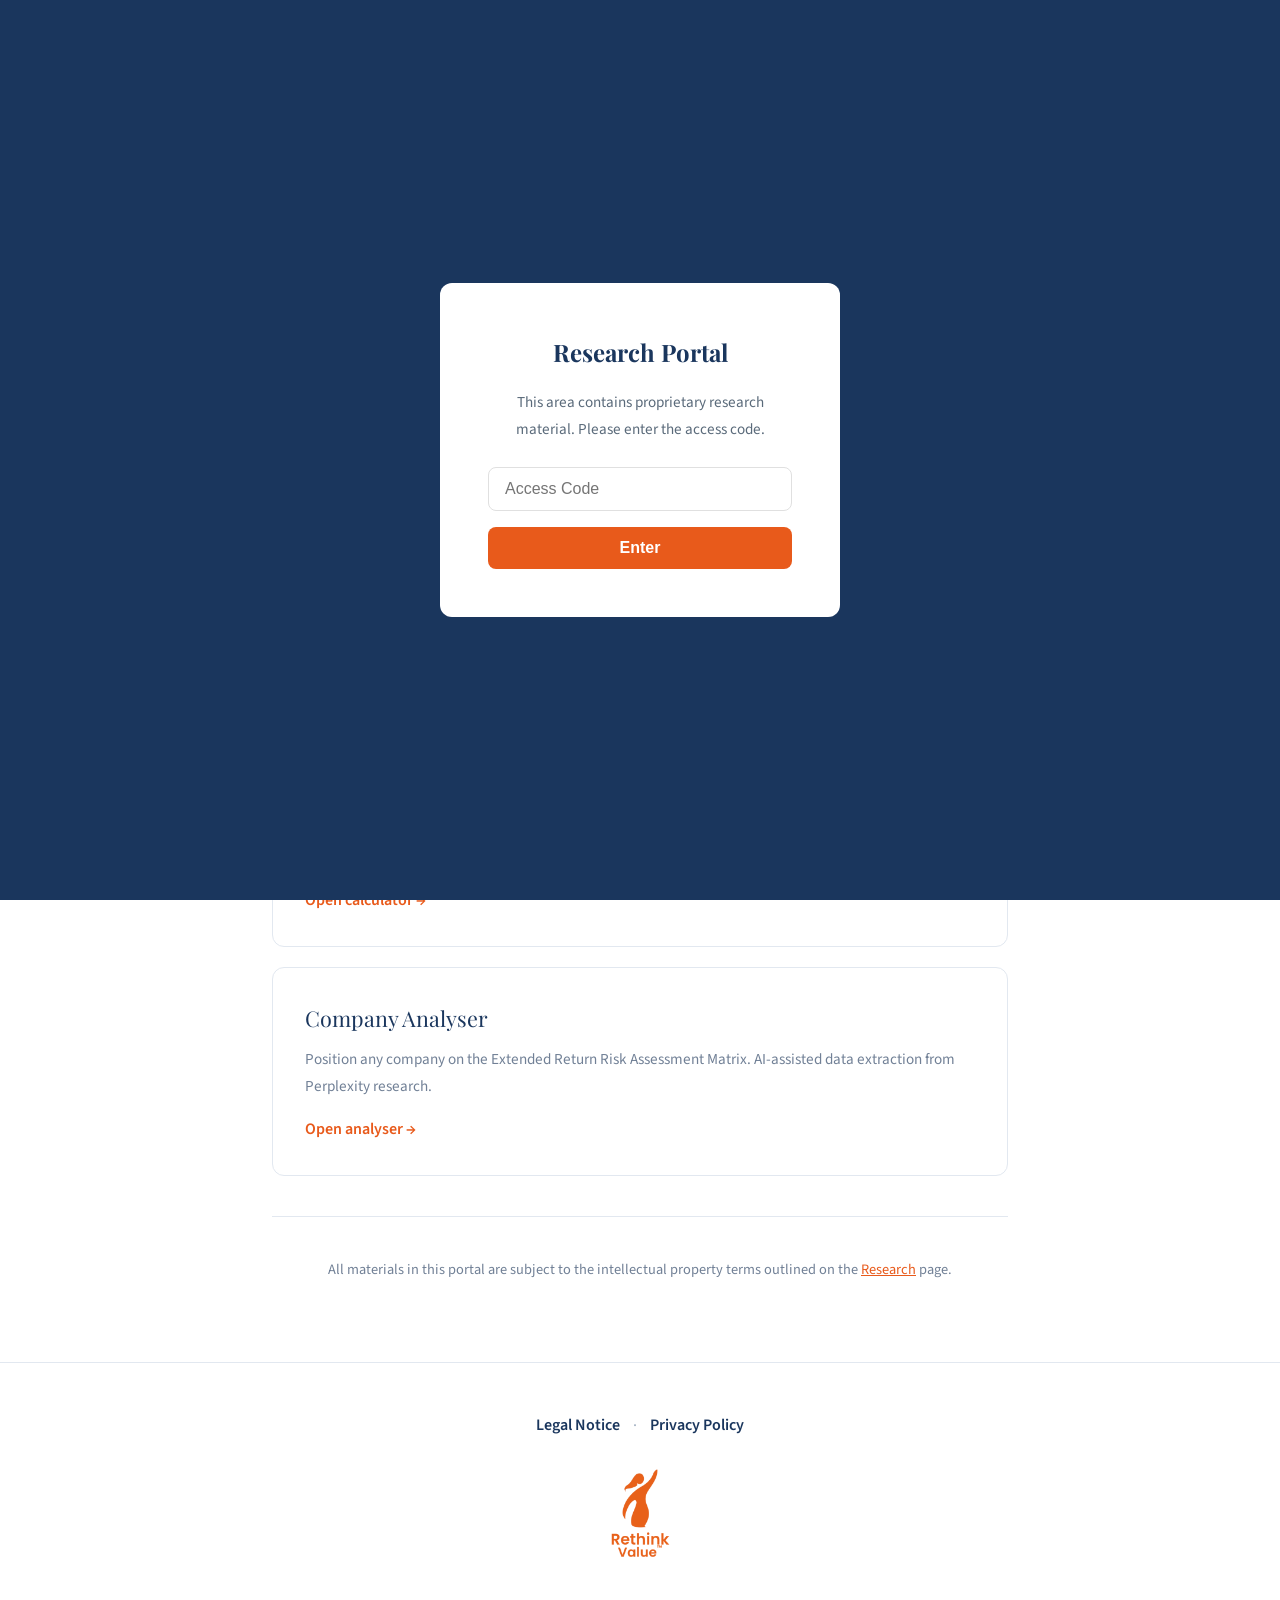
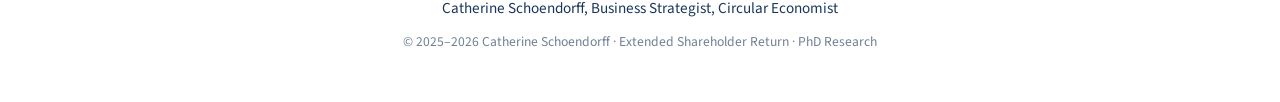
<file: portal.html>
<!DOCTYPE html>
<html lang="en">
<head>
    <meta charset="UTF-8">
    <meta name="viewport" content="width=device-width, initial-scale=1.0">
    <title>Research Portal | Rethink Value™</title>
    <link rel="preconnect" href="https://fonts.googleapis.com">
    <link rel="preconnect" href="https://fonts.gstatic.com" crossorigin>
    <link href="https://fonts.googleapis.com/css2?family=Playfair+Display:wght@400;500&family=Source+Sans+3:wght@400;600&display=swap" rel="stylesheet">
    <style>
        :root {
            --navy: #1a365d;
            --orange: #E85A1B;
            --white: #ffffff;
            --border: #e2e8f0;
            --text-light: #718096;
        }

        * { margin: 0; padding: 0; box-sizing: border-box; }

        body {
            font-family: 'Source Sans 3', sans-serif;
            color: var(--navy);
            background: var(--white);
            line-height: 1.75;
        }

        /* Navigation */
        nav {
            position: fixed;
            top: 0;
            left: 0;
            right: 0;
            z-index: 100;
            padding: 1rem 2rem;
            background: var(--white);
            box-shadow: 0 2px 10px rgba(0,0,0,0.1);
        }

        .nav-inner {
            max-width: 1200px;
            margin: 0 auto;
            display: flex;
            justify-content: space-between;
            align-items: center;
        }

        .logo {
            display: flex;
            align-items: center;
            gap: 0.75rem;
            text-decoration: none;
        }

        .logo-icon {
            width: 80px;
            height: auto;
        }

        .nav-links {
            display: flex;
            list-style: none;
            gap: 1.25rem;
        }

        .nav-links a {
            text-decoration: none;
            color: var(--navy);
            font-weight: 600;
            font-size: 0.9rem;
            transition: color 0.2s;
            white-space: nowrap;
        }

        .nav-links a:hover,
        .nav-links a.active {
            color: var(--orange);
        }

        /* Hamburger Menu */
        .nav-toggle {
            display: none;
            flex-direction: column;
            justify-content: center;
            align-items: center;
            width: 32px;
            height: 32px;
            background: none;
            border: none;
            cursor: pointer;
            padding: 0;
            z-index: 200;
        }

        .nav-toggle span {
            display: block;
            width: 24px;
            height: 2px;
            background: var(--navy);
            margin: 3px 0;
            transition: transform 0.3s ease, opacity 0.3s ease;
        }

        .nav-toggle.open span:nth-child(1) {
            transform: rotate(45deg) translate(5px, 5px);
        }

        .nav-toggle.open span:nth-child(2) {
            opacity: 0;
        }

        .nav-toggle.open span:nth-child(3) {
            transform: rotate(-45deg) translate(5px, -5px);
        }

        @media (max-width: 900px) {
            nav {
                padding: 1rem 1.5rem;
            }

            .nav-toggle {
                display: flex;
            }

            .nav-links {
                position: fixed;
                top: 0;
                right: -280px;
                width: 280px;
                height: 100vh;
                background: var(--navy);
                flex-direction: column;
                padding: 5rem 2rem 2rem;
                gap: 0;
                transition: right 0.3s ease;
                box-shadow: -5px 0 20px rgba(0,0,0,0.15);
            }

            .nav-links.open {
                right: 0;
            }

            .nav-links li {
                border-bottom: 1px solid rgba(255,255,255,0.1);
            }

            .nav-links a {
                color: #ffffff;
                display: block;
                padding: 1rem 0;
                font-size: 1rem;
            }

            .nav-links a:hover,
            .nav-links a.active {
                color: var(--orange);
            }

            .logo-icon {
                width: 60px;
            }
        }

        /* Portal Content */
        .portal-page {
            max-width: 800px;
            margin: 0 auto;
            padding: 140px 2rem 5rem;
        }

        @media (max-width: 600px) {
            .portal-page {
                padding: 120px 1.5rem 3rem;
            }
        }

        .portal-page h1 {
            font-family: 'Playfair Display', serif;
            font-size: 2.25rem;
            font-weight: 400;
            color: var(--navy);
            margin-bottom: 0.5rem;
        }

        @media (max-width: 600px) {
            .portal-page h1 {
                font-size: 1.75rem;
            }
        }

        .portal-intro {
            color: var(--text-light);
            font-size: 1.05rem;
            margin-bottom: 2.5rem;
        }

        .portal-grid {
            display: grid;
            grid-template-columns: 1fr;
            gap: 1.25rem;
        }

        .portal-card {
            display: block;
            background: var(--white);
            border: 1px solid var(--border);
            border-radius: 12px;
            padding: 2rem;
            text-decoration: none;
            transition: all 0.3s ease;
        }

        .portal-card:hover {
            border-color: var(--orange);
            box-shadow: 0 4px 20px rgba(232, 90, 27, 0.15);
            transform: translateY(-2px);
        }

        .portal-card h2 {
            font-family: 'Playfair Display', serif;
            font-size: 1.35rem;
            font-weight: 400;
            color: var(--navy);
            margin-bottom: 0.5rem;
        }

        .portal-card p {
            color: var(--text-light);
            font-size: 0.95rem;
            margin: 0;
        }

        .portal-card .arrow {
            display: inline-block;
            color: var(--orange);
            font-weight: 600;
            margin-top: 1rem;
            transition: transform 0.2s;
        }

        .portal-card:hover .arrow {
            transform: translateX(5px);
        }

        .divider {
            border: none;
            border-top: 1px solid var(--border);
            margin: 2.5rem 0;
        }

        /* Footer */
        footer {
            background: var(--white);
            border-top: 1px solid var(--border);
            padding: 3rem 2rem;
            text-align: center;
        }

        .footer-legal {
            margin-bottom: 1.5rem;
            font-size: 1rem;
            color: var(--navy);
        }

        .footer-legal a {
            color: var(--navy);
            text-decoration: none;
            font-weight: 600;
            transition: color 0.2s;
        }

        .footer-legal a:hover {
            color: var(--orange);
        }

        .footer-legal span {
            margin: 0 0.6rem;
            color: #a0aec0;
        }

        .footer-logo {
            display: flex;
            flex-direction: column;
            align-items: center;
            gap: 0.25rem;
            margin-bottom: 1.5rem;
        }

        .footer-logo img {
            width: 80px;
            height: auto;
            margin-bottom: 0.5rem;
        }

        .footer-author {
            font-size: 0.95rem;
            color: var(--navy);
            margin-bottom: 0.5rem;
        }

        .footer-meta {
            font-size: 0.85rem;
            color: var(--text-light);
        }
    </style>
</head>
<body>
    <!-- Password Protection Overlay -->
    <div id="passwordOverlay">
        <div class="password-box">
            <h2>Research Portal</h2>
            <p>This area contains proprietary research material. Please enter the access code.</p>
            <input type="password" id="passwordInput" placeholder="Access Code">
            <button id="submitBtn">Enter</button>
            <p id="errorMsg">Incorrect access code</p>
        </div>
    </div>

    <style>
        #passwordOverlay {
            position: fixed;
            top: 0;
            left: 0;
            width: 100%;
            height: 100%;
            background: #1a365d;
            z-index: 99999;
            display: flex;
            align-items: center;
            justify-content: center;
        }
        #passwordOverlay.hidden {
            display: none;
        }
        .password-box {
            background: white;
            padding: 3rem;
            border-radius: 12px;
            text-align: center;
            max-width: 400px;
            margin: 1rem;
        }
        .password-box h2 {
            font-family: 'Playfair Display', serif;
            color: #1a365d;
            margin: 0 0 1rem 0;
            font-size: 1.5rem;
        }
        .password-box p {
            color: #5a6a7a;
            margin-bottom: 1.5rem;
            font-size: 0.95rem;
        }
        .password-box input {
            width: 100%;
            padding: 0.75rem 1rem;
            border: 1px solid #e0e0e0;
            border-radius: 8px;
            font-size: 1rem;
            margin-bottom: 1rem;
        }
        .password-box button {
            width: 100%;
            padding: 0.75rem 1rem;
            background: #E85A1B;
            color: white;
            border: none;
            border-radius: 8px;
            font-size: 1rem;
            font-weight: 600;
            cursor: pointer;
        }
        .password-box button:hover {
            background: #d14e15;
        }
        #errorMsg {
            color: #e53e3e;
            margin-top: 1rem;
            margin-bottom: 0;
            font-size: 0.9rem;
            display: none;
        }
        #errorMsg.show {
            display: block;
        }
    </style>

    <script>
        (function() {
            var overlay = document.getElementById('passwordOverlay');
            var input = document.getElementById('passwordInput');
            var btn = document.getElementById('submitBtn');
            var err = document.getElementById('errorMsg');
            
            // Check if already authenticated
            if (sessionStorage.getItem('portalAuth') === 'true') {
                overlay.classList.add('hidden');
            }
            
            function tryPassword() {
                if (input.value === 'RV2026') {
                    sessionStorage.setItem('portalAuth', 'true');
                    sessionStorage.setItem('mechanicsAuth', 'true');
                    sessionStorage.setItem('calculatorAuth', 'true');
                    sessionStorage.setItem('examplesAuth', 'true');
                    overlay.classList.add('hidden');
                } else {
                    err.classList.add('show');
                    input.value = '';
                }
            }
            
            btn.onclick = tryPassword;
            input.onkeypress = function(e) {
                if (e.key === 'Enter') tryPassword();
            };
        })();
    </script>

    <nav id="nav">
        <div class="nav-inner">
            <a href="index.html" class="logo">
                <img src="images/Rethink%20Value%20Logo%20Final.png" class="logo-icon" alt="Rethink Value">
            </a>
            <button class="nav-toggle" id="navToggle" aria-label="Toggle menu">
                <span></span>
                <span></span>
                <span></span>
            </button>
            <ul class="nav-links" id="navLinks">
                <li><a href="index.html">Why TRS and Beyond</a></li>
                <li><a href="formulas.html">How It Works</a></li>
                <li><a href="research.html">Research</a></li>
                <li><a href="portal.html" class="active">Portal</a></li>
            </ul>
        </div>
    </nav>

    <main class="portal-page">
        <h1>Research Portal</h1>
        <p class="portal-intro">Access proprietary research materials, case studies, and analytical tools.</p>

        <div class="portal-grid">
            <a href="mechanics.html" class="portal-card">
                <h2>Framework Mechanics</h2>
                <p>Detailed governance logic, capital discipline gates, and vesting mechanics for extended shareholder return.</p>
                <span class="arrow">View mechanics →</span>
            </a>

            <a href="examples.html" class="portal-card">
                <h2>Case Examples</h2>
                <p>Capital stewardship in practice across European incumbents. Sector-specific case studies with TR²S and TR³S calculations.</p>
                <span class="arrow">View examples →</span>
            </a>

            <a href="calculator.html" class="portal-card">
                <h2>Extended Return Calculator</h2>
                <p>Interactive tool for calculating TRS, TR²S, and TR³S. Includes capital discipline assessment and CEO compensation scenarios.</p>
                <span class="arrow">Open calculator →</span>
            </a>

            <a href="analyzer.html" class="portal-card">
                <h2>Company Analyser</h2>
                <p>Position any company on the Extended Return Risk Assessment Matrix. AI-assisted data extraction from Perplexity research.</p>
                <span class="arrow">Open analyser →</span>
            </a>
        </div>

        <hr class="divider">

        <p style="color: var(--text-light); font-size: 0.9rem; text-align: center;">
            All materials in this portal are subject to the intellectual property terms outlined on the <a href="research.html" style="color: var(--orange);">Research</a> page.
        </p>
    </main>

    <footer>
        <div class="footer-legal">
            <a href="impressum.html">Legal Notice</a>
            <span>&middot;</span>
            <a href="datenschutz.html">Privacy Policy</a>
        </div>
        <div class="footer-logo">
            <img src="images/Rethink%20Value%20Logo%20Final.png" alt="Rethink Value Logo">
        </div>
        <p class="footer-author">Catherine Schoendorff, Business Strategist, Circular Economist</p>
        <p class="footer-meta">&copy; 2025&ndash;2026 Catherine Schoendorff &middot; Extended Shareholder Return &middot; PhD Research</p>
    </footer>

    <script>
        // Mobile menu toggle
        const navToggle = document.getElementById('navToggle');
        const navLinks = document.getElementById('navLinks');

        navToggle.addEventListener('click', () => {
            navToggle.classList.toggle('open');
            navLinks.classList.toggle('open');
        });

        // Close menu when clicking a link
        navLinks.querySelectorAll('a').forEach(link => {
            link.addEventListener('click', () => {
                navToggle.classList.remove('open');
                navLinks.classList.remove('open');
            });
        });
    </script>
</body>
</html>
</file>
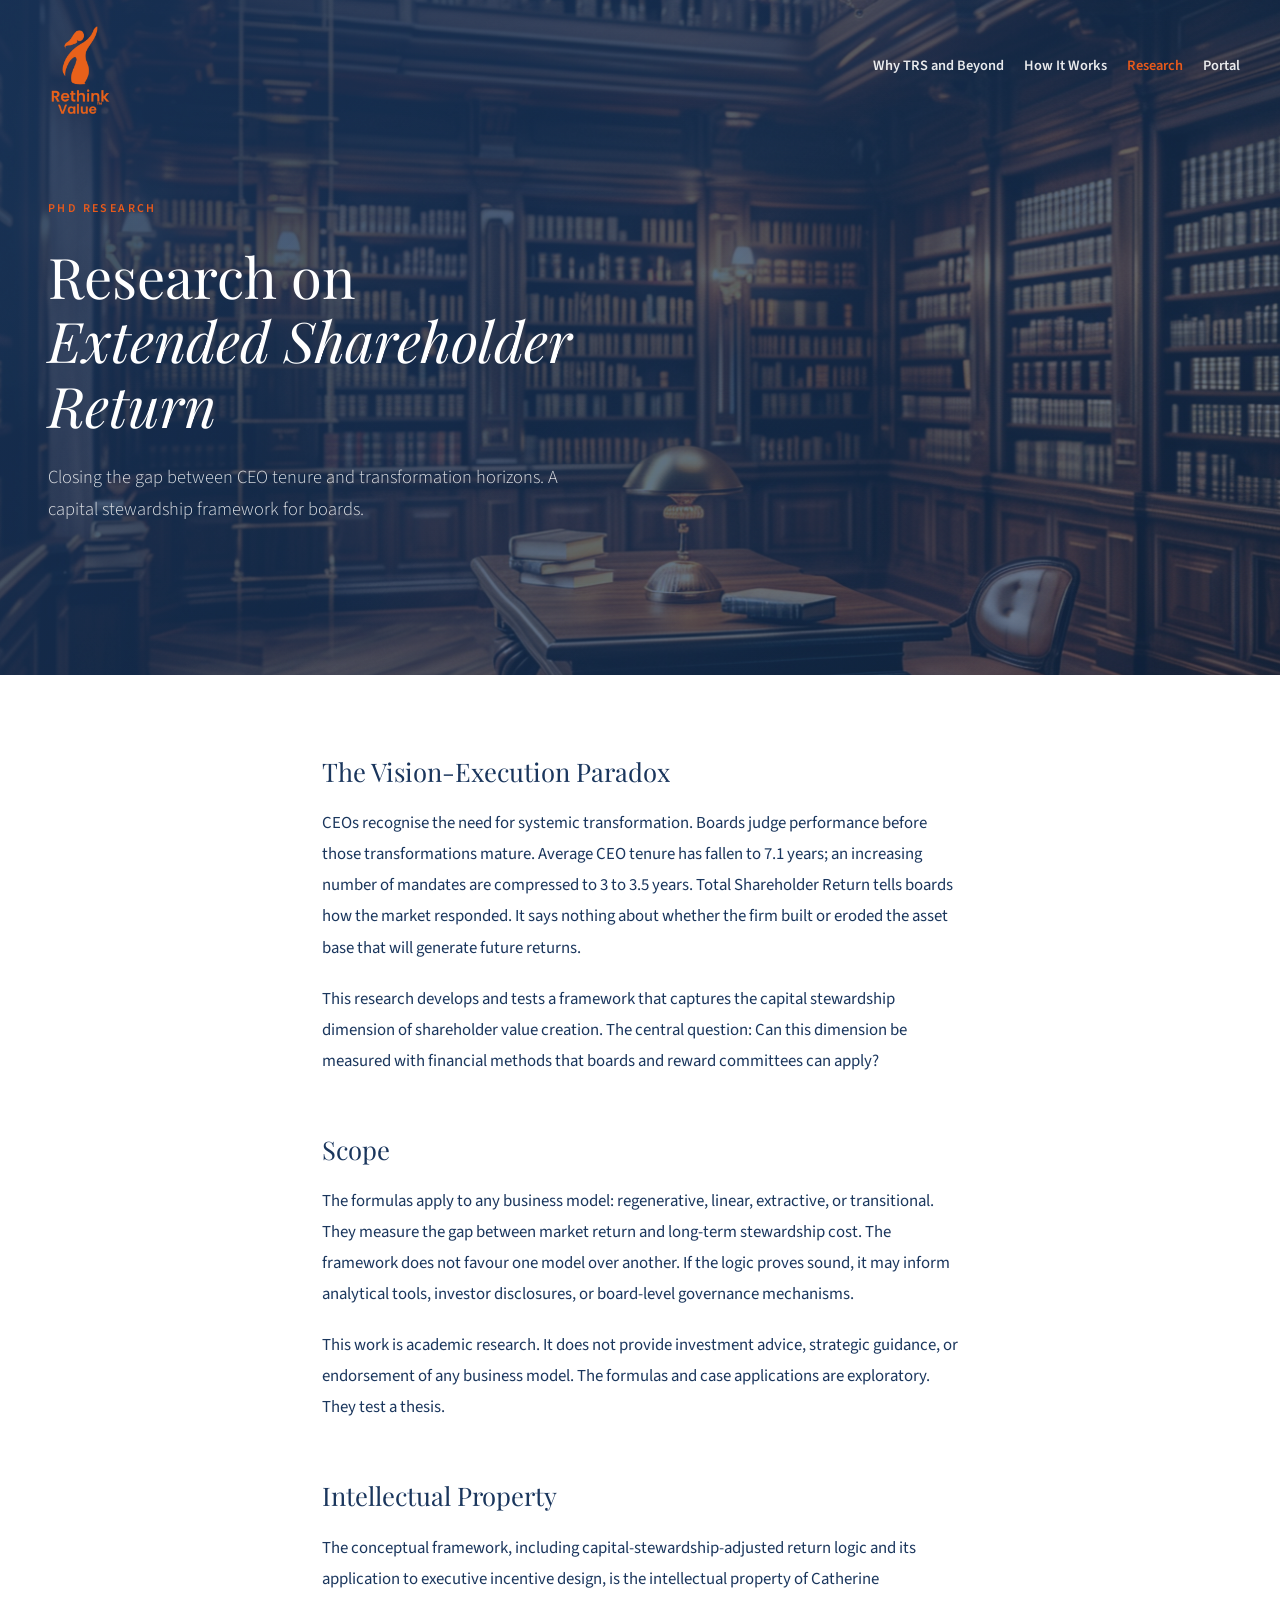
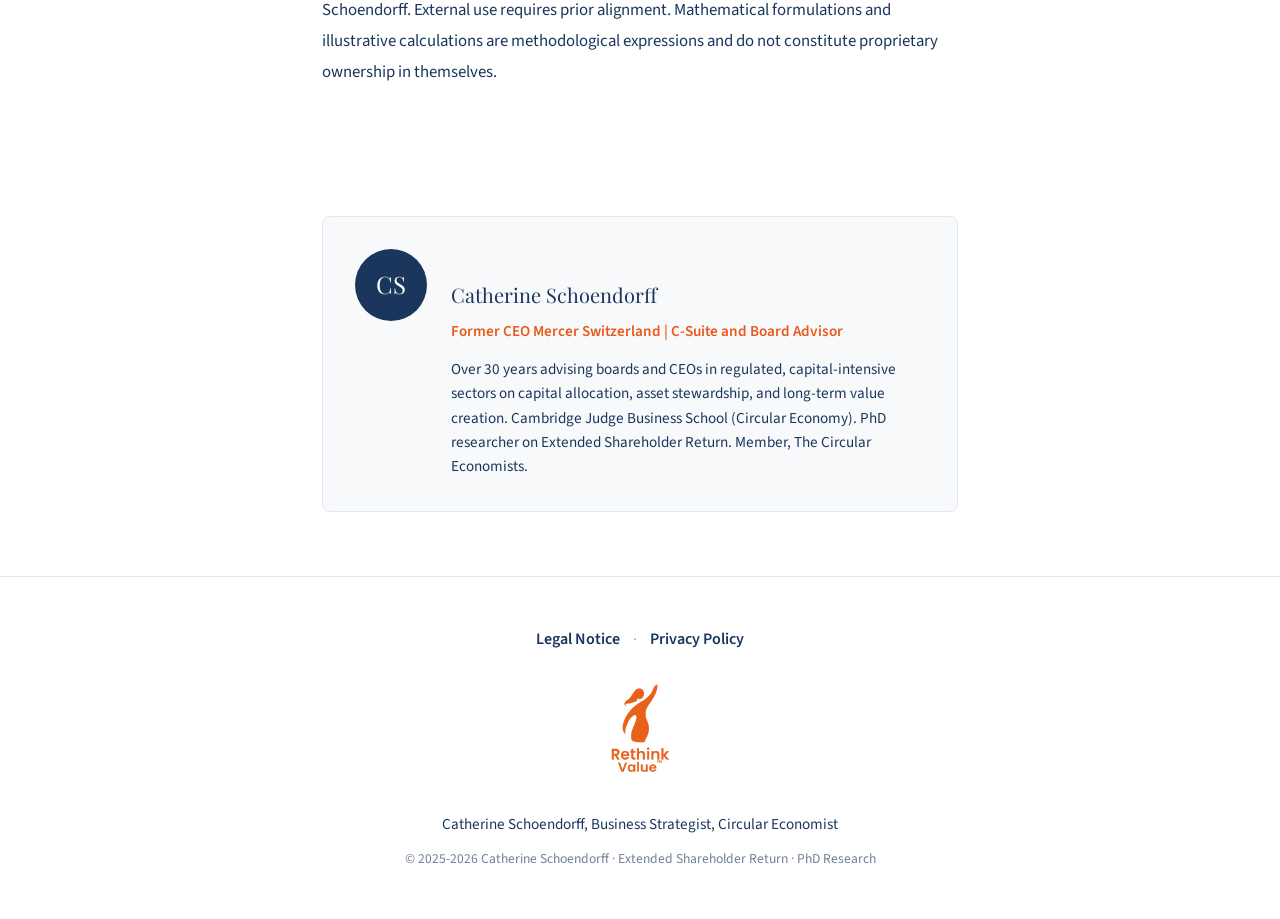
<file: research.html>
<!DOCTYPE html>
<html lang="en">
<head>
    <meta charset="UTF-8">
    <meta name="viewport" content="width=device-width, initial-scale=1.0">
    
    <!-- SEO: Title with primary keyword -->
    <title>PhD Research on Extended Shareholder Return | Rethink Value™</title>
    
    <!-- SEO: Meta description -->
    <meta name="description" content="How CEOs of European incumbent firms embed capital stewardship at the normative-strategic level. PhD research on closing the gap between CEO tenure and transformation horizons.">
    
    <!-- SEO: Open Graph for LinkedIn/social sharing -->
    <meta property="og:title" content="PhD Research on Extended Shareholder Return | Rethink Value™">
    <meta property="og:description" content="How CEOs embed capital stewardship at the normative-strategic level to close the gap between tenure and transformation horizons.">
    <meta property="og:type" content="article">
    <meta property="og:url" content="https://catherineschoendorff.github.io/tr2s-formulas-website/research.html">
    <meta property="og:image" content="https://catherineschoendorff.github.io/tr2s-formulas-website/images/u7742118559_Interior_of_an_elegant_19th_century_European_priv_e7eebf27-a78e-4e87-9019-28624e0891d6_0.png">
    
    <!-- SEO: Twitter Card -->
    <meta name="twitter:card" content="summary_large_image">
    <meta name="twitter:title" content="PhD Research on Extended Shareholder Return">
    <meta name="twitter:description" content="How CEOs embed capital stewardship at the normative-strategic level.">
    
    <!-- SEO: Canonical URL -->
    <link rel="canonical" href="https://catherineschoendorff.github.io/tr2s-formulas-website/research.html">
    
    <!-- SEO: Schema.org JSON-LD for E-E-A-T -->
    <script type="application/ld+json">
    {
        "@context": "https://schema.org",
        "@type": "ScholarlyArticle",
        "headline": "Research on Extended Shareholder Return",
        "description": "PhD research examining how CEOs of European incumbent firms embed regenerative circularity at the normative-strategic level to sustain competitive advantage under resource constraints.",
        "author": {
            "@type": "Person",
            "name": "Catherine Schoendorff",
            "jobTitle": "C-Suite and Board Advisor, Capital Stewardship",
            "description": "Former CEO of Mercer Switzerland. Over 30 years advising boards and CEOs in regulated, capital-intensive sectors on capital allocation, asset stewardship, and long-term value creation. PhD researcher on Extended Shareholder Return.",
            "sameAs": "https://www.linkedin.com/in/ceo-strategic-advisor",
            "alumniOf": [
                {
                    "@type": "EducationalOrganization",
                    "name": "Cambridge Judge Business School",
                    "department": "Circular Economy and Sustainability Strategies"
                },
                {
                    "@type": "EducationalOrganization",
                    "name": "POBS Fernstudium",
                    "department": "Doctoral Research Program, Business Administration"
                }
            ],
            "memberOf": {
                "@type": "Organization",
                "name": "The Circular Economists"
            },
            "knowsAbout": ["Capital Stewardship", "Board-Level Strategy", "Strategic Governance", "Asset Stewardship", "CEO Compensation", "Upper Echelons Theory", "Dynamic Capabilities"]
        },
        "about": [
            "CEO Decision-Making",
            "Capital Stewardship",
            "Total Shareholder Return",
            "Resource Scarcity",
            "Normative Strategy"
        ],
        "keywords": "Extended Shareholder Return, CEO tenure, capital stewardship, normative strategy, resource scarcity, board governance, competitive advantage"
    }
    </script>
    
    <link rel="preconnect" href="https://fonts.googleapis.com">
    <link rel="preconnect" href="https://fonts.gstatic.com" crossorigin>
    <link href="https://fonts.googleapis.com/css2?family=Playfair+Display:ital,wght@0,400;0,500;0,600;1,400;1,500&family=Source+Sans+3:wght@300;400;500;600&display=swap" rel="stylesheet">
    <style>
        :root {
            --color-brand: #1a365d;
            --color-orange: #E85A1B;
            --color-white: #ffffff;
            --color-text-light: #5a6a7a;
            --color-border: #e2e8f0;
            
            --font-display: 'Playfair Display', Georgia, serif;
            --font-body: 'Source Sans 3', -apple-system, BlinkMacSystemFont, sans-serif;
        }

        * { margin: 0; padding: 0; box-sizing: border-box; }
        html { font-size: 16px; }

        body {
            font-family: var(--font-body);
            font-weight: 400;
            line-height: 1.8;
            color: var(--color-brand);
            background-color: var(--color-white);
            -webkit-font-smoothing: antialiased;
        }

        /* Navigation */
        nav {
            position: fixed;
            top: 0;
            left: 0;
            right: 0;
            padding: 1.25rem 2rem;
            z-index: 1000;
            background: transparent;
            transition: background 0.3s ease, box-shadow 0.3s ease;
        }

        nav.scrolled {
            background: var(--color-white);
            box-shadow: 0 2px 10px rgba(0,0,0,0.1);
        }

        .nav-inner {
            max-width: 1200px;
            margin: 0 auto;
            display: flex;
            justify-content: space-between;
            align-items: center;
        }

        .logo {
            display: flex;
            align-items: center;
            text-decoration: none;
        }

        .logo-icon {
            width: 80px;
            height: auto;
        }

        /* Hamburger Menu */
        .hamburger {
            display: none;
            flex-direction: column;
            justify-content: space-between;
            width: 28px;
            height: 20px;
            cursor: pointer;
            z-index: 1001;
        }

        .hamburger span {
            display: block;
            height: 2px;
            width: 100%;
            background: #ffffff;
            transition: all 0.3s ease;
        }

        nav.scrolled .hamburger span {
            background: var(--color-brand);
        }

        .hamburger.active span:nth-child(1) {
            transform: rotate(45deg) translate(6px, 6px);
        }

        .hamburger.active span:nth-child(2) {
            opacity: 0;
        }

        .hamburger.active span:nth-child(3) {
            transform: rotate(-45deg) translate(6px, -6px);
        }

        .nav-links {
            display: flex;
            list-style: none;
            gap: 1.25rem;
        }

        .nav-links a {
            text-decoration: none;
            color: rgba(255, 255, 255, 0.9);
            font-weight: 600;
            font-size: 0.9rem;
            transition: color 0.2s;
            white-space: nowrap;
        }

        /* Hide mobile CTA on desktop */
        .nav-cta-item {
            display: none;
        }

        nav.scrolled .nav-links a {
            color: var(--color-brand);
        }

        .nav-links a:hover,
        .nav-links a.active {
            color: var(--color-orange);
        }

        /* Mobile Navigation */
        @media (max-width: 900px) {
            .hamburger {
                display: flex;
            }

            .nav-links {
                position: fixed;
                top: 0;
                right: -100%;
                width: 280px;
                height: auto;
                max-height: 100vh;
                background: var(--color-brand);
                flex-direction: column;
                padding: 5rem 2rem 2.5rem;
                gap: 0;
                transition: right 0.3s ease;
                box-shadow: -5px 0 20px rgba(0,0,0,0.2);
                border-radius: 0 0 0 12px;
            }

            .nav-links.active {
                right: 0;
            }

            .nav-links li {
                border-bottom: 1px solid rgba(255,255,255,0.1);
            }

            .nav-links a {
                display: block;
                padding: 1rem 0;
                color: #ffffff !important;
                font-size: 1rem;
            }

            .nav-links a:hover,
            .nav-links a.active {
                color: #E85A1B !important;
            }

            /* Mobile Nav CTA Button */
            .nav-cta-item {
                display: block !important;
                border-bottom: none !important;
                padding-top: 1.5rem;
                margin-top: 0.5rem;
            }

            .nav-cta-button {
                display: block;
                background: var(--color-orange) !important;
                color: #ffffff !important;
                padding: 1rem 2rem !important;
                border-radius: 8px;
                text-align: center;
                font-weight: 600;
                font-size: 1.1rem;
            }

            .nav-cta-button:hover {
                background: #d14f15 !important;
                color: #ffffff !important;
            }
        }

        /* Hero */
        .hero {
            position: relative;
            width: 100%;
            height: 75vh;
            min-height: 500px;
            overflow: hidden;
        }

        .hero-background {
            position: absolute;
            top: 0;
            left: 0;
            width: 100%;
            height: 100%;
            z-index: 1;
        }

        .hero-background img {
            width: 100%;
            height: 100%;
            object-fit: cover;
            transform: scale(1);
            transform-origin: center center;
            animation: slowZoom 25s ease-out forwards;
        }

        @keyframes slowZoom {
            0% { transform: scale(1.0); }
            100% { transform: scale(1.15); }
        }

        .hero-overlay {
            position: absolute;
            top: 0;
            left: 0;
            width: 100%;
            height: 100%;
            background: linear-gradient(
                135deg,
                rgba(26, 54, 93, 0.88) 0%,
                rgba(26, 54, 93, 0.75) 40%,
                rgba(26, 54, 93, 0.55) 100%
            );
            z-index: 2;
        }

        .hero-content {
            position: relative;
            z-index: 3;
            height: 100%;
            display: flex;
            flex-direction: column;
            justify-content: center;
            max-width: 700px;
            padding: 6rem 3rem 3rem;
        }

        @media (max-width: 900px) {
            .hero-content {
                justify-content: flex-start;
                padding-top: 140px;
            }
        }

        .category {
            font-family: var(--font-body);
            font-size: 0.75rem;
            font-weight: 600;
            letter-spacing: 0.2em;
            text-transform: uppercase;
            color: var(--color-orange);
            margin-bottom: 1.5rem;
            opacity: 0;
            animation: fadeInUp 1s ease-out 0.5s forwards;
        }

        .hero-content h1 {
            font-family: var(--font-display);
            font-size: clamp(2.5rem, 5vw, 3.5rem);
            font-weight: 400;
            line-height: 1.15;
            color: var(--color-white);
            margin-bottom: 1.5rem;
            opacity: 0;
            animation: fadeInUp 1s ease-out 0.8s forwards;
        }

        .hero-content h1 em {
            font-style: italic;
        }

        .hero-intro {
            font-family: var(--font-body);
            font-size: 1.15rem;
            font-weight: 300;
            line-height: 1.75;
            color: rgba(255, 255, 255, 0.85);
            max-width: 550px;
            opacity: 0;
            animation: fadeInUp 1s ease-out 1.1s forwards;
        }

        @keyframes fadeInUp {
            0% { opacity: 0; transform: translateY(25px); }
            100% { opacity: 1; transform: translateY(0); }
        }

        /* Content */
        .content {
            max-width: 700px;
            margin: 0 auto;
            padding: 5rem 2rem;
        }

        .section {
            margin-bottom: 3.5rem;
        }

        .section:last-child {
            margin-bottom: 0;
        }

        h2 {
            font-family: var(--font-display);
            font-size: 1.6rem;
            font-weight: 400;
            color: #1a365d;
            margin-bottom: 1.25rem;
            line-height: 1.3;
        }

        h3 {
            font-family: var(--font-body);
            font-size: 1.05rem;
            font-weight: 600;
            color: #1a365d;
            margin-top: 1.75rem;
            margin-bottom: 0.75rem;
        }

        p {
            font-family: var(--font-body);
            font-size: 1.05rem;
            font-weight: 400;
            line-height: 1.85;
            color: #1a365d;
            margin-bottom: 1.25rem;
        }

        p:last-child {
            margin-bottom: 0;
        }

        .emphasis {
            font-style: italic;
            color: var(--color-text-light);
        }

        ul {
            margin: 1.5rem 0;
            padding-left: 1.5rem;
        }

        li {
            font-family: var(--font-body);
            font-size: 1.05rem;
            line-height: 1.85;
            color: #1a365d;
            margin-bottom: 0.6rem;
        }

        .content a {
            color: var(--color-orange);
            text-decoration: none;
        }

        .content a:hover {
            text-decoration: underline;
        }

        /* Tiles Section */
        .tiles-section {
            margin-top: 3.5rem;
            margin-bottom: 3.5rem;
        }

        .tiles-row {
            display: grid;
            grid-template-columns: repeat(3, 1fr);
            gap: 1.5rem;
        }

        @media (max-width: 900px) {
            .tiles-row {
                grid-template-columns: 1fr;
            }
        }

        .tile-button {
            display: flex;
            align-items: center;
            width: 100%;
            min-height: 140px;
            background: #1a365d;
            color: #ffffff;
            font-family: var(--font-display);
            font-size: 1.25rem;
            font-weight: 400;
            line-height: 1.4;
            padding: 1.5rem 2rem;
            border-radius: 8px;
            border: none;
            cursor: pointer;
            transition: background 0.2s;
            text-align: left;
        }

        .tile-button:hover {
            background: #2d4a6f;
        }

        .tile-content {
            display: none;
            padding: 2rem;
            background: #f8f9fa;
            border: 1px solid var(--color-border);
            border-radius: 8px;
            margin-top: 1.5rem;
        }

        .tile-content.active {
            display: block;
        }

        .tile-content p {
            color: #1a365d;
        }

        .tile-content h3 {
            color: #1a365d;
            margin-top: 1.5rem;
            margin-bottom: 0.75rem;
        }

        .tile-content ul {
            color: #1a365d;
        }

        /* IP Accordion */
        .ip-accordion {
            margin-top: 3.5rem;
            margin-bottom: 3.5rem;
        }

        .ip-button {
            display: flex;
            align-items: center;
            width: 100%;
            min-height: 80px;
            background: #1a365d;
            color: #ffffff;
            font-family: var(--font-display);
            font-size: 1.25rem;
            font-weight: 400;
            line-height: 1.4;
            padding: 1.5rem 2rem;
            border-radius: 8px;
            cursor: pointer;
            list-style: none;
            transition: background 0.2s;
        }

        .ip-button::-webkit-details-marker {
            display: none;
        }

        .ip-accordion[open] .ip-button {
            border-radius: 8px 8px 0 0;
        }

        .ip-button:hover {
            background: #2d4a6f;
        }

        .ip-content {
            padding: 2rem;
            background: #f8f9fa;
            border: 1px solid var(--color-border);
            border-top: none;
            border-radius: 0 0 8px 8px;
        }

        .ip-content p {
            color: #1a365d;
        }

        .divider {
            height: 1px;
            background: var(--color-border);
            margin: 1.5rem 0;
        }

        /* Author Section (E-E-A-T) */
        .author-section {
            max-width: 700px;
            margin: 0 auto;
            padding: 3rem 2rem 4rem;
        }

        .author-card {
            background: #f8f9fa;
            border: 1px solid var(--color-border);
            border-radius: 8px;
            padding: 2rem;
            display: flex;
            gap: 1.5rem;
            align-items: flex-start;
        }

        .author-avatar {
            width: 72px;
            height: 72px;
            border-radius: 50%;
            background: var(--color-brand);
            display: flex;
            align-items: center;
            justify-content: center;
            flex-shrink: 0;
        }

        .author-avatar span {
            font-family: var(--font-display);
            font-size: 1.5rem;
            color: var(--color-white);
        }

        .author-info h3 {
            font-family: var(--font-display);
            font-size: 1.25rem;
            font-weight: 400;
            color: var(--color-brand);
            margin-bottom: 0.25rem;
        }

        .author-title {
            font-size: 0.95rem;
            color: var(--color-orange);
            font-weight: 600;
            margin-bottom: 0.75rem;
        }

        .author-bio {
            font-size: 0.95rem;
            line-height: 1.6;
            color: var(--color-brand);
        }

        @media (max-width: 600px) {
            .author-card {
                flex-direction: column;
                text-align: center;
                align-items: center;
            }
        }

        /* Footer */
        footer {
            background: #ffffff;
            border-top: 1px solid #e2e8f0;
            padding: 3rem 2rem;
            text-align: center;
        }

        .footer-legal {
            margin-bottom: 1.5rem;
            font-size: 1rem;
            color: #1a365d;
        }

        .footer-legal a {
            color: #1a365d;
            text-decoration: none;
            font-weight: 600;
            transition: color 0.2s;
        }

        .footer-legal a:hover {
            color: #E85A1B;
        }

        .footer-legal span {
            margin: 0 0.6rem;
            color: #a0aec0;
        }

        .footer-logo {
            display: flex;
            flex-direction: column;
            align-items: center;
            gap: 0.25rem;
            margin-bottom: 1.5rem;
        }

        .footer-logo img {
            width: 80px;
            height: auto;
            margin-bottom: 0.5rem;
        }

        .footer-author {
            font-size: 0.95rem;
            color: #1a365d;
            margin-bottom: 0.5rem;
        }

        .footer-meta {
            font-size: 0.85rem;
            color: #718096;
        }
    </style>
</head>
<body>
    <!-- Navigation -->
    <nav id="nav">
        <div class="nav-inner">
            <a href="index.html" class="logo">
                <img src="images/Rethink%20Value%20Logo%20Final.png" alt="Rethink Value" class="logo-icon">
            </a>
            <div class="hamburger" id="hamburger" onclick="toggleMenu()">
                <span></span>
                <span></span>
                <span></span>
            </div>
            <ul class="nav-links" id="navLinks">
                <li><a href="index.html">Why TRS and Beyond</a></li>
                <li><a href="formulas.html">How It Works</a></li>
                <li><a href="research.html" class="active">Research</a></li>
                <li><a href="portal.html">Portal</a></li>
                <li class="nav-cta-item"><a href="contact.html" class="nav-cta-button">Find Out More</a></li>
            </ul>
        </div>
    </nav>

    <section class="hero">
        <div class="hero-background">
            <img src="images/u7742118559_Interior_of_an_elegant_19th_century_European_priv_e7eebf27-a78e-4e87-9019-28624e0891d6_0.png" alt="Research Library">
        </div>
        <div class="hero-overlay"></div>
        <div class="hero-content">
            <p class="category">PhD Research</p>
            <h1>Research on<br><em>Extended Shareholder Return</em></h1>
            <p class="hero-intro">Closing the gap between CEO tenure and transformation horizons. A capital stewardship framework for boards.</p>
        </div>
    </section>

    <div class="content">
        <section class="section">
            <h2>The Vision-Execution Paradox</h2>
            <p>CEOs recognise the need for systemic transformation. Boards judge performance before those transformations mature. Average CEO tenure has fallen to 7.1 years; an increasing number of mandates are compressed to 3 to 3.5 years. Total Shareholder Return tells boards how the market responded. It says nothing about whether the firm built or eroded the asset base that will generate future returns.</p>
            <p>This research develops and tests a framework that captures the capital stewardship dimension of shareholder value creation. The central question: Can this dimension be measured with financial methods that boards and reward committees can apply?</p>
        </section>

        <section class="section">
            <h2>Scope</h2>
            <p>The formulas apply to any business model: regenerative, linear, extractive, or transitional. They measure the gap between market return and long-term stewardship cost. The framework does not favour one model over another. If the logic proves sound, it may inform analytical tools, investor disclosures, or board-level governance mechanisms.</p>
            <p>This work is academic research. It does not provide investment advice, strategic guidance, or endorsement of any business model. The formulas and case applications are exploratory. They test a thesis.</p>
        </section>

        <section class="section">
            <h2>Intellectual Property</h2>
            <p>The conceptual framework, including capital-stewardship-adjusted return logic and its application to executive incentive design, is the intellectual property of Catherine Schoendorff. External use requires prior alignment. Mathematical formulations and illustrative calculations are methodological expressions and do not constitute proprietary ownership in themselves.</p>
        </section>
    </div>

    <!-- Author Section (E-E-A-T Signal) -->
    <section class="author-section">
        <div class="author-card">
            <div class="author-avatar">
                <span>CS</span>
            </div>
            <div class="author-info">
                <h3>Catherine Schoendorff</h3>
                <p class="author-title">Former CEO Mercer Switzerland | C-Suite and Board Advisor</p>
                <p class="author-bio">Over 30 years advising boards and CEOs in regulated, capital-intensive sectors on capital allocation, asset stewardship, and long-term value creation. Cambridge Judge Business School (Circular Economy). PhD researcher on Extended Shareholder Return. Member, The Circular Economists.</p>
            </div>
        </div>
    </section>

    <!-- Footer -->
    <footer>
        <div class="footer-legal">
            <a href="impressum.html">Legal Notice</a>
            <span>&middot;</span>
            <a href="datenschutz.html">Privacy Policy</a>
        </div>
        <div class="footer-logo">
            <img src="images/Rethink%20Value%20Logo%20Final.png" alt="Rethink Value Logo">
        </div>
        <p class="footer-author">Catherine Schoendorff, Business Strategist, Circular Economist</p>
        <p class="footer-meta">&copy; 2025-2026 Catherine Schoendorff &middot; Extended Shareholder Return &middot; PhD Research</p>
    </footer>

    <script>
        // Nav scroll
        window.onscroll = function() {
            document.getElementById('nav').className = window.scrollY > 50 ? 'scrolled' : '';
        };

        // Hamburger menu toggle
        function toggleMenu() {
            document.getElementById('hamburger').classList.toggle('active');
            document.getElementById('navLinks').classList.toggle('active');
        }

        // Close menu when clicking a link
        document.querySelectorAll('.nav-links a').forEach(link => {
            link.addEventListener('click', () => {
                document.getElementById('hamburger').classList.remove('active');
                document.getElementById('navLinks').classList.remove('active');
            });
        });

        // Tile content toggle
        function toggleContent(id) {
            const content = document.getElementById('content-' + id);
            const allContents = document.querySelectorAll('.tile-content');
            
            // Close all other contents
            allContents.forEach(c => {
                if (c.id !== 'content-' + id) {
                    c.classList.remove('active');
                }
            });
            
            // Toggle clicked content
            content.classList.toggle('active');
        }
    </script>
</body>
</html>
</file>
